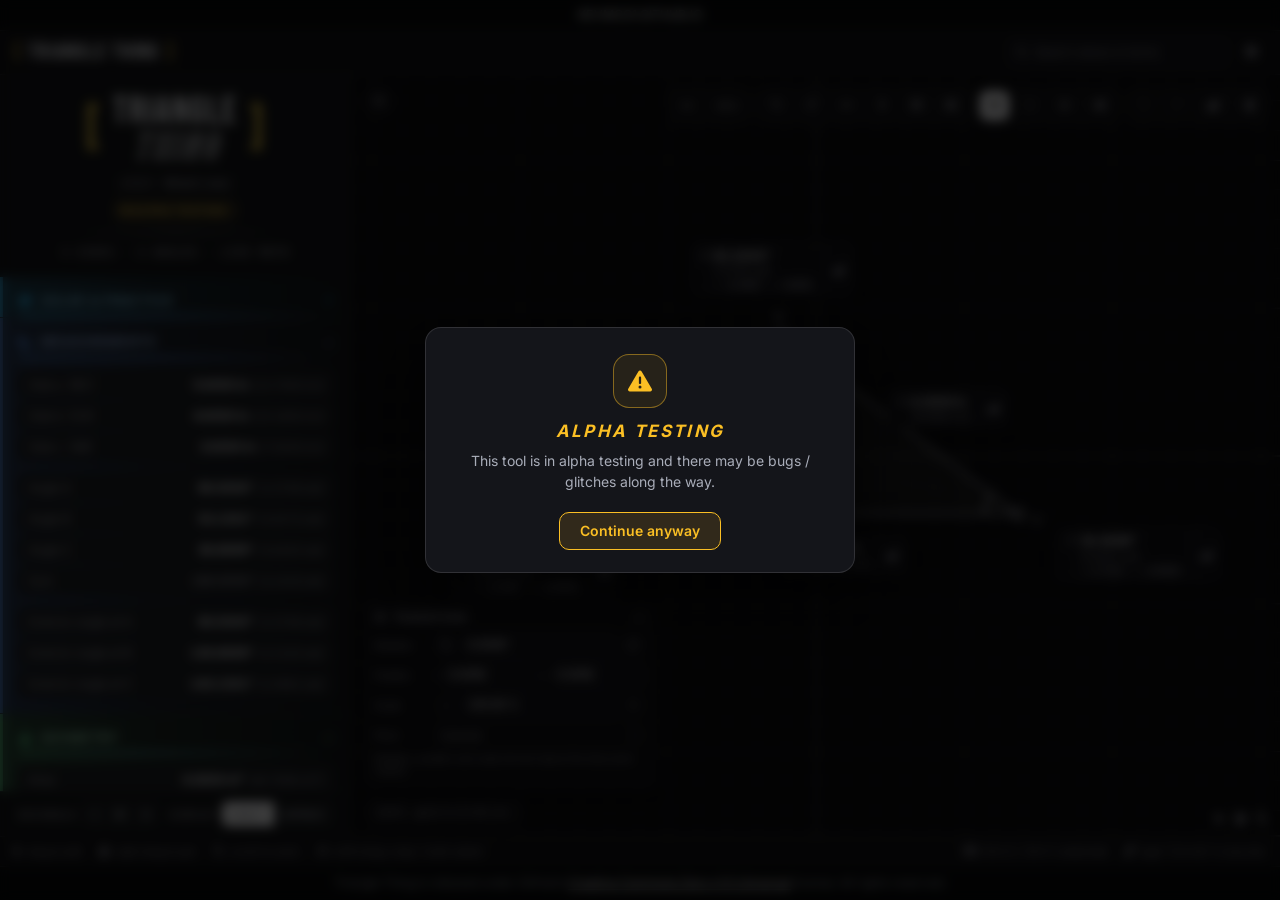
<file: index.html>
<!DOCTYPE html>
<html lang="en">
<head>
<link rel="stylesheet" href="fonts/fonts.css">
<link rel="preload" href="fonts/inter-latin-400-normal.woff2" as="font" type="font/woff2" crossorigin>

<meta charset="utf-8">
<meta name="robots" content="noai, noimageai">
<meta name="viewport" content="width=device-width,initial-scale=1,viewport-fit=cover">
<meta name="theme-color" content="#101013">
<meta name="mobile-web-app-capable" content="yes">
<meta name="apple-mobile-web-app-capable" content="yes">
<meta name="apple-mobile-web-app-status-bar-style" content="black-translucent">
<meta name="apple-mobile-web-app-title" content="Triangle">
<meta name="description" content="Drag a triangle and see every number, instantly checked.">
<link rel="icon" type="image/png" sizes="192x192" href="icon-192.png">
<link rel="manifest" href="manifest.webmanifest">
<link rel="apple-touch-icon" href="apple-touch-icon.png">
<script>
/* Which kind of device is this? Decided before anything paints, so the right layout is there from the first frame.
   mobile = a phone (or ?mobile=1): the whole page becomes an app with a bottom tab bar and sheets.
   touch  = any touch screen, tablets included: bigger handles and pinch / two-finger gestures, on top of whichever layout fits. */
(function () {
  var d = document.documentElement, u = navigator.userAgent, q = /[?&]mobile=(\d)/.exec(location.search);
  var coarse = (window.matchMedia && matchMedia("(pointer:coarse)").matches) || navigator.maxTouchPoints > 1;
  var phoneUA = /iPhone|iPod|Android.*Mobile|Mobile.*Android|Windows Phone/i.test(u);
  var small = Math.min(screen.width, screen.height) <= 600;
  var mobile = q ? q[1] === "1" : (phoneUA || (coarse && small));
  var touch = q ? q[1] === "1" : (coarse || phoneUA);
  if (mobile) d.classList.add("mobile");
  if (touch) d.classList.add("touch");
  window.__mobile = mobile; window.__touch = touch;
})();
</script>
<title>Triangle Thing</title>
<link rel="stylesheet" href="fa/css/all.min.css">
<link rel="stylesheet" href="icon_motion.css">
<link rel="preload" href="fa/webfonts/fa-solid-900.woff2" as="font" type="font/woff2" crossorigin>
<style>
:root{
  --bg:#0b0b0d; --header:#101013; --footer:#101013;
  --panel:#0f0f12; --panel-2:#131317; --pill:#111115;
  --line:#232328; --line-2:#2e2e35;
  --txt:#f2f2f4; --txt-2:#a0a0aa; --txt-3:#8c8c96;
  --accent:#ffffff; --accent-ink:#0b0b0d;
  /* palette restricted to grayscale + the three primaries (red / green / blue) */
  --violet:#c9a0ff; --orange:#ffb066;
  --red:#ff5c5c; --red-dim:#ff8a8a; --green:#46d160; --green-dim:#7ee08a; --blue:#4ea1ff; --blue-dim:#7fb8ff;
  --lock:var(--red); --lock-ink:#2a0d0d;
  --ease:cubic-bezier(.32,.72,.28,1);
  --cat-0:rgba(255,92,92,.07); --cat-1:rgba(70,209,96,.07); --cat-2:rgba(78,161,255,.07);
  --cat-3:rgba(160,160,168,.08); --cat-4:rgba(70,209,96,.12); --cat-5:rgba(78,161,255,.12); --cat-6:rgba(160,160,168,.12);
}
*{box-sizing:border-box;margin:0;padding:0}
html,body{height:100%;overflow:hidden}
body{
  font-family:'Inter',-apple-system,BlinkMacSystemFont,'Segoe UI',sans-serif;
  background:var(--bg);color:var(--txt);font-size:13px;font-weight:400;
  -webkit-font-smoothing:antialiased;user-select:none;
  display:flex;flex-direction:column;
}
input,button,select{font-family:inherit}
::-webkit-scrollbar{width:9px;height:9px}
::-webkit-scrollbar-track{background:transparent}
::-webkit-scrollbar-thumb{background:var(--line-2);border-radius:5px;border:2px solid var(--panel)}

.tbtn,#navtoggle,.stepper button,.pill .lockbtn,.sec-head,.chip,.pill,.iconbtn,.menu-item,.row.clickable{
  transition:background-color .17s var(--ease),color .17s var(--ease),border-color .17s var(--ease),
             box-shadow .17s var(--ease),opacity .17s var(--ease),transform .12s var(--ease);
}
.tbtn:active:not([disabled]),#navtoggle:active,.stepper button:active,.pill .lockbtn:active,.iconbtn:active{transform:scale(.88)}
/* keyboard focus: anything without a ring of its own gets one, and the clickable rows / headers (now reachable with Tab) and the value boxes show it too */
:where(button,a,input,select,textarea):focus-visible{outline:2px solid #5b93ea;outline-offset:2px}
.row.clickable:focus-visible,.trow:focus-visible,.sec-head:focus-visible{outline:2px solid #5b93ea;outline-offset:-2px;border-radius:6px}
.pill:focus-within{box-shadow:0 0 0 2px #5b93ea}
.tbtn:focus-visible,#navtoggle:focus-visible,.stepper button:focus-visible{outline:none;box-shadow:0 0 0 2px var(--bg),0 0 0 3px var(--txt-3)}

/* ---------------- Header / Footer ---------------- */
#appHeader{
  flex:0 0 44px;height:44px;background:var(--header);border-bottom:1px solid var(--line);
  display:flex;align-items:center;gap:10px;padding:0 14px;z-index:30;
}
#appHeader .flexgap{flex:1}
#searchWrap{position:relative;width:220px}
#searchWrap i{position:absolute;left:9px;top:50%;transform:translateY(-50%);font-size:10px;color:var(--txt-3)}
#searchBox{
  width:100%;height:28px;background:var(--panel-2);border:1px solid var(--line-2);border-radius:6px;
  color:var(--txt);font-size:11.5px;padding:0 10px 0 26px;outline:0;
}
#searchBox:focus{border-color:var(--txt-3)}
#searchBox::placeholder{color:var(--txt-3)}
.iconbtn{
  width:28px;height:28px;background:transparent;border:1px solid transparent;border-radius:6px;
  color:var(--txt-2);cursor:pointer;font-size:12px;display:grid;place-items:center;
}
.iconbtn:hover{background:var(--panel-2);color:var(--txt);border-color:var(--line-2)}

#appFooter{
  flex:0 0 30px;height:30px;background:var(--footer);border-top:1px solid var(--line);
  display:flex;align-items:center;padding:0 14px;gap:16px;z-index:30;font-size:10.5px;color:var(--txt-3);
}
#appFooter .fgap{flex:1}
.foot-ico{display:flex;align-items:center;gap:6px}
.foot-ico i{font-size:11px;color:var(--txt-3)}

#appBody{flex:1;min-height:0;display:flex;overflow:hidden}

/* ---------------- Sidebar ---------------- */
#sidebar{
  width:352px;flex:0 0 352px;height:100%;background:var(--panel);border-right:1px solid var(--line);
  display:flex;flex-direction:column;overflow:hidden;
}
.side-scroll{flex:1;overflow-y:auto;overflow-x:hidden;padding-bottom:24px}

/* Logo at the top left (same mark as Shop Tool Sim): bracketed two-line stack, solid line on top, outlined italic line below */
.hdr-logo{margin:0;display:flex;align-items:center;gap:.3em;font-family:'Bebas Neue','Inter',sans-serif;font-size:22px;font-weight:400;line-height:1;letter-spacing:.08em;white-space:nowrap;color:#e4e6ea;padding-top:2px;user-select:none}
.hdr-logo i{font-style:normal;color:#e8c547;opacity:.85}
.logo-stack{display:flex;flex-direction:column;align-items:center;gap:.06em}
.logo-top{display:block;white-space:nowrap}
.logo-bot{display:block;font-style:italic;text-transform:uppercase;letter-spacing:.2em;text-indent:.2em;color:#6d737c;white-space:nowrap}
@supports (-webkit-text-stroke:1px black){ .logo-bot{color:transparent;-webkit-text-stroke:.9px #e4e6ea} }
.logo-brk{display:block;font-size:1.55em;line-height:.78;color:#e8c547;opacity:.85}

.sec{border-bottom:1px solid var(--line);position:relative}
.sec::before{content:"";position:absolute;inset:0;background:var(--tint);pointer-events:none;z-index:0}
.sec.cat-0{--tint:var(--cat-0)} .sec.cat-1{--tint:var(--cat-1)} .sec.cat-2{--tint:var(--cat-2)}
.sec.cat-3{--tint:var(--cat-3)} .sec.cat-4{--tint:var(--cat-4)} .sec.cat-5{--tint:var(--cat-5)} .sec.cat-6{--tint:var(--cat-6)}
.sec-head,.sec-body{position:relative;z-index:1}
.sec-head{display:flex;align-items:center;gap:9px;padding:11px 14px;cursor:pointer;color:var(--txt-2)}
.sec-head:hover{background:rgba(128,128,128,.06)}
.sec-head i.ico{font-size:11px;width:13px;text-align:center;color:var(--txt-3)}
.sec-head span{flex:1;font-size:10.5px;font-weight:600;letter-spacing:.13em;text-transform:uppercase}
.sec-head i.chev{font-size:9px;color:var(--txt-3);transition:transform .22s var(--ease)}
.sec.collapsed i.chev{transform:rotate(-90deg)}
/* collapse animates max-height, driven from JS with the section's real
   measured height (see toggleSection) — grid-template-rows transitions
   between fr tracks are unreliable across engines, so this is the
   version that actually animates smoothly everywhere */
.sec-collapse{overflow:hidden;max-height:2000px;transition:max-height .32s var(--ease)}
.sec-body{padding:2px 14px 12px;display:flex;flex-direction:column;gap:2px}
.sec.searchhide{display:none}

.card{
  background:var(--panel-2);border:1px solid var(--line);border-radius:8px;padding:8px 10px;
}
.row{display:flex;align-items:baseline;gap:8px;padding:3.5px 2px;font-size:12px;border-radius:5px}
.row.withicon{align-items:center}
.row.clickable{cursor:pointer}
.row.clickable:hover{background:rgba(128,128,128,.09)}
.row.rowhide{display:none}
.row .k{color:var(--txt-3);flex:1;min-width:0;white-space:normal;overflow-wrap:break-word;text-wrap:balance;line-height:1.25}   /* a long label wraps onto a second line instead of being cut off */
.row .v{color:var(--txt);font-variant-numeric:tabular-nums;font-weight:500;letter-spacing:-.01em;text-align:right;white-space:nowrap}
.row .v .alt{color:var(--txt-3);font-size:10.5px;font-weight:400;margin-left:3px}
.row .v.dim{color:var(--txt-2);font-weight:400}
.row.hl .v{color:var(--txt)}

.tblock{margin-top:4px}
.tblock .thdr{display:grid;grid-template-columns:1fr repeat(3,52px);gap:4px;padding:2px 2px 5px;border-bottom:1px solid var(--line);margin-bottom:3px}
.tblock .thdr span{font-size:9.5px;letter-spacing:.1em;text-transform:uppercase;color:var(--txt-3);font-weight:600;text-align:right}
.tblock .thdr span:first-child{text-align:left}
.trow{display:grid;grid-template-columns:1fr repeat(3,52px);gap:4px;padding:3px 2px;border-radius:5px;cursor:pointer}
.trow:hover{background:rgba(128,128,128,.09)}
.trow .fn{color:var(--txt-3);font-size:11px;text-align:left}
.trow .c{color:var(--txt);font-weight:500;font-size:11px;text-align:right;font-variant-numeric:tabular-nums}

.chip-row{display:flex;gap:6px;flex-wrap:wrap;margin-top:6px}
.chip{font-size:10px;letter-spacing:.06em;text-transform:uppercase;font-weight:500;padding:3px 8px;border:1px solid var(--line-2);border-radius:20px;color:var(--txt-2)}
.chip.on{background:var(--txt);color:var(--bg);border-color:var(--txt)}

.side-foot{flex:0 0 auto;border-top:1px solid var(--line);padding:9px 14px;display:flex;align-items:center;gap:10px;flex-wrap:wrap}
.pf-group{display:flex;align-items:center;gap:6px}
.pf-lbl{font-size:9.5px;letter-spacing:.08em;text-transform:uppercase;color:var(--txt-3)}
.stepper{display:flex;align-items:center;gap:1px}
.stepper button{width:20px;height:20px;background:var(--panel-2);border:1px solid var(--line-2);color:var(--txt-2);cursor:pointer;font-size:9px;display:grid;place-items:center}
.stepper button:first-child{border-radius:5px 0 0 5px}
.stepper button:last-child{border-radius:0 5px 5px 0}
.stepper button:hover{background:var(--line);color:var(--txt)}
.stepper .val{width:22px;height:20px;display:grid;place-items:center;background:var(--panel-2);border-top:1px solid var(--line-2);border-bottom:1px solid var(--line-2);font-size:10.5px;font-variant-numeric:tabular-nums}
.toggle2{display:flex;border:1px solid var(--line-2);border-radius:6px;overflow:hidden}
.toggle2 button{height:22px;padding:0 8px;background:var(--panel-2);border:0;color:var(--txt-2);font-size:9.5px;letter-spacing:.06em;text-transform:uppercase;cursor:pointer}
.toggle2 button.on{background:var(--txt);color:var(--bg)}
.toggle2 button+button{border-left:1px solid var(--line-2)}

/* ---------------- Stage ---------------- */
#stage{flex:1;display:flex;flex-direction:column;min-width:0;overflow:hidden}
#viewport{position:relative;flex:1;min-height:0;overflow:hidden}
canvas{position:absolute;inset:0;width:100%;height:100%;display:block;touch-action:none}
#overlay{position:absolute;inset:0;pointer-events:none}
/* view-only fades the chrome out instead of display:none-ing it in one
   frame. visibility flips only AFTER the fade-out finishes (and at once
   on the way back in), so hidden controls can't be clicked or tabbed to,
   yet the fade itself is still visible. The sidebar and the explanation
   panel don't fade — they slide shut via JS (see setViewOnly), since
   they're real layout that the canvas has to resize into. */
#overlay,#toolbar,#navtoggle,#zoomtag{transition:opacity .3s var(--ease),visibility 0s linear 0s}
body.view-only #overlay,body.view-only #toolbar,body.view-only #navtoggle,body.view-only #zoomtag{
  opacity:0;visibility:hidden;pointer-events:none;
  transition:opacity .3s var(--ease),visibility 0s linear .3s;
}
#appHeader,#appFooter{transition:opacity .35s var(--ease)}
body.view-only #appHeader,body.view-only #appFooter{opacity:.35}
body.view-only #viewport{cursor:default}
/* the only control left reachable in view-only mode: a way back out of it */
#exitViewOnly{
  position:absolute;top:12px;right:12px;z-index:6;display:flex;height:29px;padding:0 12px;align-items:center;gap:7px;
  background:var(--panel);border:1px solid var(--line-2);border-radius:7px;color:var(--txt-2);cursor:pointer;font-size:11px;
  opacity:0;visibility:hidden;transform:translateY(-4px);
  transition:opacity .25s var(--ease),transform .25s var(--ease),visibility 0s linear .25s,background-color .17s var(--ease),color .17s var(--ease);
}
#exitViewOnly:hover{background:var(--panel-2);color:var(--txt)}
body.view-only #exitViewOnly{
  opacity:1;visibility:visible;transform:none;
  transition:opacity .3s var(--ease) .15s,transform .3s var(--ease) .15s,visibility 0s linear 0s,background-color .17s var(--ease),color .17s var(--ease);
}

/* ---------------- Pills ---------------- */
.pill{position:absolute;pointer-events:auto;display:flex;align-items:stretch;background:var(--pill);border:1px solid var(--line-2);border-radius:8px;transform:translate(-50%,-50%);box-shadow:0 4px 16px rgba(0,0,0,.35)}
.pill:hover{border-color:var(--txt-3)}
.pill{touch-action:none;cursor:grab}
.pill input{cursor:text}
.pill .lockbtn{cursor:pointer}
.pill.dragging,.pill.dragging input{cursor:grabbing;user-select:none;-webkit-user-select:none}
.pill.dragging{z-index:7;border-color:var(--txt);box-shadow:0 8px 24px rgba(0,0,0,.55)}
.pill-body{display:flex;flex-direction:column;justify-content:center;padding:4px 0 5px;min-height:36px}
.pill-main{display:flex;align-items:center;height:16px}
.pill .tag{padding:0 5px 0 9px;font-size:10.5px;font-weight:600;color:var(--txt-3);font-style:italic;display:flex;align-items:center;height:100%}
.pill input{background:transparent;border:0;outline:0;color:var(--txt);font:500 12px 'Inter',sans-serif;letter-spacing:-.01em;padding:0;width:74px}
.pill-alt{padding:1px 9px 0 22px;font-size:10px;line-height:12px;color:var(--txt-3);white-space:nowrap}
.pill-coord{display:flex;gap:5px;padding:2px 9px 0 22px}
.pill-coord input{width:38px;font-size:10px;color:var(--txt-2);border-bottom:1px dashed var(--line-2)}
.pill-coord span{font-size:9px;color:var(--txt-3);align-self:center}
.pill .lockbtn{width:27px;background:transparent;border:0;border-left:1px solid var(--line-2);border-radius:0 7px 7px 0;color:var(--txt-3);cursor:pointer;font-size:10px;display:grid;place-items:center}
.pill .lockbtn:hover{background:var(--panel-2);color:var(--txt)}

/* the locked outline draws itself as two arcs that start at opposite
   corners (top-left, bottom-right) and race around to meet each other.
   Sized in real pixels every frame (viewBox == the pill's own box) so
   the rounded corners are true circles, matching the pill's own
   border-radius exactly — no stretched/oval corners, no stray sharp
   rectangle showing through the rounded one. */
/* the ring sits ON the pill's 1px border, not inside it: the svg is
   stretched over the whole border box (inset:-1px), and the stroke's
   outer edge is placed exactly on that box's edge (see RING). Drawn
   inside the border instead, the gray border stayed visible as a dark
   line all the way around the red. */
.lockring{position:absolute;top:-1px;left:-1px;width:calc(100% + 2px);height:calc(100% + 2px);pointer-events:none;overflow:visible}
.lockring rect{fill:none;stroke:var(--lock);stroke-width:2.25}
.lockring rect.draw{opacity:0}
.lockring rect.rot{transform-box:fill-box;transform-origin:center;transform:rotate(180deg)}

.pill.locked{box-shadow:0 4px 16px rgba(0,0,0,.35)}
/* ring fully drawn (not mid draw-in/undraw): the border underneath goes
   red as well, so no gray antialiasing fringe can show at the corners */
.pill.ring-full,.pill.ring-full:hover{border-color:var(--lock)}
.pill.locked .tag{color:var(--lock)}
.pill.locked .lockbtn{color:var(--lock);border-left-color:var(--lock)}
.pill.locked .lockbtn:hover{background:rgba(255,92,92,.15)}
.pill.conflict{border-style:dashed}
.pill .warn{display:none;padding:0 6px 0 2px;font-size:10px;color:var(--txt-2)}
.pill.conflict .warn{display:block;color:var(--lock)}
.pill.active{border-color:var(--txt)}
.pill.selected{box-shadow:0 0 0 2px var(--blue),0 4px 16px rgba(0,0,0,.35)}

/* ---------------- Toolbar ---------------- */
#toolbar{position:absolute;top:12px;right:12px;display:flex;gap:6px;z-index:5;flex-wrap:wrap;justify-content:flex-end;max-width:70vw}
.tbtn{height:29px;min-width:29px;padding:0 8px;background:var(--panel);border:1px solid var(--line-2);border-radius:7px;color:var(--txt-2);cursor:pointer;font-size:11px;display:flex;align-items:center;justify-content:center;gap:6px;opacity:.95}
.tbtn:hover:not([disabled]){background:var(--panel-2);color:var(--txt);border-color:var(--txt-3)}
.tbtn.on{background:var(--txt);color:var(--bg);border-color:var(--txt)}
.tbtn.on:hover{opacity:.85}
.tbtn[disabled]{opacity:.3;cursor:default}
.tbtn .t{font-size:9.5px;font-weight:600;letter-spacing:.08em}
.tgroup{display:flex;gap:6px;background:rgba(128,128,128,.06);border:1px solid var(--line);border-radius:8px;padding:3px}

#navtoggle{position:absolute;top:12px;left:12px;z-index:5;height:29px;width:29px;background:var(--panel);border:1px solid var(--line-2);border-radius:7px;color:var(--txt-2);cursor:pointer;font-size:11px;display:grid;place-items:center}
#navtoggle:hover{background:var(--panel-2);color:var(--txt)}

#cornerHints{position:absolute;right:12px;bottom:10px;z-index:4;display:flex;gap:10px;align-items:center;pointer-events:none}
#cornerHints .h{display:flex;align-items:center;gap:5px;color:var(--txt-3);font-size:10px;background:rgba(20,20,24,.001)}
#cornerHints i{font-size:12px}
#zoomtag{
  position:absolute;left:12px;bottom:10px;z-index:4;font-size:10.5px;color:var(--txt-2);font-variant-numeric:tabular-nums;pointer-events:none;
  background:var(--panel);border:1px solid var(--line-2);border-radius:7px;padding:5px 10px;
  box-shadow:0 4px 16px rgba(0,0,0,.3);white-space:nowrap;
}

/* ---------------- Explanation panel ---------------- */
/* a real docked panel — a flex child of #stage, not an overlay floating
   on top of the canvas. Opening it actually shrinks the viewport (the
   canvas resizes to make room), and its height is driven from JS
   (see setPanelOpen) so the resize happens smoothly, frame by frame,
   instead of the canvas snapping once the CSS transition finishes. */
.modal-backdrop{
  flex:0 0 auto;height:0;overflow:hidden;
  display:flex;flex-direction:column;
  background:var(--panel);border-top:1px solid var(--line-2);
  box-shadow:0 -8px 34px rgba(0,0,0,.35);
}
.modal{flex:1;display:flex;flex-direction:column;min-height:0;overflow:hidden}
.modal-head{flex:0 0 auto;display:flex;align-items:center;gap:10px;padding:11px 14px;border-bottom:1px solid var(--line)}
.modal-head h2{font-size:13px;font-weight:600;flex:1}
.modal-body{overflow-y:auto;min-height:0}
.modal-body{padding:14px 16px;font-size:12.5px;line-height:1.7;color:var(--txt-2);user-select:text}
.modal-body .big{display:flex;gap:14px;margin-bottom:12px}
.modal-body .bigv{flex:1;position:relative;background:var(--panel-2);border:1px solid var(--line);border-radius:8px;padding:9px 11px}
.modal-body .bigv .lbl{font-size:9.5px;letter-spacing:.08em;text-transform:uppercase;color:var(--txt-3);margin-bottom:3px}
.modal-body .bigv .num{font-size:15px;color:var(--txt);font-weight:600;font-variant-numeric:tabular-nums;padding-right:24px}
.modal-body p{margin-bottom:8px;color:var(--txt-2)}

/* readable, color-coded equations with real fraction bars */
.eqn{background:var(--panel-2);border:1px solid var(--line);border-radius:8px;padding:13px 14px;font-size:14.5px}
.eqn-line{display:flex;align-items:center;flex-wrap:wrap;row-gap:6px;gap:0;min-height:30px;padding:8px 0;line-height:1.9;color:var(--txt-2)}
.eqn-line+.eqn-line{border-top:1px dashed var(--line)}
/* the actual formula/text content, as a single flex item — see the
   comment on EL/BOXED/NOTE for why this wrapper has to exist at all */
.eqn-line .eqn-content{flex:1 1 auto;min-width:0}
/* copy-to-clipboard, on every equation line and every big value */
.copy-btn{
  flex:0 0 auto;margin:0 0 0 auto;width:24px;height:22px;
  border:1px solid var(--line-2);background:var(--panel);border-radius:5px;
  color:var(--txt-3);cursor:pointer;font-size:10px;display:grid;place-items:center;
}
.copy-btn:hover{background:var(--panel-2);color:var(--txt);border-color:var(--txt-3)}
.copy-btn.copied{color:var(--green);border-color:var(--green)}
.copy-btn-bigv{position:absolute;top:7px;right:7px;margin:0;width:20px;height:20px;font-size:9px}
/* the line that states the final, fully-resolved answer gets its own box */
.eqn-line.eqn-final{
  margin:10px 0 2px;padding:10px 13px;border:1.5px solid var(--txt-2);border-radius:7px;
  background:rgba(128,128,128,.08);color:var(--txt);font-weight:600;
}
.eqn-line.eqn-final+.eqn-line{border-top:0}
/* a short aside explaining WHY a unit/representation conversion is
   happening right here (deg→rad, etc.) — reads as prose, not as a
   formula step, so it's set apart from the eqn-line rhythm around it */
.eqn-line.eqn-note{
  font-style:italic;font-size:.86em;line-height:1.5;color:var(--txt-3);
  padding:6px 0;min-height:0;gap:8px;
}
.eqn-line.eqn-note i{flex:0 0 auto;font-size:.95em;opacity:.8}
.frac{display:inline-flex;flex-direction:column;vertical-align:middle;text-align:center;margin:0 5px;line-height:1.3;font-size:.92em}
.frac .num{border-bottom:1.4px solid var(--txt-3);padding:0 4px 2px;white-space:nowrap}
.frac .den{padding:2px 4px 0;white-space:nowrap}
.op{color:var(--txt-3);margin:0 2px}
.var{font-weight:700;padding:0 1px}
/* every colored variable or number points at something on the triangle
   when clicked — a slight lift on hover says so */
.eqn .var[class*="var-"],.eqn .numv[class*="var-"],.bigv .var[class*="var-"]{cursor:pointer;border-radius:3px}
.eqn .var[class*="var-"]:hover,.eqn .numv[class*="var-"]:hover,.bigv .var[class*="var-"]:hover{background:rgba(78,161,255,.22)}
/* uncolored values that still map to something drawable (an altitude's
   length, a trig construction's opposite/adjacent leg, a center point) */
.eqn .hlv{cursor:pointer;border-radius:3px;text-decoration:underline dotted;text-underline-offset:3px;text-decoration-color:var(--txt-3)}
.eqn .hlv:hover{background:rgba(78,161,255,.22)}
/* whatever value is currently lit up on the canvas */
.eqn .hl-on,.bigv .hl-on{background:rgba(78,161,255,.26);box-shadow:0 0 0 1px var(--blue);border-radius:3px}
/* .numv MUST be declared before the .var-X color rules below. Every
   substituted number carries BOTH classes ("numv var-a"), and since
   both are single-class selectors of equal specificity, CSS breaks the
   tie by source order — whichever is declared LAST wins. With .numv
   declared first, the .var-X color rules (declared after) correctly
   win and the number gets colored; get this backwards and every single
   substituted value silently renders in plain default text with no
   visible error anywhere — exactly the bug that was here before. */
.numv{font-variant-numeric:tabular-nums;color:var(--txt)}
.eqn sub{font-size:.7em;line-height:0}
/* a/A, b/B, c/C each share one primary hue (dim for the side, full for
   the angle). R, r, s and Area aren't tied to one particular side or
   vertex, so they can't borrow red/green/blue — but plain gray text is
   indistinguishable from ordinary unstyled copy, so each gets its own
   chip (a light background + border) instead of relying on a subtle
   text-color difference nobody can actually see. */
.var-a{color:var(--red-dim)} .var-b{color:var(--green-dim)} .var-c{color:var(--blue-dim)}
.var-A{color:var(--red)} .var-B{color:var(--green)} .var-C{color:var(--blue)}
.var-sin{color:var(--violet)} .var-cos{color:var(--orange)}
.var-R,.var-r,.var-s,.var-area{
  color:var(--txt);border-radius:4px;padding:0 4px;margin:0 1px;
  border:1px solid var(--chip-border);background:var(--chip-bg);
}
.var-R{--chip-bg:rgba(255,255,255,.16);--chip-border:rgba(255,255,255,.4)}
.var-r{--chip-bg:rgba(255,255,255,.10);--chip-border:rgba(255,255,255,.28);border-style:dashed}
.var-s{--chip-bg:transparent;--chip-border:var(--txt-2)}
.var-area{--chip-bg:rgba(255,255,255,.10);--chip-border:rgba(255,255,255,.28)}
.expandable{cursor:pointer;text-decoration:underline dotted;text-underline-offset:2px;text-decoration-color:var(--txt-3)}
.expandable:hover{text-decoration-color:var(--txt)}
.expandable.expanded{text-decoration:none;font-size:.92em}

/* small schematic icons that sit beside a row to show what it refers to */
.row-icon{flex:0 0 auto;width:30px;height:24px;margin-right:1px;color:var(--txt-3)}
.row-icon .hl{stroke:var(--blue)}
.settings-row{display:flex;align-items:center;gap:10px;padding:9px 0;border-bottom:1px solid var(--line)}
.settings-row:last-child{border-bottom:0}
.settings-row .lbl{flex:1;font-size:12px;color:var(--txt)}
.settings-row input[type=color]{width:32px;height:24px;border:1px solid var(--line-2);border-radius:5px;background:none;cursor:pointer;padding:0}
.menu{position:fixed;z-index:70;background:var(--panel);border:1px solid var(--line-2);border-radius:9px;box-shadow:0 10px 30px rgba(0,0,0,.4);padding:4px;min-width:130px}
.menu-item{padding:7px 10px;font-size:12px;border-radius:6px;cursor:pointer;color:var(--txt-2);display:flex;align-items:center;justify-content:space-between}
.menu-item:hover{background:var(--panel-2);color:var(--txt)}
.menu-item.on{color:var(--txt);font-weight:600}

/* ---------------- Tooltips ----------------
   Pure CSS: the text lives in data-tip and is drawn by ::after, so it
   matches the app's own look instead of the browser's native title
   popup. Placement defaults to centered below the element; data-tip-pos
   picks another side, and the -start/-end variants pin the tip to one
   edge so controls hugging a screen edge don't push it off-screen.
   A short show-delay (and no delay on hide) keeps a mouse just passing
   over a row of buttons from strobing tips on and off. */
.tbtn,.iconbtn,#cornerHints .h,.expandable,.copy-btn:not(.copy-btn-bigv){position:relative}
#cornerHints .h{pointer-events:auto;cursor:default}
[data-tip]::after{
  content:attr(data-tip);position:absolute;z-index:80;pointer-events:none;
  top:calc(100% + 7px);left:50%;transform:translate(calc(-50% + var(--tip-dx,0px)),-3px);
  padding:5px 8px;border-radius:6px;white-space:nowrap;
  background:var(--panel);color:var(--txt);border:1px solid var(--line-2);
  box-shadow:0 6px 20px rgba(0,0,0,.35);
  font:500 10.5px/1.25 'Inter',sans-serif;letter-spacing:0;text-transform:none;font-style:normal;
  text-decoration:none;text-align:left;
  opacity:0;visibility:hidden;
  transition:opacity .12s var(--ease),transform .12s var(--ease),visibility 0s linear .12s;
}
[data-tip]:hover::after{
  opacity:1;visibility:visible;transform:translate(calc(-50% + var(--tip-dx,0px)),0);
  transition:opacity .15s var(--ease) .35s,transform .15s var(--ease) .35s,visibility 0s linear .35s;
}
/* never while pressed — a tip popping up mid-click just gets in the way */
[data-tip]:active::after{opacity:0;visibility:hidden;transition:none}
[data-tip-pos="bottom-end"]::after{left:auto;right:0;transform:translate(var(--tip-dx,0px),-3px)}
[data-tip-pos="bottom-end"]:hover::after{transform:translate(var(--tip-dx,0px),0)}
[data-tip-pos="bottom-start"]::after{left:0;transform:translate(var(--tip-dx,0px),-3px)}
[data-tip-pos="bottom-start"]:hover::after{transform:translate(var(--tip-dx,0px),0)}
[data-tip-pos="top"]::after{top:auto;bottom:calc(100% + 7px);transform:translate(calc(-50% + var(--tip-dx,0px)),3px)}
[data-tip-pos="top"]:hover::after{transform:translate(calc(-50% + var(--tip-dx,0px)),0)}
[data-tip-pos="top-end"]::after{top:auto;bottom:calc(100% + 7px);left:auto;right:0;transform:translate(var(--tip-dx,0px),3px)}
[data-tip-pos="top-end"]:hover::after{transform:translate(var(--tip-dx,0px),0)}
[data-tip-pos="left"]::after{top:50%;left:auto;right:calc(100% + 7px);transform:translate(3px,calc(-50% + var(--tip-dy,0px)))}
[data-tip-pos="left"]:hover::after{transform:translate(0,calc(-50% + var(--tip-dy,0px)))}
/* tipfit.js nudges a tip back on screen (--tip-dx / --tip-dy) or flips it to the other side when it would run off an edge */
[data-tip-flip="up"]::after{top:auto!important;bottom:calc(100% + 7px)!important}
[data-tip-flip="down"]::after{bottom:auto!important;top:calc(100% + 7px)!important}
/* the tip's own z-index only counts inside its element's stacking context
   (.tbtn's opacity:.95 makes one per button), so the hovered element
   itself has to rise above its siblings — or a wrapped second toolbar
   row, or the neighbouring pill, paints straight over the tip */
[data-tip]:hover{z-index:90}
/* the conflict tip is a sentence, not a label — let it wrap */
.pill[data-tip]::after{white-space:normal;width:max-content;max-width:230px}

@media (max-width:900px){
  html:not(.mobile) #sidebar{position:absolute;left:0;top:0;bottom:0;z-index:20;box-shadow:0 0 48px rgba(0,0,0,.7);width:352px}
  #searchWrap{width:140px}
}

/* ---------------- Sidebar, in the Shop Tool Sim style ---------------- */
:root{--raise:#1b1d20;--raise-2:#24272b;--side-bg:#131416;--side-line:#222428;--side-ink:#ececee;--c0:#5b93ea;--c1:#5fcf8a;--c2:#e8b547;--c3:#a78bfa;--c4:#f472b6;--c5:#fb923c;--c6:#94a3b8;--c7:#38bdf8;--c8:#facc15}
#sidebar{background:var(--side-bg);border-right:1px solid var(--side-line)}
.side-logo{flex:0 0 auto;padding:20px 18px 14px;text-align:center}
.side-logo .logo-mark{margin:0;font-family:'Bebas Neue','Inter',sans-serif;font-size:2.35rem;font-weight:400;letter-spacing:.055em;line-height:.9;color:#e4e6ea;display:flex;align-items:center;justify-content:center;gap:.28em;user-select:none}
.side-logo .logo-bot{letter-spacing:.1em;text-indent:.1em}
@supports (-webkit-text-stroke:1px black){ .side-logo .logo-bot{-webkit-text-stroke:1.4px #e4e6ea} }
.logo-rule{width:100%;max-width:210px;height:1.5px;margin:12px auto 8px;background:linear-gradient(90deg,transparent 0%,var(--side-ink) 50%,transparent 100%);opacity:.35}
.logo-foot{display:flex;align-items:center;justify-content:center;min-height:22px}
.logo-range{color:var(--txt-3);font-family:ui-monospace,SFMono-Regular,Menlo,Consolas,monospace;font-size:10.5px;font-weight:600;letter-spacing:.12em;text-transform:uppercase}
.side-scroll{padding-bottom:0}
.sec{--sc:var(--c6);border-bottom:1px solid var(--side-line);background:linear-gradient(90deg,color-mix(in srgb,var(--sc) 22%,transparent) 0%,color-mix(in srgb,var(--sc) 8%,transparent) 45%,transparent 100%);box-shadow:inset 3px 0 0 color-mix(in srgb,var(--sc) 75%,transparent)}
.sec::before{display:none}
.sec{display:flow-root}
.sec.cat-0{--sc:var(--c0)}.sec.cat-1{--sc:var(--c1)}.sec.cat-2{--sc:var(--c2)}.sec.cat-3{--sc:var(--c3)}.sec.cat-4{--sc:var(--c4)}.sec.cat-5{--sc:var(--c5)}.sec.cat-6{--sc:var(--c6)}.sec.cat-7{--sc:var(--c7)}.sec.cat-8{--sc:var(--c8)}
.sec-head{position:relative;margin:16px 18px 0;padding:0 0 9px;gap:9px;color:color-mix(in srgb,var(--sc) 55%,var(--side-ink))}
.sec-head:hover{background:transparent;color:color-mix(in srgb,var(--sc) 35%,var(--side-ink))}
.sec-head::after{content:"";position:absolute;left:0;right:0;bottom:0;height:2px;border-radius:2px;background:linear-gradient(90deg,var(--sc) 0%,color-mix(in srgb,var(--sc) 45%,#5b93ea) 42%,transparent 100%)}
.sec-head i.ico{font-size:12px;width:14px;color:var(--sc)}
.sec-head span{font-family:"Roboto","Inter",system-ui,sans-serif;font-style:italic;font-weight:700;font-size:13px;letter-spacing:.1em;line-height:1.2}
.sec-head i.chev{color:var(--sc)}
.sec-body{padding:12px 18px 16px;gap:4px}
.row{background:var(--raise);border-radius:6px;padding:6px 10px;gap:10px;font-size:12px}
.row.clickable:hover{background:var(--raise-2)}
.row .k{color:var(--txt-2)}
.row .v{font-weight:600;color:var(--side-ink)}
.row .v.dim{font-weight:500}
.tblock{margin-top:2px;background:var(--raise);border-radius:8px;padding:6px 8px}
.tblock .thdr{border-bottom-color:var(--side-line)}
.trow:hover{background:var(--raise-2)}
.trow .c{font-weight:600;color:var(--side-ink)}
.chip{border:0;border-radius:6px;background:var(--raise);color:var(--txt-2);font-weight:600;padding:5px 10px}
.chip.on{background:var(--side-ink);color:var(--side-bg)}
.side-foot{border-top:1px solid var(--side-line);padding:10px 18px;gap:12px}
.pf-lbl{font-weight:700;letter-spacing:.1em}
.stepper button{background:var(--raise);border:0;width:24px;height:24px;color:var(--txt)}
.stepper button:hover{background:var(--raise-2)}
.stepper .val{background:var(--raise);border:0;width:26px;height:24px;font-weight:600}
.toggle2{border:0;border-radius:6px;background:var(--raise)}
.toggle2 button{height:24px;background:var(--raise);font-weight:600;color:var(--txt-2)}
.toggle2 button:hover{background:var(--raise-2)}
.toggle2 button.on{background:var(--side-ink);color:var(--side-bg)}
.toggle2 button+button{border-left:0}

/* ---------------- Phone app mode (html.mobile): bottom tab bar, sheets, safe areas ---------------- */
#tabbar,#scrim,.side-license,.sheet-grab{display:none}
html.touch,html.touch body{overscroll-behavior:none;-webkit-tap-highlight-color:transparent;-webkit-touch-callout:none;touch-action:manipulation}
html.touch [data-tip]::after{display:none!important}
@supports (height:100dvh){ html.mobile,html.mobile body{height:100dvh} }
/* iOS Safari: the keyboard does not shrink the layout viewport, it pans the page and scrolls overflow:hidden boxes to reveal the focused
   box, which dragged the canvas and the labels apart. Pin the app to the visual viewport instead (--app-h / translateY set from JS). */
html.mobile.vvpin body{position:fixed;left:0;right:0;top:0;height:var(--app-h,100dvh);overflow:hidden;will-change:transform}
html.mobile{--tab-h:58px;--hdr-h:50px;--st:env(safe-area-inset-top,0px);--sb:env(safe-area-inset-bottom,0px);--sl:env(safe-area-inset-left,0px);--sr:env(safe-area-inset-right,0px)}
html.mobile body{padding-left:var(--sl);padding-right:var(--sr);background:var(--header)}
html.mobile .site-head,html.mobile .foot,html.mobile #appFooter,html.mobile #cornerHints,html.mobile #navtoggle,html.mobile #zoomtag{display:none}
html.mobile #appHeader{flex:0 0 calc(var(--hdr-h) + var(--st));height:calc(var(--hdr-h) + var(--st));padding:var(--st) 14px 0;background:var(--header)}
html.mobile .hdr-logo{font-size:19px}
html.mobile #searchWrap{display:none}
html.mobile #appHeader .iconbtn{width:42px;height:42px;font-size:15px}
html.mobile #appBody{position:relative}
html.mobile #stage{padding-bottom:calc(var(--tab-h) + var(--sb))}
html.mobile #viewport{border-radius:0}
/* the bottom tab bar */
html.mobile #tabbar{display:flex;position:fixed;left:0;right:0;bottom:0;z-index:60;height:calc(var(--tab-h) + var(--sb));padding:0 var(--sr) var(--sb) var(--sl);background:var(--header);border-top:1px solid var(--line)}
html.mobile #tabbar button{flex:1;display:flex;flex-direction:column;align-items:center;justify-content:center;gap:3px;background:transparent;border:0;color:var(--txt-3);font-size:10px;font-weight:600;letter-spacing:.04em;cursor:pointer;position:relative;padding:0}
html.mobile #tabbar button i{font-size:19px}
html.mobile #tabbar button.on{color:var(--txt)}
html.mobile #tabbar button.on::before{content:"";position:absolute;top:0;left:28%;right:28%;height:3px;border-radius:0 0 3px 3px;background:var(--blue)}
html.mobile #tabbar button:active{background:rgba(128,128,128,.12)}
html.mobile #scrim{display:block;position:fixed;inset:0;z-index:40;background:rgba(0,0,0,.5);opacity:0;visibility:hidden;transition:opacity .25s var(--ease),visibility 0s linear .25s}
html.mobile.sheet-open #scrim{opacity:1;visibility:visible;transition:opacity .25s var(--ease)}
/* the three sheets: statistics (the old sidebar), transform, and tools (the old toolbar) */
html.mobile #sidebar,html.mobile #xform,html.mobile #toolbar{position:fixed;left:var(--sl);right:var(--sr);bottom:calc(var(--tab-h) + var(--sb));width:auto;max-width:none;z-index:50;border:0;border-top:1px solid var(--line-2);border-radius:20px 20px 0 0;box-shadow:0 -12px 40px rgba(0,0,0,.55);transform:translateY(calc(100% + var(--tab-h) + var(--sb) + 20px));visibility:hidden;transition:transform .32s var(--ease),visibility 0s linear .32s}
html.mobile #sidebar{display:flex!important;flex:none!important;top:calc(var(--hdr-h) + var(--st) + 10px);height:auto;background:var(--side-bg)}
html.mobile.sheet-stats #sidebar,html.mobile.sheet-xform #xform,html.mobile.sheet-tools #toolbar{transform:none;visibility:visible;transition:transform .32s var(--ease),visibility 0s}
html.mobile .sheet-grab{display:block;position:absolute;top:7px;left:50%;width:40px;height:5px;margin-left:-20px;border-radius:3px;background:var(--line-2);z-index:3}
html.mobile #sidebar .side-logo{display:none}
html.mobile #sidebar{padding-top:22px}
html.mobile .side-scroll{-webkit-overflow-scrolling:touch;overscroll-behavior:contain}
html.mobile #sideSearch{display:block;padding:4px 16px 10px}
html.mobile #sideSearch #searchWrap{display:block;width:100%}
html.mobile #sideSearch #searchBox{height:40px;font-size:16px;border-radius:10px;padding-left:34px}
html.mobile #sideSearch #searchWrap i{left:12px;font-size:13px}
html.mobile .side-license{display:block;padding:14px 18px 20px;font-size:10.5px;line-height:1.5;color:var(--txt-3);text-align:center}
html.mobile .side-license a{color:var(--txt-2)}
html.mobile .sec-head{padding-bottom:11px}
html.mobile .row{padding:10px 12px;font-size:13px}
html.mobile .trow{padding:7px 2px}
html.mobile .trow .c,html.mobile .trow .fn{font-size:12px}
html.mobile .chip{padding:8px 12px;font-size:11px}
html.mobile .side-foot{padding:10px 16px;flex-wrap:nowrap;justify-content:space-between;gap:8px}
html.mobile .pf-lbl{font-size:9px}
html.mobile .stepper button{width:36px;height:34px;font-size:12px}
html.mobile .stepper .val{width:34px;height:34px;font-size:13px}
html.mobile .toggle2 button{height:34px;padding:0 11px;font-size:10.5px}
/* transform sheet */
html.mobile #xform{padding:10px 16px calc(14px);font-size:13px}
html.mobile #xform .xf-head{height:34px;padding:6px 0 0;font-size:12px}
html.mobile #xform .xf-head .chev{display:none}
html.mobile #xform.collapsed .xf-body{display:grid}
html.mobile #xform .xf-body{padding:4px 0 6px;gap:10px}
html.mobile .xf-row{gap:8px}
html.mobile .xf-row .xl{flex:0 0 66px;font-size:12px}
html.mobile .xf-row input{height:42px;font-size:16px;border-radius:10px;padding:0 10px}
html.mobile .xf-row .tbtn{height:42px;min-width:46px;border-radius:10px;font-size:14px}
html.mobile .xf-row .xs{font-size:12px}
html.mobile .xf-note{font-size:11.5px}
/* tools sheet: the toolbar's groups become labelled grids of big buttons */
html.mobile #toolbar{display:flex;flex-direction:column;flex-wrap:nowrap;justify-content:flex-start;gap:14px;max-width:none;top:auto;padding:22px 16px 16px;background:var(--panel);align-items:stretch}
html.mobile #grpUnits{grid-template-columns:repeat(2,1fr)!important}
html.mobile #grpTransform{grid-template-columns:repeat(6,1fr)!important}
html.mobile #grpView{grid-template-columns:repeat(4,1fr)!important}
html.mobile #toolbar .tgroup{display:grid;grid-template-columns:repeat(auto-fit,minmax(58px,1fr));gap:8px;padding:0;border:0;background:transparent;position:relative;margin-top:16px}
html.mobile #toolbar .tgroup::before{position:absolute;top:-16px;left:2px;font-size:9.5px;font-weight:700;letter-spacing:.12em;text-transform:uppercase;color:var(--txt-3)}
html.mobile #grpUnits::before{content:"Units"}
html.mobile #grpTransform::before{content:"Rotate, flip & scale"}
html.mobile #grpView::before{content:"View"}
html.mobile #toolbar .tbtn{height:50px;min-width:0;border-radius:12px;font-size:17px;background:var(--panel-2)}
html.mobile #toolbar .tbtn .t{font-size:12px}
html.mobile #toolbar .tbtn.on{background:var(--txt);color:var(--bg)}
html.mobile .tools-link{display:block;margin-top:14px;text-align:center;font-size:12px;color:var(--txt-3);text-decoration:none}
html.mobile .tools-link:hover{color:var(--txt)}
/* undo / redo / unlock / reset float over the canvas, always one thumb away */
html.mobile #grpHist{position:absolute;top:10px;right:10px;z-index:5;display:flex;gap:6px;padding:4px;border:1px solid var(--line-2);border-radius:14px;background:var(--panel);box-shadow:0 4px 16px rgba(0,0,0,.35);margin:0}
html.mobile #grpHist::before{content:none}
html.mobile #grpHist .tbtn{width:44px;height:44px;min-width:44px;border-radius:10px;font-size:16px;background:transparent;border-color:transparent}
html.mobile #viewport>#grpHist{transition:opacity .3s var(--ease)}
html.mobile body.view-only #tabbar,html.mobile body.view-only #grpHist{opacity:0;visibility:hidden;pointer-events:none}
html.mobile #exitViewOnly{top:calc(10px);right:10px;height:44px;border-radius:14px}
/* the canvas labels: roomier touch targets, and nothing that needs a hover */
html.touch .pill{box-shadow:0 3px 10px rgba(0,0,0,.4)}
/* 16px: iOS Safari zooms the whole page in when an input under 16px gets focus, and the zoomed-in page is what scrambled the layout while typing */
html.mobile .pill input{font-size:16px;width:60px}
html.mobile .pill .tag{padding:0 3px 0 8px}
html.mobile .pill-alt{display:none}
html.mobile .pill .lockbtn{width:34px}
html.mobile .pill-body{min-height:40px}
html.mobile .pill:not(.active):not(.selected) .pill-coord{display:none}
html.mobile .pill-coord input{width:44px;font-size:16px}
html.mobile .pill.active{z-index:6} /* the box being typed in is never covered by a neighbouring label */
@media (max-width:380px){ html.mobile .side-foot{flex-wrap:wrap} }
/* explanation panel sits above the tab bar */
html.mobile .modal-head{padding:12px 16px}
html.mobile .modal-body{padding:14px 16px calc(14px)}
html.mobile .copy-btn{width:32px;height:30px}
/* landscape phones: a slimmer header and tab bar, shorter sheets */
@media (orientation:landscape) and (max-height:520px){
  html.mobile{--tab-h:44px;--hdr-h:40px}
  html.mobile #tabbar button{flex-direction:row;gap:7px;font-size:11px}
  html.mobile #tabbar button i{font-size:15px}
  html.mobile #sidebar{top:calc(var(--hdr-h) + var(--st) + 4px)}
  html.mobile #sideSearch{display:none}
    html.mobile .side-foot{padding:6px 16px}
  html.mobile .hdr-logo{font-size:15px}
  html.mobile #sidebar{padding-top:16px}
  html.mobile #grpTransform{grid-template-columns:repeat(6,1fr)!important}
  html.mobile #toolbar{flex-direction:row;flex-wrap:wrap;gap:6px 14px;padding:14px 14px 10px}
  html.mobile #toolbar .tgroup{margin-top:14px;grid-template-columns:repeat(auto-fit,minmax(46px,1fr));flex:1 1 220px}
  html.mobile #toolbar .tbtn{height:40px}
  html.mobile #xform{max-height:calc(100vh - var(--hdr-h) - var(--st) - var(--tab-h) - var(--sb) - 8px);overflow:auto}
  html.mobile #xform .xf-body{grid-template-columns:1fr 1fr;column-gap:14px}
  html.mobile .xf-note{grid-column:1 / -1}
}
@media (prefers-reduced-motion: reduce){ html.mobile #sidebar,html.mobile #xform,html.mobile #toolbar,html.mobile #scrim{transition:none} }

/* ---------------- Leader arrows (drawn when labels overlap) ---------------- */
#leaders{position:absolute;inset:0;width:100%;height:100%;overflow:visible;pointer-events:none}
#leaders .ld{opacity:0;transition:opacity .18s var(--ease)}
#leaders .ld.on{opacity:.95}
#leaders line{stroke:var(--txt-2);stroke-width:1.3;stroke-linecap:round}
#leaders polygon{fill:var(--txt-2)}
#leaders .ld.locked line{stroke:var(--lock)}
#leaders .ld.locked polygon{fill:var(--lock)}

/* ---------------- Calculation audit ---------------- */
.audit-sum{display:flex;gap:14px;flex-wrap:wrap;margin-bottom:10px;font-size:11.5px}
.audit-sum b{color:var(--txt)}
.audit-table{width:100%;border-collapse:collapse;font-size:11px;font-variant-numeric:tabular-nums}
.audit-table th{position:sticky;top:0;background:var(--panel);text-align:left;color:var(--txt-3);font-weight:600;padding:3px 6px;border-bottom:1px solid var(--line-2)}
.audit-table td{padding:2px 6px;border-bottom:1px solid var(--line);vertical-align:top}
.audit-table td.n{text-align:right;white-space:nowrap}
.audit-table tr.fail td{color:var(--lock)}
.audit-table tr.gh td{background:var(--panel-2);color:var(--txt);font-weight:600;letter-spacing:.04em}
.audit-ok{color:#7bd389}.audit-bad{color:var(--lock)}

/* ---------------- Transform panel (rotation / position / scale / pivot), bottom left ---------------- */
#xform{position:absolute;left:12px;bottom:46px;z-index:4;width:292px;background:var(--panel);border:1px solid var(--line-2);border-radius:9px;box-shadow:0 4px 16px rgba(0,0,0,.3);font-size:11px;color:var(--txt-2);transition:opacity .3s var(--ease),visibility 0s linear 0s}
body.view-only #xform{opacity:0;visibility:hidden;pointer-events:none;transition:opacity .3s var(--ease),visibility 0s linear .3s}
#xform .xf-head{display:flex;align-items:center;gap:7px;width:100%;height:28px;padding:0 10px;background:transparent;border:0;color:var(--txt-2);font-size:10px;font-weight:700;letter-spacing:.09em;text-transform:uppercase;cursor:pointer}
#xform .xf-head:hover{color:var(--txt)}
#xform .xf-head .chev{margin-left:auto;transition:transform .2s var(--ease)}
#xform.collapsed .xf-head .chev{transform:rotate(180deg)}
#xform .xf-body{padding:2px 10px 10px;display:grid;gap:6px}
#xform.collapsed .xf-body{display:none}
.xf-row{display:flex;align-items:center;gap:5px}
.xf-row[hidden]{display:none}
.xf-row .xl{flex:0 0 54px;font-size:10px;color:var(--txt-3)}
.xf-row input{flex:1;min-width:0;width:0;height:24px;background:var(--panel-2);border:1px solid var(--line-2);border-radius:5px;color:var(--txt);font:500 10.5px 'Inter',sans-serif;padding:0 3px 0 4px;outline:0;font-variant-numeric:tabular-nums;letter-spacing:-.01em}
.xf-row input:focus{border-color:var(--txt-3)}
.xf-row input.bad{border-color:var(--lock)}
.xf-row .xs{font-size:9.5px;color:var(--txt-3)}
.xf-row .tbtn{height:24px;min-width:24px;padding:0 6px;font-size:10px}
.xf-row .tbtn.pv{flex:1;justify-content:space-between}
.xf-note{font-size:9.5px;color:var(--txt-3);line-height:1.35}
</style>
<style id="site-chrome">
/* shared header and footer (same on every kevmcg1.github.io project): a strip linking back to the portfolio above the app, the license line below it */
.site-head,.foot{--sh-bar:#08090a;--sh-line:#222428;--sh-ink:#ececee;--sh-muted:#8a8f97;--sh-accent:#5b93ea;--sh-hover:rgba(255,255,255,.04);box-sizing:border-box;flex:none;width:100%;margin:0;background:var(--sh-bar);font:400 12.5px/1.4 "Inter",system-ui,-apple-system,"Segoe UI",Roboto,sans-serif;letter-spacing:normal;text-transform:none;text-align:center;-webkit-text-size-adjust:100%}
.site-head{display:block;padding:0;border-bottom:1px solid var(--sh-line)}
.site-head a{display:block;width:100%;padding:6px 14px;box-sizing:border-box;text-align:center;color:var(--sh-ink);text-decoration:none;border:0;transition:color .2s ease,background-color .2s ease}
.site-head a:hover,.site-head a:focus-visible{color:var(--sh-accent);background:var(--sh-hover);text-decoration:underline;text-underline-offset:3px;outline:none}
.foot{display:flex;flex-wrap:wrap;align-items:center;justify-content:center;gap:6px 18px;padding:8px 14px;border-top:1px solid var(--sh-line);font-size:12px;color:var(--sh-muted)}
.foot a{color:var(--sh-ink);text-decoration:underline;text-underline-offset:2px;border-bottom:1px solid transparent}
.foot a:hover,.foot a:focus-visible{color:var(--sh-accent);border-bottom-color:currentColor;outline:none}
@media (max-width:640px){.foot{padding:8px 10px}}
</style>
<style>/* status tag under the logo */.stable-row{display:flex;justify-content:center;margin:7px 0 0}.stable-tag{display:inline-flex;align-items:center;gap:5px;padding:3px 9px 3px 8px;border:1px solid rgba(245,197,66,.45);border-radius:999px;background:rgba(245,197,66,.08);color:#f5c542;font:800 9.5px/1 "Inter",system-ui,sans-serif;letter-spacing:.16em;text-transform:uppercase;white-space:nowrap}.stable-tag::before{content:"";width:5px;height:5px;border-radius:50%;background:currentColor;box-shadow:0 0 6px currentColor}</style>
</head>
<body>
<!-- alpha testing popup: shown on every load of a project that is in alpha testing -->
<style>#alphaPop{position:fixed;inset:0;z-index:99999;display:grid;place-items:center;padding:16px;background:rgba(0,0,0,.72);backdrop-filter:blur(6px);-webkit-backdrop-filter:blur(6px);opacity:0;visibility:hidden;pointer-events:none;transition:opacity .3s ease,visibility .3s ease;font-family:"Inter",system-ui,-apple-system,"Segoe UI",sans-serif}#alphaPop.on{opacity:1;visibility:visible;pointer-events:auto}#alphaPop .ap-card{box-sizing:border-box;width:min(430px,100%);padding:26px 24px 22px;text-align:center;background:#14151a;border:1px solid rgba(255,255,255,.12);border-radius:16px;box-shadow:0 24px 60px rgba(0,0,0,.6);transform:translateY(10px) scale(.96);transition:transform .3s ease}#alphaPop.on .ap-card{transform:none}#alphaPop .ap-ico{width:54px;height:54px;margin:0 auto 12px;border-radius:16px;display:grid;place-items:center;color:#fbbf24;border:1px solid rgba(251,191,36,.45);background:rgba(251,191,36,.08)}#alphaPop .ap-ico svg{width:24px;height:24px;fill:currentColor}#alphaPop h3{margin:0 0 8px;font:italic 700 17px/1.3 "Inter",system-ui,sans-serif;letter-spacing:.14em;text-transform:uppercase;color:#fbbf24}#alphaPop p{margin:0 0 20px;color:#a9adb9;font-size:14px;line-height:1.5}#alphaPop button{font:600 14px/1 "Inter",system-ui,sans-serif;padding:11px 20px;border-radius:10px;color:#fbbf24;background:transparent;border:1px solid rgba(251,191,36,.6);cursor:pointer;transition:background-color .2s ease,border-color .2s ease,color .2s ease}#alphaPop button:hover,#alphaPop button:focus-visible{background:rgba(251,191,36,.12);border-color:#fbbf24;outline:none}@media (prefers-reduced-motion:reduce){#alphaPop,#alphaPop .ap-card{transition:none}}</style>
<div id="alphaPop" role="alertdialog" aria-modal="true" aria-labelledby="alphaPopT" aria-describedby="alphaPopP"><div class="ap-card"><div class="ap-ico"><svg viewBox="0 0 512 512" aria-hidden="true"><path d="M256 32c14.2 0 27.3 7.5 34.5 19.8l216 368c7.3 12.4 7.3 27.7.2 40.1S486.3 480 472 480H40c-14.3 0-27.5-7.7-34.7-20.1s-7-27.8.2-40.1l216-368C228.7 39.5 241.8 32 256 32zm0 128c-13.3 0-24 10.7-24 24V296c0 13.3 10.7 24 24 24s24-10.7 24-24V184c0-13.3-10.7-24-24-24zm32 224a32 32 0 1 0-64 0 32 32 0 1 0 64 0z"/></svg></div><h3 id="alphaPopT">Alpha testing</h3><p id="alphaPopP">This tool is in alpha testing and there may be bugs / glitches along the way.</p><button type="button" id="alphaPopGo">Continue anyway</button></div></div>
<script>(function(){var m=document.getElementById('alphaPop'),b=document.getElementById('alphaPopGo');if(!m||!b)return;var prev=null;function close(){m.classList.remove('on');m.setAttribute('aria-hidden','true');removeEventListener('keydown',key,true);try{prev&&prev.focus&&prev.focus({preventScroll:true})}catch(e){}setTimeout(function(){m.remove()},400)}function key(e){if(e.key==='Enter'||e.key==='Escape'){e.preventDefault();e.stopPropagation();close()}}b.addEventListener('click',close);addEventListener('keydown',key,true);prev=document.activeElement;requestAnimationFrame(function(){m.classList.add('on');b.focus({preventScroll:true})})})();</script>

<nav class="site-head" aria-label="Portfolio"><a href="https://kevmcg1.github.io/portfolio" target="_top" aria-label="Back to the portfolio at kevmcg1.github.io">KEVMCG1.GITHUB.IO</a></nav>

<header id="appHeader">
  <h1 class="hdr-logo" aria-label="Triangle Thing"><i>[</i> TRIANGLE THING <i>]</i></h1>
  <div class="flexgap"></div>
  <div id="searchWrap">
    <i class="fa-solid fa-magnifying-glass"></i>
    <input id="searchBox" type="text" placeholder="Search values or terms" autocomplete="off" spellcheck="false">
  </div>
  <button class="iconbtn" id="btnSettings" data-tip-pos="bottom-end" data-tip="Appearance settings" aria-label="Appearance settings"><i class="fa-solid fa-gear"></i></button>
</header>

<div id="appBody">
  <aside id="sidebar">
    <header class="side-logo">
      <div class="logo-mark" aria-hidden="true">
        <span class="logo-brk">[</span>
        <span class="logo-stack"><span class="logo-top">Triangle</span><span class="logo-bot">Thing</span></span>
        <span class="logo-brk">]</span>
      </div>
      <div class="stable-row"><span class="stable-tag" title="This project is in alpha testing">Alpha testing</span></div>
      <div class="logo-rule"></div>
      <div class="logo-foot" aria-hidden="true"><span class="logo-range">3 sides · 3 angles · live math</span></div>
    </header>
    <span class="sheet-grab" aria-hidden="true"></span>
    <div id="sideSearch" hidden></div>
    <div class="side-scroll" id="stats"></div>
    <div class="side-license">Triangle Thing is released under GitHub’s <a href="https://github.com/github/choosealicense.com/blob/gh-pages/_licenses/cc0-1.0.txt" target="_blank" rel="license noopener noreferrer">Creative Commons Zero v1.0 Universal</a> license. All rights reserved.</div>
    <div class="side-foot">
      <div class="pf-group"><span class="pf-lbl">Decimals</span>
        <div class="stepper">
          <button id="precDown" aria-label="Fewer decimals"><i class="fa-solid fa-minus"></i></button>
          <div class="val" id="precVal">4</div>
          <button id="precUp" aria-label="More decimals"><i class="fa-solid fa-plus"></i></button>
        </div>
      </div>
      <div class="pf-group"><span class="pf-lbl">Display</span>
        <div class="toggle2" id="exactToggle">
          <button data-v="exact" class="on">Exact</button>
          <button data-v="approx">Approx</button>
        </div>
      </div>
    </div>
  </aside>

  <main id="stage">
   <div id="viewport">
    <canvas id="cv"></canvas>
    <div id="overlay"><svg id="leaders" aria-hidden="true"></svg></div>

    <button id="navtoggle" data-tip-pos="bottom-start" data-tip="Toggle stats panel" aria-label="Toggle stats panel"><i class="fa-solid fa-bars"></i></button>

    <div id="toolbar">
      <span class="sheet-grab" aria-hidden="true"></span>
      <div class="tgroup" id="grpUnits">
        <button class="tbtn" id="btnLen" data-tip="Length unit" aria-label="Length unit"><span class="t" id="lenLabel">IN</span></button>
        <button class="tbtn" id="btnAng" data-tip="Angle unit" aria-label="Angle unit"><span class="t" id="angLabel">DEG</span></button>
      </div>
      <div class="tgroup" id="grpTransform">
        <button class="tbtn" id="btnRotL" data-tip="Rotate left 15°" aria-label="Rotate left 15°"><i class="fa-solid fa-rotate-left"></i></button>
        <button class="tbtn" id="btnRotR" data-tip="Rotate right 15°" aria-label="Rotate right 15°"><i class="fa-solid fa-rotate-right"></i></button>
        <button class="tbtn" id="btnFlipH" data-tip="Flip horizontal" aria-label="Flip horizontal"><i class="fa-solid fa-left-right"></i></button>
        <button class="tbtn" id="btnFlipV" data-tip="Flip vertical" aria-label="Flip vertical"><i class="fa-solid fa-up-down"></i></button>
        <button class="tbtn" id="btnScaleDown" data-tip="Scale down" aria-label="Scale down"><i class="fa-solid fa-minimize"></i></button>
        <button class="tbtn" id="btnScaleUp" data-tip="Scale up" aria-label="Scale up"><i class="fa-solid fa-maximize"></i></button>
      </div>
      <div class="tgroup" id="grpView">
        <button class="tbtn" id="btnGrid" data-tip="Toggle grid" aria-label="Toggle grid"><i class="fa-solid fa-border-all"></i></button>
        <button class="tbtn" id="btnFit" data-tip="Fit to view" aria-label="Fit to view"><i class="fa-solid fa-expand"></i></button>
        <button class="tbtn" id="btnCenter" data-tip="Reset view" aria-label="Reset view"><i class="fa-solid fa-crosshairs"></i></button>
        <button class="tbtn" id="btnView" data-tip="View only (hide UI)" aria-label="View only (hide UI)"><i class="fa-solid fa-eye"></i></button>
      </div>
      <div class="tgroup" id="grpHist">
        <button class="tbtn" id="btnUndo" data-tip-pos="bottom-end" data-tip="Undo (Ctrl+Z)" aria-label="Undo (Ctrl+Z)"><i class="fa-solid fa-arrow-rotate-left"></i></button>
        <button class="tbtn" id="btnRedo" data-tip-pos="bottom-end" data-tip="Redo (Ctrl+Y)" aria-label="Redo (Ctrl+Y)"><i class="fa-solid fa-arrow-rotate-right"></i></button>
        <button class="tbtn" id="btnClear" data-tip-pos="bottom-end" data-tip="Unlock everything" aria-label="Unlock everything"><i class="fa-solid fa-lock-open"></i></button>
        <button class="tbtn" id="btnReset" data-tip-pos="bottom-end" data-tip="Reset triangle" aria-label="Reset triangle"><i class="fa-solid fa-trash-can"></i></button>
      </div>
    </div>

    <div id="cornerHints">
      <span class="h" role="img" data-tip-pos="top-end" data-tip="Drag to edit" aria-label="Drag to edit"><i class="fa-solid fa-arrow-pointer"></i></span>
      <span class="h" role="img" data-tip-pos="top-end" data-tip="Right-drag (or middle-drag) to pan" aria-label="Right-drag (or middle-drag) to pan"><i class="fa-solid fa-hand"></i></span>
      <span class="h" role="img" data-tip-pos="top-end" data-tip="Scroll to zoom" aria-label="Scroll to zoom"><i class="fa-solid fa-magnifying-glass"></i></span>
    </div>
    <div id="xform">
      <span class="sheet-grab" aria-hidden="true"></span>
      <button class="xf-head" id="xfToggle" aria-label="Transform: rotation, position, scale and pivot"><i class="fa-solid fa-arrows-up-down-left-right"></i>Transform<i class="fa-solid fa-chevron-down chev"></i></button>
      <div class="xf-body">
        <div class="xf-row"><span class="xl">Rotation</span>
          <button class="tbtn" id="xfRotL" data-tip="Rotate counter-clockwise 15° about the pivot" aria-label="Rotate counter-clockwise 15° about the pivot"><i class="fa-solid fa-rotate-left"></i></button>
          <input id="xfRot" type="text" spellcheck="false" autocomplete="off" aria-label="Rotation (direction of side a)">
          <button class="tbtn" id="xfRotR" data-tip="Rotate clockwise 15° about the pivot" aria-label="Rotate clockwise 15° about the pivot"><i class="fa-solid fa-rotate-right"></i></button></div>
        <div class="xf-row"><span class="xl">Position</span><span class="xs">x</span><input id="xfPx" type="text" spellcheck="false" autocomplete="off" aria-label="Pivot x position"><span class="xs">y</span><input id="xfPy" type="text" spellcheck="false" autocomplete="off" aria-label="Pivot y position"></div>
        <div class="xf-row"><span class="xl">Scale</span>
          <button class="tbtn" id="xfScDown" data-tip="Scale down 10% about the pivot" aria-label="Scale down 10% about the pivot"><i class="fa-solid fa-minus"></i></button>
          <input id="xfSc" type="text" spellcheck="false" autocomplete="off" aria-label="Scale in percent">
          <button class="tbtn" id="xfScUp" data-tip="Scale up 10% about the pivot" aria-label="Scale up 10% about the pivot"><i class="fa-solid fa-plus"></i></button></div>
        <div class="xf-row"><span class="xl">Pivot</span><button class="tbtn pv" id="xfPivot" data-tip="Anchor point for rotation, position and scale" aria-label="Pivot point"><span id="xfPivotLbl">Centroid</span><i class="fa-solid fa-chevron-down" style="font-size:8px"></i></button></div>
        <div class="xf-row" id="xfCustomRow" hidden><span class="xl">Pivot at</span><span class="xs">x</span><input id="xfCx" type="text" spellcheck="false" autocomplete="off" aria-label="Custom pivot x"><span class="xs">y</span><input id="xfCy" type="text" spellcheck="false" autocomplete="off" aria-label="Custom pivot y"></div>
        <div class="xf-note" id="xfNote"></div>
      </div>
    </div>
    <div id="zoomtag">100%</div>
    <button id="exitViewOnly" data-tip-pos="bottom-end" data-tip="Exit view-only mode" aria-label="Exit view-only mode"><i class="fa-solid fa-eye-slash"></i><span>Exit view only</span></button>
   </div>
  </main>
</div>

<div id="appFooter" role="region" aria-label="Controls">
  <span class="foot-ico"><i class="fa-solid fa-arrow-pointer"></i>drag to edit</span>
  <span class="foot-ico"><i class="fa-solid fa-hand"></i>right-drag to pan</span>
  <span class="foot-ico"><i class="fa-solid fa-magnifying-glass"></i>scroll to zoom</span>
  <span class="foot-ico"><i class="fa-solid fa-shuffle"></i>shift+drag: snap / multi-select</span>
  <div class="fgap"></div>
  <span class="foot-ico"><i class="fa-solid fa-keyboard"></i>Ctrl+Z / Ctrl+Y undo/redo</span>
  <span class="foot-ico"><i class="fa-solid fa-ruler"></i>type "3.4 mm" in any box</span>
</div>

<div id="scrim"></div>
<nav id="tabbar" aria-label="Triangle Thing">
  <button type="button" data-tab="canvas" class="on" aria-label="Triangle"><i class="fa-solid fa-shapes"></i><span>Triangle</span></button>
  <button type="button" data-tab="stats" aria-label="Statistics"><i class="fa-solid fa-chart-simple"></i><span>Stats</span></button>
  <button type="button" data-tab="xform" aria-label="Transform"><i class="fa-solid fa-arrows-up-down-left-right"></i><span>Transform</span></button>
  <button type="button" data-tab="tools" aria-label="Tools"><i class="fa-solid fa-sliders"></i><span>Tools</span></button>
</nav>
<footer class="foot" aria-label="License"><span>Triangle Thing is released under GitHub’s <a href="https://github.com/github/choosealicense.com/blob/gh-pages/_licenses/cc0-1.0.txt" target="_blank" rel="license noopener noreferrer">Creative Commons Zero v1.0 Universal</a> license. All rights reserved.</span></footer>
<script src="calc_audit.js"></script>
<script>
"use strict";

/* =======================================================================
   Math utilities
   ======================================================================= */
const TAU = Math.PI * 2;
const clamp = (v, a, b) => (v < a ? a : v > b ? b : v);
const dist = (p, q) => Math.hypot(p.x - q.x, p.y - q.y);
const deg = r => r * 180 / Math.PI;
const radOf = d => d * Math.PI / 180;

function fmt(v, d) {
  if (v === null || v === undefined || Number.isNaN(v)) return "—";
  if (!isFinite(v)) return "∞";
  const a = Math.abs(v);
  /* a nonzero value must never print as a plain run of zeros ("0.00"
     for 0.000001) — if it'd round away to nothing at this precision,
     scientific notation is the only honest way to show it */
  let s = v.toFixed(d);
  if (a !== 0 && (a >= 1e9 || a < 1e-6 || +s === 0)) return v.toExponential(Math.max(2, d - 1));
  if (s === "-" + (0).toFixed(d)) s = (0).toFixed(d);
  return s;
}
const trim = v => String(+v.toPrecision(6));
/* every displayed answer/derivation number: fixed at the Decimals setting
   (4 by default), so "3" reads "3.0000" and values line up column-wise */
const dpR = v => fmt(v, S.prec);   /* always rounded to the Decimals setting */
/* While an explanation is being written (WORK), every number goes in as a token that carries its full value; settleWorking() then
   shows it at full precision in every step of the working and rounds it to the Decimals setting only in the final answer. */
let WORK = false;
const WTOK = (v, text) => "\uE000" + v.toPrecision(17) + "\uE001" + text + "\uE002";
const dp = v => (WORK && Number.isFinite(v) ? WTOK(v, fmt(v, S.prec)) : fmt(v, S.prec));
/* a unitless value (a sine, a ratio) in the working: same idea, with trigSafe's special cases ("undefined", "—") kept */
const dpt = v => (WORK && Number.isFinite(v) && Math.abs(v) < 1e7 ? WTOK(v, trigSafe(v, true)) : trigSafe(v, true));

/* "Exact" formatting: full precision, but trailing zeros are trimmed —
   a value that terminates cleanly (like the number 5) reads as "5.0",
   not as a wall of fake precision like "5.0000000000". */
function fmtExact(v) {
  if (v === null || v === undefined || Number.isNaN(v)) return "—";
  if (!isFinite(v)) return "∞";
  const a = Math.abs(v);
  if (a !== 0 && (a >= 1e9 || a < 1e-9)) return v.toExponential(6);
  let s = v.toFixed(12).replace(/(\.\d*?)0+$/, "$1").replace(/\.$/, ".0");
  if (s === "-0.0") s = "0.0";
  return s;
}
/* a group of related exact values (a coordinate's x/y, or an A/B/C
   triplet) should all carry the same number of decimals as each other,
   rather than each being trimmed to its own independent length */
function groupExact(nums, capDecimals) {
  capDecimals = capDecimals === undefined ? 12 : capDecimals;
  const finite = nums.map(v => (isFinite(v) && Math.abs(v) < 1e9) ? v : null);
  const strs = finite.map((v, idx) => v === null ? (!isFinite(nums[idx]) ? "∞" : nums[idx].toExponential(6)) : fmtExact(v));
  let maxDec = 0;
  strs.forEach((s, idx) => { if (finite[idx] === null) return; const dot = s.indexOf("."); if (dot >= 0) maxDec = Math.max(maxDec, s.length - dot - 1); });
  maxDec = Math.min(maxDec, capDecimals);
  return finite.map((v, idx) => v === null ? strs[idx] : v.toFixed(maxDec));
}
/* the sidebar's Exact/Approx toggle, same meaning as the explanation
   panel's own Exact/Approximate pair:
   Exact (the default) — the decimal value at the Decimals setting (4 by
     default), every value padded to that same number of places.
   Approx — the clean closed form (3/2, 2π/3 rad) when the value genuinely
     has one; anything without one shows the very same decimal as Exact. */
const numFmt = (v, d) => (S.exact ? fmt(v, d) : (fractionStr(v) || fmt(v, d)));

/* =======================================================================
   Fraction / π-multiple detection — for the explanation modal's own
   Approximate/Exact pair. A "nice" closed form (3/2, 3π) only gets
   offered when the geometry genuinely produces one (special angles, a
   3-4-5 triangle's ratios); an arbitrary irrational result never
   coincidentally lands within the tolerance of a small p/q, so this
   never fires a false positive for ordinary values.
   ======================================================================= */
function gcdInt(a, b) {
  a = Math.abs(Math.round(a)); b = Math.abs(Math.round(b));
  while (b) { const t = b; b = a % b; a = t; }
  return a || 1;
}
function niceRatio(v, maxDen) {
  if (!isFinite(v) || v === 0) return null;
  const sign = v < 0 ? -1 : 1, av = Math.abs(v);
  for (let den = 1; den <= maxDen; den++) {
    const num = Math.round(av * den);
    if (num === 0) continue;
    /* tight enough that a big, ordinary number (499994.18776) is never shown as a nearby fraction (7999907/16): float noise is ~1e-16, so 1e-12 still catches every genuine fraction */
    if (Math.abs(av - num / den) < 1e-12 * Math.max(1, av)) {
      const g = gcdInt(num, den);
      return { num: sign * (num / g), den: den / g };
    }
  }
  return null;
}
/* a plain "p/q" — null unless q > 1, since an integer isn't a fraction
   form worth calling out separately from its own decimal */
function fractionStr(v, maxDen) {
  const f = niceRatio(v, maxDen === undefined ? 60 : maxDen);
  if (!f || f.den === 1) return null;
  return (f.num < 0 ? "-" : "") + Math.abs(f.num) + "/" + f.den;
}
/* "3π", "π/4", "3π/4" — a rational multiple of π, however that reduces */
function piStr(rad, maxDen) {
  const f = niceRatio(rad / Math.PI, maxDen === undefined ? 48 : maxDen);
  if (!f) return null;
  const n = Math.abs(f.num), coef = n === 1 ? "" : String(n);
  return (f.num < 0 ? "-" : "") + coef + "π" + (f.den === 1 ? "" : "/" + f.den);
}
/* decimal side of the pair always reflects the CURRENT precision setting
   (the sidebar's decimals stepper), never a fixed long dump — so "exact"
   here means "the actual number", not "as many digits as we can print" */
const lenDecimal   = (inches, U) => fmt(inches / LEN[U].f, S.prec) + " " + LEN[U].sym;
const lenSymbolic  = (inches, U) => { const f = fractionStr(inches / LEN[U].f); return f ? f + " " + LEN[U].sym : null; };
const areaDecimal  = (sqin, U) => fmt(sqin / (LEN[U].f * LEN[U].f), S.prec) + " " + LEN[U].sym + "²";
const areaSymbolic = (sqin, U) => { const f = fractionStr(sqin / (LEN[U].f * LEN[U].f)); return f ? f + " " + LEN[U].sym + "²" : null; };
const angDecimal   = rad => fmt(deg(rad), S.prec) + "°  /  " + fmt(rad, S.prec) + " rad";
const angSymbolic  = rad => { const p = piStr(rad); return p ? fmt(deg(rad), S.prec) + "°  /  " + p + " rad" : null; };
const plainDecimal  = v => fmt(v, S.prec);
const plainSymbolic = v => fractionStr(v);
const coordDecimal  = (x, y) => "(" + fmt(x, S.prec) + ", " + fmt(y, S.prec) + ")";
const coordSymbolic = (x, y) => {
  const fx = fractionStr(x), fy = fractionStr(y);
  if (!fx && !fy) return null;
  return "(" + (fx || fmt(x, S.prec)) + ", " + (fy || fmt(y, S.prec)) + ")";
};

/* =======================================================================
   Units — internal length unit is the INCH, internal angle unit is the RADIAN
   ======================================================================= */
const LEN = {
  mm: { f: 1 / 25.4,      sym: "mm", metric: true,  name: "Millimeters" },
  cm: { f: 1 / 2.54,      sym: "cm", metric: true,  name: "Centimeters" },
  m:  { f: 1 / 0.0254,    sym: "m",  metric: true,  name: "Meters" },
  km: { f: 1000 / 0.0254, sym: "km", metric: true,  name: "Kilometers" },
  in: { f: 1,             sym: "in", metric: false, name: "Inches" },
  ft: { f: 12,            sym: "ft", metric: false, name: "Feet" },
  yd: { f: 36,            sym: "yd", metric: false, name: "Yards" },
  mi: { f: 63360,         sym: "mi", metric: false, name: "Miles" }
};
const ANG = {
  deg:  { f: Math.PI / 180, sym: "°",    tight: true,  name: "Degrees" },
  rad:  { f: 1,             sym: "rad",                name: "Radians" },
  grad: { f: Math.PI / 200, sym: "grad",               name: "Gradians" }
};

const LEN_ALIAS = {}, ANG_ALIAS = {};
(function () {
  const put = (tbl, key, names) => names.forEach(n => tbl[n] = key);
  put(LEN_ALIAS, "mm", ["mm", "millimeter", "millimeters", "millimetre", "millimetres"]);
  put(LEN_ALIAS, "cm", ["cm", "centimeter", "centimeters", "centimetre", "centimetres"]);
  put(LEN_ALIAS, "m",  ["m", "meter", "meters", "metre", "metres"]);
  put(LEN_ALIAS, "km", ["km", "kilometer", "kilometers", "kilometre", "kilometres"]);
  put(LEN_ALIAS, "in", ["in", "inch", "inches", '"', "''", "″", "”"]);
  put(LEN_ALIAS, "ft", ["ft", "foot", "feet", "'", "′", "’"]);
  put(LEN_ALIAS, "yd", ["yd", "yard", "yards"]);
  put(LEN_ALIAS, "mi", ["mi", "mile", "miles"]);
  put(ANG_ALIAS, "deg",  ["deg", "degs", "degree", "degrees", "°", "d"]);
  put(ANG_ALIAS, "rad",  ["rad", "rads", "radian", "radians", "r"]);
  put(ANG_ALIAS, "grad", ["grad", "grads", "gradian", "gradians", "gon"]);
})();

/* plain = always the decimal, whatever the toggle says — for the editable
   pills, whose text gets parsed right back as input */
const lenStr  = (inches, k, d, plain) => (plain ? fmt : numFmt)(inches / LEN[k].f, d) + " " + LEN[k].sym;
const areaStr = (sqin,  k, d, plain) => (plain ? fmt : numFmt)(sqin / (LEN[k].f * LEN[k].f), d) + " " + LEN[k].sym + "²";
const angStr  = (r, k, d, plain) => {
  /* in radians the closed form is a multiple of π, not a bare fraction */
  if (!plain && !S.exact && k === "rad") { const p = piStr(r); if (p) return p + " rad"; }
  return (plain ? fmt : numFmt)(r / ANG[k].f, d) + (ANG[k].tight ? "" : " ") + ANG[k].sym;
};

function metricFor(inches) {
  const mm = Math.abs(inches) * 25.4;
  if (mm < 10) return "mm";
  if (mm < 1000) return "cm";
  if (mm < 1e6) return "m";
  return "km";
}
function imperialFor(inches) {
  const a = Math.abs(inches);
  if (a < 12) return "in";
  if (a < 63360) return "ft";
  return "mi";
}
const altLenUnit = (inches, k) => (LEN[k].metric ? imperialFor(inches) : metricFor(inches));
const altAngUnit = k => (k === "rad" ? "deg" : "rad");

/* --- parsing "3.4 mm", 3.4", 5'6", plain numbers ----------------------- */
const NUM_RE = /^([+-]?(?:\d+\.?\d*|\.\d+)(?:[eE][+-]?\d+)?)\s*(.*)$/;
const FEET_IN_RE = /^([+-]?(?:\d+\.?\d*|\.\d+))\s*(?:'|′|’|ft|feet|foot)\s*(\d+\.?\d*|\.\d+)\s*(?:"|''|″|”|in|inch|inches)?$/;

function normalizeNumeric(s) {
  const commas = (s.match(/,/g) || []).length;
  if (!commas) return s;
  /* both separators: the last one is the decimal point ("1,500.5" and "1.500,5" are both 1500.5) */
  if (s.indexOf(".") !== -1) return s.lastIndexOf(",") > s.lastIndexOf(".") ? s.replace(/\./g, "").replace(",", ".") : s.replace(/,/g, "");
  /* one comma and nothing else: "1,5" is a decimal comma, but "1,500" is a thousands separator (a leading 0 or a comma
     group of any other size means a decimal comma) */
  if (commas === 1) return /^[+-]?[1-9]\d{0,2},\d{3}(?!\d)/.test(s) ? s.replace(",", "") : s.replace(",", ".");
  return s.replace(/,/g, "");
}
/* typed values past these limits are refused as invalid: squaring a coordinate near 1e154 overflows every formula in the sidebar
   (areas, radii, trig) to Infinity, and the canvas can't show anything that size anyway */
const MAX_LENGTH_IN = 1e15, MAX_ANGLE_RAD = 1e9;
function parseMeasure(raw, kind, fallbackUnit) {
  const r = parseMeasureRaw(raw, kind, fallbackUnit);
  return r && Math.abs(r.value) <= (kind === "side" ? MAX_LENGTH_IN : MAX_ANGLE_RAD) ? r : null;
}
function parseMeasureRaw(raw, kind, fallbackUnit) {
  let s = String(raw).trim().toLowerCase();
  if (!s) return null;
  s = normalizeNumeric(s);

  if (kind === "side") {
    const fi = s.match(FEET_IN_RE);
    if (fi) {
      const F = parseFloat(fi[1]), I = parseFloat(fi[2]);
      if (isFinite(F) && isFinite(I)) return { value: F * 12 + Math.sign(F || 1) * I, unit: "ft" };
    }
  }
  /* the closed forms the app itself prints in Approx mode: π/4, 3π/4, 0.5π, 2π */
  if (kind === "angle") {
    const pm = s.match(/^([+-]?)\s*(\d+\.?\d*|\.\d+)?\s*(?:\/\s*(\d+\.?\d*))?\s*\*?\s*(?:π|pi)\s*(?:\/\s*(\d+\.?\d*))?\s*(rad|radians?)?$/);
    if (pm && !(pm[3] && pm[4])) {
      const den = parseFloat(pm[3] || pm[4] || "1"), co = pm[2] === undefined ? 1 : parseFloat(pm[2]);
      if (den > 0 && isFinite(co)) return { value: (pm[1] === "-" ? -1 : 1) * co * Math.PI / den, unit: "rad" };
    }
  }
  /* fractions, the way the explanations print them: 3/4, 1/2 in, 3 1/2 in */
  const fm = s.match(/^([+-]?)(?:(\d+)\s+)?(\d+)\s*\/\s*(\d+)\s*(.*)$/);
  if (fm && kind === "side" || fm && kind === "angle" && !/^(π|pi)/.test(fm[5])) {
    const den = parseFloat(fm[4]);
    if (den === 0) return null;
    const n0 = (fm[1] === "-" ? -1 : 1) * ((fm[2] ? parseFloat(fm[2]) : 0) + parseFloat(fm[3]) / den);
    const tok0 = fm[5].trim().replace(/\.$/, "");
    const table0 = kind === "side" ? LEN_ALIAS : ANG_ALIAS, defs0 = kind === "side" ? LEN : ANG;
    if (tok0 === "") return { value: n0 * defs0[fallbackUnit].f, unit: null };
    return table0[tok0] ? { value: n0 * defs0[table0[tok0]].f, unit: table0[tok0] } : null;
  }
  const m = s.match(NUM_RE);
  if (!m) return null;
  const n = parseFloat(m[1]);
  if (!isFinite(n)) return null;

  const table = kind === "side" ? LEN_ALIAS : ANG_ALIAS;
  const defs  = kind === "side" ? LEN : ANG;
  let tok = m[2].trim();
  if (tok.length > 1) tok = tok.replace(/\.$/, "");

  if (tok === "") return { value: n * defs[fallbackUnit].f, unit: null };
  const key = table[tok];
  if (!key) return null;
  return { value: n * defs[key].f, unit: key };
}

/* =======================================================================
   Triangle solving — Levenberg-Marquardt directly on the vertex positions

   The question a drag (or a typed value) asks is geometric: "move the
   corners as little as possible from where they were put, while every
   lock holds." So the unknowns are the corner coordinates themselves.

   (The previous solver instead searched over the three side LENGTHS for
   the lengths closest to the dragged shape's, then rebuilt and re-fitted a
   triangle from them. Closest-in-lengths is not closest-in-position: with
   side a locked and B dragged, the right answer is the point on the circle
   of radius a around C nearest the cursor — always a real triangle — but
   the length-space search often ran into the triangle inequality instead,
   flattening the triangle or giving up on the lock. Tested on 12,000
   realistic drags: it held the locks 96.5–98.8% of the time and once
   threw a corner ~10¹⁰ triangle-widths away; this formulation held them
   100% of the time, with an eighth as many needlessly flat results.)
   ======================================================================= */
/* n×n linear solve, Gaussian elimination with partial pivoting */
function solveN(A, b) {
  const n = b.length, M = A.map((row, i) => row.concat([b[i]]));
  for (let c = 0; c < n; c++) {
    let piv = c;
    for (let r = c + 1; r < n; r++) if (Math.abs(M[r][c]) > Math.abs(M[piv][c])) piv = r;
    if (Math.abs(M[piv][c]) < 1e-300) return null;
    const t = M[c]; M[c] = M[piv]; M[piv] = t;
    for (let r = 0; r < n; r++) {
      if (r === c) continue;
      const f = M[r][c] / M[c][c];
      if (f) for (let k = c; k <= n; k++) M[r][k] -= f * M[c][k];
    }
  }
  return M.map((row, i) => row[n] / row[i]);
}
function anglesFromSides(a, b, c) {
  const A = Math.acos(clamp((b * b + c * c - a * a) / (2 * b * c), -1, 1));
  const B = Math.acos(clamp((a * a + c * c - b * b) / (2 * a * c), -1, 1));
  const C = Math.acos(clamp((a * a + b * b - c * c) / (2 * a * b), -1, 1));
  return [A, B, C];
}
/* the interior angle at vertex i, atan2(|u×v|, u·v) with u, v the two sides
   leaving it — accurate at every angle, unlike arccos of the Law of
   Cosines, which loses digits near 0° and 180° where cos is flat */
function angleAt(P, i) {
  const p0 = P[i], p1 = P[(i + 1) % 3], p2 = P[(i + 2) % 3];
  const ux = p1.x - p0.x, uy = p1.y - p0.y, vx = p2.x - p0.x, vy = p2.y - p0.y;
  return Math.atan2(Math.abs(ux * vy - uy * vx), ux * vx + uy * vy);
}
const SOFT_W = 0.02;
const cost = r => r.reduce((s, v) => s + v * v, 0);
/* residuals: one per lock (side length or angle off its target), plus a
   soft pull of each free corner toward its anchor position */
function posResiduals(X, free, base, cons, anchor, soft, scale) {
  const P = [0, 1, 2].map(i => ({ x: base[i].x, y: base[i].y }));
  free.forEach((v, n) => { P[v].x = X[2 * n]; P[v].y = X[2 * n + 1]; });
  const r = [];
  for (const c of cons) {
    if (c.type === "side") {
      const j = (c.i + 1) % 3, k = (c.i + 2) % 3;
      r.push((Math.hypot(P[j].x - P[k].x, P[j].y - P[k].y) - c.value) * c.w);
    } else r.push((angleAt(P, c.i) - c.value) * c.w * scale); /* radians × size, so both kinds weigh alike */
  }
  free.forEach(v => { r.push((P[v].x - anchor[v].x) * soft[v]); r.push((P[v].y - anchor[v].y) * soft[v]); });
  return r;
}
/* moves the free corners as little as possible from `proposed` (each
   weighted by wts[v] — a lower weight lets that corner give way more)
   while meeting every constraint in `cons`; `pinIdx`, if given, is held
   exactly where it is. Kept cheap: capped iterations keep a live solve
   well under a millisecond. */
function solvePositions(proposed, cons, wts, live, pinIdx) {
  const free = [0, 1, 2].filter(v => v !== pinIdx);
  const base = proposed.map(p => ({ x: p.x, y: p.y }));
  if (!cons.length) return base;
  const s0 = [0, 1, 2].map(i => { const j = (i + 1) % 3, k = (i + 2) % 3; return Math.hypot(base[j].x - base[k].x, base[j].y - base[k].y); });
  const scale = Math.max((s0[0] + s0[1] + s0[2]) / 3, 1e-9);
  let X = []; free.forEach(v => { X.push(base[v].x, base[v].y); });
  const soft = [0, 1, 2].map(v => SOFT_W * (wts ? wts[v] : 1));
  const anchor = base.map(p => ({ x: p.x, y: p.y }));
  const rounds = live ? 3 : 6, maxIt = live ? 24 : 50, n = X.length, eps = scale * 1e-7;
  for (let round = 0; round < rounds; round++) {
    let lambda = 1e-3;
    let r0 = posResiduals(X, free, base, cons, anchor, soft, scale), c0 = cost(r0);
    for (let it = 0; it < maxIt; it++) {
      const m = r0.length, J = [];
      for (let q = 0; q < n; q++) {
        const Xp = X.slice(); Xp[q] += eps;
        const rp = posResiduals(Xp, free, base, cons, anchor, soft, scale);
        const col = new Array(m);
        for (let i = 0; i < m; i++) col[i] = (rp[i] - r0[i]) / eps;
        J.push(col);
      }
      const N = [], g = [];
      for (let p = 0; p < n; p++) {
        N.push(new Array(n));
        for (let q = 0; q < n; q++) { let t = 0; for (let i = 0; i < m; i++) t += J[p][i] * J[q][i]; N[p][q] = t; }
        let t = 0; for (let i = 0; i < m; i++) t += J[p][i] * r0[i];
        g.push(-t);
      }
      for (let p = 0; p < n; p++) N[p][p] += lambda * (N[p][p] + 1e-12);
      const d = solveN(N, g);
      if (!d) break;
      const Xn = X.map((v, q) => v + d[q]);
      const rn = posResiduals(Xn, free, base, cons, anchor, soft, scale), cn = cost(rn);
      if (cn < c0) {
        const step = Math.hypot(...d);
        X = Xn; r0 = rn; c0 = cn; lambda = Math.max(lambda * 0.4, 1e-12);
        if (step < scale * 1e-12) break;
      } else { lambda *= 4; if (lambda > 1e12) break; }
    }
    /* re-anchor on this round's result: the soft pull only decides WHICH
       solution to take, it must not leave a lasting bias on the locks */
    let moveAmt = 0;
    free.forEach((v, q) => { moveAmt += Math.hypot(X[2 * q] - anchor[v].x, X[2 * q + 1] - anchor[v].y); anchor[v] = { x: X[2 * q], y: X[2 * q + 1] }; });
    if (moveAmt < scale * 1e-13) break;
  }
  const out = base.map(p => ({ x: p.x, y: p.y }));
  free.forEach((v, q) => { out[v] = { x: X[2 * q], y: X[2 * q + 1] }; });
  return out;
}
/* a triangle with sides a (BC), b (CA), c (AB): B at the origin, C on the
   +x axis, A above (sign 1) or below (sign −1) — used to seed the default */
function canonical(a, b, c, sign) {
  const ax = (c * c + a * a - b * b) / (2 * a);
  const ay = sign * Math.sqrt(Math.max(0, c * c - ax * ax));
  return [{ x: ax, y: ay }, { x: 0, y: 0 }, { x: a, y: 0 }];
}
const signedArea2 = P => (P[1].x - P[0].x) * (P[2].y - P[0].y) - (P[1].y - P[0].y) * (P[2].x - P[0].x);
const sidesOf = P => [dist(P[1], P[2]), dist(P[2], P[0]), dist(P[0], P[1])];
/* rotations/flips/solves leave coordinates like 1.1e-16 where the true
   value is 0 — anything that small relative to the triangle's own size
   is float noise, and displays as the 0 it really is */
const snapNoise = (v, scale) => (Math.abs(v) < Math.max(scale, 1e-300) * 1e-10 ? 0 : v);

/* =======================================================================
   State
   ======================================================================= */
const DEFAULT_SIDES = [5, 4, 3]; /* inches */

const S = {
  P: [],
  lock:   { side: [false, false, false], angle: [false, false, false] },
  /* while non-null, draw() shows the canvas side/angle mark mid-transition
     between its unlocked and locked look — {p: 0..1}, mirrors the pill's
     own draw-in ring animation */
  lockAnim: { side: [null, null, null], angle: [null, null, null] },
  target: { side: [0, 0, 0],             angle: [0, 0, 0] },
  units:  { side: ["in", "in", "in"],    angle: ["deg", "deg", "deg"] },
  lenUnit: "in", angUnit: "deg",
  view: { cx: 0, cy: 0, z: 74 },
  grid: true, gridAnim: 1, gridAnimT: null,
  prec: 4, exact: true,
  selected: new Set(),
  viewOnly: false, viewFade: 0, /* viewFade: 0 = full UI drawing, 1 = view-only's plain outline */
  hover: null, drag: null,
  /* anchor for rotate / position / scale. "custom" is stored as barycentric weights so it rides along with the triangle through every drag */
  pivot: { mode: "centroid", bary: [1 / 3, 1 / 3, 1 / 3] },
  activeExplain: null /* which explanation is open, if any — kept live-updated as the triangle changes */
};

function seedTriangle() {
  const p = canonical(DEFAULT_SIDES[0], DEFAULT_SIDES[1], DEFAULT_SIDES[2], 1);
  const gx = (p[0].x + p[1].x + p[2].x) / 3, gy = (p[0].y + p[1].y + p[2].y) / 3;
  S.P = p.map(v => ({ x: v.x - gx, y: v.y - gy }));
}
seedTriangle();

const anyLockActive = () => S.lock.side.some(Boolean) || S.lock.angle.some(Boolean);
function applyConstraints(proposedP, weights, extra, live, pinIdx) {
  const cons = [];
  for (let i = 0; i < 3; i++) if (S.lock.side[i])  cons.push({ type: "side",  i, value: S.target.side[i],  w: 1 });
  for (let i = 0; i < 3; i++) if (S.lock.angle[i]) cons.push({ type: "angle", i, value: S.target.angle[i], w: 1 });
  if (extra) for (const e of extra) cons.push(e);
  /* pinIdx: a point that must land EXACTLY where it was put (a typed
     coordinate, a grid snap) rather than just being weighted toward it */
  S.P = solvePositions(proposedP, cons, weights || [1, 1, 1], !!live, pinIdx);
}

/* =======================================================================
   Undo / redo — tracks user edits only; the initial load is the floor
   ======================================================================= */
const Hist = { stack: [], i: -1, timer: null, loaded: false };
const snapshot = () => JSON.stringify({
  P: S.P, lock: S.lock, target: S.target, units: S.units,
  lenUnit: S.lenUnit, angUnit: S.angUnit, prec: S.prec, exact: S.exact, grid: S.grid, pivot: S.pivot
});
function pushHistory() {
  if (Hist.timer) { clearTimeout(Hist.timer); Hist.timer = null; }
  const s = snapshot();
  if (Hist.i >= 0 && Hist.stack[Hist.i] === s) return;
  Hist.stack.length = Hist.i + 1;
  Hist.stack.push(s);
  if (Hist.stack.length > 250) Hist.stack.shift();
  Hist.i = Hist.stack.length - 1;
  syncHistoryButtons();
}
function pushHistorySoon(ms) {
  if (Hist.timer) clearTimeout(Hist.timer);
  Hist.timer = setTimeout(() => { Hist.timer = null; pushHistory(); }, ms === undefined ? 450 : ms);
}
function flushHistory() { if (Hist.timer) pushHistory(); }
function markLoaded() { Hist.stack = [snapshot()]; Hist.i = 0; Hist.loaded = true; syncHistoryButtons(); }
function restore(json) {
  cancelShapeAnim(); cancelCam(); cancelLockAnims(); /* a stale in-flight animation must never overwrite a restored state later */
  const o = JSON.parse(json);
  S.P      = o.P.map(p => ({ x: p.x, y: p.y }));
  S.lock   = { side: o.lock.side.slice(),   angle: o.lock.angle.slice() };
  S.target = { side: o.target.side.slice(), angle: o.target.angle.slice() };
  S.units  = { side: o.units.side.slice(),  angle: o.units.angle.slice() };
  S.lenUnit = o.lenUnit; S.angUnit = o.angUnit; S.prec = o.prec; S.exact = o.exact !== false; S.grid = o.grid;
  S.gridAnim = S.grid ? 1 : 0;
  if (o.pivot) S.pivot = { mode: o.pivot.mode, bary: o.pivot.bary.slice() };
  syncChrome();
  ensureVisible();
  requestRender();
}
function undo() { flushHistory(); if (Hist.i <= 0) return; Hist.i--; restore(Hist.stack[Hist.i]); syncHistoryButtons(); }
function redo() { flushHistory(); if (Hist.i >= Hist.stack.length - 1) return; Hist.i++; restore(Hist.stack[Hist.i]); syncHistoryButtons(); }
function syncHistoryButtons() {
  document.getElementById("btnUndo").disabled = Hist.i <= 0;
  document.getElementById("btnRedo").disabled = Hist.i >= Hist.stack.length - 1;
}

/* =======================================================================
   Derived quantities (lengths in inches, angles in radians)
   ======================================================================= */
function derive() {
  const P = S.P;
  const [a, b, c] = sidesOf(P);
  /* angles straight from the coordinates (see angleAt) — the same angles
     as arccos of the Law of Cosines, but accurate even near 0° and 180° */
  const [A, B, C] = [angleAt(P, 0), angleAt(P, 1), angleAt(P, 2)];
  const per = a + b + c, s = per / 2;
  const area = Math.abs(signedArea2(P)) / 2;
  const R = (a * b * c) / (4 * area);
  const r = area / s;

  const [pa, pb, pc] = P;
  /* circumcenter, worked out relative to corner A: using absolute coordinates squares numbers like 5.4 and subtracts them to find a
     circle 1e-7 wide, which loses every digit — translating first keeps the sums the size of the triangle itself */
  const bx = pb.x - pa.x, by = pb.y - pa.y, cx = pc.x - pa.x, cy = pc.y - pa.y;
  const d = 2 * (bx * cy - by * cx), bb = bx * bx + by * by, cc = cx * cx + cy * cy;
  const circum = { x: pa.x + (cy * bb - by * cc) / d, y: pa.y + (bx * cc - cx * bb) / d };
  const centroid = { x: (pa.x + pb.x + pc.x) / 3, y: (pa.y + pb.y + pc.y) / 3 };
  const incenter = { x: (a * pa.x + b * pb.x + c * pc.x) / per, y: (a * pa.y + b * pb.y + c * pc.y) / per };
  const ortho = { x: pa.x + pb.x + pc.x - 2 * circum.x, y: pa.y + pb.y + pc.y - 2 * circum.y };

  const alt = [2 * area / a, 2 * area / b, 2 * area / c];
  const med = [
    0.5 * Math.sqrt(Math.max(0, 2 * b * b + 2 * c * c - a * a)),
    0.5 * Math.sqrt(Math.max(0, 2 * a * a + 2 * c * c - b * b)),
    0.5 * Math.sqrt(Math.max(0, 2 * a * a + 2 * b * b - c * c))
  ];
  const bis = [
    (2 / (b + c)) * Math.sqrt(Math.max(0, b * c * s * (s - a))),
    (2 / (a + c)) * Math.sqrt(Math.max(0, a * c * s * (s - b))),
    (2 / (a + b)) * Math.sqrt(Math.max(0, a * b * s * (s - c)))
  ];

  const ang = [A, B, C];
  const maxA = Math.max(A, B, C);
  /* a flat "triangle" (corners on one line: 0°, 0°, 180°, area 0) isn't acute, right or obtuse — same cutoff the calc audit uses for degenerate */
  const kind = !(area > 1e-9 * Math.max(a, b, c) ** 2) ? "Degenerate" : isRightAngle(maxA) ? "Right" : maxA > Math.PI / 2 ? "Obtuse" : "Acute";
  /* equal sides = equal to within floating-point noise (a billionth): never "equal because they print alike at the current decimals" */
  const same = (x, y) => Math.abs(x - y) <= 1e-9 * Math.max(x, y);
  const eq = [same(a, b), same(b, c), same(c, a)];
  let shape = "Scalene";
  if (eq[0] && eq[1]) shape = "Equilateral";
  else if (eq[0] || eq[1] || eq[2]) shape = "Isosceles";

  const arcCirc = [2 * A * R, 2 * B * R, 2 * C * R];   /* arc opposite each vertex, subtended by 2×angle */
  const arcIn   = [r * (Math.PI - A), r * (Math.PI - B), r * (Math.PI - C)];

  /* construction points, so the Circles/Cevians rows can draw the real
     feature on the canvas — not just a generic highlight */
  const lerp = (p, q, t) => ({ x: p.x + (q.x - p.x) * t, y: p.y + (q.y - p.y) * t });
  const altFoot = [0, 1, 2].map(i => {
    const j = (i + 1) % 3, k = (i + 2) % 3, u = P[j], w = P[k];
    const vx = w.x - u.x, vy = w.y - u.y, L2 = vx * vx + vy * vy || 1;
    const t = ((P[i].x - u.x) * vx + (P[i].y - u.y) * vy) / L2;
    return { x: u.x + t * vx, y: u.y + t * vy };
  });
  const medFoot = [0, 1, 2].map(i => lerp(P[(i + 1) % 3], P[(i + 2) % 3], 0.5));
  const sideLen = [a, b, c];
  const bisFoot = [0, 1, 2].map(i => {
    const j = (i + 1) % 3, k = (i + 2) % 3;
    const t = sideLen[k] / (sideLen[j] + sideLen[k]); /* divides j→k in ratio (side to k):(side to j) */
    return lerp(P[j], P[k], t);
  });
  /* incircle touch points: touch[0] on side a (BC), touch[1] on side b (CA), touch[2] on side c (AB) */
  const touch = [ lerp(pb, pc, (s - b) / a), lerp(pc, pa, (s - c) / b), lerp(pa, pb, (s - a) / c) ];

  /* what homework and exams ask about on top of the basics */
  const ext = [Math.PI - A, Math.PI - B, Math.PI - C];                         /* exterior angles */
  const tl = [s - a, s - b, s - c];                                              /* tangent lengths from each corner to the incircle */
  const exr = [area / (s - a), area / (s - b), area / (s - c)];                  /* exradii */
  const sideMid = [lerp(pb, pc, 0.5), lerp(pc, pa, 0.5), lerp(pa, pb, 0.5)], seg = [a / 2, b / 2, c / 2];   /* side midpoints, midsegments */
  const nine = R / 2, oh = Math.hypot(ortho.x - circum.x, ortho.y - circum.y);   /* nine-point circle radius, Euler line OH */
  return { ext, tl, exr, sideMid, seg, nine, oh, P, a, b, c, sides: [a, b, c], A, B, C, ang, per, s, area, R, r,
           circum, centroid, incenter, ortho, alt, med, bis, kind, shape,
           arcCirc, arcIn, altFoot, medFoot, bisFoot, touch };
}

/* =======================================================================
   Canvas / view
   ======================================================================= */
const cv = document.getElementById("cv");
const ctx = cv.getContext("2d");
const stage = document.getElementById("stage");
const viewport = document.getElementById("viewport"); /* the canvas's own box — excludes the docked explanation panel */
let W = 0, HH = 0, DPR = 1;

function resize() {
  DPR = Math.min(window.devicePixelRatio || 1, window.__mobile ? 2 : 1.5); /* capped: keeps fill-rate cheap on weak GPUs — phones are 3x, and 1.5 left the drawing visibly soft */
  W = viewport.clientWidth; HH = viewport.clientHeight;
  cv.width = Math.round(W * DPR); cv.height = Math.round(HH * DPR);
  ctx.setTransform(DPR, 0, 0, DPR, 0, 0);
  invalidateCvRect();
  /* assigning cv.width wipes the canvas on the spot. Deferring the
     redraw to the next frame (requestRender) let the browser paint that
     blank canvas in between — during the explanation panel's open/close
     animation, which calls this every frame, that showed up as the grid
     flickering. Redrawing synchronously means a cleared canvas is never
     what gets painted. */
  renderNow();
}
/* on a phone the on-screen keyboard resizes the canvas every time a side or angle is tapped (and again when it closes).
   The camera keeps its zoom and centre, so the triangle ends up clipped or off to one side. Once the size has settled,
   glide the camera so the whole triangle is framed in whatever room is left. */
let settleFitT = 0, lastFitW = 0, lastFitH = 0;
function settleFit() {
  settleFitT = 0;
  if (!window.__mobile || (typeof labelDragging !== "undefined" && labelDragging)) return;
  if (Math.abs(W - lastFitW) < 2 && Math.abs(HH - lastFitH) < 2) return;
  lastFitW = W; lastFitH = HH;
  fitView(undefined, 280);
}
let lastSizeW = -1, lastSizeH = -1;
function onSize() {
  if (viewport.clientWidth === lastSizeW && viewport.clientHeight === lastSizeH) return;
  lastSizeW = viewport.clientWidth; lastSizeH = viewport.clientHeight;
  resize();
  if (window.__mobile) { clearTimeout(settleFitT); settleFitT = setTimeout(settleFit, 220); }
}
window.addEventListener("resize", onSize);
/* phone: follow the visual viewport (iOS keyboard / pan) and undo any scrolling the browser does to reveal a focused box */
if (window.__mobile && window.visualViewport) {
  const root = document.documentElement, vv = window.visualViewport, stageEl = document.getElementById("stage");
  root.classList.add("vvpin");
  let vvRaf = 0;
  const pin = () => {
    vvRaf = 0;
    root.style.setProperty("--app-h", Math.round(vv.height) + "px");
    document.body.style.transform = vv.offsetTop ? "translate3d(0," + Math.round(vv.offsetTop) + "px,0)" : "";
    if (window.scrollX || window.scrollY) window.scrollTo(0, 0);
    [root, document.body, stageEl, viewport].forEach(e => { if (e && (e.scrollTop || e.scrollLeft)) { e.scrollTop = 0; e.scrollLeft = 0; } });
    onSize();
  };
  const sched = () => { if (!vvRaf) vvRaf = requestAnimationFrame(pin); };
  vv.addEventListener("resize", sched); vv.addEventListener("scroll", sched);
  window.addEventListener("scroll", sched, { passive: true });
  [stageEl, viewport].forEach(e => e && e.addEventListener("scroll", sched, { passive: true }));
  document.addEventListener("focusin", () => { sched(); setTimeout(sched, 120); setTimeout(sched, 350); });
  document.addEventListener("focusout", () => { setTimeout(sched, 120); setTimeout(sched, 400); });
  sched();
}

const sx = wx => (wx - S.view.cx) * S.view.z + W / 2;
const sy = wy => HH / 2 - (wy - S.view.cy) * S.view.z;
const wxAt = px => (px - W / 2) / S.view.z + S.view.cx;
const wyAt = py => S.view.cy + (HH / 2 - py) / S.view.z;
const toScreen = p => ({ x: sx(p.x), y: sy(p.y) });
const toWorld  = p => ({ x: wxAt(p.x), y: wyAt(p.y) });

/* --- smooth camera ---------------------------------------------------- */
let camAnim = null;
let zoomGlide = null; /* in-flight smooth wheel zoom, see the wheel handler */
function cancelCam() {
  if (camAnim !== null) { cancelAnimationFrame(camAnim); camAnim = null; }
  if (zoomGlide) { cancelAnimationFrame(zoomGlide.raf); zoomGlide = null; }
}
function animateView(to, ms) {
  cancelCam();
  const from = { cx: S.view.cx, cy: S.view.cy, z: S.view.z };
  const dur = ms === undefined ? 520 : ms;
  if (dur <= 0) { S.view.cx = to.cx; S.view.cy = to.cy; S.view.z = to.z; requestRender(); return; }
  const t0 = performance.now();
  const ease = t => (t < 0.5 ? 4 * t * t * t : 1 - Math.pow(-2 * t + 2, 3) / 2);
  const step = now => {
    const t = clamp((now - t0) / dur, 0, 1), e = ease(t);
    S.view.cx = from.cx + (to.cx - from.cx) * e;
    S.view.cy = from.cy + (to.cy - from.cy) * e;
    S.view.z  = from.z * Math.pow(to.z / from.z, e);
    requestRender();
    camAnim = t < 1 ? requestAnimationFrame(step) : null;
  };
  camAnim = requestAnimationFrame(step);
}
/* pad is either a single number (symmetric) or {top,right,bottom,left}
   for asymmetric reservations — used to keep the triangle framed above
   the bottom explanation panel instead of centered under it. */
function fitTarget(pad) {
  const xs = S.P.map(p => p.x), ys = S.P.map(p => p.y);
  const minX = Math.min.apply(null, xs), maxX = Math.max.apply(null, xs);
  const minY = Math.min.apply(null, ys), maxY = Math.max.apply(null, ys);
  const w = Math.max(maxX - minX, 1e-9), h = Math.max(maxY - minY, 1e-9);
  const m = pad === undefined ? (window.__mobile ? { top: 90, right: 56, bottom: 90, left: 56 } : { top: 220, right: 220, bottom: 220, left: 220 })
          : typeof pad === "number" ? { top: pad, right: pad, bottom: pad, left: pad }
          : { top: 220, right: 220, bottom: 220, left: 220, ...pad };
  /* a fixed padding can exceed a small viewport outright — clamp it
     proportionally so at least 40% of the stage stays usable instead of
     collapsing to the 10px floor and zooming out absurdly */
  m.left = Math.min(m.left, W * 0.3); m.right = Math.min(m.right, W * 0.3);
  m.top = Math.min(m.top, HH * 0.3); m.bottom = Math.min(m.bottom, HH * 0.3);
  const availW = Math.max(W - m.left - m.right, 10), availH = Math.max(HH - m.top - m.bottom, 10);
  const z = clamp(Math.min(availW / w, availH / h), 1e-6, 1e9);
  const wcx = (minX + maxX) / 2, wcy = (minY + maxY) / 2;
  const targetScreenCx = m.left + availW / 2, targetScreenCy = m.top + availH / 2;
  return { cx: wcx - (targetScreenCx - W / 2) / z, cy: wcy - (HH / 2 - targetScreenCy) / z, z };
}
const fitView  = (pad, ms) => animateView(fitTarget(pad), ms);
const homeView = ms => animateView({ cx: 0, cy: 0, z: 74 }, ms);
/* on a phone, once a number has been typed the triangle can be left small, lopsided or tucked down in a corner (the keyboard has
   come and gone, and a skinny result sits wherever the old shape was): reframe it, but only when it is clearly badly framed so a
   fine view never jumps */
function reframeIfPoor() {
  if (!window.__mobile) return;
  const t = fitTarget();
  const dz = Math.abs(Math.log(t.z / S.view.z));
  const off = Math.hypot((t.cx - S.view.cx) * S.view.z, (t.cy - S.view.cy) * S.view.z);
  if (dz > 0.12 || off > 0.06 * Math.min(W, HH)) fitView(undefined, 350);
}
function ensureVisible() {
  const p = S.P.map(toScreen);
  const xs = p.map(q => q.x), ys = p.map(q => q.y);
  const span = Math.max(Math.max.apply(null, xs) - Math.min.apply(null, xs),
                        Math.max.apply(null, ys) - Math.min.apply(null, ys));
  if (span < 26 || span > 2.4 * Math.min(W, HH)) fitView(undefined, 400);
}

/* --- grid show/hide "assemble outward from center" animation ---------- */
function setGrid(on) {
  S.grid = on;
  if (S.gridAnimT) cancelAnimationFrame(S.gridAnimT);
  const from = S.gridAnim, to = on ? 1 : 0;
  if (from === to) { S.gridAnimT = null; requestRender(); return; } /* already there: nothing to fade */
  const t0 = performance.now(), dur = 1800;
  const ease = t => 1 - Math.pow(1 - t, 3);
  const step = now => {
    const t = clamp((now - t0) / dur, 0, 1);
    S.gridAnim = from + (to - from) * ease(t);
    requestRender();
    S.gridAnimT = t < 1 ? requestAnimationFrame(step) : null;
  };
  S.gridAnimT = requestAnimationFrame(step);
}

function niceStep(v) {
  const p = Math.pow(10, Math.floor(Math.log10(v)));
  const m = v / p;
  return (m <= 1 ? 1 : m <= 2 ? 2 : m <= 5 ? 5 : 10) * p;
}
function gridStep() {
  const f = LEN[S.lenUnit].f;
  return niceStep((90 / S.view.z) / f) * f;
}

function drawGrid() {
  if (S.gridAnim <= 0.001) return;
  /* always assembles from world (0,0), never the viewport's own center —
     so panning/zooming never changes where the animation starts from */
  const cxp = sx(0), cyp = sy(0);
  const maxR = Math.max(
    Math.hypot(cxp, cyp), Math.hypot(cxp - W, cyp),
    Math.hypot(cxp, cyp - HH), Math.hypot(cxp - W, cyp - HH)
  ) + 40;
  const revealR = maxR * S.gridAnim;

  ctx.save();
  ctx.beginPath(); ctx.arc(cxp, cyp, Math.max(0, revealR), 0, TAU); ctx.clip();

  const major = gridStep(), minor = major / 5;
  const x0 = wxAt(0), x1 = wxAt(W), y0 = wyAt(HH), y1 = wyAt(0);
  const pass = (step, color) => {
    if (step * S.view.z < 5) return;
    ctx.beginPath();
    ctx.strokeStyle = color; ctx.lineWidth = 1;
    /* count lines by integer index, never by adding a step to a running coordinate: out at 1e20 a small step added to x
       changes nothing, and the loop used to spin forever (typing a huge coordinate froze the tab) */
    const kx0 = Math.ceil(x0 / step), kx1 = Math.floor(x1 / step), ky0 = Math.ceil(y0 / step), ky1 = Math.floor(y1 / step);
    if (!(Number.isFinite(kx0) && Number.isFinite(kx1) && Number.isFinite(ky0) && Number.isFinite(ky1))) return;
    /* indices past ~1e15 can't be counted by adding 1 (k + 1 === k), so the grid is skipped out there */
    const LIM = 1e15;
    if (Math.abs(kx0) > LIM || Math.abs(kx1) > LIM || Math.abs(ky0) > LIM || Math.abs(ky1) > LIM) return;
    if (kx1 - kx0 > 4000 || ky1 - ky0 > 4000) return;
    for (let k = kx0; k <= kx1; k++) {
      const px = Math.round(sx(k * step)) + 0.5;
      ctx.moveTo(px, 0); ctx.lineTo(px, HH);
    }
    for (let k = ky0; k <= ky1; k++) {
      const py = Math.round(sy(k * step)) + 0.5;
      ctx.moveTo(0, py); ctx.lineTo(W, py);
    }
    ctx.stroke();
  };
  pass(minor, "rgba(128,128,128,.12)");
  pass(major, "rgba(128,128,128,.22)");

  ctx.beginPath();
  ctx.strokeStyle = "rgba(128,128,128,.4)"; ctx.lineWidth = 1;
  const ax = Math.round(sx(0)) + 0.5, ay = Math.round(sy(0)) + 0.5;
  if (ax > -1 && ax < W + 1) { ctx.moveTo(ax, 0); ctx.lineTo(ax, HH); }
  if (ay > -1 && ay < HH + 1) { ctx.moveTo(0, ay); ctx.lineTo(W, ay); }
  ctx.stroke();
  ctx.restore();
}

/* draws only the portion of the arc between fractions tStart and tEnd
   (0..1, measured along the sweep from the U-direction to the Wp-direction)
   — drawArc itself is just the tStart=0,tEnd=1 special case */
function drawArcPortion(V, U, Wp, radius, lw, color, tStart, tEnd) {
  let d1x = U.x - V.x, d1y = U.y - V.y, l1 = Math.hypot(d1x, d1y) || 1;
  let d2x = Wp.x - V.x, d2y = Wp.y - V.y, l2 = Math.hypot(d2x, d2y) || 1;
  d1x /= l1; d1y /= l1; d2x /= l2; d2y /= l2;
  const dot = clamp(d1x * d2x + d1y * d2y, -1, 1);
  const cross = d1x * d2y - d1y * d2x;
  const ang = Math.acos(dot) * (cross < 0 ? -1 : 1);
  const a0 = ang * tStart, a1 = ang * tEnd;
  if (Math.abs(a1 - a0) < 1e-6) return;
  ctx.beginPath();
  for (let i = 0; i <= 24; i++) {
    const t = a0 + (a1 - a0) * i / 24, cs = Math.cos(t), sn = Math.sin(t);
    const dx = cs * d1x - sn * d1y, dy = sn * d1x + cs * d1y;
    const px = V.x + dx * radius, py = V.y + dy * radius;
    if (i === 0) ctx.moveTo(px, py); else ctx.lineTo(px, py);
  }
  ctx.strokeStyle = color; ctx.lineWidth = lw; ctx.stroke();
}
function drawArc(V, U, Wp, radius, lw, color) {
  drawArcPortion(V, U, Wp, radius, lw, color, 0, 1);
}
/* the lock-in/lock-out draw animation for an angle arc: two short arcs
   grow inward from each ray, meeting (or, in reverse, retreating back
   toward each ray) at the arc's midpoint — same shape as the pill ring */
function drawArcGrow(V, U, Wp, radius, lw, color, p) {
  const pc = clamp(p, 0, 1);
  drawArcPortion(V, U, Wp, radius, lw, color, 0, 0.5 * pc);
  drawArcPortion(V, U, Wp, radius, lw, color, 1 - 0.5 * pc, 1);
}
function drawRightAngle(V, U, Wp, size, color) {
  let d1x = U.x - V.x, d1y = U.y - V.y, l1 = Math.hypot(d1x, d1y) || 1;
  let d2x = Wp.x - V.x, d2y = Wp.y - V.y, l2 = Math.hypot(d2x, d2y) || 1;
  d1x /= l1; d1y /= l1; d2x /= l2; d2y /= l2;
  ctx.beginPath();
  ctx.moveTo(V.x + d1x * size, V.y + d1y * size);
  ctx.lineTo(V.x + (d1x + d2x) * size, V.y + (d1y + d2y) * size);
  ctx.lineTo(V.x + d2x * size, V.y + d2y * size);
  ctx.strokeStyle = color; ctx.lineWidth = 1.4; ctx.stroke();
}
/* same lock draw-in animation, for the right-angle bracket special case:
   its two segments (ray-to-corner, corner-to-ray) grow from each ray
   inward and meet at the bracket's own corner */
function drawRightAngleGrow(V, U, Wp, size, color, p) {
  let d1x = U.x - V.x, d1y = U.y - V.y, l1 = Math.hypot(d1x, d1y) || 1;
  let d2x = Wp.x - V.x, d2y = Wp.y - V.y, l2 = Math.hypot(d2x, d2y) || 1;
  d1x /= l1; d1y /= l1; d2x /= l2; d2y /= l2;
  const A = { x: V.x + d1x * size, y: V.y + d1y * size };
  const M = { x: V.x + (d1x + d2x) * size, y: V.y + (d1y + d2y) * size };
  const B = { x: V.x + d2x * size, y: V.y + d2y * size };
  const pc = clamp(p, 0, 1);
  ctx.strokeStyle = color; ctx.lineWidth = 1.4;
  ctx.beginPath(); ctx.moveTo(A.x, A.y); ctx.lineTo(A.x + (M.x - A.x) * pc, A.y + (M.y - A.y) * pc); ctx.stroke();
  ctx.beginPath(); ctx.moveTo(B.x, B.y); ctx.lineTo(B.x + (M.x - B.x) * pc, B.y + (M.y - B.y) * pc); ctx.stroke();
}

/* getComputedStyle forces the browser to flush any pending style/layout
   work before it can answer — calling it fresh on every single draw()
   (i.e. every animation frame during a drag) was a real, measurable
   source of the reported lag, on top of the pill DOM thrashing already
   fixed. These colors only ever change on an explicit theme toggle or a
   custom-color edit, so they're cached and only re-read then. */
let themeColorCache = null;
function themeColors() {
  if (!themeColorCache) {
    const rootStyle = getComputedStyle(document.documentElement);
    themeColorCache = {
      bg: rootStyle.getPropertyValue("--bg").trim(),
      lock: rootStyle.getPropertyValue("--lock").trim(),
      blue: rootStyle.getPropertyValue("--blue").trim()
    };
  }
  return themeColorCache;
}
function invalidateThemeColors() { themeColorCache = null; }

function draw(D) {
  ctx.clearRect(0, 0, W, HH);
  const colors = themeColors();
  ctx.fillStyle = colors.bg || "#0b0b0d";
  ctx.fillRect(0, 0, W, HH);
  drawGrid();

  /* view-only's plain outline, at opacity a */
  const plainTri = a => {
    const q = S.P.map(toScreen);
    ctx.save(); ctx.globalAlpha = a;
    ctx.beginPath();
    ctx.moveTo(q[0].x, q[0].y); ctx.lineTo(q[1].x, q[1].y); ctx.lineTo(q[2].x, q[2].y); ctx.closePath();
    ctx.fillStyle = "rgba(255,255,255,.05)"; ctx.fill();
    ctx.strokeStyle = "#c9c9d1"; ctx.lineWidth = 2; ctx.stroke();
    ctx.restore();
  };
  /* S.viewFade runs 0 → 1 entering view-only (and back leaving it): the
     full annotated drawing fades out while the plain outline fades in,
     instead of every arc, label and handle vanishing in a single frame */
  const vf = S.viewFade;
  if (vf >= 1) { plainTri(1); return; }
  if (vf > 0) { ctx.save(); ctx.globalAlpha = 1 - vf; }

  const p = S.P.map(toScreen);
  const hv = S.hover;
  const fg = "#8f8f99";
  const fgLock = "#e6e6ea";
  const white = "#ffffff";
  const lockColor = colors.lock || "#ff5c5c";
  const blueColor = colors.blue || "#4ea1ff";

  ctx.beginPath();
  ctx.moveTo(p[0].x, p[0].y); ctx.lineTo(p[1].x, p[1].y); ctx.lineTo(p[2].x, p[2].y);
  ctx.closePath();
  ctx.fillStyle = hv && hv.kind === "body" ? "rgba(255,255,255,.075)"
                                            : "rgba(255,255,255,.045)";
  ctx.fill();

  const cS = toScreen(D.centroid);
  ctx.save();
  ctx.setLineDash([2, 4]); ctx.strokeStyle = "rgba(255,255,255,.13)"; ctx.lineWidth = 1;
  for (let i = 0; i < 3; i++) {
    const u = p[(i + 1) % 3], w = p[(i + 2) % 3];
    ctx.beginPath(); ctx.moveTo(p[i].x, p[i].y); ctx.lineTo((u.x + w.x) / 2, (u.y + w.y) / 2); ctx.stroke();
  }
  ctx.restore();

  for (let i = 0; i < 3; i++) {
    const u = p[(i + 1) % 3], w = p[(i + 2) % 3];
    const isHov = hv && hv.kind === "side" && hv.i === i;
    const locked = S.lock.side[i];
    const anim = S.lockAnim.side[i];
    ctx.lineCap = "round";
    if (anim) {
      /* base: the side's ordinary unlocked look, always fully drawn */
      ctx.beginPath(); ctx.moveTo(u.x, u.y); ctx.lineTo(w.x, w.y);
      ctx.strokeStyle = isHov ? white : fg;
      ctx.lineWidth = isHov ? 3.2 : 1.9;
      ctx.stroke();
      /* the lock ring's own red draw-in, growing from each endpoint
         toward the midpoint (mirrors the pill's two-corner ring) */
      const midx = (u.x + w.x) / 2, midy = (u.y + w.y) / 2, pc = clamp(anim.p, 0, 1);
      ctx.strokeStyle = lockColor; ctx.lineWidth = 2.8;
      ctx.beginPath(); ctx.moveTo(u.x, u.y); ctx.lineTo(u.x + (midx - u.x) * pc, u.y + (midy - u.y) * pc); ctx.stroke();
      ctx.beginPath(); ctx.moveTo(w.x, w.y); ctx.lineTo(w.x + (midx - w.x) * pc, w.y + (midy - w.y) * pc); ctx.stroke();
    } else {
      ctx.beginPath(); ctx.moveTo(u.x, u.y); ctx.lineTo(w.x, w.y);
      ctx.strokeStyle = isHov ? white : locked ? lockColor : fg;
      ctx.lineWidth = isHov ? 3.2 : locked ? 2.8 : 1.9;
      ctx.stroke();
    }
  }

  for (let i = 0; i < 3; i++) {
    const u = p[(i + 1) % 3], w = p[(i + 2) % 3];
    const lim = Math.min(Math.hypot(u.x - p[i].x, u.y - p[i].y), Math.hypot(w.x - p[i].x, w.y - p[i].y));
    const rr = Math.min(34, lim * 0.3);
    if (rr < 6) continue;
    const isHov = hv && hv.kind === "vertex" && hv.i === i;
    const locked = S.lock.angle[i];
    const anim = S.lockAnim.angle[i];
    const col = isHov ? white : locked ? lockColor : fgLock;
    const isRight = isRightAngle(D.ang[i]); /* same rule as the Right chip and the trig panel */
    const size = Math.min(16, rr * 0.62);
    if (anim) {
      const baseCol = isHov ? white : fgLock, pc = clamp(anim.p, 0, 1);
      if (isRight) {
        drawRightAngle(p[i], u, w, size, baseCol);
        drawRightAngleGrow(p[i], u, w, size, lockColor, pc);
      } else {
        drawArc(p[i], u, w, rr, 1.4, baseCol);
        drawArcGrow(p[i], u, w, rr, 2.4, lockColor, pc);
      }
    } else if (isRight) drawRightAngle(p[i], u, w, size, col);
    else drawArc(p[i], u, w, rr, locked ? 2.4 : 1.4, col);
  }

  ctx.beginPath(); ctx.arc(cS.x, cS.y, 2, 0, TAU);
  ctx.fillStyle = "rgba(255,255,255,.3)"; ctx.fill();

  /* generic geometry highlight, driven by clicking a stat row */
  if (S.highlight) drawHighlight(D, S.highlight);

  /* pivot marker: the anchor point rotate / position / scale work about (drag it when the pivot is "Custom point") */
  { const q = toScreen(pivotWorld(D)), custom = S.pivot.mode === "custom", hot = (hv && hv.kind === "pivot") || (S.drag && S.drag.mode === "pivot");
    ctx.save(); ctx.strokeStyle = blueColor; ctx.fillStyle = blueColor; ctx.lineWidth = hot ? 2 : 1.3; ctx.globalAlpha = custom ? 1 : 0.7;
    ctx.beginPath(); ctx.arc(q.x, q.y, hot ? 8 : 6, 0, TAU); ctx.stroke();
    ctx.beginPath(); ctx.moveTo(q.x - 11, q.y); ctx.lineTo(q.x - 3, q.y); ctx.moveTo(q.x + 3, q.y); ctx.lineTo(q.x + 11, q.y);
    ctx.moveTo(q.x, q.y - 11); ctx.lineTo(q.x, q.y - 3); ctx.moveTo(q.x, q.y + 3); ctx.lineTo(q.x, q.y + 11); ctx.stroke();
    ctx.beginPath(); ctx.arc(q.x, q.y, 1.6, 0, TAU); ctx.fill(); ctx.restore(); }

  const names = ["A", "B", "C"];
  for (let i = 0; i < 3; i++) {
    const isHov = hv && hv.kind === "vertex" && hv.i === i;
    const locked = S.lock.angle[i];
    const sel = S.selected.has(i);
    if (sel) { ctx.beginPath(); ctx.arc(p[i].x, p[i].y, 10, 0, TAU); ctx.strokeStyle = blueColor; ctx.lineWidth = 2; ctx.stroke(); }
    ctx.beginPath(); ctx.arc(p[i].x, p[i].y, (isHov ? 7 : 5) + (window.__touch ? 2.5 : 0), 0, TAU);
    ctx.fillStyle = locked ? lockColor : "#0b0b0d"; ctx.fill();
    ctx.lineWidth = 2; ctx.strokeStyle = isHov || locked ? (locked ? lockColor : white) : "#b8b8c2";
    ctx.stroke();

    let ux = p[(i + 1) % 3].x - p[i].x, uy = p[(i + 1) % 3].y - p[i].y;
    let wx2 = p[(i + 2) % 3].x - p[i].x, wy2 = p[(i + 2) % 3].y - p[i].y;
    const lu = Math.hypot(ux, uy) || 1, lw = Math.hypot(wx2, wy2) || 1;
    let bx = -(ux / lu + wx2 / lw), by = -(uy / lu + wy2 / lw);
    const lb = Math.hypot(bx, by) || 1; bx /= lb; by /= lb;
    ctx.font = "600 12px Inter, sans-serif";
    ctx.textAlign = "center"; ctx.textBaseline = "middle";
    ctx.fillStyle = "#8a8a94";
    ctx.fillText(names[i], p[i].x + bx * 20, p[i].y + by * 20);
  }

  if (vf > 0) { ctx.restore(); plainTri(vf); }
}

/* draws the arc from pStart to pEnd around center whose sweep magnitude
   best matches targetAngleRad — the actual known central angle for that
   arc (2·angle for the circumcircle, π−angle for the incircle). Picking
   the arc this way, instead of guessing a side to swing away from, can
   never end up highlighting the wrong (complementary) arc: whichever of
   the two directions actually has that length is the one drawn. */
function drawArcByLength(center, r, pStart, pEnd, targetAngleRad, color, lw) {
  const a0 = Math.atan2(pStart.y - center.y, pStart.x - center.x);
  const a1 = Math.atan2(pEnd.y - center.y, pEnd.x - center.x);
  const norm = x => { let v = x % TAU; while (v < 0) v += TAU; while (v >= TAU) v -= TAU; return v; };
  const ccw = norm(a1 - a0), cw = TAU - ccw;
  const sweep = Math.abs(ccw - targetAngleRad) <= Math.abs(cw - targetAngleRad) ? ccw : -cw;
  ctx.beginPath();
  for (let k = 0; k <= 48; k++) {
    const t = a0 + sweep * k / 48;
    const px = center.x + Math.cos(t) * r, py = center.y + Math.sin(t) * r;
    if (k === 0) ctx.moveTo(px, py); else ctx.lineTo(px, py);
  }
  ctx.strokeStyle = color; ctx.lineWidth = lw; ctx.stroke();
}

function drawHighlight(D, h) {
  const p = S.P.map(toScreen);
  ctx.save();
  ctx.strokeStyle = "#4ea1ff"; ctx.lineWidth = 3.4; ctx.lineCap = "round"; ctx.lineJoin = "round";

  if (h.kind === "side") {
    const u = p[(h.i + 1) % 3], w = p[(h.i + 2) % 3];
    ctx.beginPath(); ctx.moveTo(u.x, u.y); ctx.lineTo(w.x, w.y); ctx.stroke();
  } else if (h.kind === "vertex") {
    ctx.beginPath(); ctx.arc(p[h.i].x, p[h.i].y, 12, 0, TAU); ctx.stroke();
  } else if (h.kind === "point") {
    const q = toScreen(h.get ? h.get(D) : D[h.which]);
    ctx.beginPath(); ctx.arc(q.x, q.y, 6, 0, TAU); ctx.fillStyle = "#4ea1ff"; ctx.fill();

  } else if (h.kind === "all") {
    ctx.beginPath(); ctx.moveTo(p[0].x, p[0].y); ctx.lineTo(p[1].x, p[1].y); ctx.lineTo(p[2].x, p[2].y); ctx.closePath();
    ctx.lineWidth = 3; ctx.stroke();

  } else if (h.kind === "circle") {
    /* R / Rd / r / rd — draw the real circumcircle or incircle, plus a
       radius or diameter line, using this triangle's actual geometry */
    const center = h.which === "circ" ? D.circum : D.incenter;
    const rad = h.which === "circ" ? D.R : D.r;
    const q = toScreen(center), R2 = rad * S.view.z;
    ctx.lineWidth = 2;
    ctx.beginPath(); ctx.arc(q.x, q.y, R2, 0, TAU); ctx.stroke();
    ctx.fillStyle = "#4ea1ff";
    ctx.beginPath(); ctx.arc(q.x, q.y, 3, 0, TAU); ctx.fill();
    ctx.lineWidth = 2.6;
    const anchor = h.which === "circ" ? p[0] : toScreen(D.touch[0]);
    let dx = anchor.x - q.x, dy = anchor.y - q.y; const dl = Math.hypot(dx, dy) || 1; dx /= dl; dy /= dl;
    ctx.beginPath();
    if (h.mode === "diameter") { ctx.moveTo(q.x - dx * R2, q.y - dy * R2); ctx.lineTo(q.x + dx * R2, q.y + dy * R2); }
    else { ctx.moveTo(q.x, q.y); ctx.lineTo(q.x + dx * R2, q.y + dy * R2); }
    ctx.stroke();

  } else if (h.kind === "arcCirc") {
    const q = toScreen(D.circum);
    ctx.beginPath(); ctx.arc(q.x, q.y, D.R * S.view.z, 0, TAU);
    ctx.strokeStyle = "rgba(78,161,255,.32)"; ctx.lineWidth = 1.4; ctx.stroke();
    const j = (h.i + 1) % 3, k = (h.i + 2) % 3;
    drawArcByLength(q, D.R * S.view.z, p[j], p[k], 2 * D.ang[h.i], "#4ea1ff", 3.4);

  } else if (h.kind === "arcIn") {
    const q = toScreen(D.incenter);
    ctx.beginPath(); ctx.arc(q.x, q.y, D.r * S.view.z, 0, TAU);
    ctx.strokeStyle = "rgba(78,161,255,.32)"; ctx.lineWidth = 1.4; ctx.stroke();
    const j = (h.i + 1) % 3, k = (h.i + 2) % 3;
    const t1 = toScreen(D.touch[j]), t2 = toScreen(D.touch[k]);
    drawArcByLength(q, D.r * S.view.z, t1, t2, Math.PI - D.ang[h.i], "#4ea1ff", 3.4);
    ctx.fillStyle = "#4ea1ff";
    [t1, t2].forEach(t => { ctx.beginPath(); ctx.arc(t.x, t.y, 3, 0, TAU); ctx.fill(); });

  } else if (h.kind === "cevian") {
    const i = h.i, from = p[i];
    if (h.type === "alt") {
      const foot = toScreen(D.altFoot[i]);
      ctx.beginPath(); ctx.moveTo(from.x, from.y); ctx.lineTo(foot.x, foot.y); ctx.stroke();
      const j = (i + 1) % 3, k = (i + 2) % 3;
      let dx = p[k].x - p[j].x, dy = p[k].y - p[j].y; const dl = Math.hypot(dx, dy) || 1; dx /= dl; dy /= dl;
      let nx = -dy, ny = dx;
      if ((from.x - foot.x) * nx + (from.y - foot.y) * ny < 0) { nx = -nx; ny = -ny; }
      const sz = 8;
      ctx.beginPath();
      ctx.moveTo(foot.x + dx * sz, foot.y + dy * sz);
      ctx.lineTo(foot.x + dx * sz + nx * sz, foot.y + dy * sz + ny * sz);
      ctx.lineTo(foot.x + nx * sz, foot.y + ny * sz);
      ctx.lineWidth = 1.6; ctx.stroke();
    } else if (h.type === "med") {
      const foot = toScreen(D.medFoot[i]);
      ctx.beginPath(); ctx.moveTo(from.x, from.y); ctx.lineTo(foot.x, foot.y); ctx.stroke();
      ctx.fillStyle = "#4ea1ff"; ctx.beginPath(); ctx.arc(foot.x, foot.y, 4, 0, TAU); ctx.fill();
    } else if (h.type === "bis") {
      const foot = toScreen(D.bisFoot[i]);
      ctx.beginPath(); ctx.moveTo(from.x, from.y); ctx.lineTo(foot.x, foot.y); ctx.stroke();
      const j = (i + 1) % 3, k = (i + 2) % 3;
      drawArc(from, p[j], foot, 18, 1.8, "#4ea1ff");
      drawArc(from, foot, p[k], 18, 1.8, "#4ea1ff");
    }
  }
  ctx.restore();
}

/* =======================================================================
   Pills — one input per corner and per side, plus per-vertex coordinates
   ======================================================================= */
const overlay = document.getElementById("overlay");
const pills = [];

/* measures the pill input's text with a throwaway canvas context instead
   of a hidden DOM element + offsetWidth — that pattern needs a WRITE
   (set its text) immediately followed by a layout-forcing READ, once per
   pill, every single frame. Interleaved like that across 6 pills plus
   the rest of layoutPills' own reads/writes, it was forcing a full
   synchronous reflow more than a dozen times per frame during a drag —
   the actual source of the reported lag, not the constraint solver
   (which measures under 0.05ms). canvas measureText has no layout
   dependency at all, so this can never force a reflow. */
const measureCtx = document.createElement("canvas").getContext("2d");
measureCtx.font = "500 " + (window.__mobile ? 16 : 12) + "px Inter, sans-serif"; /* matches the pill input's CSS size */
if ("letterSpacing" in measureCtx) measureCtx.letterSpacing = "-0.01em";
function autoWidth(input) {
  const w = measureCtx.measureText(input.value || " ").width;
  input.style.width = Math.max(44, Math.ceil(w) + 6) + "px";
}
/* the x/y coordinate boxes had a fixed 38px width, which clipped their
   numbers ("-1.3325" cut to "-1.332") as soon as a value had a couple of
   integer digits or more decimals — sized to their text the same way */
const coordMeasureCtx = document.createElement("canvas").getContext("2d");
coordMeasureCtx.font = "500 " + (window.__mobile ? 16 : 10) + "px Inter, sans-serif";
function autoWidthCoord(input) {
  const w = coordMeasureCtx.measureText(input.value || " ").width;
  const px = Math.max(30, Math.ceil(w) + 4) + "px";
  if (input.style.width !== px) input.style.width = px;
}

const pillUnit = rec => S.units[rec.kind][rec.i];
const pillText = (rec, v) => rec.kind === "side" ? lenStr(v, pillUnit(rec), S.prec, true) : angStr(v, pillUnit(rec), S.prec, true);
function pillAlt(rec, v) {
  const u = pillUnit(rec);
  return rec.kind === "side" ? "(" + lenStr(v, altLenUnit(v, u), S.prec, true) + ")" : "(" + angStr(v, altAngUnit(u), S.prec, true) + ")";
}

function makePill(kind, i) {
  const el = document.createElement("div");
  el.className = "pill";
  const tag = kind === "side" ? ["a", "b", "c"][i] : ["A", "B", "C"][i];
  el.innerHTML =
    '<div class="pill-body">' +
      '<div class="pill-main">' +
        '<span class="tag">' + tag + '</span>' +
        '<input type="text" spellcheck="false" autocomplete="off" autocapitalize="off" aria-label="' + (kind === "side" ? "Side " + tag + " length" : "Angle " + tag) + '">' +
        '<span class="warn"><i class="fa-solid fa-triangle-exclamation"></i></span>' +
      '</div>' +
      '<div class="pill-alt"></div>' +
      (kind === "angle" ? '<div class="pill-coord"><span>x</span><input class="cx" type="text" aria-label="Corner ' + tag + ' x coordinate"><span>y</span><input class="cy" type="text" aria-label="Corner ' + tag + ' y coordinate"></div>' : '') +
    '</div>' +
    '<button class="lockbtn" tabindex="-1"><i class="fa-solid fa-lock-open"></i></button>' +
    '<svg class="lockring" aria-hidden="true"><rect class="draw"/><rect class="draw rot"/></svg>';
  overlay.appendChild(el);

  const rec = {
    el, kind, i,
    input:   el.querySelector("input[type=text]:not(.cx):not(.cy)"),
    alt:     el.querySelector(".pill-alt"),
    cx:      el.querySelector(".cx"),
    cy:      el.querySelector(".cy"),
    lockBtn: el.querySelector(".lockbtn"),
    icon:    el.querySelector(".lockbtn i"),
    lockRects: el.querySelectorAll(".lockring rect.draw"),
    lockAnimating: false,
    forceLockedVisual: false
  };

  /* Typing walks through half-finished numbers ("1", then "12", then "12.5"), and every one of them is applied live.
     Each keystroke used to be solved from the triangle the LAST keystroke left behind, so "3" on the way to "30" bent
     the shape and the "30" that followed built on that bent shape — the end result depended on the path typed, and the
     triangle drifted, shrank or flipped away from where a direct "30" would put it. So the triangle is captured when
     typing starts and every keystroke is solved fresh from that, exactly as if the final number had been entered at once.
     If something else moves the triangle mid-edit (drag, undo, a toolbar button) the capture is retaken. */
  let base = null, seen = "";
  const stamp = () => JSON.stringify([S.P, S.target]);
  const rebase = () => { base = { P: S.P.map(p => ({ x: p.x, y: p.y })), target: { side: S.target.side.slice(), angle: S.target.angle.slice() } }; seen = stamp(); };
  const rewind = () => {
    if (!base || stamp() !== seen) rebase();
    S.P = base.P.map(p => ({ x: p.x, y: p.y }));
    S.target = { side: base.target.side.slice(), angle: base.target.angle.slice() };
  };
  const commitFromBase = fn => { rewind(); const ok = fn(); seen = stamp(); return ok; };

  rec.input.addEventListener("input", () => {
    autoWidth(rec.input);
    const r = parseMeasure(rec.input.value, kind, pillUnit(rec));
    if (!r) return;
    if (r.unit) S.units[kind][i] = r.unit;
    if (commitFromBase(() => commitValue(kind, i, r.value))) pushHistorySoon();
  });
  rec.input.addEventListener("keydown", e => {
    if (e.key === "Enter" || e.key === "Escape") { rec.input.blur(); return; }
    if (e.key !== "ArrowUp" && e.key !== "ArrowDown") return;
    e.preventDefault();
    const r = parseMeasure(rec.input.value, kind, pillUnit(rec));
    if (!r) return;
    if (r.unit) S.units[kind][i] = r.unit;
    const u = pillUnit(rec), f = (kind === "side" ? LEN : ANG)[u].f;
    const stepDisp = (e.shiftKey ? 10 : e.altKey ? 0.1 : 1) * (e.key === "ArrowUp" ? 1 : -1);
    const next = r.value + stepDisp * f;
    base = null; /* a step is a real edit: it becomes the new starting point */
    if (commitValue(kind, i, next)) { rec.input.value = pillText(rec, next); autoWidth(rec.input); pushHistorySoon(); }
  });
  rec.input.addEventListener("focus", () => { el.classList.add("active"); rec.input.select(); base = null; });
  rec.input.addEventListener("blur",  e => { el.classList.remove("active"); base = null; flushHistory(); if (!labelDragging && !(e.relatedTarget && e.relatedTarget.closest && e.relatedTarget.closest(".pill"))) reframeIfPoor(); requestRender(); });
  rec.lockBtn.addEventListener("click", () => toggleLock(kind, i));

  if (kind === "angle") {
    /* the box that ISN'T being typed in only shows a rounded (6 sig. fig.)
       copy of its coordinate — re-parsing that text would quietly nudge
       the vertex to the rounded value on every keystroke in the other box,
       which in turn rotated the other two vertices off whatever exact
       values (like 0) had been typed for them earlier. So an untouched
       box always contributes the real, full-precision value instead. */
    const readAxis = (inp, axis) => {
      const cur = S.P[i][axis];
      if (inp.value === inp.dataset.shown) return cur;
      const r = parseMeasure(inp.value, "side", S.lenUnit);
      return r ? r.value : null;
    };
    const commitCoord = () => {
      rewind(); /* the untouched box's full-precision value must come from the true starting triangle */
      const x = readAxis(rec.cx, "x"), y = readAxis(rec.cy, "y");
      if (x === null || y === null) { seen = stamp(); return; }
      const old = S.P.map(v => ({ x: v.x, y: v.y }));
      const prop = old.map(v => ({ x: v.x, y: v.y }));
      prop[i] = { x, y };
      const anyLock = anyLockActive();
      const scale = Math.max(...sidesOf(prop), 1e-9);
      if (!anyLock && Math.abs(signedArea2(prop)) > scale * scale * 1e-9) {
        /* nothing constrains the shape, so moving one vertex is exactly
           that — the other two stay bit-for-bit where they were, no
           solver or rotation fit (and so no float noise) involved */
        S.P = prop;
      } else {
        /* a typed coordinate must land EXACTLY where you typed it, so this
           point is pinned outright; the other two give way to satisfy any
           active side/angle lock */
        applyConstraints(prop, null, null, false, i);
        /* ...but a vertex the solver only nudged by float noise keeps its
           previous exact coordinates rather than drifting by 1e-16 */
        const eps = scale * 1e-9;
        for (let j = 0; j < 3; j++) {
          if (j === i) continue;
          if (Math.abs(S.P[j].x - old[j].x) < eps) S.P[j].x = old[j].x;
          if (Math.abs(S.P[j].y - old[j].y) < eps) S.P[j].y = old[j].y;
        }
      }
      seen = stamp();
      ensureVisible(); requestRender(); pushHistorySoon();
    };
    rec.cx.addEventListener("input", () => { autoWidthCoord(rec.cx); commitCoord(); });
    rec.cy.addEventListener("input", () => { autoWidthCoord(rec.cy); commitCoord(); });
    rec.cx.addEventListener("focus", () => { el.classList.add("active"); rec.cx.select(); base = null; });
    rec.cy.addEventListener("focus", () => { el.classList.add("active"); rec.cy.select(); base = null; });
    rec.cx.addEventListener("blur", e => { base = null; flushHistory(); if (!labelDragging && !(e.relatedTarget && e.relatedTarget.closest && e.relatedTarget.closest(".pill"))) reframeIfPoor(); requestRender(); });
    rec.cy.addEventListener("blur", e => { base = null; flushHistory(); if (!labelDragging && !(e.relatedTarget && e.relatedTarget.closest && e.relatedTarget.closest(".pill"))) reframeIfPoor(); requestRender(); });
    [rec.cx, rec.cy].forEach(inp => inp.addEventListener("keydown", e => { if (e.key === "Enter" || e.key === "Escape") inp.blur(); }));
  }

  /* Drag a label anywhere to get it out of the way: grab it by its letter, its box or its edge (the lock button and a plain tap
     still do what they always did). It then stays put relative to its corner / side, with an arrow pointing back, until you
     double-click / double-tap the letter, or reset the triangle. */
  let drag = null, justDragged = false;
  el.addEventListener("pointerdown", e => {
    if (e.button !== undefined && e.button !== 0 && e.pointerType === "mouse") return;
    if (e.target.closest(".lockbtn") || !rec.pos) return;
    const r = el.getBoundingClientRect();
    drag = { id: e.pointerId, x: e.clientX, y: e.clientY, gx: e.clientX - (r.left + r.width / 2), gy: e.clientY - (r.top + r.height / 2), on: false };
    /* listened for on the window, not the label: a quick flick can leave the label before the first move arrives */
    window.addEventListener("pointermove", onMove); window.addEventListener("pointerup", endDrag); window.addEventListener("pointercancel", endDrag);
  });
  const onMove = e => {
    if (!drag || e.pointerId !== drag.id) return;
    if (!drag.on) {
      if (Math.hypot(e.clientX - drag.x, e.clientY - drag.y) < (e.pointerType === "mouse" ? 4 : 8)) return;
      drag.on = true;
      try { el.setPointerCapture(e.pointerId); } catch (_) {}
      el.classList.add("dragging");
      const a = document.activeElement;
      if (a && el.contains(a)) { labelDragging = true; a.blur(); labelDragging = false; } /* typing stops: this gesture is a move */
    }
    e.preventDefault();
    const c = cv.getBoundingClientRect(), P = rec.pos;
    const hw = P.hw, hh = P.hh;
    let x = e.clientX - c.left - drag.gx, y = e.clientY - c.top - drag.gy;
    if (W > 2 * hw + 12) x = clamp(x, hw + 6, W - hw - 6);
    if (HH > 2 * hh + 12) y = clamp(y, hh + 6, HH - hh - 6);
    rec.off = { x: x - P.tx, y: y - P.ty };
    requestRender();
  };
  const endDrag = e => {
    if (!drag || e.pointerId !== drag.id) return;
    window.removeEventListener("pointermove", onMove); window.removeEventListener("pointerup", endDrag); window.removeEventListener("pointercancel", endDrag);
    const was = drag.on; drag = null;
    el.classList.remove("dragging");
    if (was) { justDragged = true; setTimeout(() => { justDragged = false; }, 350); requestRender(); }
  };
  /* the click that follows a drag must not focus the box or flip the lock */
  el.addEventListener("click", e => { if (justDragged) { e.preventDefault(); e.stopPropagation(); } }, true);
  el.querySelector(".tag").addEventListener("dblclick", () => { if (rec.off) { rec.off = null; requestRender(); } });
  rec.resetLabel = () => { rec.off = null; };

  pills.push(rec);
}
let labelDragging = false; /* true while a label drag is taking focus away from a box, so that blur doesn't reframe the view */
for (let i = 0; i < 3; i++) makePill("angle", i);
for (let i = 0; i < 3; i++) makePill("side", i);

/* real-pixel rounded-rect perimeter — matches the pill's own border-radius
   exactly (closed form, so this never needs a layout-forcing measurement) */
function roundedRectPerimeter(w, h, r) {
  r = Math.min(r, w / 2, h / 2);
  return 2 * (w - 2 * r) + 2 * (h - 2 * r) + TAU * r;
}
const EASE_CSS = () => getComputedStyle(document.documentElement).getPropertyValue("--ease").trim();

/* ring geometry in the pill's border-box pixels: the stroke (2.25px) is
   centered half a stroke in from the outer edge, so its outside edge IS
   the pill's outside edge — and its centerline radius is the pill's own
   8px border-radius minus that half stroke, so the corners stay concentric */
const RING = { inset: 1.125, rx: 8 - 1.125 };
const ringPerimeter = (w, h) => roundedRectPerimeter(Math.max(0, w - RING.inset * 2), Math.max(0, h - RING.inset * 2), RING.rx);
function syncLockRing(rec, w, h) {
  if (w === undefined) { w = rec.el.offsetWidth; h = rec.el.offsetHeight; }
  if (!w || !h) return;
  const inset = RING.inset, rx = RING.rx;
  const rw = Math.max(0, w - inset * 2), rh = Math.max(0, h - inset * 2);
  const per = ringPerimeter(w, h);
  rec.lockRects.forEach(r => {
    r.setAttribute("x", inset); r.setAttribute("y", inset);
    r.setAttribute("width", rw); r.setAttribute("height", rh);
    r.setAttribute("rx", rx); r.setAttribute("ry", rx);
  });
  rec.el.querySelector(".lockring").setAttribute("viewBox", "0 0 " + w + " " + h);
  if (!rec.lockAnimating) {
    /* steady state (not mid draw animation): keep each rect showing
       exactly half the loop, staying accurate if the pill resizes */
    rec.lockRects.forEach(r => { r.style.transition = "none"; r.style.strokeDasharray = per; r.style.strokeDashoffset = per / 2; r.style.opacity = "1"; });
  }
}

/* drives S.lockAnim[kind][i].p from wherever it currently sits to 1 (on)
   or 0 (off), on the same timing as the pill's own ring animation, so the
   side/angle mark on the canvas draws in and undraws right alongside it */
const lockMarkRAF = { side: [null, null, null], angle: [null, null, null] };
function animateLockMark(kind, i, on) {
  if (lockMarkRAF[kind][i] !== null) cancelAnimationFrame(lockMarkRAF[kind][i]);
  const from = S.lockAnim[kind][i] ? S.lockAnim[kind][i].p : (on ? 0 : 1);
  const to = on ? 1 : 0;
  const dur = on ? 600 : 500;
  const t0 = performance.now();
  const ease = t => (t < 0.5 ? 4 * t * t * t : 1 - Math.pow(-2 * t + 2, 3) / 2);
  const step = now => {
    const t = clamp((now - t0) / dur, 0, 1);
    S.lockAnim[kind][i] = { p: from + (to - from) * ease(t) };
    if (t < 1) { lockMarkRAF[kind][i] = requestAnimationFrame(step); requestRender(); }
    else { lockMarkRAF[kind][i] = null; S.lockAnim[kind][i] = null; requestRender(); }
  };
  lockMarkRAF[kind][i] = requestAnimationFrame(step);
}
/* stops every in-flight lock-mark animation and clears their state — a
   stale one must never keep painting over a triangle that was just
   restored (undo/redo) or reset to a different lock configuration */
function cancelLockAnims() {
  ["side", "angle"].forEach(kind => {
    for (let i = 0; i < 3; i++) {
      if (lockMarkRAF[kind][i] !== null) { cancelAnimationFrame(lockMarkRAF[kind][i]); lockMarkRAF[kind][i] = null; }
      S.lockAnim[kind][i] = null;
    }
  });
}
function toggleLock(kind, i) {
  const wasOn = S.lock[kind][i];
  const on = !wasOn;
  if (on) { const D = derive(); S.target[kind][i] = kind === "side" ? D.sides[i] : D.ang[i]; }
  S.lock[kind][i] = on;
  animateLockMark(kind, i, on);
  const rec = pills.find(p => p.kind === kind && p.i === i);
  if (rec) {
    if (on) {
      rec.forceLockedVisual = true;
      syncLockRing(rec);
      const w = rec.el.offsetWidth, h = rec.el.offsetHeight;
      const per = ringPerimeter(w, h);
      rec.lockAnimating = true;
      rec.lockRects.forEach(r => { r.style.transition = "none"; r.style.opacity = "1"; r.style.strokeDasharray = per; r.style.strokeDashoffset = per; });
      /* force reflow so the "fully hidden" state actually paints before transitioning */
      void rec.el.offsetHeight;
      requestAnimationFrame(() => requestAnimationFrame(() => {
        rec.lockRects.forEach(r => { r.style.transition = "stroke-dashoffset .6s " + EASE_CSS(); r.style.strokeDashoffset = per / 2; });
        setTimeout(() => { rec.lockAnimating = false; requestRender(); }, 650);
      }));
    } else if (rec.forceLockedVisual || rec.el.classList.contains("locked")) {
      /* reverse: undraw the ring back to its two starting corners, then
         drop the "locked" look only once that's finished */
      rec.forceLockedVisual = true;
      rec.lockAnimating = true;
      const w = rec.el.offsetWidth, h = rec.el.offsetHeight;
      const per = ringPerimeter(w, h);
      rec.lockRects.forEach(r => { r.style.transition = "stroke-dashoffset .5s " + EASE_CSS(); r.style.strokeDashoffset = per; });
      setTimeout(() => {
        rec.lockAnimating = false;
        rec.forceLockedVisual = false;
        rec.lockRects.forEach(r => { r.style.transition = "none"; r.style.opacity = "0"; });
        requestRender();
      }, 520);
    }
  }
  pushHistory(); requestRender();
}
function commitValue(kind, i, value) {
  if (kind === "angle") { if (!(value > 1e-5 && value < Math.PI - 1e-5)) return false; }
  else if (!(value > 1e-9)) return false;
  if (S.lock[kind][i]) S.target[kind][i] = value;
  applyConstraints(S.P, [1, 1, 1], [{ type: kind, i, value, w: 4 }]);
  ensureVisible(); requestRender();
  /* phone: keep the triangle framed while a number is being typed, not only after the box loses focus */
  if (window.__mobile) { clearTimeout(commitFitT); commitFitT = setTimeout(reframeIfPoor, 320); }
  return true;
}
let commitFitT = 0;

/* radius, around each vertex on screen, that no pill is ever allowed to
   intrude into — covers the vertex dot, the angle arc (max ~34px) and
   its locked double-ring, so a pill can never sit on top of a handle */
const VERTEX_HANDLE_CLEARANCE = 40;

/* rectangle-to-point distance (0 if the point is inside the rect) —
   using the real pill footprint instead of a circle keeps a wide pill
   from being pushed far past where it actually needs to go */
function rectDistToPoint(px, py, hw, hh, vx, vy) {
  const dx = Math.max(Math.abs(vx - px) - hw, 0);
  const dy = Math.max(Math.abs(vy - py) - hh, 0);
  return Math.hypot(dx, dy);
}
/* closest point on segment a–b to (px,py) — used to keep a pill clear of
   the triangle's own edges, not just its vertices */
function closestOnSegment(px, py, ax, ay, bx, by) {
  const vx = bx - ax, vy = by - ay;
  const len2 = vx * vx + vy * vy || 1;
  const t = clamp(((px - ax) * vx + (py - ay) * vy) / len2, 0, 1);
  return { x: ax + vx * t, y: ay + vy * t };
}
/* pushes the pill's rectangle along a single fixed ray (dirx,diry) until
   it clears every vertex (by ptsMinDist) AND every triangle edge (by
   segMinDist) at once — checked together in the same loop so clearing
   one obstacle can't reintroduce a violation of the other */
function pushClearOfObstacles(px, py, dirx, diry, hw, hh, pts, ptsMinDist, segs, segMinDist) {
  for (let iter = 0; iter < 32; iter++) {
    let worst = 0;
    for (const v of pts) {
      const d = rectDistToPoint(px, py, hw, hh, v.x, v.y);
      if (d < ptsMinDist) worst = Math.max(worst, ptsMinDist - d);
    }
    for (const seg of segs) {
      const cp = closestOnSegment(px, py, seg.a.x, seg.a.y, seg.b.x, seg.b.y);
      const d = rectDistToPoint(px, py, hw, hh, cp.x, cp.y);
      if (d < segMinDist) worst = Math.max(worst, segMinDist - d);
    }
    if (worst <= 0.5) break;
    px += dirx * (worst + 1);
    py += diry * (worst + 1);
  }
  return { x: px, y: py };
}
/* minimum gap a pill must keep from any of the triangle's own edges —
   small, since this is just "don't touch", not the wide vertex-handle
   clearance above */
const TRIANGLE_EDGE_CLEARANCE = 14;

/* Split into three passes — write, read, write — instead of interleaving
   read-after-write per pill. Reading layout (offsetWidth/offsetHeight)
   right after writing it (value/style) forces the browser to
   synchronously recompute layout on the spot; doing that once per pill,
   six times a frame, was the actual cost of a drag frame (the solver
   itself runs in well under a tenth of a millisecond). Batching every
   write, then every read, then every write again costs at most ONE
   forced layout for the whole panel instead of six-plus. */
const PILL_BLOCKERS = ["toolbar", "grpHist", "xform", "zoomtag", "cornerHints", "navtoggle"];
function layoutPills(D) {
  const p = S.P.map(toScreen);
  const gx = (p[0].x + p[1].x + p[2].x) / 3, gy = (p[0].y + p[1].y + p[2].y) / 3;
  const edges = [{ a: p[0], b: p[1] }, { a: p[1], b: p[2] }, { a: p[2], b: p[0] }];

  const actuals = pills.map(rec => rec.kind === "side" ? D.sides[rec.i] : D.ang[rec.i]);

  /* pass 1: writes only */
  pills.forEach((rec, idx) => {
    const i = rec.i;
    if (document.activeElement !== rec.input) { rec.input.value = pillText(rec, actuals[idx]); autoWidth(rec.input); }
    rec.alt.textContent = pillAlt(rec, actuals[idx]);
    if (rec.kind === "angle") {
      const wp = S.P[i], u = LEN[S.lenUnit];
      const sc = Math.max(D.a, D.b, D.c);
      if (document.activeElement !== rec.cx) rec.cx.value = rec.cx.dataset.shown = dp(snapNoise(wp.x, sc) / u.f);
      if (document.activeElement !== rec.cy) rec.cy.value = rec.cy.dataset.shown = dp(snapNoise(wp.y, sc) / u.f);
      autoWidthCoord(rec.cx); autoWidthCoord(rec.cy);
    }
  });

  /* pass 2: reads only */
  const metrics = pills.map(rec => ({ w: rec.el.offsetWidth || 60, h: rec.el.offsetHeight || 30 }));
  /* the controls floating over the canvas (undo bar, Transform panel, zoom tag, ...) in canvas coordinates: a label must not hide under one */
  const cvr = cv.getBoundingClientRect(), blockers = [];
  for (const id of PILL_BLOCKERS) {
    const el = document.getElementById(id); if (!el || !el.offsetParent) continue;
    const r = el.getBoundingClientRect(); if (!r.width || !r.height) continue;
    blockers.push({ l: r.left - cvr.left, t: r.top - cvr.top, r: r.right - cvr.left, b: r.bottom - cvr.top });
  }

  /* pass 3: writes only, using the metrics already captured above */
  pills.forEach((rec, idx) => {
    const i = rec.i;
    const actual = actuals[idx];
    const hw = metrics[idx].w / 2, hh = metrics[idx].h / 2;
    if (S.lock[rec.kind][i] || rec.forceLockedVisual) syncLockRing(rec, metrics[idx].w, metrics[idx].h);

    let px, py, dirx, diry, tx, ty;
    if (rec.kind === "angle") {
      const j = (i + 1) % 3, k = (i + 2) % 3;
      let ux = p[j].x - p[i].x, uy = p[j].y - p[i].y;
      let wx2 = p[k].x - p[i].x, wy2 = p[k].y - p[i].y;
      const lu = Math.hypot(ux, uy) || 1, lw = Math.hypot(wx2, wy2) || 1;
      let bx = -(ux / lu + wx2 / lw), by = -(uy / lu + wy2 / lw);
      let lb = Math.hypot(bx, by);
      if (lb < 1e-6) { bx = p[i].x - gx; by = p[i].y - gy; lb = Math.hypot(bx, by) || 1; }
      bx /= lb; by /= lb;
      dirx = bx; diry = by;
      px = p[i].x + bx * 68; py = p[i].y + by * 68;
      tx = p[i].x; ty = p[i].y;
    } else {
      const j = (i + 1) % 3, k = (i + 2) % 3;
      const u = p[j], w = p[k];
      const mx = (u.x + w.x) / 2, my = (u.y + w.y) / 2;
      let ox = mx - gx, oy = my - gy;
      const lo = Math.hypot(ox, oy) || 1; ox /= lo; oy /= lo;
      dirx = ox; diry = oy;
      px = mx + ox * 42; py = my + oy * 42;
      tx = mx; ty = my;
    }

    /* never let the pill's footprint touch ANY vertex's handle zone (and
       with it, that vertex's own A/B/C label, which sits well inside
       this radius) or ANY of the triangle's three edges — thin/obtuse
       triangles can bring a vertex or edge close enough to overlap the
       "wrong" pill otherwise */
    const clear = pushClearOfObstacles(px, py, dirx, diry, hw, hh, p, VERTEX_HANDLE_CLEARANCE, edges, TRIANGLE_EDGE_CLEARANCE);
    px = clear.x; py = clear.y;

    /* a label never slides off the edge of the screen: on a phone the triangle fills most of the width, and the leader arrow (pass 4)
       still points the label at its corner or side */
    if (W > 2 * hw + 12) px = clamp(px, hw + 6, W - hw - 6);
    if (HH > 2 * hh + 12) py = clamp(py, hh + 6, HH - hh - 6);
    /* positions are applied in pass 4, after overlapping labels have been pulled apart */
    rec.pos = { x: px, y: py, ix: px, iy: py, hw, hh, tx, ty };
    /* a label the user dragged away keeps its place relative to the corner / side it describes, wherever the triangle goes, and
       the other labels make room for it instead of the other way round */
    if (rec.off) {
      rec.pos.fixed = true;
      rec.pos.x = W > 2 * hw + 12 ? clamp(tx + rec.off.x, hw + 6, W - hw - 6) : tx + rec.off.x;
      rec.pos.y = HH > 2 * hh + 12 ? clamp(ty + rec.off.y, hh + 6, HH - hh - 6) : ty + rec.off.y;
    }

    const locked = S.lock[rec.kind][i];
    rec.el.classList.toggle("locked", locked || rec.forceLockedVisual);
    rec.el.classList.toggle("ring-full", locked && !rec.lockAnimating);
    rec.el.classList.toggle("selected", rec.kind === "angle" && S.selected.has(i));
    rec.icon.className = locked ? "fa-solid fa-lock" : "fa-solid fa-lock-open";
    rec.lockBtn.setAttribute("aria-label", (locked ? "Unlock " : "Lock ") + (rec.kind === "side" ? "side " + "abc"[rec.i] : "angle " + "ABC"[rec.i]));
    rec.lockBtn.setAttribute("aria-pressed", locked ? "true" : "false");

    let conflict = false;
    if (locked) {
      const t = S.target[rec.kind][i];
      const tol = rec.kind === "side" ? Math.max(1e-9, Math.abs(t) * 1e-4) : 2e-4;
      conflict = Math.abs(actual - t) > tol;
    }
    rec.el.classList.toggle("conflict", conflict);
    /* CSS tooltip (see [data-tip]) — only touched when the text actually
       changes, since this runs every frame during a drag */
    const tip = conflict ? "Locked at " + pillText(rec, S.target[rec.kind][i]) + " — unreachable with the other locks" : null;
    if (tip === null) { if (rec.el.hasAttribute("data-tip")) rec.el.removeAttribute("data-tip"); }
    else if (rec.el.dataset.tip !== tip) rec.el.dataset.tip = tip;
  });

  /* pass 4: labels that would sit on top of each other are pushed apart, and each one that had to move gets a leader arrow to the
     vertex or side it describes, so it is still clear which label belongs to what */
  const GAP = 6, crowded = new Set();
  /* separating two labels must not push one back off the screen: the same clamp as pass 3, after every move */
  const keepOn = P => { if (P.fixed) return; if (W > 2 * P.hw + 12) P.x = clamp(P.x, P.hw + 6, W - P.hw - 6); if (HH > 2 * P.hh + 12) P.y = clamp(P.y, P.hh + 6, HH - P.hh - 6); };
  for (let it = 0; it < 40; it++) {
    let moved = false;
    for (let m = 0; m < pills.length; m++) for (let n = m + 1; n < pills.length; n++) {
      const A = pills[m].pos, B = pills[n].pos;
      const ox = A.hw + B.hw + GAP - Math.abs(A.x - B.x), oy = A.hh + B.hh + GAP - Math.abs(A.y - B.y);
      if (ox <= 0 || oy <= 0) continue;
      if (A.fixed && B.fixed) continue; /* both placed by hand: that is the user's call */
      crowded.add(m); crowded.add(n); moved = true;
      /* a label placed by hand never moves: the other one takes the whole shift (otherwise each takes half) */
      const wa = A.fixed ? 0 : 1, wb = B.fixed ? 0 : 1, ws = wa + wb;
      /* separate along the axis with the least overlap */
      const sgn = (A.x === B.x ? (m < n ? -1 : 1) : Math.sign(A.x - B.x));
      const dxA = sgn * ox * wa / ws, dxB = -sgn * ox * wb / ws;
      /* sideways is only an option while neither label would be driven into the screen edge: otherwise they stack instead */
      const wall = P => W > 2 * P.hw + 12 && (P.x < P.hw + 6 || P.x > W - P.hw - 6);
      if (ox < oy && !wall({ hw: A.hw, x: A.x + dxA }) && !wall({ hw: B.hw, x: B.x + dxB })) { A.x += dxA; B.x += dxB; }
      else { const sg = (A.y === B.y ? (m < n ? -1 : 1) : Math.sign(A.y - B.y)); A.y += sg * oy * wa / ws; B.y -= sg * oy * wb / ws; }
      keepOn(A); keepOn(B);
    }
    /* then out from under any floating control: to the nearest side of it that still fits on screen */
    for (let m = 0; m < pills.length; m++) for (const o of blockers) {
      const P = pills[m].pos;
      if (P.x + P.hw <= o.l || P.x - P.hw >= o.r || P.y + P.hh <= o.t || P.y - P.hh >= o.b) continue;
      const cand = [{ x: o.l - P.hw - GAP, y: P.y }, { x: o.r + P.hw + GAP, y: P.y }, { x: P.x, y: o.t - P.hh - GAP }, { x: P.x, y: o.b + P.hh + GAP }]
        .filter(c => c.x - P.hw >= 0 && c.x + P.hw <= W && c.y - P.hh >= 0 && c.y + P.hh <= HH)
        .map(c => ({ c, hit: pills.reduce((k, q, j) => { const Q = q.pos; return k + (j !== m && Math.abs(c.x - Q.x) < P.hw + Q.hw + GAP && Math.abs(c.y - Q.y) < P.hh + Q.hh + GAP ? 1 : 0); }, 0) }))
        .sort((u, v) => u.hit - v.hit || Math.hypot(u.c.x - P.x, u.c.y - P.y) - Math.hypot(v.c.x - P.x, v.c.y - P.y)).map(u => u.c);
      if (cand.length) { P.x = cand[0].x; P.y = cand[0].y; crowded.add(m); moved = true; }
    }
    if (!moved) break;
  }
  /* the relaxation above can leave a label still sitting on another label or under a floating control (two nudges undoing each other in a
     tight spot): any such label is moved to the free place nearest where it wanted to be, searched over the whole canvas */
  const hitsAt = (m, x, y) => {
    const P = pills[m].pos; let k = 0;
    for (const o of blockers) if (x + P.hw > o.l && x - P.hw < o.r && y + P.hh > o.t && y - P.hh < o.b) k += 2;
    for (let j = 0; j < pills.length; j++) { if (j === m) continue; const Q = pills[j].pos; if (Math.abs(x - Q.x) < P.hw + Q.hw + GAP && Math.abs(y - Q.y) < P.hh + Q.hh + GAP) k++; }
    return k;
  };
  for (let pass = 0; pass < 3; pass++) {
    let changed = false;
    for (let m = 0; m < pills.length; m++) {
      const P = pills[m].pos; if (P.fixed) continue; const cur = hitsAt(m, P.x, P.y); if (!cur) continue;
      const x0 = W > 2 * P.hw + 12 ? P.hw + 6 : W / 2, x1 = W > 2 * P.hw + 12 ? W - P.hw - 6 : W / 2, y0 = HH > 2 * P.hh + 12 ? P.hh + 6 : HH / 2, y1 = HH > 2 * P.hh + 12 ? HH - P.hh - 6 : HH / 2;
      let best = { x: P.x, y: P.y, h: cur, d: Math.hypot(P.x - P.ix, P.y - P.iy) };
      const sx = Math.max(10, (x1 - x0) / 60), sy = Math.max(10, (y1 - y0) / 30);
      for (let x = x0; x <= x1 + 1e-6; x += sx) for (let y = y0; y <= y1 + 1e-6; y += sy) {
        const h = hitsAt(m, x, y); if (h > best.h) continue;
        const d = Math.hypot(x - P.ix, y - P.iy); if (h < best.h || d < best.d) best = { x, y, h, d };
      }
      if (best.h < cur) { P.x = best.x; P.y = best.y; crowded.add(m); changed = true; }
    }
    if (!changed) break;
  }
  pills.forEach((rec, idx) => {
    rec.el.style.left = rec.pos.x.toFixed(1) + "px";
    rec.el.style.top  = rec.pos.y.toFixed(1) + "px";
    drawLeader(rec, idx, crowded.has(idx) || (rec.pos.fixed && Math.hypot(rec.pos.x - rec.pos.tx, rec.pos.y - rec.pos.ty) > 30));
  });
}

const SVGNS = "http://www.w3.org/2000/svg";
const leadersEl = document.getElementById("leaders");
function drawLeader(rec, idx, on) {
  if (!rec.leader) {
    const g = document.createElementNS(SVGNS, "g"); g.setAttribute("class", "ld");
    const ln = document.createElementNS(SVGNS, "line"), hd = document.createElementNS(SVGNS, "polygon");
    g.appendChild(ln); g.appendChild(hd); leadersEl.appendChild(g);
    rec.leader = { g, ln, hd, on: false, locked: false };
  }
  const L = rec.leader, P = rec.pos;
  let show = on;
  if (on) {
    /* from the label's edge toward the thing it describes; stops short of a corner's handle, touches a side */
    let dx = P.tx - P.x, dy = P.ty - P.y; const len = Math.hypot(dx, dy);
    const stop = rec.kind === "angle" ? 9 : 2;
    if (len < P.hh + stop + 10) show = false; /* the label already sits right on it */
    else {
      dx /= len; dy /= len;
      /* where the ray leaves the label's rectangle */
      const t = Math.min(dx ? P.hw / Math.abs(dx) : Infinity, dy ? P.hh / Math.abs(dy) : Infinity) + 2;
      const x1 = P.x + dx * t, y1 = P.y + dy * t, x2 = P.tx - dx * stop, y2 = P.ty - dy * stop;
      const hl = 8, hwid = 3.6, bx = x2 - dx * hl, by = y2 - dy * hl;
      L.ln.setAttribute("x1", x1.toFixed(1)); L.ln.setAttribute("y1", y1.toFixed(1)); L.ln.setAttribute("x2", bx.toFixed(1)); L.ln.setAttribute("y2", by.toFixed(1));
      L.hd.setAttribute("points", x2.toFixed(1) + "," + y2.toFixed(1) + " " + (bx - dy * hwid).toFixed(1) + "," + (by + dx * hwid).toFixed(1) + " " + (bx + dy * hwid).toFixed(1) + "," + (by - dx * hwid).toFixed(1));
    }
  }
  if (show !== L.on) { L.on = show; L.g.classList.toggle("on", show); }
  const lk = !!S.lock[rec.kind][rec.i];
  if (lk !== L.locked) { L.locked = lk; L.g.classList.toggle("locked", lk); }
}

/* =======================================================================
   Stats sidebar — cards with clickable rows that explain themselves
   ======================================================================= */
const statsEl = document.getElementById("stats");
const refs = {};
const rowMeta = {};   // id -> {kind,i,label,formula(D)->text}

/* animates the section open/closed using its real measured height, so
   it's smooth regardless of how much content the section holds */
/* Enter / Space on a focused row or section header does what a click does */
document.addEventListener("keydown", e => {
  const t = e.target;
  if ((e.key === "Enter" || e.key === " ") && t && t.matches && t.matches(".row.clickable,.trow,.sec-head")) { e.preventDefault(); t.click(); }
});
function toggleSection(sec) {
  const wrap = sec.querySelector(".sec-collapse");
  const collapsing = !sec.classList.contains("collapsed");
  const head = sec.querySelector(".sec-head"); if (head) head.setAttribute("aria-expanded", collapsing ? "false" : "true");
  if (collapsing) {
    wrap.style.transition = "none";
    wrap.style.maxHeight = wrap.scrollHeight + "px";
    sec.classList.add("collapsed");
    void wrap.offsetHeight; /* commit the starting height synchronously */
    /* double rAF: guarantees a real frame paints at the start height
       before the transition target is applied, or the two writes can
       coalesce into one and the transition never has anywhere to animate from */
    requestAnimationFrame(() => requestAnimationFrame(() => {
      wrap.style.transition = "";
      wrap.style.maxHeight = "0px";
    }));
  } else {
    sec.classList.remove("collapsed");
    const target = wrap.scrollHeight;
    wrap.style.transition = "none";
    wrap.style.maxHeight = "0px";
    void wrap.offsetHeight;
    requestAnimationFrame(() => requestAnimationFrame(() => {
      wrap.style.transition = "";
      wrap.style.maxHeight = target + "px";
    }));
    setTimeout(() => { if (!sec.classList.contains("collapsed")) wrap.style.maxHeight = "2000px"; }, 360);
  }
}
function section(title, icon, cat) {
  const sec = document.createElement("div");
  sec.className = "sec cat-" + cat;
  sec.innerHTML =
    '<div class="sec-head"><i class="ico fa-solid ' + icon + '"></i><span>' + title +
    '</span><i class="chev fa-solid fa-chevron-down"></i></div><div class="sec-collapse"><div class="sec-body"></div></div>';
  const head = sec.querySelector(".sec-head");
  head.tabIndex = 0; head.setAttribute("role", "button"); head.setAttribute("aria-expanded", "true");
  head.addEventListener("click", () => toggleSection(sec));
  statsEl.appendChild(sec);
  const body = sec.querySelector(".sec-body");
  body.parentSec = sec;
  return body;
}
function addRow(body, key, id, opts) {
  opts = opts || {};
  const row = document.createElement("div");
  row.className = "row" + (opts.hl ? " hl" : "") + (opts.info ? " clickable" : "") + (opts.icon ? " withicon" : "");
  row.innerHTML = (opts.icon ? opts.icon : "") + '<span class="k">' + key + '</span><span class="v"></span>';
  body.appendChild(row);
  refs[id] = row.querySelector(".v");
  if (opts.info) { rowMeta[id] = opts.info; row.tabIndex = 0; row.setAttribute("role", "button"); row.addEventListener("click", () => openExplain(id)); }
  return row;
}
const gap = body => { const s = document.createElement("div"); s.style.height = "6px"; body.appendChild(s); };

/* =======================================================================
   Row icons — a tiny schematic triangle, computed from real geometry
   formulas on a fixed illustrative shape, so "Circumradius" or "Median"
   can show what they mean at a glance instead of just naming it.
   ======================================================================= */
const ICON = (() => {
  const P = [{ x: 20, y: 6 }, { x: 6, y: 27 }, { x: 34, y: 27 }]; // A, B, C
  const [a, b, c] = sidesOf(P);
  const per = a + b + c, s = per / 2;
  const area = Math.abs(signedArea2(P)) / 2;
  const R = (a * b * c) / (4 * area), r = area / s;
  const [pa, pb, pc] = P;
  const dd = 2 * (pa.x * (pb.y - pc.y) + pb.x * (pc.y - pa.y) + pc.x * (pa.y - pb.y));
  const sa = pa.x * pa.x + pa.y * pa.y, sb = pb.x * pb.x + pb.y * pb.y, sc = pc.x * pc.x + pc.y * pc.y;
  const circum = { x: (sa * (pb.y - pc.y) + sb * (pc.y - pa.y) + sc * (pa.y - pb.y)) / dd,
                    y: (sa * (pc.x - pb.x) + sb * (pa.x - pc.x) + sc * (pb.x - pa.x)) / dd };
  const incenter = { x: (a * pa.x + b * pb.x + c * pc.x) / per, y: (a * pa.y + b * pb.y + c * pc.y) / per };
  return { P, a, b, c, R, r, circum, incenter };
})();

function iconSvg(inner) {
  return '<svg class="row-icon" viewBox="0 0 40 32" fill="none" stroke="currentColor" stroke-width="1.3" stroke-linecap="round">' + inner + '</svg>';
}
function iconTri() {
  const [A, B, C] = ICON.P;
  return '<path d="M' + A.x + ',' + A.y + ' L' + B.x + ',' + B.y + ' L' + C.x + ',' + C.y + ' Z"/>';
}
function iconCircle(c, r, hl) {
  return '<circle cx="' + c.x + '" cy="' + c.y + '" r="' + r + '"' + (hl ? ' class="hl"' : '') + '/>';
}
function iconDot(p) { return '<circle cx="' + p.x + '" cy="' + p.y + '" r="1.3" fill="currentColor" stroke="none"/>'; }
function iconLine(p, q, hl) {
  return '<line x1="' + p.x + '" y1="' + p.y + '" x2="' + q.x + '" y2="' + q.y + '"' + (hl ? ' class="hl" stroke-width="1.8"' : '') + '/>';
}
function iconArcBetween(center, r, p, q, hl) {
  const a1 = Math.atan2(p.y - center.y, p.x - center.x), a2 = Math.atan2(q.y - center.y, q.x - center.x);
  const large = Math.abs(a2 - a1) > Math.PI ? 1 : 0;
  return '<path d="M' + p.x + ',' + p.y + ' A' + r + ',' + r + ' 0 ' + large + ' 1 ' + q.x + ',' + q.y + '"' +
    (hl ? ' class="hl" stroke-width="2"' : '') + '/>';
}

const ROW_ICONS = {
  circumR: () => iconSvg(iconTri() + iconCircle(ICON.circum, ICON.R) + iconDot(ICON.circum) + iconLine(ICON.circum, ICON.P[0], true)),
  circumD: () => {
    const c = ICON.circum, dirx = (ICON.P[0].x - c.x) / ICON.R, diry = (ICON.P[0].y - c.y) / ICON.R;
    const p1 = { x: c.x + dirx * ICON.R, y: c.y + diry * ICON.R }, p2 = { x: c.x - dirx * ICON.R, y: c.y - diry * ICON.R };
    return iconSvg(iconTri() + iconCircle(c, ICON.R) + iconLine(p1, p2, true) + iconDot(c));
  },
  inR: () => {
    const foot = { x: ICON.incenter.x, y: ICON.P[1].y };
    return iconSvg(iconTri() + iconCircle(ICON.incenter, ICON.r) + iconDot(ICON.incenter) + iconLine(ICON.incenter, foot, true));
  },
  inD: () => {
    const c = ICON.incenter;
    return iconSvg(iconTri() + iconCircle(c, ICON.r) + iconLine({ x: c.x - ICON.r, y: c.y }, { x: c.x + ICON.r, y: c.y }, true) + iconDot(c));
  },
  arcCirc: () => iconSvg(iconTri() + iconCircle(ICON.circum, ICON.R) + iconArcBetween(ICON.circum, ICON.R, ICON.P[1], ICON.P[2], true)),
  arcIn: () => {
    const c = ICON.incenter;
    const p = { x: c.x - ICON.r * 0.7, y: c.y + ICON.r * 0.7 }, q = { x: c.x + ICON.r * 0.7, y: c.y + ICON.r * 0.7 };
    return iconSvg(iconTri() + iconCircle(c, ICON.r) + iconArcBetween(c, ICON.r, p, q, true));
  },
  altitude: () => {
    const A = ICON.P[0], foot = { x: A.x, y: ICON.P[1].y };
    return iconSvg(iconTri() + iconLine(A, foot, true) +
      '<path d="M' + (foot.x - 3) + ',' + foot.y + ' L' + (foot.x - 3) + ',' + (foot.y - 3) + ' L' + foot.x + ',' + (foot.y - 3) + '" stroke-width="1"/>');
  },
  median: () => {
    const A = ICON.P[0], mid = { x: (ICON.P[1].x + ICON.P[2].x) / 2, y: (ICON.P[1].y + ICON.P[2].y) / 2 };
    return iconSvg(iconTri() + iconLine(A, mid, true) + iconDot(mid));
  },
  bisector: () => {
    const A = ICON.P[0], B = ICON.P[1], C = ICON.P[2];
    const t = ICON.c / (ICON.b + ICON.c);
    const D = { x: B.x + t * (C.x - B.x), y: B.y + t * (C.y - B.y) };
    return iconSvg(iconTri() + iconLine(A, D, true));
  }
};
function rowIcon(kind) { return ROW_ICONS[kind] ? ROW_ICONS[kind]() : ""; }

{
  const b = section("Measurements", "fa-ruler-combined", 0);
  addRow(b, "Side a &nbsp;(BC)", "a", { hl: 1, info: { kind: "side", i: 0 } });
  addRow(b, "Side b &nbsp;(CA)", "b", { hl: 1, info: { kind: "side", i: 1 } });
  addRow(b, "Side c &nbsp;(AB)", "c", { hl: 1, info: { kind: "side", i: 2 } });
  gap(b);
  addRow(b, "Angle A", "A", { hl: 1, info: { kind: "vertex", i: 0 } });
  addRow(b, "Angle B", "B", { hl: 1, info: { kind: "vertex", i: 1 } });
  addRow(b, "Angle C", "C", { hl: 1, info: { kind: "vertex", i: 2 } });
  addRow(b, "Sum", "sum", { info: { kind: "all" } });
  gap(b);
  for (let i = 0; i < 3; i++) addRow(b, "Exterior angle at " + "ABC"[i], "ext" + i, { info: { kind: "vertex", i } });
}
{
  const b = section("Geometry", "fa-shapes", 1);
  addRow(b, "Area", "area", { hl: 1, info: { kind: "all" } });
  addRow(b, "Perimeter", "per", { hl: 1, info: { kind: "all" } });
  addRow(b, "Semiperimeter", "semi", { info: { kind: "all" } });
  addRow(b, "Classification", "class", { info: { kind: "all" } });
  const cr = document.createElement("div"); cr.className = "chip-row"; cr.id = "chips"; b.appendChild(cr);
}
{
  const b = section("Trigonometry", "fa-wave-square", 2);
  const wrap = document.createElement("div"); wrap.className = "tblock";
  wrap.innerHTML = '<div class="thdr"><span></span><span>A</span><span>B</span><span>C</span></div>';
  const fns = ["sin", "cos", "tan", "csc", "sec", "cot"];
  for (const f of fns) {
    const tr = document.createElement("div"); tr.className = "trow";
    tr.innerHTML = '<span class="fn">' + f + '</span>' + [0,1,2].map(i => '<span class="c" id="tg_' + f + '_' + i + '"></span>').join("");
    tr.tabIndex = 0; tr.setAttribute("role", "button");
    tr.addEventListener("click", () => openTrigExplain(f));
    wrap.appendChild(tr);
    for (let i = 0; i < 3; i++) refs["tg_" + f + "_" + i] = tr.querySelector("#tg_" + f + "_" + i);
  }
  b.appendChild(wrap);
}
{
  const b = section("Circles", "fa-circle-notch", 3);
  addRow(b, "Circumradius R", "R", { hl: 1, icon: rowIcon("circumR"), info: { kind: "circle", which: "circ", mode: "radius" } });
  addRow(b, "Circumdiameter", "Rd", { icon: rowIcon("circumD"), info: { kind: "circle", which: "circ", mode: "diameter" } });
  addRow(b, "Inradius r", "r", { hl: 1, icon: rowIcon("inR"), info: { kind: "circle", which: "in", mode: "radius" } });
  addRow(b, "Incircle diameter", "rd", { icon: rowIcon("inD"), info: { kind: "circle", which: "in", mode: "diameter" } });
  addRow(b, "R / r", "Rr", { info: { kind: "all" } });
  addRow(b, "Incircle area", "inA", { info: { kind: "circle", which: "in", mode: "radius" } });
  addRow(b, "Circumcircle area", "cirA", { info: { kind: "circle", which: "circ", mode: "radius" } });
  gap(b);
  addRow(b, "Circumarc BC (opp. A)", "arcC0", { icon: rowIcon("arcCirc"), info: { kind: "arcCirc", i: 0 } });
  addRow(b, "Circumarc CA (opp. B)", "arcC1", { icon: rowIcon("arcCirc"), info: { kind: "arcCirc", i: 1 } });
  addRow(b, "Circumarc AB (opp. C)", "arcC2", { icon: rowIcon("arcCirc"), info: { kind: "arcCirc", i: 2 } });
  gap(b);
  addRow(b, "Incircle arc at A", "arcI0", { icon: rowIcon("arcIn"), info: { kind: "arcIn", i: 0 } });
  addRow(b, "Incircle arc at B", "arcI1", { icon: rowIcon("arcIn"), info: { kind: "arcIn", i: 1 } });
  addRow(b, "Incircle arc at C", "arcI2", { icon: rowIcon("arcIn"), info: { kind: "arcIn", i: 2 } });
}
{
  const b = section("Cevians", "fa-ruler-vertical", 4);
  addRow(b, "Altitude hₐ", "h0", { icon: rowIcon("altitude"), info: { kind: "cevian", type: "alt", i: 0 } });
  addRow(b, "Altitude hᵇ", "h1", { icon: rowIcon("altitude"), info: { kind: "cevian", type: "alt", i: 1 } });
  addRow(b, "Altitude hᶜ", "h2", { icon: rowIcon("altitude"), info: { kind: "cevian", type: "alt", i: 2 } });
  gap(b);
  addRow(b, "Median mₐ", "m0", { icon: rowIcon("median"), info: { kind: "cevian", type: "med", i: 0 } });
  addRow(b, "Median mᵇ", "m1", { icon: rowIcon("median"), info: { kind: "cevian", type: "med", i: 1 } });
  addRow(b, "Median mᶜ", "m2", { icon: rowIcon("median"), info: { kind: "cevian", type: "med", i: 2 } });
  gap(b);
  addRow(b, "Bisector tₐ", "t0", { icon: rowIcon("bisector"), info: { kind: "cevian", type: "bis", i: 0 } });
  addRow(b, "Bisector tᵇ", "t1", { icon: rowIcon("bisector"), info: { kind: "cevian", type: "bis", i: 1 } });
  addRow(b, "Bisector tᶜ", "t2", { icon: rowIcon("bisector"), info: { kind: "cevian", type: "bis", i: 2 } });
}
{
  const b = section("Centers & Vertices", "fa-crosshairs", 5);
  addRow(b, "A", "pA", { info: { kind: "vertex", i: 0 } });
  addRow(b, "B", "pB", { info: { kind: "vertex", i: 1 } });
  addRow(b, "C", "pC", { info: { kind: "vertex", i: 2 } });
  gap(b);
  addRow(b, "Centroid", "cen", { info: { kind: "point", get: D => D.centroid } });
  addRow(b, "Incenter", "inc", { info: { kind: "point", get: D => D.incenter } });
  addRow(b, "Circumcenter", "cir", { info: { kind: "point", get: D => D.circum } });
  addRow(b, "Orthocenter", "ort", { info: { kind: "point", get: D => D.ortho } });
}
{
  const b = section("Tangents & Excircles", "fa-circle-dot", 6), side = ["a", "b", "c"];
  for (let i = 0; i < 3; i++) addRow(b, "Tangent length from " + "ABC"[i] + " (s − " + side[i] + ")", "tl" + i, { info: { kind: "vertex", i } });
  gap(b);
  for (let i = 0; i < 3; i++) addRow(b, "Exradius r<sub>" + side[i] + "</sub> (opposite " + "ABC"[i] + ")", "exr" + i, { info: { kind: "side", i } });
  gap(b);
  addRow(b, "Nine-point circle radius (R/2)", "nine", { info: { kind: "all" } });
  addRow(b, "Orthocenter ↔ circumcenter (OH)", "oh", { info: { kind: "all" } });
}
{
  const b = section("Coordinate geometry", "fa-draw-polygon", 8), side = ["a", "b", "c"], ends = ["BC", "CA", "AB"];
  for (let i = 0; i < 3; i++) addRow(b, "Midpoint of " + side[i] + " (" + ends[i] + ")", "mid" + i, { info: { kind: "point", get: D => D.sideMid[i] } });
  gap(b);
  for (let i = 0; i < 3; i++) addRow(b, "Midsegment ∥ " + side[i] + " (= " + side[i] + "/2)", "seg" + i, { info: { kind: "side", i } });
  gap(b);
  for (let i = 0; i < 3; i++) addRow(b, "Slope of " + side[i] + " (" + ends[i] + ")", "slope" + i, { info: { kind: "side", i } });
  gap(b);
  for (let i = 0; i < 3; i++) addRow(b, "Line " + ends[i], "line" + i, { info: { kind: "side", i } });
}

/* ONE source for every trig value on screen — the sidebar table and the
   explanation panel both read trigData(), and both print through trigSafe,
   so the two can never disagree.

   Which method is used depends on the triangle, because SOH-CAH-TOA is
   only defined on a RIGHT triangle's own sides:

   mode "sides" — the triangle has a right angle at r, and i is one of the
     other two angles: SOH-CAH-TOA on the triangle's real sides.
     opposite = side i, hypotenuse = side r, adjacent = the remaining leg.
   mode "right" — i IS the right angle: it has no opposite/adjacent pair;
     sin 90° = 1, cos 90° = 0, tan 90° / sec 90° are undefined.
   mode "general" — no right angle: there's no hypotenuse, so SOH-CAH-TOA
     does not apply. The two laws that hold for EVERY triangle give the
     values from its real sides instead:
       Law of Sines     a / sin A = b / sin B = c / sin C = 2R
                          ⇒ sin A = a / (2R)   (R = circumradius)
       Law of Cosines   cos A = (b² + c² − a²) / (2·b·c)
     and tan = sin / cos, csc = 1 / sin, sec = 1 / cos, cot = cos / sin by
     definition.

   Numerically, sin and cos are evaluated as |u×v| / (|u||v|) and
   u·v / (|u||v|) from the vertex coordinates (u, v = the two sides leaving
   the vertex). Those are exactly a/(2R) and (b²+c²−a²)/(2bc) — the same
   numbers — but computed without subtracting nearly-equal squares, which
   on a thin sliver of a triangle lost ~9 of 16 digits. */
const TRIG_RAW = {
  sin: t => t.opposite / t.hypotenuse, cos: t => t.adjacent / t.hypotenuse, tan: t => t.opposite / t.adjacent,
  csc: t => t.hypotenuse / t.opposite, sec: t => t.hypotenuse / t.adjacent, cot: t => t.adjacent / t.opposite
};
/* "is this a right angle?" — ONE rule for the whole app (the Right chip, the right-angle square drawn on the canvas, the trig method and the
   classification). Nothing in the maths is ever rounded, so this is not decided by what the angle READS at the current decimals either: it
   is a right angle when it is 90° to within floating-point noise (a billionth of a degree). */
function isRightAngle(rad) {
  return Math.abs(deg(rad) - 90) < 1e-9;
}
/* the trig method uses the same rule (kept as its own name: the right angle there picks SOH-CAH-TOA on the real sides) */
function trigRightVertex(D) {
  if (!D.ang) return -1;
  for (let i = 0; i < 3; i++) if (isRightAngle(D.ang[i])) return i;
  return -1;
}
function rightVertex(D) {
  if (!D.ang) return -1;
  for (let i = 0; i < 3; i++) if (isRightAngle(D.ang[i])) return i;
  return -1;
}
function trigData(D) {
  const r = trigRightVertex(D);
  return [0, 1, 2].map(i => {
    const j = (i + 1) % 3, k = (i + 2) % 3;
    if (r === i) return { mode: "right", opposite: D.sides[i], adjacent: 0, hypotenuse: D.sides[i] };
    if (r >= 0) {
      const t = 3 - i - r; /* the leg that isn't opposite angle i */
      return { mode: "sides", opposite: D.sides[i], adjacent: D.sides[t], hypotenuse: D.sides[r],
               sideOf: { opposite: i, adjacent: t, hypotenuse: r } };
    }
    const P = D.P || S.P, pi = P[i], pj = P[j], pk = P[k];
    const ux = pj.x - pi.x, uy = pj.y - pi.y, vx = pk.x - pi.x, vy = pk.y - pi.y;
    const dot = ux * vx + uy * vy, cross = Math.abs(ux * vy - uy * vx);
    const lu = Math.hypot(ux, uy), lv = Math.hypot(vx, vy); /* side k and side j */
    return { mode: "general", sin: cross / (lu * lv), cos: dot / (lu * lv) };
  });
}
function trigRatio(t, fn) {
  if (t.mode === "general") {
    return { sin: t.sin, cos: t.cos, tan: t.sin / t.cos, csc: 1 / t.sin, sec: 1 / t.cos, cot: t.cos / t.sin }[fn];
  }
  return TRIG_RAW[fn](t);
}
/* the Law of Sines line (sin) and Law of Cosines line (cos) for angle i, shared by the trig panel and the angle explanation. Every number goes in
   as a working token (dp / dpt): the calculation behind it used the exact value, and the page shows it abbreviated to four decimals at most.
   The result is a sub-final answer in its own colour (violet sin, orange cos); `tail` replaces it with the final answer when sin or cos itself
   is what was asked. */
function lawLines(D, i) {
  const U = S.lenUnit, f = LEN[U].f, sym = LEN[U].sym;
  const names = ["A", "B", "C"], lname = ["a", "b", "c"];
  const j = (i + 1) % 3, k = (i + 2) % 3;
  const p = lname[j], q = lname[k], o = lname[i], nm = names[i];
  /* same coordinate formulas as trigData "general" — identical numbers */
  const P = D.P || S.P, pi = P[i], pj = P[j], pk = P[k];
  const ux = pj.x - pi.x, uy = pj.y - pi.y, vx = pk.x - pi.x, vy = pk.y - pi.y;
  const lu = Math.hypot(ux, uy), lv = Math.hypot(vx, vy);
  const sv = Math.abs(ux * vy - uy * vx) / (lu * lv), cv_ = (ux * vx + uy * vy) / (lu * lv);
  const sp = D.sides[j] / f, sq_ = D.sides[k] / f, so = D.sides[i] / f, Rv = D.R / f;
  const Nv = cv_ * 2 * sp * sq_, Dv = 2 * sp * sq_; /* b² + c² − a² and 2bc, display units² */
  const vHl = { kind: "vertex", i };
  /* Nothing in the working is rounded: every number is carried at full precision (dp / dpt tokens) and is only rounded, once, in the final
     answer. A sine or cosine that a later step uses is a sub-final answer: it gets its own colour (violet for sin, orange for cos), and that
     colour follows it into every step that uses it, until the final answer arrives in its box. */
  const lenH = (v, letter) => NC2(dp(v) + " " + sym, letter);
  const sqH  = (v, letter) => NC2(dp(v * v) + " " + sym + "²", letter);
  const nm2 = V(nm, nm);
  const sinLbl = "sin(" + nm2 + ")", cosLbl = "cos(" + nm2 + ")";

  /* sin via the Law of Sines; `tail` replaces the result (the final, rounded answer when sin itself is what was asked) */
  const sinLine = tail => V(sinLbl, "sin") + " = " + FR(V(o, o), "2 · " + V("R", "R")) +
    " = " + FR(lenH(so, o), "2 · " + lenH(Rv, "R")) + " = " + (tail || NHc(dpt(sv), vHl, "sin"));
  /* cos via the Law of Cosines */
  const cosLine = tail => V(cosLbl, "cos") + " = " + FR(V(p + "²", p) + " + " + V(q + "²", q) + " − " + V(o + "²", o), "2 · " + V(p, p) + " · " + V(q, q)) +
    " = " + FR(sqH(sp, p) + " + " + sqH(sq_, q) + " − " + sqH(so, o), "2 · " + lenH(sp, p) + " · " + lenH(sq_, q)) +
    " = " + FR(NH(dp(Nv) + " " + sym + "²", vHl), NH(dp(Dv) + " " + sym + "²", vHl)) + " = " + (tail || NHc(dpt(cv_), vHl, "cos"));
  return { sin: sv, cos: cv_, sinLine, cosLine };
}

/* plain = always the decimal (the explanation panel's derivation lines);
   otherwise it follows the Exact/Approx toggle like every other stat */
function trigSafe(v, plain, digits) {
  if (Number.isNaN(v)) return "—";
  /* only ever reached by dividing by exactly 0 — tan 90°, sec 90°: the
     value doesn't exist, it isn't "infinity" */
  if (!isFinite(v)) return "undefined";
  /* these are unitless ratios of order 1 — anything this small is float
     noise (cos of a rotated right angle), not a real value */
  if (Math.abs(v) < 1e-12) v = 0;
  /* a genuinely huge (but real) value, e.g. tan 89.99999°: show the
     number itself compactly rather than calling it infinite */
  if (Math.abs(v) >= 1e7) return v.toExponential(2).replace("e+", "e");
  const d = digits === undefined ? S.prec : digits;
  if (Math.abs(v) < 0.5 * Math.pow(10, -d)) return (0).toFixed(d);
  return plain ? fmt(v, d) : numFmt(v, d);
}

/* slope and equation of the line through a side's two corners, in the current length unit (the slope has no unit) */
function sideLine(D, i) {
  const [u, w] = [[D.P[1], D.P[2]], [D.P[2], D.P[0]], [D.P[0], D.P[1]]][i], f = LEN[S.lenUnit].f, sc = Math.max(D.a, D.b, D.c);
  const dx = snapNoise(w.x - u.x, sc), dy = snapNoise(w.y - u.y, sc);
  if (Math.abs(dx) <= sc * 1e-12) return { vertical: true, x0: u.x / f, slopeText: "vertical (no slope)", eqText: "x = " + fmt(snapNoise(u.x, sc) / f, S.prec) };
  const m = dy / dx, b0 = (u.y - m * u.x) / f, bn = snapNoise(b0, sc / f);
  return { vertical: false, m, b: bn, slopeText: numFmt(snapNoise(m, 1e-12), S.prec), eqText: "y = " + fmt(snapNoise(m, 1e-12), S.prec) + "x " + (bn < 0 ? "− " : "+ ") + fmt(Math.abs(bn), S.prec) };
}
/* special triangles: 30-60-90, 45-45-90 (judged the same way as "right": by what the angles READ at the current decimals) and Pythagorean triples */
function specialFlags(D) {
  const tol = 1e-9, a = D.ang.map(deg).sort((x, y) => x - y), near = (arr) => arr.every((v, i) => Math.abs(a[i] - v) < tol);
  let triple = null; const sd = D.sides.slice().sort((x, y) => x - y), f = LEN[S.lenUnit].f;
  for (let dn = 1; dn <= 60 && !triple; dn++) { const t = sd[0] / dn, n = sd.map(v => v / t); if (n.every(v => Math.abs(v - Math.round(v)) < 1e-9 * Math.max(1, v)) && n[2] < 5000) { const [x, y, z] = n.map(Math.round); if (x * x + y * y === z * z) triple = [x, y, z]; } }
  return { s30: near([30, 60, 90]), s45: near([45, 45, 90]), triple };
}
let lastChipKey = null;
function updateStats(D) {
  const d = S.prec, U = S.lenUnit;
  const alt = s => " <span class='alt'>(" + s + ")</span>";
  /* an infinite value (the circumradius of a flat triangle) has no second unit worth showing */
  const L    = v => lenStr(v, U, d) + (isFinite(v) ? alt(lenStr(v, altLenUnit(v, U), d)) : "");
  const AREA = v => areaStr(v, U, d) + (isFinite(v) ? alt(areaStr(v, altLenUnit(Math.sqrt(Math.abs(v)), U), d)) : "");
  /* the sidebar follows the Angle unit button: degrees or gradians, or radians with degrees alongside */
  const ANGLE = r => (S.angUnit === "rad" ? angStr(r, "rad", d) + alt(angStr(r, "deg", d))
                                          : angStr(r, S.angUnit, d) + alt(angStr(r, "rad", d)));
  const sc = Math.max(D.a, D.b, D.c);
  const PT = p => {
    const x = snapNoise(p.x, sc) / LEN[U].f, y = snapNoise(p.y, sc) / LEN[U].f;
    return "(" + numFmt(x, d) + ", " + numFmt(y, d) + ")"; /* coordinates are plain numbers, not a length — no unit */
  };

  refs.a.innerHTML = L(D.a); refs.b.innerHTML = L(D.b); refs.c.innerHTML = L(D.c);
  refs.A.innerHTML = ANGLE(D.A); refs.B.innerHTML = ANGLE(D.B); refs.C.innerHTML = ANGLE(D.C);
  refs.sum.innerHTML = ANGLE(Math.PI); refs.sum.classList.add("dim");

  refs.area.innerHTML = AREA(D.area);
  refs.per.innerHTML  = L(D.per);
  refs.semi.innerHTML = L(D.s);
  refs.class.textContent = D.kind + " · " + D.shape;

  /* the six classification chips only change at the rare instant the
     triangle crosses into a different kind/shape — rebuilding all six
     DOM nodes from scratch on every frame regardless was pure churn */
  const sp = specialFlags(D), chipKey = D.kind + "|" + D.shape + "|" + sp.s30 + sp.s45 + (sp.triple ? sp.triple.join("-") : "");
  if (chipKey !== lastChipKey) {
    lastChipKey = chipKey;
    const chips = document.getElementById("chips");
    chips.innerHTML = "";
    [["Acute", D.kind === "Acute"], ["Right", D.kind === "Right"], ["Obtuse", D.kind === "Obtuse"],
     ["Scalene", D.shape === "Scalene"], ["Isosceles", D.shape === "Isosceles"], ["Equilateral", D.shape === "Equilateral"],
     ["30-60-90", sp.s30], ["45-45-90", sp.s45], [sp.triple ? sp.triple.join("-") + " triple" : "Pythagorean triple", !!sp.triple]
    ].forEach(([n, on]) => {
      const c = document.createElement("div"); c.className = "chip" + (on ? " on" : ""); c.textContent = n; chips.appendChild(c);
    });
  }

  const td = trigData(D);
  for (let i = 0; i < 3; i++) {
    for (const fn in TRIG_RAW) refs["tg_" + fn + "_" + i].textContent = trigSafe(trigRatio(td[i], fn));
  }

  refs.R.innerHTML = L(D.R); refs.Rd.innerHTML = L(2 * D.R);
  refs.r.innerHTML = L(D.r); refs.rd.innerHTML = L(2 * D.r);
  refs.Rr.textContent = numFmt(D.R / D.r, d);
  refs.inA.innerHTML  = AREA(Math.PI * D.r * D.r);
  refs.cirA.innerHTML = AREA(Math.PI * D.R * D.R);
  refs.arcC0.innerHTML = L(D.arcCirc[0]); refs.arcC1.innerHTML = L(D.arcCirc[1]); refs.arcC2.innerHTML = L(D.arcCirc[2]);
  refs.arcI0.innerHTML = L(D.arcIn[0]); refs.arcI1.innerHTML = L(D.arcIn[1]); refs.arcI2.innerHTML = L(D.arcIn[2]);

  for (let i = 0; i < 3; i++) { refs["h" + i].innerHTML = L(D.alt[i]); refs["m" + i].innerHTML = L(D.med[i]); refs["t" + i].innerHTML = L(D.bis[i]); }

  refs.pA.textContent = PT(D.P[0]); refs.pB.textContent = PT(D.P[1]); refs.pC.textContent = PT(D.P[2]);
  refs.cen.textContent = PT(D.centroid); refs.inc.textContent = PT(D.incenter);
  refs.cir.textContent = PT(D.circum);   refs.ort.textContent = PT(D.ortho);
  ["pA","pB","pC","cen","inc","cir","ort"].forEach(k => refs[k].classList.add("dim"));

  /* the homework rows */
  for (let i = 0; i < 3; i++) {
    refs["ext" + i].innerHTML = ANGLE(D.ext[i]);
    refs["tl" + i].innerHTML = L(D.tl[i]); refs["exr" + i].innerHTML = L(D.exr[i]);
    refs["mid" + i].textContent = PT(D.sideMid[i]); refs["seg" + i].innerHTML = L(D.seg[i]);
    const eq = sideLine(D, i); refs["slope" + i].textContent = eq.slopeText; refs["line" + i].textContent = eq.eqText;
  }
  refs.nine.innerHTML = L(D.nine); refs.oh.innerHTML = L(D.oh);
  for (let i = 0; i < 3; i++) { refs["mid" + i].classList.add("dim"); refs["slope" + i].classList.add("dim"); refs["line" + i].classList.add("dim"); }
}

/* =======================================================================
   Explanation modal — click any stat to see how it was computed
   ======================================================================= */
const modalRoot = document.createElement("div");
modalRoot.className = "modal-backdrop";
modalRoot.inert = true; /* closed: its (empty) heading and buttons stay out of the accessibility tree and the tab order */
modalRoot.innerHTML = '<div class="modal"><div class="modal-head"><h2 id="mTitle"></h2><button class="iconbtn" id="mClose" aria-label="Close explanation"><i class="fa-solid fa-xmark"></i></button></div><div class="modal-body" id="mBody"></div></div>';
stage.appendChild(modalRoot); /* a sibling of #viewport, not a child of it — a real panel below the grid, not an overlay on top of it */
document.getElementById("mClose").addEventListener("click", closeModal);
/* turns "6.123e-17" into the full, non-scientific decimal string it
   represents — a pure string transform, so it works from the already-
   displayed text with no need for the original number. */
function expandExponential(str) {
  const m = str.match(/^(-?)(\d+)(?:\.(\d+))?e([+-]?\d+)$/i);
  if (!m) return str;
  const sign = m[1], digits = m[2] + (m[3] || ""), exp = parseInt(m[4], 10);
  const pointPos = m[2].length + exp;
  let out;
  if (pointPos <= 0) out = "0." + "0".repeat(-pointPos) + digits;
  else if (pointPos >= digits.length) out = digits + "0".repeat(pointPos - digits.length);
  else out = digits.slice(0, pointPos) + "." + digits.slice(pointPos);
  if (out.indexOf(".") >= 0) out = out.replace(/0+$/, "").replace(/\.$/, "");
  return sign + out;
}
/* any number rendered in scientific notation becomes click-to-expand,
   so a value like 6.123e-17 can be inspected in full */
function makeExponentsClickable(container) {
  const walker = document.createTreeWalker(container, NodeFilter.SHOW_TEXT);
  const targets = [];
  let node;
  while ((node = walker.nextNode())) if (/-?\d+(?:\.\d+)?e[+-]?\d+/i.test(node.nodeValue)) targets.push(node);
  targets.forEach(n => {
    const parts = n.nodeValue.split(/(-?\d+(?:\.\d+)?e[+-]?\d+)/i);
    const frag = document.createDocumentFragment();
    parts.forEach(part => {
      if (/^-?\d+(?:\.\d+)?e[+-]?\d+$/i.test(part)) {
        const span = document.createElement("span");
        span.className = "expandable";
        span.textContent = part;
        span.dataset.short = part;
        span.dataset.full = expandExponential(part);
        span.dataset.tip = "Click to see the full value"; span.dataset.tipPos = "top";
        frag.appendChild(span);
      } else if (part) frag.appendChild(document.createTextNode(part));
    });
    n.parentNode.replaceChild(frag, n);
  });
}
/* clicking any colored variable or number in the equation — a, B, R,
   the "C" in x_C, whatever — points at exactly what it refers to on
   the triangle: a side, a vertex/angle, or a circle */
const VAR_HIGHLIGHT = {
  a: { kind: "side", i: 0 }, b: { kind: "side", i: 1 }, c: { kind: "side", i: 2 },
  A: { kind: "vertex", i: 0 }, B: { kind: "vertex", i: 1 }, C: { kind: "vertex", i: 2 },
  R: { kind: "circle", which: "circ", mode: "radius" },
  r: { kind: "circle", which: "in", mode: "radius" },
  s: { kind: "all" }, area: { kind: "all" }
};
modalRoot.addEventListener("click", e => {
  const exp = e.target.closest(".expandable");
  if (exp) {
    const full = exp.classList.toggle("expanded");
    exp.textContent = full ? exp.dataset.full : exp.dataset.short;
    return;
  }
  if (e.target.closest(".copy-btn")) return; /* handled by its own listener */
  const v = e.target.closest("[data-hl], .var, .numv");
  if (!v) return;
  let hl = null, key = null;
  if (v.dataset.hl) { hl = JSON.parse(v.dataset.hl); key = "data:" + v.dataset.hl; }
  else {
    const m = v.className.match(/\bvar-([A-Za-z]+)\b/);
    if (m && VAR_HIGHLIGHT[m[1]]) { hl = VAR_HIGHLIGHT[m[1]]; key = "var:" + m[1]; }
  }
  if (!hl) return;
  S.highlight = hl; S.highlightKey = key;
  markActiveHighlight();
  requestRender();
});
/* outlines every value in the panel that points at what's currently
   highlighted — clicking one "a" lights up every "a", so you can see
   where that quantity flows through the whole derivation */
function markActiveHighlight() {
  const body = document.getElementById("mBody");
  body.querySelectorAll(".hl-on").forEach(el => el.classList.remove("hl-on"));
  const key = S.highlightKey;
  if (!key) return;
  if (key.startsWith("data:")) {
    const want = key.slice(5);
    body.querySelectorAll("[data-hl]").forEach(el => { if (el.dataset.hl === want) el.classList.add("hl-on"); });
  } else {
    body.querySelectorAll(".var-" + key.slice(4)).forEach(el => el.classList.add("hl-on"));
  }
}

/* the panel is a real flex item (see #stage/#viewport) — opening or
   closing it actually resizes the canvas, so this drives that resize
   every frame exactly like the sidebar's own open/close animation does,
   instead of animating a CSS property the canvas wouldn't notice. */
let panelAnim = null;
function setPanelOpen(open, targetPx, ms, keepState) {
  if (panelAnim) cancelAnimationFrame(panelAnim);
  if (open) modalRoot.inert = false;
  const from = modalRoot.getBoundingClientRect().height;
  const to = open ? targetPx : 0;
  const t0 = performance.now(), dur = ms === undefined ? 260 : ms;
  const ease = t => 1 - Math.pow(1 - t, 3);
  const step = now => {
    const t = clamp((now - t0) / dur, 0, 1);
    modalRoot.style.height = (from + (to - from) * ease(t)) + "px";
    resize();
    if (t < 1) { panelAnim = requestAnimationFrame(step); }
    else {
      panelAnim = null;
      modalRoot.style.height = to + "px";
      resize();
      /* keepState: only tucked away for view-only, not closed — the open
         explanation (and its highlight) comes back when view-only ends */
      if (!open && keepState) { requestRender(); }
      else if (!open) { modalRoot.inert = true; modalRoot.classList.remove("show"); S.highlight = null; S.highlightKey = null; S.activeExplain = null; modalPainted = null; requestRender(); }
      else if (!keepState) { modalRoot.classList.add("show"); fitView(150, 420); }
    }
  };
  panelAnim = requestAnimationFrame(step);
}

/* --- copy-to-clipboard: every equation line and every big value gets a
   button. navigator.clipboard needs a secure context and can silently
   fail when this file is opened as a bare file:// page, so there's
   always a working fallback via a hidden textarea + execCommand. */
function fallbackCopy(text) {
  const ta = document.createElement("textarea");
  ta.value = text; ta.style.position = "fixed"; ta.style.opacity = "0"; ta.style.left = "-9999px";
  document.body.appendChild(ta);
  ta.focus(); ta.select();
  try { document.execCommand("copy"); } catch (_) {}
  document.body.removeChild(ta);
}
function copyText(text, btn) {
  const flash = () => {
    if (!btn) return;
    const icon = btn.querySelector("i");
    const prevClass = icon.className;
    btn.classList.add("copied"); icon.className = "fa-solid fa-check";
    setTimeout(() => { btn.classList.remove("copied"); icon.className = prevClass; }, 900);
  };
  if (navigator.clipboard && navigator.clipboard.writeText) {
    navigator.clipboard.writeText(text).then(flash).catch(() => { fallbackCopy(text); flash(); });
  } else { fallbackCopy(text); flash(); }
}
function addCopyButtons(container) {
  container.querySelectorAll(".eqn-line").forEach(line => {
    const text = line.textContent.trim();
    if (!text) return;
    const btn = document.createElement("button");
    btn.className = "copy-btn"; btn.type = "button";
    btn.dataset.tip = "Copy this line"; btn.dataset.tipPos = "left"; btn.setAttribute("aria-label", "Copy this line");
    btn.innerHTML = '<i class="fa-solid fa-copy"></i>';
    btn.addEventListener("click", e => { e.stopPropagation(); copyText(text, btn); });
    line.appendChild(btn);
  });
  container.querySelectorAll(".bigv").forEach(box => {
    const numEl = box.querySelector(".num");
    if (!numEl) return;
    const text = numEl.textContent.trim();
    const btn = document.createElement("button");
    btn.className = "copy-btn copy-btn-bigv"; btn.type = "button";
    btn.dataset.tip = "Copy this value"; btn.dataset.tipPos = "left"; btn.setAttribute("aria-label", "Copy this value");
    btn.innerHTML = '<i class="fa-solid fa-copy"></i>';
    btn.addEventListener("click", e => { e.stopPropagation(); copyText(text, btn); });
    box.appendChild(btn);
  });
}
/* writes the title/body without touching the panel's open/close animation
   — used both for the initial open and for every live refresh while it's
   already open, so dragging or typing updates the math in place */
/* the live refresh calls this on every render, but most renders (a hover,
   a zoom frame, the panel's own open animation) don't change a single
   number in it. Rebuilding the DOM anyway threw away hover state, any
   text selection, and — if it landed between mousedown and mouseup —
   the click itself, since the element pressed no longer existed. */
let modalPainted = null;
/* Turns the number tokens of the working into text: every step abbreviated to at most four decimals, and the final answer — the last thing after
   the last "=" in a boxed line or a note — rounded to the Decimals setting (so is any number that sits outside a worked line). */
const WTOKRE = /\uE000([^\uE001]*)\uE001([^\uE002]*)\uE002/g;
/* a number in the working is abbreviated to at most four decimal places (and never more than the Decimals setting), trailing zeros dropped;
   the exact value behind it is what every calculation used */
function workingFull(raw) {
  const v = +raw; if (!Number.isFinite(v)) return String(raw);
  if (v === 0) return "0";
  const d = Math.min(4, S.prec); let t = v.toFixed(d);
  if (+t === 0) return v.toExponential(2);
  if (t.indexOf(".") >= 0) t = t.replace(/0+$/, "").replace(/\.$/, "");
  return t === "-0" ? "0" : t;
}
function settleWorking(html) {
  if (html.indexOf("\uE000") < 0) return html;
  const line = /<div class="eqn-line([^"]*)">((?:<i[^>]*><\/i>)?<span class="eqn-content">)([\s\S]*?)(<\/span><\/div>)/g;
  const out = html.replace(line, (m, cls, open, body, close) => {
    let cut = body.length;     /* tokens before `cut` are working, from `cut` on they are the answer */
    if (/eqn-final|eqn-note/.test(cls)) {
      let inTag = false, inTok = false, last = -1;
      for (let k = 0; k < body.length; k++) { const ch = body[k]; if (ch === "\uE000") inTok = true; else if (ch === "\uE002") inTok = false; else if (!inTok) { if (ch === "<") inTag = true; else if (ch === ">") inTag = false; else if (ch === "=" && !inTag) last = k; } }
      cut = last >= 0 ? last : 0;
    }
    let pos = 0;
    const b = body.replace(WTOKRE, (t, raw, txt, at) => { pos = at; return at < cut ? workingFull(raw) : txt; });
    return '<div class="eqn-line' + cls + '">' + open + b + close;
  });
  return out.replace(WTOKRE, (t, raw, txt) => txt);
}
function paintModalContent(title, bodyHtml, force) {
  bodyHtml = settleWorking(bodyHtml);
  const key = title + "\u0000" + bodyHtml;
  if (!force && key === modalPainted) return;
  modalPainted = key;
  document.getElementById("mTitle").textContent = title;
  const mBody = document.getElementById("mBody");
  mBody.innerHTML = bodyHtml;
  makeExponentsClickable(mBody);
  addCopyButtons(mBody);
  markActiveHighlight();
}

function openModal(title, bodyHtml) {
  if (window.__mobile && typeof setSheet === "function") setSheet(null); /* the explanation panel needs the canvas and the bottom bar, not a sheet over them */
  S.highlightKey = null; /* a freshly opened explanation starts on its row's own highlight */
  paintModalContent(title, bodyHtml, true);
  modalRoot.classList.add("show");
  /* measure the content's natural height synchronously (no paint happens
     between these writes, so there's no visible flicker), then animate
     from the panel's current height up to that — capped so it can never
     swallow the whole viewport */
  const prevHeight = modalRoot.style.height || "0px";
  modalRoot.style.height = "auto";
  const natural = modalRoot.scrollHeight;
  modalRoot.style.height = prevHeight;
  void modalRoot.offsetHeight;
  const target = Math.min(natural, stage.clientHeight * 0.5);
  setPanelOpen(true, target);
}
function closeModal() { setPanelOpen(false, 0); }

/* approx is a clean closed form (a fraction or a multiple of π) — only
   shown when the geometry actually produces one. Without it there's
   nothing to contrast against, so just the plain value gets shown. */
function bigv(label, approx, exact) {
  if (!approx) return '<div class="big"><div class="bigv"><div class="lbl">Value</div><div class="num">' + exact + '</div></div></div>';
  return '<div class="big"><div class="bigv"><div class="lbl">Approximate</div><div class="num">' + approx + '</div></div>' +
         '<div class="bigv"><div class="lbl">Exact</div><div class="num">' + exact + '</div></div></div>';
}

/* --- equation-building helpers: colored parameters + real fraction bars - */
const V  = (sym, letter) => '<span class="var var-' + letter + '">' + sym + '</span>';
const N  = text => '<span class="numv">' + text + '</span>';
/* a *substituted* number that stands in for a named variable (a, B, R, …)
   keeps that variable's color — the color thread has to survive past the
   symbolic line, all the way through to the number itself, or it reads
   as broken the moment real values appear */
const NC2 = (text, letter) => '<span class="numv var-' + letter + '">' + text + '</span>';
/* a number with no variable color of its own, but that still maps to a
   real feature on the canvas — clicking it highlights exactly that (hl
   is a drawHighlight descriptor; kept JSON-plain so it survives as an
   attribute across the panel's live repaints) */
const NH = (text, hl) => "<span class=\"numv hlv\" data-hl='" + JSON.stringify(hl) + "'>" + text + '</span>';
/* a sub-final answer (the sin or cos of an angle that a later step uses): clickable like NH, and in its own colour, which every later step keeps
   until the final answer arrives in its box */
const NHc = (text, hl, letter) => "<span class=\"numv hlv var-" + letter + "\" data-hl='" + JSON.stringify(hl) + "'>" + text + '</span>';
const FR = (numHtml, denHtml) => '<span class="frac"><span class="num">' + numHtml + '</span><span class="den">' + denHtml + '</span></span>';
/* a real subscript ("x" with a small lowered "A"), not the "x_A"
   underscore-text placeholder — reads as actual math notation */
const VS = (base, sub, letter) => '<span class="var var-' + letter + '">' + base + '<sub>' + sub + '</sub></span>';
const NS = (base, sub) => '<span class="numv">' + base + '<sub>' + sub + '</sub></span>';
/* the content is wrapped in its own span rather than sitting directly
   inside the flex row: a flex container trims the whitespace at the
   EDGES of each of its own direct text-node children, so plain text
   mixed straight in with <span> variables ("vertices " + V(...) + "
   and " + ...) silently loses the spaces next to every span and reads
   as "verticesBandC". One wrapper per line sidesteps that entirely —
   everything inside it is ordinary inline content again. */
const EL = html => '<div class="eqn-line"><span class="eqn-content">' + html + '</span></div>';
const BOXED = html => '<div class="eqn-line eqn-final"><span class="eqn-content">' + html + '</span></div>';
/* a one/two-sentence aside explaining why a unit or representation
   conversion is happening right here — always placed between the line
   that ends in the old unit and the line that starts using the new one */
const NOTE = text => '<div class="eqn-line eqn-note"><i class="fa-solid fa-circle-info"></i><span class="eqn-content">' + text + '</span></div>';
const ABBREV_NOTE = "Please note that the values used in equations are abbreviated, but, the exact value of it was used in the calculation";
/* the note goes right after the final answer (the last boxed line) of every worked solution */
const EQN = lines => {
  const out = lines.slice(), at = out.map(l => l.indexOf("eqn-final") >= 0).lastIndexOf(true);
  if (WORK && at >= 0) out.splice(at + 1, 0, NOTE(ABBREV_NOTE));
  return '<div class="eqn">' + out.join("") + '</div>';
};

/* every quantity that appears mid-derivation carries its unit — these
   always attach one. Every constant is a numeral — never spelled out
   as a word — in every line, symbolic or substituted alike. */
const WORD = { 2: "2", 3: "3", 4: "4" };
/* every substituted number in a derivation step shows its decimal value
   first, with a clean fraction (or, for radians, a π-multiple) appended
   in parentheses whenever one genuinely exists for that value — never
   just for an arbitrary irrational result (see niceRatio's tolerance) */
const ulen   = (inches, U) => { const v = inches / LEN[U].f; const f = fractionStr(v); return dp(v) + " " + LEN[U].sym + (f ? " (" + f + " " + LEN[U].sym + ")" : ""); };
const ulenSq = (inches, U) => { const v = inches / LEN[U].f, sq = v * v; const f = fractionStr(sq); return dp(sq) + " " + LEN[U].sym + "²" + (f ? " (" + f + " " + LEN[U].sym + "²)" : ""); };
const uarea  = (sqin,  U) => { const v = sqin / (LEN[U].f * LEN[U].f); const f = fractionStr(v); return dp(v) + " " + LEN[U].sym + "²" + (f ? " (" + f + " " + LEN[U].sym + "²)" : ""); };
const udeg   = rad => dp(deg(rad)) + "°";
/* the rounded (final-answer) forms of the above */
const ulenR  = (inches, U) => { const v = inches / LEN[U].f; const f = fractionStr(v); return dpR(v) + " " + LEN[U].sym + (f ? " (" + f + " " + LEN[U].sym + ")" : ""); };
const uareaR = (sqin,  U) => { const v = sqin / (LEN[U].f * LEN[U].f); const f = fractionStr(v); return dpR(v) + " " + LEN[U].sym + "²" + (f ? " (" + f + " " + LEN[U].sym + "²)" : ""); };
const udegR  = rad => dpR(deg(rad)) + "°";
const uradR  = rad => { const p = piStr(rad); return dpR(rad) + " rad" + (p ? " (" + p + " rad)" : ""); };
const urad   = rad => { const p = piStr(rad); return dp(rad) + " rad" + (p ? " (" + p + " rad)" : ""); };
/* a substituted coordinate/position value: negatives get parenthesized
   so "− -0.8" never appears as "minus minus", and a clean fraction (if
   one exists) is appended after, outside that guard */
function ncpFmt(inches, U, letter) {
  const v = snapNoise(inches, Math.max(...sidesOf(S.P))) / LEN[U].f;
  const s = dp(v);
  const guarded = v < 0 ? "(" + s + ")" : s;
  const f = fractionStr(v);
  return NC2(guarded + (f ? " (" + f + ")" : ""), letter);
}
/* a plain unitless computed value (a cosine, a ratio) — decimal first,
   clean fraction in parens after, when one exists */
function NF(v) {
  if (!isFinite(v)) return N(dp(v));
  const f = fractionStr(v);
  return N(dp(v) + (f ? " (" + f + ")" : ""));
}
/* NF, but clickable — highlights hl on the canvas */
function NFH(v, hl) {
  if (!isFinite(v)) return NH(dp(v), hl);
  const f = fractionStr(v);
  return NH(dp(v) + (f ? " (" + f + ")" : ""), hl);
}

/* =======================================================================
   Explanations for the homework rows (exterior angles, tangent lengths, exradii, midsegments, lines, classification…)
   Each builds a title and worked lines from the live triangle, with the numbers substituted.
   ======================================================================= */
const EXTRA_EXPLAIN = {};
(() => {
  const nm = ["A", "B", "C"], lw = ["a", "b", "c"], ends = ["BC", "CA", "AB"];
  const idx = id => +id.slice(-1);
  for (let i = 0; i < 3; i++) {
    const j = (i + 1) % 3, k = (i + 2) % 3;
    EXTRA_EXPLAIN["ext" + i] = H => ({
      title: "Exterior angle at " + nm[i],
      lines: [
        EL("An exterior angle is formed by extending one side past the corner. It sits on a straight line with the interior angle, so:"),
        EL("Exterior " + V(nm[i], nm[i]) + " = 180° − " + V(nm[i], nm[i]) + " = 180° − " + H.NDc(H.D.ang[i], nm[i]) + " = " + H.NDc(H.D.ext[i], "ext")),
        EL("The exterior angle theorem says it also equals the two remote interior angles added together:"),
        EL("Exterior " + V(nm[i], nm[i]) + " = " + V(nm[j], nm[j]) + " + " + V(nm[k], nm[k]) + " = " + H.NDc(H.D.ang[j], nm[j]) + " + " + H.NDc(H.D.ang[k], nm[k])),
        BOXED("Exterior angle at " + nm[i] + " = " + H.NDcF(H.D.ext[i], "ext")),
        NOTE("The three exterior angles (one at each corner) always add up to 360°.")],
      approxS: angSymbolic(H.D.ext[i]), exactS: angDecimal(H.D.ext[i]) });
    EXTRA_EXPLAIN["tl" + i] = H => ({
      title: "Tangent length from " + nm[i],
      lines: [
        EL("The incircle touches the two sides that meet at " + nm[i] + ". The two tangent segments from one outside point to a circle are equal, and each is:"),
        EL("tangent length = " + V("s", "s") + " − " + V(lw[i], lw[i]) + " (the semiperimeter minus the side opposite " + nm[i] + ")"),
        EL("tangent length = " + H.NLc(H.D.s, "s") + " − " + H.NLc(H.D.sides[i], lw[i])),
        BOXED("tangent length from " + nm[i] + " = " + H.NLcF(H.D.tl[i], "s")),
        NOTE("The three tangent lengths add up to the semiperimeter: " + dp(H.D.tl[0] / LEN[H.U].f) + " + " + dp(H.D.tl[1] / LEN[H.U].f) + " + " + dp(H.D.tl[2] / LEN[H.U].f) + " = " + dp(H.D.s / LEN[H.U].f) + " " + LEN[H.U].sym + ".")],
      approxS: lenSymbolic(H.D.tl[i], H.U), exactS: lenDecimal(H.D.tl[i], H.U) });
    EXTRA_EXPLAIN["exr" + i] = H => ({
      title: "Exradius opposite " + nm[i],
      lines: [
        EL("The excircle opposite " + nm[i] + " touches side " + lw[i] + " from OUTSIDE the triangle and the extensions of the other two sides."),
        EL("r" + "<sub>" + lw[i] + "</sub> = " + FR(V("Area", "area"), V("s", "s") + " − " + V(lw[i], lw[i]))),
        EL("r" + "<sub>" + lw[i] + "</sub> = " + FR(H.NAc(H.D.area, "area"), H.NLc(H.D.s, "s") + " − " + H.NLc(H.D.sides[i], lw[i]))),
        BOXED("r<sub>" + lw[i] + "</sub> = " + H.NLcF(H.D.exr[i], "R")),
        NOTE("Check: 1/r = 1/r<sub>a</sub> + 1/r<sub>b</sub> + 1/r<sub>c</sub> gives the inradius, " + dp(1 / (1 / H.D.exr[0] + 1 / H.D.exr[1] + 1 / H.D.exr[2]) / LEN[H.U].f) + " " + LEN[H.U].sym + ".")],
      approxS: lenSymbolic(H.D.exr[i], H.U), exactS: lenDecimal(H.D.exr[i], H.U) });
    EXTRA_EXPLAIN["mid" + i] = H => { const u = [H.D.P[1], H.D.P[2], H.D.P[0]][i], w = [H.D.P[2], H.D.P[0], H.D.P[1]][i], q = H.D.sideMid[i], n1 = nm[(i + 1) % 3], n2 = nm[(i + 2) % 3];
      return { title: "Midpoint of side " + lw[i] + " (" + ends[i] + ")",
        lines: [EL("Midpoint = the average of the two endpoints: " + FR("x₁ + x₂", "2") + ",  " + FR("y₁ + y₂", "2")),
          EL("Midpoint = ( " + FR(H.ncp(u.x, n1) + " + " + H.ncp(w.x, n2), "2") + " ,  " + FR(H.ncp(u.y, n1) + " + " + H.ncp(w.y, n2), "2") + " )"),
          BOXED("Midpoint of " + lw[i] + " = ( " + H.NC(q.x) + ", " + H.NC(q.y) + " )")],
        approxS: coordSymbolic(q.x / LEN[H.U].f, q.y / LEN[H.U].f), exactS: coordDecimal(q.x / LEN[H.U].f, q.y / LEN[H.U].f) }; };
    EXTRA_EXPLAIN["seg" + i] = H => ({
      title: "Midsegment parallel to side " + lw[i],
      lines: [EL("A midsegment joins the midpoints of two sides. The midsegment theorem: it is PARALLEL to the third side and HALF as long."),
        EL("Midsegment = " + FR(V(lw[i], lw[i]), "2") + " = " + FR(H.NLc(H.D.sides[i], lw[i]), "2")),
        BOXED("Midsegment = " + H.NLcF(H.D.seg[i], lw[i])),
        NOTE("The three midsegments cut the triangle into 4 congruent triangles, each with ¼ of the area (" + uarea(H.D.area / 4, H.U) + ").")],
      approxS: lenSymbolic(H.D.seg[i], H.U), exactS: lenDecimal(H.D.seg[i], H.U) });
    const slopeLines = (H, withLine) => { const u = [H.D.P[1], H.D.P[2], H.D.P[0]][i], w = [H.D.P[2], H.D.P[0], H.D.P[1]][i], n1 = nm[(i + 1) % 3], n2 = nm[(i + 2) % 3], ln = sideLine(H.D, i);
      const lines = [EL("Slope = " + FR("y₂ − y₁", "x₂ − x₁") + " (rise over run) between " + V(n1, n1) + " and " + V(n2, n2)),
        EL("Slope = " + FR(H.ncp(w.y, n2) + " − " + H.ncp(u.y, n1), H.ncp(w.x, n2) + " − " + H.ncp(u.x, n1)))];
      if (ln.vertical) { lines.push(BOXED("The run is 0, so the line is vertical: it has no slope, and its equation is x = " + dp(ln.x0))); return lines; }
      lines.push(BOXED("Slope = " + NF(ln.m)));
      if (withLine) { lines.push(EL("Point-slope form through " + V(n1, n1) + ":  y − y₁ = m(x − x₁)"), EL("y = m·x + b  with  b = y₁ − m·x₁ = " + H.ncp(u.y, n1) + " − " + (ln.m < 0 ? "(" + NF(ln.m) + ")" : NF(ln.m)) + " · " + H.ncp(u.x, n1) + " = " + NF(ln.b)), BOXED("Line " + ends[i] + ":  " + ln.eqText), NOTE("Two lines are perpendicular when their slopes multiply to −1, and parallel when they are equal.")); }
      return lines; };
    EXTRA_EXPLAIN["slope" + i] = H => ({ title: "Slope of side " + lw[i] + " (" + ends[i] + ")", lines: slopeLines(H, false), approxS: "", exactS: sideLine(H.D, i).slopeText });
    EXTRA_EXPLAIN["line" + i] = H => ({ title: "Line through " + ends[i][0] + " and " + ends[i][1], lines: slopeLines(H, true), approxS: "", exactS: sideLine(H.D, i).eqText });
  }
  EXTRA_EXPLAIN.nine = H => ({ title: "Nine-point circle",
    lines: [EL("One circle passes through nine special points: the three side midpoints, the three feet of the altitudes, and the three midpoints between each corner and the orthocenter."),
      EL("Radius = " + FR(V("R", "R"), "2") + " = " + FR(H.NLc(H.D.R, "R"), "2")), BOXED("Nine-point radius = " + H.NLcF(H.D.nine, "R")),
      NOTE("Its center is the midpoint between the orthocenter and the circumcenter, and it is always half the size of the circumcircle.")],
    approxS: lenSymbolic(H.D.nine, H.U), exactS: lenDecimal(H.D.nine, H.U) });
  EXTRA_EXPLAIN.oh = H => ({ title: "Distance between orthocenter and circumcenter (OH)",
    lines: [EL("The orthocenter H, centroid G and circumcenter O lie on one straight line, the Euler line, and the centroid divides O to H in the ratio OG : GH = 1 : 2."),
      EL("Euler: OH² = 9" + V("R", "R") + "² − (" + V("a", "a") + "² + " + V("b", "b") + "² + " + V("c", "c") + "²)"),
      EL("OH² = 9 · " + H.NLQc(H.D.R, "R") + " − (" + H.NLQc(H.D.a, "a") + " + " + H.NLQc(H.D.b, "b") + " + " + H.NLQc(H.D.c, "c") + ")"),
      EL("OH² = " + H.NLQc(H.D.oh, "R")),
      BOXED("OH = " + H.NLcF(H.D.oh, "R")), NOTE("In a right triangle the orthocenter is the right-angle corner and the circumcenter is the midpoint of the hypotenuse.")],
    approxS: lenSymbolic(H.D.oh, H.U), exactS: lenDecimal(H.D.oh, H.U) });
  EXTRA_EXPLAIN.class = H => { const D = H.D, f = LEN[H.U].f, so = D.sides.map(v => v / f).sort((x, y) => x - y), sp = specialFlags(D), mx = Math.max(D.A, D.B, D.C);
    const lhs = so[0] * so[0] + so[1] * so[1], rhs = so[2] * so[2], cmp = Math.abs(lhs - rhs) <= 1e-9 * rhs ? "=" : lhs > rhs ? ">" : "<";
    const lines = [
      EL("<b>By angles.</b> The biggest angle decides: under 90° is ACUTE, exactly 90° is RIGHT, over 90° is OBTUSE."),
      EL("Biggest angle = " + H.NDc(mx, "A") + "  →  " + D.kind.toLowerCase()),
      EL("<b>Check with the sides</b> (converse of the Pythagorean theorem). Square the two shorter sides and add them, then compare with the square of the longest:"),
      EL(dp(so[0]) + "² + " + dp(so[1]) + "² = " + dp(lhs) + "     and     " + dp(so[2]) + "² = " + dp(rhs)),
      EL(dp(lhs) + " " + cmp + " " + dp(rhs) + "  →  " + (cmp === "=" ? "right triangle (a² + b² = c²)" : cmp === ">" ? "acute (a² + b² > c²)" : "obtuse (a² + b² < c²)")),
      EL("<b>By sides.</b> " + (D.shape === "Equilateral" ? "All three sides are equal: EQUILATERAL (and every angle is 60°)." : D.shape === "Isosceles" ? "Two sides are equal: ISOSCELES (the angles opposite them are equal too)." : "No two sides are equal: SCALENE.")),
      BOXED("Classification = " + D.kind + " · " + D.shape)];
    if (sp.s30) lines.push(NOTE("A 30-60-90 triangle: the sides are in the ratio 1 : √3 : 2 (short leg : long leg : hypotenuse)."));
    if (sp.s45) lines.push(NOTE("A 45-45-90 triangle: the sides are in the ratio 1 : 1 : √2 (leg : leg : hypotenuse)."));
    if (sp.triple) lines.push(NOTE("The sides are in the ratio of the Pythagorean triple " + sp.triple.join(" : ") + " (" + sp.triple[0] + "² + " + sp.triple[1] + "² = " + sp.triple[2] + "²)."));
    lines.push(NOTE("The triangle inequality always holds here: each side is shorter than the other two added together (" + dp(so[0]) + " + " + dp(so[1]) + " = " + dp(so[0] + so[1]) + " > " + dp(so[2]) + ")."));
    return { title: "Classification", lines, approxS: "", exactS: D.kind + " · " + D.shape }; };
})();

function openExplain(id, live) { WORK = true; try { return openExplainInner(id, live); } finally { WORK = false; } }
function openExplainInner(id, live) {
  const D = derive();
  const U = S.lenUnit;
  const info = rowMeta[id];
  if (!live) {
    S.highlight = info || null;
    S.activeExplain = { kind: "stat", id };
    requestRender();
  }

  const names = ["A", "B", "C"], lname = ["a", "b", "c"];
  const NL  = inches => N(ulen(inches, U));
  const NLQ = inches => N(ulenSq(inches, U));
  const NA  = sqin   => N(uarea(sqin, U));
  const ND  = rad    => N(udeg(rad));
  const NR  = rad    => N(urad(rad));
  const NC  = inches => { const v = inches / LEN[U].f, f = fractionStr(v); return N(dp(v) + (f ? " (" + f + ")" : "")); }; /* coordinate — a position, not a measurement, so no unit */
  /* colored counterparts — a substituted number that stands in for a
     named variable keeps that variable's color, all the way to the end */
  const NLc  = (inches, letter) => NC2(ulen(inches, U), letter);
  const NLQc = (inches, letter) => NC2(ulenSq(inches, U), letter);
  const NAc  = (sqin, letter)   => NC2(uarea(sqin, U), letter);
  const NDc  = (rad, letter)    => NC2(udeg(rad), letter);
  const NRc  = (rad, letter)    => NC2(urad(rad), letter);
  /* the same, rounded to the Decimals setting: for the value in a box that IS the final answer */
  const NLcF = (inches, letter) => NC2(ulenR(inches, U), letter);
  const NAcF = (sqin, letter)   => NC2(uareaR(sqin, U), letter);
  const NDcF = (rad, letter)    => NC2(udegR(rad), letter);
  const NRcF = (rad, letter)    => NC2(uradR(rad), letter);
  /* clickable counterparts for results with no variable color of their
     own — each highlights the feature it measures (see NH) */
  const NLH  = (inches, hl) => NH(ulen(inches, U), hl);
  const NAH  = (sqin, hl)   => NH(uarea(sqin, U), hl);
  const NCH  = (inches, hl) => { const v = inches / LEN[U].f, f = fractionStr(v); return NH(dp(v) + (f ? " (" + f + ")" : ""), hl); };
  let title = "", lines = [], approxS = "", exactS = "";

  if (EXTRA_EXPLAIN[id]) {
    const x = EXTRA_EXPLAIN[id]({ D, U, NLc, NLcF, NLQc, NAc, NAcF, NDc, NDcF, NC, ncp: (inches, letter) => ncpFmt(inches, U, letter) });
    title = x.title; lines = x.lines; approxS = x.approxS; exactS = x.exactS;
  } else if (id === "a" || id === "b" || id === "c") {
    const i = { a: 0, b: 1, c: 2 }[id];
    const j = (i + 1) % 3, k = (i + 2) % 3;
    const ncp0 = (inches, letter) => ncpFmt(inches, U, letter);
    title = "Side " + lname[i] + " (" + names[j] + names[k] + ")";
    lines = [
      EL("Distance formula between vertices " + V(names[j], names[j]) + " and " + V(names[k], names[k]) + ":"),
      EL(V(lname[i], lname[i]) + " = √[(x₂−x₁)² + (y₂−y₁)²]"),
      EL(V(lname[i], lname[i]) + " = √[(" + ncp0(S.P[k].x, names[k]) + " − " + ncp0(S.P[j].x, names[j]) + ")² + (" + ncp0(S.P[k].y, names[k]) + " − " + ncp0(S.P[j].y, names[j]) + ")²]"),
      BOXED(V(lname[i], lname[i]) + " = " + NLcF(D.sides[i], lname[i]))
    ];
    approxS = lenSymbolic(D.sides[i], U); exactS = lenDecimal(D.sides[i], U);
  } else if (id === "A" || id === "B" || id === "C") {
    const i = { A: 0, B: 1, C: 2 }[id];
    title = "Angle " + names[i] + " — Law of Cosines";
    const L = lawLines(D, i);
    const vA = V(names[i], names[i]), vHl = { kind: "vertex", i };
    /* cos is a sub-final answer (orange) and arccos of the full-precision cos gives the angle: nothing is rounded until the boxed answer */
    lines = [
      EL(L.cosLine()),
      EL(vA + " = arccos(" + NHc(dpt(L.cos), vHl, "cos") + ") = " + NC2(dp(deg(D.ang[i])) + "°", names[i])),
      NOTE("arccos returns the angle itself; it can be written in degrees or in radians. Radians are what the arc-length and area formulas need, and 180° = π rad, so degrees × π/180 = radians: " + N(dp(deg(D.ang[i])) + "°") + " × π/180 = " + NRc(D.ang[i], names[i]) + "."),
      BOXED(vA + " = " + NDcF(D.ang[i], names[i]) + " = " + NRcF(D.ang[i], names[i]))
    ];
    approxS = angSymbolic(D.ang[i]); exactS = angDecimal(D.ang[i]);
  } else if (id === "sum") {
    title = "Angle sum";
    lines = [
      EL(V("A", "A") + " + " + V("B", "B") + " + " + V("C", "C") + " = 180° — an exact identity for any planar triangle, not a measurement."),
      NOTE("180° is shown in radians too since that's the unit trig functions use internally: 180° × (π/180) = π rad."),
      BOXED(V("A", "A") + " + " + V("B", "B") + " + " + V("C", "C") + " = 180° = π rad")
    ];
    approxS = angSymbolic(Math.PI); exactS = angDecimal(Math.PI);
  } else if (id === "area") {
    title = "Area — Shoelace formula";
    const xA = VS("x", "A", "A"), yA = VS("y", "A", "A"), xB = VS("x", "B", "B"), yB = VS("y", "B", "B"), xC = VS("x", "C", "C"), yC = VS("y", "C", "C");
    const ncp = (inches, letter) => ncpFmt(inches, U, letter);
    const [pA, pB, pC] = S.P;
    lines = [
      EL("Area = " + FR("1", "2") + " |" + xA + "(" + yB + "−" + yC + ") + " + xB + "(" + yC + "−" + yA + ") + " + xC + "(" + yA + "−" + yB + ")|"),
      EL("Area = " + FR("1", "2") + " |" +
         ncp(pA.x, "A") + "(" + ncp(pB.y, "B") + " − " + ncp(pC.y, "C") + ") + " +
         ncp(pB.x, "B") + "(" + ncp(pC.y, "C") + " − " + ncp(pA.y, "A") + ") + " +
         ncp(pC.x, "C") + "(" + ncp(pA.y, "A") + " − " + ncp(pB.y, "B") + ")|"),
      EL("Area = " + FR("1", "2") + " · |" + NAc(2 * D.area, "area") + "|"),
      BOXED("Area = " + NAcF(D.area, "area"))
    ];
    {
      /* the same area the other ways a textbook asks for it */
      const f = LEN[U].f, sq = v => dp(v / f), s_ = D.s / f, a_ = D.a / f, b_ = D.b / f, c_ = D.c / f, h = D.alt[0] / f;
      lines.push(NOTE("The same area, the other ways it is asked for:"),
        EL("<b>Heron's formula</b>:  " + V("Area", "area") + " = √[ s(s − a)(s − b)(s − c) ] = √[ " + sq(D.s) + " · " + sq(D.s - D.a) + " · " + sq(D.s - D.b) + " · " + sq(D.s - D.c) + " ] = " + NAc(D.area, "area")),
        EL("<b>Base × height</b>:  " + V("Area", "area") + " = ½ · base · height = ½ · " + V("a", "a") + " · " + V("hₐ", "a") + " = ½ · " + dp(a_) + " · " + dp(h) + " = " + NAc(D.area, "area")),
        EL("<b>Two sides and the angle between them</b>:  " + V("Area", "area") + " = ½ · " + V("a", "a") + " · " + V("b", "b") + " · sin " + V("C", "C") + " = ½ · " + dp(a_) + " · " + dp(b_) + " · sin " + udeg(D.C) + " = " + NAc(D.area, "area")),
        EL("<b>With the radii</b>:  " + V("Area", "area") + " = r · s = " + dp(D.r / f) + " · " + dp(s_) + " = " + NAc(D.area, "area") + "     and     " + V("Area", "area") + " = " + FR("a · b · c", "4R") + " = " + NAc(D.area, "area")));
    }
    approxS = areaSymbolic(D.area, U); exactS = areaDecimal(D.area, U);
  } else if (id === "per") {
    title = "Perimeter";
    lines = [
      EL("Perimeter = " + V("a", "a") + " + " + V("b", "b") + " + " + V("c", "c")),
      EL("Perimeter = " + NLc(D.a, "a") + " + " + NLc(D.b, "b") + " + " + NLc(D.c, "c")),
      BOXED("Perimeter = " + NLH(D.per, { kind: "all" }))
    ];
    approxS = lenSymbolic(D.per, U); exactS = lenDecimal(D.per, U);
  } else if (id === "semi") {
    title = "Semiperimeter";
    lines = [
      EL(V("s", "s") + " = " + FR(V("a", "a") + " + " + V("b", "b") + " + " + V("c", "c"), "2")),
      EL(V("s", "s") + " = " + FR(NLc(D.a, "a") + " + " + NLc(D.b, "b") + " + " + NLc(D.c, "c"), "2")),
      BOXED(V("s", "s") + " = " + NLcF(D.s, "s"))
    ];
    approxS = lenSymbolic(D.s, U); exactS = lenDecimal(D.s, U);
  } else if (id === "R" || id === "Rd") {
    title = id === "R" ? "Circumradius" : "Circumdiameter";
    lines = [
      EL(V("R", "R") + " = " + FR(V("a", "a") + " · " + V("b", "b") + " · " + V("c", "c"), "4 · " + V("Area", "area"))),
      EL(V("R", "R") + " = " + FR(NLc(D.a, "a") + " · " + NLc(D.b, "b") + " · " + NLc(D.c, "c"), "4 · " + NAc(D.area, "area")))
    ];
    if (id === "Rd") {
      lines.push(BOXED(V("R", "R") + " = " + NLcF(D.R, "R")));
      lines.push(EL("Diameter = 2 · " + V("R", "R")));
      lines.push(BOXED("Diameter = 2 · " + NLc(D.R, "R") + " = " + NLH(2 * D.R, { kind: "circle", which: "circ", mode: "diameter" })));
    } else {
      lines.push(BOXED(V("R", "R") + " = " + NLcF(D.R, "R")));
    }
    /* the same R from the Law of Sines — where the circumradius comes
       from in the first place: every side divided by the sine of its
       opposite angle is the circle's diameter */
    const sinA = lawLines(D, 0).sin, fU = LEN[U].f, symU = LEN[U].sym;
    const twoR = dp(2 * D.R / fU);
    lines.push(NOTE("Check with the Law of Sines: " + V("a", "a") + " ÷ sin " + V("A", "A") + " = " + V("b", "b") + " ÷ sin " + V("B", "B") + " = " + V("c", "c") + " ÷ sin " + V("C", "C") + " = 2" + V("R", "R") + ". Here " +
      V("a", "a") + " ÷ sin " + V("A", "A") + " = " + NC2(dp(D.a / fU) + " " + symU, "a") + " ÷ " + NHc(dpt(sinA), { kind: "vertex", i: 0 }, "sin") +
      " = " + NH(twoR + " " + symU, { kind: "circle", which: "circ", mode: "diameter" }) + " = 2 · " + NLc(D.R, "R") + "."));
    const v = id === "R" ? D.R : 2 * D.R;
    approxS = lenSymbolic(v, U); exactS = lenDecimal(v, U);
  } else if (id === "r" || id === "rd") {
    title = id === "r" ? "Inradius" : "Incircle diameter";
    lines = [
      EL(V("r", "r") + " = " + FR(V("Area", "area"), V("s", "s"))),
      EL(V("r", "r") + " = " + FR(NAc(D.area, "area"), NLc(D.s, "s")))
    ];
    if (id === "rd") {
      lines.push(BOXED(V("r", "r") + " = " + NLcF(D.r, "r")));
      lines.push(EL("Diameter = 2 · " + V("r", "r")));
      lines.push(BOXED("Diameter = 2 · " + NLc(D.r, "r") + " = " + NLH(2 * D.r, { kind: "circle", which: "in", mode: "diameter" })));
    } else {
      lines.push(BOXED(V("r", "r") + " = " + NLcF(D.r, "r")));
    }
    const v = id === "r" ? D.r : 2 * D.r;
    approxS = lenSymbolic(v, U); exactS = lenDecimal(v, U);
  } else if (id === "inA" || id === "cirA") {
    const letter = id === "inA" ? "r" : "R";
    const radius = id === "inA" ? D.r : D.R;
    title = id === "inA" ? "Incircle area" : "Circumcircle area";
    lines = [
      EL("Area = π · " + V(letter, letter) + "²"),
      EL("Area = π · (" + NLc(radius, letter) + ")²" + " = π · " + NAc(radius * radius, letter)),
      BOXED("Area = " + NAH(Math.PI * radius * radius, { kind: "circle", which: id === "inA" ? "in" : "circ", mode: "radius" }))
    ];
    approxS = areaSymbolic(Math.PI * radius * radius, U);
    exactS = areaDecimal(Math.PI * radius * radius, U);
  } else if (/^arcC/.test(id)) {
    const i = +id.slice(4);
    title = "Circumcircle arc opposite " + names[i];
    lines = [
      EL("By the inscribed angle theorem, the central angle over this chord is 2 · " + V(names[i], names[i]) + "."),
      EL("Arc = " + V("R", "R") + " · (2 · " + V(names[i], names[i]) + ")"),
      EL("Arc = " + NLc(D.R, "R") + " · (2 · " + NDc(D.ang[i], names[i]) + ")"),
      NOTE("The arc-length formula (radius × central angle) only works when the angle is in radians, so 2 × " + N(dp(deg(D.ang[i]))) + "° is converted here: 2 × " + N(dp(deg(D.ang[i]))) + "° × (π/180) = " + NRc(2 * D.ang[i], names[i]) + "."),
      EL("Arc = " + NLc(D.R, "R") + " · " + NRc(2 * D.ang[i], names[i])),
      BOXED("Arc = " + NLH(D.arcCirc[i], { kind: "arcCirc", i }))
    ];
    approxS = lenSymbolic(D.arcCirc[i], U); exactS = lenDecimal(D.arcCirc[i], U);
  } else if (/^arcI/.test(id)) {
    const i = +id.slice(4);
    title = "Incircle arc between the tangent points at " + names[i];
    lines = [
      EL("The incircle touches the two sides that meet at " + V(names[i], names[i]) + ". The radii to those two touch points are perpendicular to the sides, so with " + V(names[i], names[i]) + " they make a quadrilateral with two 90° corners; its angles sum to 2π, leaving a central angle of π − " + V(names[i], names[i]) + " between the radii."),
      EL("Arc = " + V("r", "r") + " · (π − " + V(names[i], names[i]) + ")"),
      EL("Arc = " + NLc(D.r, "r") + " · (" + N(dp(Math.PI) + " rad") + " − " + NRc(D.ang[i], names[i]) + ") = " + NLc(D.r, "r") + " · " + NRc(Math.PI - D.ang[i], names[i])),
      BOXED("Arc = " + NLH(D.arcIn[i], { kind: "arcIn", i }))
    ];
    approxS = lenSymbolic(D.arcIn[i], U); exactS = lenDecimal(D.arcIn[i], U);
  } else if (/^h\d$/.test(id)) {
    const i = +id[1];
    title = "Altitude from " + names[i];
    lines = [
      EL("h = " + FR("2 · " + V("Area", "area"), V(lname[i], lname[i]))),
      EL("h = " + FR("2 · " + NAc(D.area, "area"), NLc(D.sides[i], lname[i]))),
      BOXED("h = " + NLH(D.alt[i], { kind: "cevian", type: "alt", i }))
    ];
    approxS = lenSymbolic(D.alt[i], U); exactS = lenDecimal(D.alt[i], U);
  } else if (/^m\d$/.test(id)) {
    const i = +id[1], j = (i + 1) % 3, k = (i + 2) % 3;
    title = "Median from " + names[i];
    lines = [
      EL("m = " + FR("1", "2") + " · √(2" + V(lname[j] + "²", lname[j]) + " + 2" + V(lname[k] + "²", lname[k]) + " − " + V(lname[i] + "²", lname[i]) + ")"),
      EL("m = " + FR("1", "2") + " · √(2 · " + NLQc(D.sides[j], lname[j]) + " + 2 · " + NLQc(D.sides[k], lname[k]) + " − " + NLQc(D.sides[i], lname[i]) + ")"),
      BOXED("m = " + NLH(D.med[i], { kind: "cevian", type: "med", i }))
    ];
    approxS = lenSymbolic(D.med[i], U); exactS = lenDecimal(D.med[i], U);
  } else if (/^t\d$/.test(id)) {
    const i = +id[1], j = (i + 1) % 3, k = (i + 2) % 3;
    title = "Angle bisector from " + names[i];
    lines = [
      EL("t = " + FR("2 · " + V(lname[j], lname[j]) + " · " + V(lname[k], lname[k]), V(lname[j], lname[j]) + " + " + V(lname[k], lname[k])) + " · cos" + FR(V(names[i], names[i]), "2")),
      EL("t = " + FR("2 · " + NLc(D.sides[j], lname[j]) + " · " + NLc(D.sides[k], lname[k]), NLc(D.sides[j], lname[j]) + " + " + NLc(D.sides[k], lname[k])) + " · cos(" + NDc(D.ang[i] / 2, names[i]) + ")"),
      EL("t = " + NLH((2 * D.sides[j] * D.sides[k]) / (D.sides[j] + D.sides[k]), { kind: "cevian", type: "bis", i }) + " · " + NFH(Math.cos(D.ang[i] / 2), { kind: "vertex", i })),
      BOXED("t = " + NLH(D.bis[i], { kind: "cevian", type: "bis", i }))
    ];
    approxS = lenSymbolic(D.bis[i], U); exactS = lenDecimal(D.bis[i], U);
  } else if (id === "Rr") {
    title = "Circumradius / Inradius";
    lines = [
      EL(FR(V("R", "R"), V("r", "r")) + " = " + FR(NLc(D.R, "R"), NLc(D.r, "r"))),
      BOXED(V("R", "R") + "⁄" + V("r", "r") + " = " + NF(D.R / D.r)),
      EL("Euler's inequality guarantees " + V("R", "R") + "⁄" + V("r", "r") + " ≥ 2, with equality only for an equilateral triangle.")
    ];
    approxS = plainSymbolic(D.R / D.r); exactS = plainDecimal(D.R / D.r);
  } else if (/^p[ABC]$/.test(id)) {
    const i = { pA: 0, pB: 1, pC: 2 }[id];
    const sc = Math.max(D.a, D.b, D.c);
    const vx = snapNoise(S.P[i].x, sc) / LEN[U].f, vy = snapNoise(S.P[i].y, sc) / LEN[U].f;
    title = "Vertex " + names[i] + " coordinates";
    lines = [EL("Plotted directly from the current triangle geometry — not derived from a formula."),
             BOXED(V(names[i], names[i]) + " = (" + NC2(dp(vx), names[i]) + ", " + NC2(dp(vy), names[i]) + ")")];
    approxS = coordSymbolic(vx, vy);
    exactS  = coordDecimal(vx, vy);
  } else if (id === "cen" || id === "inc" || id === "cir" || id === "ort") {
    const pt = info.get(D);
    const ncp = (inches, letter) => ncpFmt(inches, U, letter);
    const [pA, pB, pC] = S.P;
    const ptHl = { kind: "point", which: { cen: "centroid", inc: "incenter", cir: "circum", ort: "ortho" }[id] };
    const NC = inches => NCH(inches, ptHl);
    const m = {
      cen: ["Centroid", [
        EL("Average of the three vertices: " + FR(V("A", "A") + " + " + V("B", "B") + " + " + V("C", "C"), "3")),
        EL("Centroid = (" + FR(ncp(pA.x, "A") + " + " + ncp(pB.x, "B") + " + " + ncp(pC.x, "C"), "3") + ", " +
                             FR(ncp(pA.y, "A") + " + " + ncp(pB.y, "B") + " + " + ncp(pC.y, "C"), "3") + ")"),
        BOXED("Centroid = (" + NC(pt.x) + ", " + NC(pt.y) + ")")
      ]],
      inc: ["Incenter", [
        EL("A weighted average of the three vertices' coordinates — each vertex weighted by the length of the side directly opposite it (" + V("a", "a") + " is opposite " + V("A", "A") + ", " + V("b", "b") + " opposite " + V("B", "B") + ", " + V("c", "c") + " opposite " + V("C", "C") + "):"),
        EL(FR(V("a", "a") + "·" + V("A", "A") + " + " + V("b", "b") + "·" + V("B", "B") + " + " + V("c", "c") + "·" + V("C", "C"), V("a", "a") + " + " + V("b", "b") + " + " + V("c", "c"))),
        EL(NS("Incenter", "x") + " = " + FR(NLc(D.a, "a") + " · " + ncp(pA.x, "A") + " + " + NLc(D.b, "b") + " · " + ncp(pB.x, "B") + " + " + NLc(D.c, "c") + " · " + ncp(pC.x, "C"),
                                 NLc(D.a, "a") + " + " + NLc(D.b, "b") + " + " + NLc(D.c, "c"))),
        EL(NS("Incenter", "y") + " = " + FR(NLc(D.a, "a") + " · " + ncp(pA.y, "A") + " + " + NLc(D.b, "b") + " · " + ncp(pB.y, "B") + " + " + NLc(D.c, "c") + " · " + ncp(pC.y, "C"),
                                 NLc(D.a, "a") + " + " + NLc(D.b, "b") + " + " + NLc(D.c, "c"))),
        BOXED("Incenter = (" + NC(pt.x) + ", " + NC(pt.y) + ")")
      ]],
      cir: ["Circumcenter", [
        EL("Equidistant from all three vertices; the intersection of the perpendicular bisectors of the sides."),
        EL("|Circumcenter − " + V("A", "A") + "| = |Circumcenter − " + V("B", "B") + "| = |Circumcenter − " + V("C", "C") + "| = " + V("R", "R")),
        EL("|Circumcenter − " + V("A", "A") + "| = " + NLc(dist(pt, pA), "A") + "&nbsp;&nbsp;&nbsp;|Circumcenter − " + V("B", "B") + "| = " + NLc(dist(pt, pB), "B") + "&nbsp;&nbsp;&nbsp;|Circumcenter − " + V("C", "C") + "| = " + NLc(dist(pt, pC), "C")),
        BOXED("Circumcenter = (" + NC(pt.x) + ", " + NC(pt.y) + ")")
      ]],
      ort: ["Orthocenter", [
        EL("Intersection of the three altitudes — equivalently, Orthocenter = " + V("A", "A") + " + " + V("B", "B") + " + " + V("C", "C") + " − 2 · Circumcenter."),
        EL(NS("Orthocenter", "x") + " = " + ncp(pA.x, "A") + " + " + ncp(pB.x, "B") + " + " + ncp(pC.x, "C") + " − 2 · " + ncp(D.circum.x, "R")),
        EL(NS("Orthocenter", "y") + " = " + ncp(pA.y, "A") + " + " + ncp(pB.y, "B") + " + " + ncp(pC.y, "C") + " − 2 · " + ncp(D.circum.y, "R")),
        BOXED("Orthocenter = (" + NC(pt.x) + ", " + NC(pt.y) + ")")
      ]]
    }[id];
    title = m[0]; lines = m[1];
    approxS = coordSymbolic(pt.x / LEN[U].f, pt.y / LEN[U].f);
    exactS  = coordDecimal(pt.x / LEN[U].f, pt.y / LEN[U].f);
  } else { title = id; lines = []; approxS = null; exactS = "—"; }

  if (live) paintModalContent(title, bigv(title, approxS, exactS) + EQN(lines));
  else openModal(title, bigv(title, approxS, exactS) + EQN(lines));
}

/* SOH-CAH-TOA fraction each function is defined by, in terms of the
   opposite/adjacent/hypotenuse of the right triangle formed by dropping
   a perpendicular from one adjacent vertex onto the other adjacent side */
const TRIG_DEF = {
  sin: ["opposite", "hypotenuse"], cos: ["adjacent", "hypotenuse"], tan: ["opposite", "adjacent"],
  csc: ["hypotenuse", "opposite"], sec: ["hypotenuse", "adjacent"], cot: ["adjacent", "opposite"]
};

function openTrigExplain(fn, live) { WORK = true; try { return openTrigExplainInner(fn, live); } finally { WORK = false; } }
function openTrigExplainInner(fn, live) {
  const D = derive();
  const U = S.lenUnit;
  const names = ["A", "B", "C"], lname = ["a", "b", "c"];

  /* same values and same formatter the sidebar table uses (trigData /
     trigRatio / trigSafe) — so the two can never disagree */
  const tri = trigData(D);
  const tfmt = v => trigSafe(v, true); /* derivation lines are always the decimal; the Approximate box carries the fraction */
  const f = LEN[U].f, sym = LEN[U].sym;

  /* Nothing in the working is rounded: each step carries full-precision numbers (dp tokens), and only the final answer, in its box, is
     rounded to the Decimals setting. */
  const withFrac = (txt, v, unit) => { const fr = fractionStr(v); return txt + (fr ? " (" + fr + (unit ? " " + unit : "") + ")" : ""); };
  const lenT = inches => withFrac(dp(inches / f) + " " + sym, inches / f, sym);

  const rv = trigRightVertex(D);
  const lines = [];
  if (rv >= 0) {
    const [numWord, denWord] = TRIG_DEF[fn];
    lines.push(EL(fn + " = " + FR(numWord, denWord)));
    lines.push(NOTE("This is a right triangle (the right angle is at " + V(names[rv], names[rv]) + "), so SOH-CAH-TOA applies directly to its own sides: the hypotenuse is " + V(lname[rv], lname[rv]) + ", the side across from the right angle. For each other angle, “opposite” is the side across from it and “adjacent” is the remaining leg."));
  } else {
    lines.push(NOTE("This triangle has no right angle, so SOH-CAH-TOA does not apply — there is no hypotenuse. The two laws that hold for EVERY triangle give the values from its real sides instead: the Law of Sines, a ÷ sin A = b ÷ sin B = c ÷ sin C = 2R (R = circumradius), so sin A = a ÷ (2R); and the Law of Cosines, cos A = (b² + c² − a²) ÷ (2·b·c). tan, csc, sec and cot then follow from their definitions: tan = sin ÷ cos, csc = 1 ÷ sin, sec = 1 ÷ cos, cot = cos ÷ sin."));
  }

  names.forEach((nm, i) => {
    const t = tri[i];
    const ratio = trigRatio(t, fn), shown = tfmt(ratio);
    const ratioFrac = isFinite(ratio) && Math.abs(ratio) < 1e7 ? fractionStr(ratio) : null;
    const answer = hl => NH(shown + (ratioFrac ? " (" + ratioFrac + ")" : ""), hl);

    if (t.mode === "right") {
      /* the right angle itself: its two sides are both legs, so there's
         no opposite/adjacent pair — the values are the definitions */
      const why = { sin: "= 1", cos: "= 0", tan: "is undefined (it would divide by cos 90° = 0)", csc: "= 1", sec: "is undefined (it would divide by cos 90° = 0)", cot: "= 0" }[fn];
      lines.push(NOTE(V(nm, nm) + " is the right angle itself, so it has no opposite/adjacent pair; by definition " + fn + " 90° " + why + "."));
      lines.push(BOXED(fn + "(" + V(nm, nm) + ") = " + answer({ kind: "vertex", i })));
      return;
    }

    if (t.mode === "sides") {
      /* SOH-CAH-TOA on real sides: each keeps its side color and a click
         highlights that side */
      const [numWord, denWord] = TRIG_DEF[fn];
      const num = t[numWord], den = t[denWord];
      const leg = word => NC2(lenT(t[word]), lname[t.sideOf[word]]);
      lines.push(BOXED(fn + "(" + V(nm, nm) + ") = " + FR(V(numWord, lname[t.sideOf[numWord]]), V(denWord, lname[t.sideOf[denWord]])) +
        " = " + FR(leg(numWord), leg(denWord)) + " = " + answer({ kind: "all" })));
      return;
    }

    /* general triangle — Law of Sines for sin, Law of Cosines for cos,
       and the definitions for the rest. p, q = the two sides meeting at
       this angle; o = the side across from it. */
    const j = (i + 1) % 3, k = (i + 2) % 3;
    const p = lname[j], q = lname[k], o = lname[i];
    const L = lawLines(D, i), sv = L.sin, cv_ = L.cos, sinLine = L.sinLine, cosLine = L.cosLine;
    const vHl = { kind: "vertex", i };
    const nm2 = V(nm, nm);

    /* an obtuse angle's cos/tan/sec/cot are negative — say where that
       comes from, since nothing else on screen is negative */
    if (D.ang[i] > Math.PI / 2 && fn !== "sin" && fn !== "csc") {
      lines.push(NOTE(nm2 + " is obtuse, so the side across from it is long enough that " + V(o + "²", o) + " > " + V(p + "²", p) + " + " + V(q + "²", q) +
        ": the top of the Law of Cosines is negative, so cos(" + nm2 + ") is negative" +
        (fn === "cos" ? "." : ", and so is " + fn + "(" + nm2 + "), which divides by or into it.")));
    }

    if (fn === "sin") { lines.push(BOXED(sinLine(answer(vHl)))); return; }
    if (fn === "cos") { lines.push(BOXED(cosLine(answer(vHl)))); return; }

    /* tan, csc, sec, cot: from sin and cos by definition. sin(C) and cos(C) are sub-final answers: each keeps its own colour (violet, orange)
       from the line that finds it, into the line that uses it, until the final answer arrives in the box. */
    const needS = fn !== "sec", needC = fn !== "csc";
    if (needS) lines.push(EL(sinLine()));
    if (needC) lines.push(EL(cosLine()));
    const sN = NHc(dpt(sv), vHl, "sin"), cN = NHc(dpt(cv_), vHl, "cos");
    const sL = V("sin(" + nm2 + ")", "sin"), cL = V("cos(" + nm2 + ")", "cos");
    const sym2 = { tan: FR(sL, cL), csc: FR("1", sL), sec: FR("1", cL), cot: FR(cL, sL) }[fn];
    const num2 = { tan: FR(sN, cN), csc: FR("1", sN), sec: FR("1", cN), cot: FR(cN, sN) }[fn];
    lines.push(BOXED(fn + "(" + nm2 + ") = " + sym2 + " = " + num2 + " = " + answer(vHl)));
  });

  const ratios = [0, 1, 2].map(i => trigRatio(tri[i], fn));
  /* a ratio only gets a fraction form where one genuinely exists (a
     3-4-5 triangle's 0.6, 0.8, 0.75 …) — the other letters just repeat
     their own decimal so the two rows still line up */
  const fracs = ratios.map(v => (isFinite(v) && Math.abs(v) < 1e7) ? fractionStr(v) : null);
  const exactS = names.map((nm, i) => V(nm, nm) + ": " + tfmt(ratios[i])).join("&nbsp;&nbsp;&nbsp;");
  const approxS = fracs.some(fr => fr)
    ? names.map((nm, i) => V(nm, nm) + ": " + (fracs[i] || tfmt(ratios[i]))).join("&nbsp;&nbsp;&nbsp;")
    : null;

  const title = fn.toUpperCase() + " of each angle";
  if (live) {
    paintModalContent(title, bigv(fn, approxS, exactS) + EQN(lines));
  } else {
    openModal(title, bigv(fn, approxS, exactS) + EQN(lines));
    S.activeExplain = { kind: "trig", fn };
    S.highlight = { kind: "all" }; requestRender();
  }
}

/* =======================================================================
   Render loop
   ======================================================================= */
let pending = false;
/* each stage runs in its own try/catch: an exception thrown while, say,
   laying out the pills must never be able to freeze the pills forever —
   every other stage (and every later frame) still has to run. */
function safeStep(name, fn) {
  try { fn(); } catch (err) { console.error("render step '" + name + "' failed:", err); }
}
function requestRender() {
  if (pending) return;
  pending = true;
  requestAnimationFrame(() => { if (pending) renderNow(); });
}
function renderNow() {
  {
    pending = false;
    let D = null;
    safeStep("derive", () => { D = derive(); });
    if (!D) return; /* nothing downstream can run without geometry */
    safeStep("draw", () => draw(D));
    /* pills keep tracking the triangle while they fade out into view-only
       (the canvas is resizing under them as the sidebar slides shut) */
    if (!S.viewOnly || S.viewFade < 1) safeStep("layoutPills", () => layoutPills(D));
    if (!S.viewOnly) {
      safeStep("updateStats", () => updateStats(D));
      /* re-derive every sidebar number a second way and compare — runs on every change, see calc_audit.js */
      safeStep("calcAudit", () => { calcAudit(D); }); /* runs silently on every change; Dev mode reports any disagreement */
      safeStep("xform", () => syncXform(D));
      /* applySearchFilter deliberately isn't run here — it depends only
         on the search box text and the (static) row labels, neither of
         which changes when the triangle does. It already has its own
         "input" listener; running the full multi-querySelectorAll sweep
         over every row on every single animation frame during a drag,
         for a result that could not possibly have changed, was pure
         waste stacked on top of everything else in this loop. */
    }
    safeStep("zoomtag", () => {
      const f = LEN[S.lenUnit].f, g = gridStep();
      const zt = document.getElementById("zoomtag");
      if (zt) zt.innerHTML = Math.round(S.view.z / 74 * 100) + "%  ·  grid " + trim(g / f) + " " + LEN[S.lenUnit].sym +
        " <span style='opacity:.9'>(" + trim(g / LEN[altLenUnit(g, S.lenUnit)].f) + " " + LEN[altLenUnit(g, S.lenUnit)].sym + ")</span>";
    });
    /* the explanation panel, if one is open, tracks the triangle live —
       dragging a handle or typing a new value updates its numbers in
       place, same as everything else on screen */
    if (S.activeExplain) safeStep("refreshActiveExplain", () => {
      const a = S.activeExplain;
      if (a.kind === "stat") openExplain(a.id, true);
      else if (a.kind === "trig") openTrigExplain(a.fn, true);
      else if (a.kind === "audit") openAudit(true);
    });
  }
}

/* =======================================================================
   Hit testing
   ======================================================================= */
function distToSeg(p, u, w) {
  const vx = w.x - u.x, vy = w.y - u.y;
  const L2 = vx * vx + vy * vy;
  let t = L2 === 0 ? 0 : ((p.x - u.x) * vx + (p.y - u.y) * vy) / L2;
  t = clamp(t, 0, 1);
  return { d: Math.hypot(p.x - (u.x + t * vx), p.y - (u.y + t * vy)), t };
}
function pointInTri(p, q) {
  const s = (a, b, c) => (a.x - c.x) * (b.y - c.y) - (b.x - c.x) * (a.y - c.y);
  const d1 = s(p, q[0], q[1]), d2 = s(p, q[1], q[2]), d3 = s(p, q[2], q[0]);
  return !(((d1 < 0) || (d2 < 0) || (d3 < 0)) && ((d1 > 0) || (d2 > 0) || (d3 > 0)));
}
/* a fingertip is far wider than a mouse pointer: touch gets handles about twice the size to grab */
let hitK = 1;
function hitTest(m) {
  const p = S.P.map(toScreen);
  if (S.pivot.mode === "custom") { const q = toScreen(pivotWorld()); if (Math.hypot(m.x - q.x, m.y - q.y) <= 12 * hitK) return { kind: "pivot", i: -1 }; }
  for (let i = 0; i < 3; i++) if (Math.hypot(m.x - p[i].x, m.y - p[i].y) <= 15 * hitK) return { kind: "vertex", i };
  for (let i = 0; i < 3; i++) {
    const r = distToSeg(m, p[(i + 1) % 3], p[(i + 2) % 3]);
    if (r.d <= 11 * hitK && r.t > 0.15 && r.t < 0.85) return { kind: "side", i };
  }
  if (pointInTri(m, p)) return { kind: "body", i: -1 };
  return null;
}

/* =======================================================================
   Interaction — drag vertices/sides/body, pan, zoom, multi-select, snap
   ======================================================================= */
/* getBoundingClientRect is a layout-forcing read too, and mouseAt runs on
   every single pointermove — cached and only refreshed by resize()
   (called on every window resize and on every sidebar/panel toggle,
   the only things that can actually move the canvas), instead of once
   per mouse event during a drag. */
let cvRectCache = null;
function invalidateCvRect() { cvRectCache = null; }
const mouseAt = e => {
  if (!cvRectCache) cvRectCache = cv.getBoundingClientRect();
  return { x: e.clientX - cvRectCache.left, y: e.clientY - cvRectCache.top };
};

cv.addEventListener("contextmenu", e => e.preventDefault());

/* touch: two fingers pinch to zoom and drag to pan, a double tap on empty canvas fits the triangle */
const touches = new Map(), pinch = { on: false, cool: false, d0: 1, z0: 1, w: null }, tapState = { last: null };
const pinchMid = () => { const r = cv.getBoundingClientRect(), a = [...touches.values()]; return { x: (a[0].x + a[1].x) / 2 - r.left, y: (a[0].y + a[1].y) / 2 - r.top, d: Math.hypot(a[0].x - a[1].x, a[0].y - a[1].y) || 1 }; };
function touchDown(e) {
  if (e.pointerType !== "touch") return false;
  touches.set(e.pointerId, { x: e.clientX, y: e.clientY });
  if (touches.size === 2) {
    if (S.drag && S.drag.mode !== "pan") pushHistory();
    S.drag = null; cancelCam(); cancelShapeAnim();
    if (zoomGlide) { cancelAnimationFrame(zoomGlide.raf); zoomGlide = null; }
    const mid = pinchMid(); pinch.on = true; pinch.cool = true; pinch.d0 = mid.d; pinch.z0 = S.view.z; pinch.w = toWorld(mid);
    return true;
  }
  return touches.size > 2 || pinch.cool;
}
function touchMove(e) {
  if (e.pointerType !== "touch" || !touches.has(e.pointerId)) return false;
  touches.set(e.pointerId, { x: e.clientX, y: e.clientY });
  if (pinch.on && touches.size >= 2) {
    const mid = pinchMid(), z = clamp(pinch.z0 * mid.d / pinch.d0, 1e-6, 1e9);
    S.view.z = z; S.view.cx = pinch.w.x - (mid.x - W / 2) / z; S.view.cy = pinch.w.y - (HH / 2 - mid.y) / z;
    requestRender();
    return true;
  }
  return pinch.cool;
}
function touchUp(e) {
  if (e.pointerType !== "touch") return;
  touches.delete(e.pointerId);
  if (touches.size < 2) pinch.on = false;
  if (touches.size === 0) pinch.cool = false;
}

cv.addEventListener("pointerdown", e => {
  if (S.viewOnly) return;
  hitK = e.pointerType === "mouse" ? 1 : 1.9;
  if (touchDown(e)) { try { cv.setPointerCapture(e.pointerId); } catch (_) {} return; }
  const m = mouseAt(e);
  cancelCam(); cancelShapeAnim();
  try { cv.setPointerCapture(e.pointerId); } catch (_) {}

  if (e.button === 2 || e.button === 1 || (e.altKey && !e.shiftKey)) {
    S.drag = { mode: "pan", last: m }; cv.style.cursor = "grabbing"; return;
  }
  if (e.button !== 0) return;

  const hit = hitTest(m);

  if (hit && hit.kind === "vertex" && e.shiftKey) {
    const wasSelected = S.selected.has(hit.i);
    if (!wasSelected) S.selected.add(hit.i);
    if (S.selected.size >= 2) {
      /* group of 2+: a plain click (no movement) toggles membership off;
         any real drag rigidly translates the whole selection instead of
         re-solving constraints, which is what keeps a multi-drag free
         while a lone vertex still gets the precise constrained solve. */
      S.drag = { mode: "multi", startWorld: toWorld(m), startP: S.P.map(v => ({ x: v.x, y: v.y })),
                 idx: [...S.selected], clickVertex: hit.i, wasSelected, moved: false };
      cv.style.cursor = "grabbing";
    } else {
      S.drag = { mode: "vertex", i: hit.i, startWorld: toWorld(m), startP: S.P.map(v => ({ x: v.x, y: v.y })), shift: true };
      cv.style.cursor = "grabbing";
    }
    requestRender();
    return;
  }
  if (!hit) { S.drag = { mode: "pan", last: m, tap: e.pointerType === "touch" ? { x: m.x, y: m.y, t: performance.now() } : null }; cv.style.cursor = "grabbing"; return; }
  if (hit.kind !== "vertex" || !S.selected.has(hit.i)) S.selected.clear();

  S.drag = { mode: hit.kind, i: hit.i, startWorld: toWorld(m), startP: S.P.map(v => ({ x: v.x, y: v.y })), shift: e.shiftKey };
  cv.style.cursor = "grabbing";
  if (document.activeElement && document.activeElement.blur) document.activeElement.blur();
});

function snapPoint(w) {
  const grid = gridStep();
  const nearestX = Math.round(w.x / grid) * grid, nearestY = Math.round(w.y / grid) * grid;
  const px = sx(w.x), py = sy(w.y);
  const npx = sx(nearestX), npy = sy(nearestY);
  const d = Math.hypot(px - npx, py - npy);
  return d < 16 ? { x: nearestX, y: nearestY, snapped: true } : { x: w.x, y: w.y, snapped: false };
}

cv.addEventListener("pointermove", e => {
  if (S.viewOnly) return;
  if (e.pointerType !== "mouse") hitK = 1.9;
  if (touchMove(e)) return;
  const m = mouseAt(e);
  const dg = S.drag;

  if (!dg) {
    const h = hitTest(m);
    const changed = JSON.stringify(h) !== JSON.stringify(S.hover);
    S.hover = h;
    cv.style.cursor = !h ? "default" : h.kind === "body" ? "grab" : "move";
    if (changed) requestRender();
    return;
  }

  if (dg.mode === "pan") {
    S.view.cx -= (m.x - dg.last.x) / S.view.z;
    S.view.cy += (m.y - dg.last.y) / S.view.z;
    dg.last = m;
    requestRender();
    return;
  }

  const w = toWorld(m);
  const dx = w.x - dg.startWorld.x, dy = w.y - dg.startWorld.y;

  if (dg.mode === "pivot") {
    const sp = e.shiftKey ? snapPoint(w) : w, b = toBary(sp);
    if (b) S.pivot.bary = b;
    requestRender();
    return;
  }

  if (dg.mode === "multi") {
    if (Math.hypot(dx, dy) > 1e-4) dg.moved = true;
    const p2 = dg.startP.map((v, idx) => dg.idx.includes(idx) ? { x: v.x + dx, y: v.y + dy } : { x: v.x, y: v.y });
    /* moving all three is a rigid translation — nothing to solve. Moving
       two of three reshapes the triangle, so any active side/angle lock
       has to be re-satisfied, exactly like a single-vertex drag (this
       used to move them freely and silently break the locks) */
    if (dg.idx.length < 3 && anyLockActive()) {
      const wts = [1, 1, 1]; dg.idx.forEach(v => { wts[v] = 0.35; });
      applyConstraints(p2, wts, null, true);
    } else S.P = p2;
    requestRender();
    return;
  }

  if (dg.mode === "vertex" || dg.mode === "side") {
    /* the LM solve behind applyConstraints is the expensive part of a
       drag, and pointermove can fire far faster than the screen repaints
       (well over 60/sec on some mice/trackpads) — solving on every single
       one queues up more work than the frame budget allows and shows up
       as the drag lagging behind the cursor. Coalescing to one solve per
       animation frame (like requestRender already does for painting)
       keeps it exactly as responsive as the display's own refresh rate. */
    dg.liveDX = dx; dg.liveDY = dy;
    dg.liveSnap = null;
    if (dg.mode === "vertex" && e.shiftKey) {
      /* snap the CANDIDATE VERTEX position itself, not the mouse — if the
         vertex was grabbed a few pixels off its own center (well within
         the hit-test tolerance), snapping the mouse's world position and
         then re-adding that same offset would land the vertex slightly
         off the grid line, not exactly on it */
      const cand = { x: dg.startP[dg.i].x + dx, y: dg.startP[dg.i].y + dy };
      const sp = snapPoint(cand);
      if (sp.snapped) dg.liveSnap = { x: sp.x, y: sp.y };
    }
    if (!dg.solvePending) {
      dg.solvePending = true;
      requestAnimationFrame(() => {
        dg.solvePending = false;
        if (S.drag !== dg) return; /* drag ended or a new one started before this frame ran */
        const p2 = dg.startP.map(v => ({ x: v.x, y: v.y }));
        if (dg.mode === "vertex") {
          if (dg.liveSnap) {
            /* an explicit snap target must land EXACTLY there regardless
               of any active lock — pin it outright instead of just
               weighting toward it (see alignPinned) */
            p2[dg.i] = { x: dg.liveSnap.x, y: dg.liveSnap.y };
            applyConstraints(p2, null, null, true, dg.i);
          } else {
            p2[dg.i] = { x: dg.startP[dg.i].x + dg.liveDX, y: dg.startP[dg.i].y + dg.liveDY };
            const wts = [1, 1, 1]; wts[dg.i] = 0.25;
            applyConstraints(p2, wts, null, true);
          }
        } else {
          const j = (dg.i + 1) % 3, k = (dg.i + 2) % 3;
          p2[j] = { x: dg.startP[j].x + dg.liveDX, y: dg.startP[j].y + dg.liveDY };
          p2[k] = { x: dg.startP[k].x + dg.liveDX, y: dg.startP[k].y + dg.liveDY };
          const wts = [1, 1, 1]; wts[j] = 0.35; wts[k] = 0.35;
          applyConstraints(p2, wts, null, true);
        }
        requestRender();
      });
    }
    return;
  } else if (dg.mode === "body") {
    S.P = dg.startP.map(v => ({ x: v.x + dx, y: v.y + dy }));
  }
  requestRender();
});

function endDrag(e) {
  touchUp(e);
  if (!S.drag) return;
  const dg = S.drag;
  /* a quick second tap on empty canvas fits the triangle to the screen */
  if (dg.mode === "pan" && dg.tap && e.type === "pointerup" && Math.hypot(dg.last.x - dg.tap.x, dg.last.y - dg.tap.y) < 10 && performance.now() - dg.tap.t < 300) {
    const L = tapState.last, now = performance.now();
    if (L && now - L.t < 350 && Math.hypot(L.x - dg.tap.x, L.y - dg.tap.y) < 34) { tapState.last = null; fitView(); } else tapState.last = { x: dg.tap.x, y: dg.tap.y, t: now };
  }
  const wasGeometry = dg.mode !== "pan";
  if (dg.mode === "multi" && dg.idx.length < 3 && anyLockActive()) applyConstraints(S.P, [1, 1, 1], null, false);
  if (dg.mode === "vertex" || dg.mode === "side") {
    /* final high-accuracy solve — still pinned if the drag ended while
       snapped, so this cleanup pass can't nudge the vertex back off the
       grid point it just landed on */
    applyConstraints(S.P, [1, 1, 1], null, false, dg.mode === "vertex" && dg.liveSnap ? dg.i : undefined);
  }
  if (dg.mode === "multi" && !dg.moved && dg.wasSelected) S.selected.delete(dg.clickVertex);
  S.drag = null;
  cv.style.cursor = "default";
  try { cv.releasePointerCapture(e.pointerId); } catch (_) {}
  if (wasGeometry) pushHistory();
  requestRender();
}
cv.addEventListener("pointerup", endDrag);
cv.addEventListener("pointercancel", endDrag);
cv.addEventListener("pointerleave", () => { if (!S.drag) { S.hover = null; requestRender(); } });

cv.addEventListener("wheel", e => {
  if (S.viewOnly) return;
  e.preventDefault();
  const m = mouseAt(e);
  /* wheel notches accumulate into a TARGET zoom; the view then eases
     toward it every frame (exponential smoothing in log-space) instead of
     jumping a whole notch at once. The world point under the cursor is
     re-pinned under the cursor on every frame, so it stays put the
     whole way even if the cursor moves mid-glide. */
  const fromZ = zoomGlide ? zoomGlide.target : S.view.z;
  if (camAnim !== null) cancelCam();
  const target = clamp(fromZ * Math.exp(-e.deltaY * (e.deltaMode === 1 ? 0.02 : 0.0016)), 1e-6, 1e9);
  const anchor = toWorld(m);
  if (zoomGlide) { zoomGlide.target = target; zoomGlide.m = m; zoomGlide.w = anchor; return; }
  zoomGlide = { target, m, w: anchor, raf: 0, last: performance.now() };
  const step = now => {
    const g = zoomGlide;
    if (!g) return;
    const dt = Math.min(64, now - g.last); g.last = now;
    const k = 1 - Math.exp(-dt / 55); /* ~55ms time constant, frame-rate independent */
    const lz = Math.log(S.view.z), lt = Math.log(g.target);
    const done = Math.abs(lt - lz) < 1e-4;
    S.view.z = done ? g.target : Math.exp(lz + (lt - lz) * k);
    S.view.cx = g.w.x - (g.m.x - W / 2) / S.view.z;
    S.view.cy = g.w.y - (HH / 2 - g.m.y) / S.view.z;
    renderNow();
    if (done) zoomGlide = null; else g.raf = requestAnimationFrame(step);
  };
  zoomGlide.raf = requestAnimationFrame(step);
}, { passive: false });

/* =======================================================================
   Shape transform buttons — rotate / flip / scale, all animated smoothly
   (the triangle is repositioned by dragging its body directly; there's
   no separate "move" control)
   ======================================================================= */
let shapeAnim = null;
function cancelShapeAnim() { if (shapeAnim !== null) { cancelAnimationFrame(shapeAnim); shapeAnim = null; } }

/* paramFn(e) returns the interpolated point set for eased progress e∈[0,1] */
function animateShapeTransform(paramFn, ms) {
  cancelShapeAnim(); cancelCam();
  const dur = ms === undefined ? 450 : ms;
  const t0 = performance.now();
  const ease = t => (t < 0.5 ? 4 * t * t * t : 1 - Math.pow(-2 * t + 2, 3) / 2);
  const step = now => {
    const t = clamp((now - t0) / dur, 0, 1);
    S.P = paramFn(ease(t));
    requestRender();
    if (t < 1) { shapeAnim = requestAnimationFrame(step); }
    else { shapeAnim = null; animateView(fitTarget(), 380); pushHistory(); }
  };
  shapeAnim = requestAnimationFrame(step);
}
function rotateBy(a) {
  const c = pivotWorld();
  const start = S.P.map(v => ({ x: v.x, y: v.y }));
  animateShapeTransform(e => {
    const ang = a * e, cs = Math.cos(ang), sn = Math.sin(ang);
    return start.map(p => { const x = p.x - c.x, y = p.y - c.y; return { x: c.x + x * cs - y * sn, y: c.y + x * sn + y * cs }; });
  }, 420);
}
function flip(axis) {
  const c = pivotWorld();
  const start = S.P.map(v => ({ x: v.x, y: v.y }));
  animateShapeTransform(e => {
    /* the mirror factor sweeps 1 → -1 through 0, so the triangle
       visibly compresses to a line and unfolds mirrored — reads as a
       smooth flip rather than an instant, jarring swap */
    const f = 1 - 2 * e;
    return start.map(p => axis === "h" ? { x: c.x + (p.x - c.x) * f, y: p.y } : { x: p.x, y: c.y + (p.y - c.y) * f });
  }, 420);
}
function scaleBy(factor) {
  const c = pivotWorld();
  const start = S.P.map(v => ({ x: v.x, y: v.y }));
  /* scaling is a similarity: every length × factor, every angle unchanged.
     Pressing scale is an explicit request to change the size, so a locked
     side's target scales along with it (angle locks need nothing) —
     otherwise the lock would be left permanently in conflict */
  const startTargets = S.target.side.slice();
  animateShapeTransform(e => {
    const f = 1 + (factor - 1) * e;
    for (let i = 0; i < 3; i++) if (S.lock.side[i]) S.target.side[i] = startTargets[i] * f;
    return start.map(p => ({ x: c.x + (p.x - c.x) * f, y: c.y + (p.y - c.y) * f }));
  }, 380);
}

/* =======================================================================
   Pivot + transform panel (bottom left): rotation, position, scale — all about one chosen anchor point
   ======================================================================= */
const PIVOTS = [
  ["centroid", "Centroid"], ["A", "Vertex A"], ["B", "Vertex B"], ["C", "Vertex C"],
  ["incenter", "Incenter"], ["circum", "Circumcenter"], ["ortho", "Orthocenter"], ["origin", "Origin (0, 0)"], ["custom", "Custom point"]
];
const REF_PERIMETER = 12; /* the default 3-4-5 triangle: scale reads 100% there */
function pivotWorld(D) {
  const m = S.pivot.mode;
  if (m === "A" || m === "B" || m === "C") return { x: S.P[m.charCodeAt(0) - 65].x, y: S.P[m.charCodeAt(0) - 65].y };
  if (m === "origin") return { x: 0, y: 0 };
  if (m === "custom") {
    const b = S.pivot.bary;
    return { x: b[0] * S.P[0].x + b[1] * S.P[1].x + b[2] * S.P[2].x, y: b[0] * S.P[0].y + b[1] * S.P[1].y + b[2] * S.P[2].y };
  }
  D = D || derive();
  const q = m === "incenter" ? D.incenter : m === "circum" ? D.circum : m === "ortho" ? D.ortho : D.centroid;
  /* a degenerate sliver has no circumcenter: fall back to the centroid instead of NaN */
  return Number.isFinite(q.x) && Number.isFinite(q.y) ? { x: q.x, y: q.y } : { x: D.centroid.x, y: D.centroid.y };
}
function toBary(q) {
  const [a, b, c] = S.P, d = (b.y - c.y) * (a.x - c.x) + (c.x - b.x) * (a.y - c.y);
  if (!(Math.abs(d) > 1e-12)) return null;
  const l0 = ((b.y - c.y) * (q.x - c.x) + (c.x - b.x) * (q.y - c.y)) / d;
  const l1 = ((c.y - a.y) * (q.x - c.x) + (a.x - c.x) * (q.y - c.y)) / d;
  return [l0, l1, 1 - l0 - l1];
}
function setPivotMode(mode) {
  if (mode === "custom" && S.pivot.mode !== "custom") { const b = toBary(pivotWorld()); S.pivot = { mode, bary: b || [1 / 3, 1 / 3, 1 / 3] }; }
  else S.pivot = { mode, bary: S.pivot.bary.slice() };
  pushHistory(); syncXform(); requestRender();
}
/* rotation reads as the direction of side a (B → C), counter-clockwise from the +x axis: 0° for the default triangle */
const rotationNow = () => Math.atan2(S.P[2].y - S.P[1].y, S.P[2].x - S.P[1].x);
const scaleNow = () => sidesOf(S.P).reduce((s, v) => s + v, 0) / REF_PERIMETER;
const wrapPi = a => { let v = a % TAU; if (v > Math.PI) v -= TAU; else if (v <= -Math.PI) v += TAU; return v; };
const mapPoints = fn => { cancelShapeAnim(); S.P = S.P.map(fn); ensureVisible(); requestRender(); pushHistorySoon(); };
function xfRotateTo(target) {
  const d = wrapPi(target - rotationNow()), c = pivotWorld(), cs = Math.cos(d), sn = Math.sin(d);
  mapPoints(p => { const x = p.x - c.x, y = p.y - c.y; return { x: c.x + x * cs - y * sn, y: c.y + x * sn + y * cs }; });
}
function xfMoveTo(x, y) {
  const c = pivotWorld(), dx = x - c.x, dy = y - c.y;
  if (S.pivot.mode === "origin") return; /* the origin is fixed: there is no position to change */
  mapPoints(p => ({ x: p.x + dx, y: p.y + dy }));
}
function xfScaleTo(pct) {
  const f = (pct / 100) / scaleNow(), c = pivotWorld();
  if (!(f > 0) || !Number.isFinite(f)) return;
  /* same rule as the toolbar's scale buttons: a locked side's target scales with it */
  for (let i = 0; i < 3; i++) if (S.lock.side[i]) S.target.side[i] *= f;
  mapPoints(p => ({ x: c.x + (p.x - c.x) * f, y: c.y + (p.y - c.y) * f }));
}
const xfEls = { rot: document.getElementById("xfRot"), px: document.getElementById("xfPx"), py: document.getElementById("xfPy"), sc: document.getElementById("xfSc"),
                cx: document.getElementById("xfCx"), cy: document.getElementById("xfCy"), row: document.getElementById("xfCustomRow"),
                lbl: document.getElementById("xfPivotLbl"), note: document.getElementById("xfNote"), box: document.getElementById("xform") };
function syncXform(D) {
  const e = xfEls, a = document.activeElement, u = LEN[S.lenUnit], q = pivotWorld(D);
  const sc = Math.max(...sidesOf(S.P), 1e-300);
  const setv = (el, text) => { if (a !== el) el.value = text; el.classList.remove("bad"); };
  setv(e.rot, fmt(rotationNow() / ANG[S.angUnit].f, S.prec) + (ANG[S.angUnit].tight ? "" : " ") + ANG[S.angUnit].sym);
  setv(e.px, fmt(snapNoise(q.x, sc) / u.f, S.prec)); setv(e.py, fmt(snapNoise(q.y, sc) / u.f, S.prec));
  setv(e.sc, fmt(scaleNow() * 100, Math.min(S.prec, 2)) + " %");
  setv(e.cx, fmt(snapNoise(q.x, sc) / u.f, S.prec)); setv(e.cy, fmt(snapNoise(q.y, sc) / u.f, S.prec));
  const label = PIVOTS.find(p => p[0] === S.pivot.mode)[1];
  if (e.lbl.textContent !== label) e.lbl.textContent = label;
  e.row.hidden = S.pivot.mode !== "custom";
  const note = S.pivot.mode === "origin" ? "The origin is fixed, so Position can't move it. Pick another pivot to move the triangle." :
    S.pivot.mode === "custom" ? "Drag the blue marker on the canvas, or type its x / y. Position moves the whole triangle by its pivot." :
    "Rotation, position and scale all work about the blue pivot marker.";
  if (e.note.textContent !== note) e.note.textContent = note;
}
function xfCommit(el, fn) {
  const r = parseMeasure(el.value, el === xfEls.rot ? "angle" : "side", el === xfEls.rot ? S.angUnit : S.lenUnit);
  if (!r) { el.classList.add("bad"); return; }
  el.classList.remove("bad"); fn(r.value);
}
xfEls.rot.addEventListener("input", () => xfCommit(xfEls.rot, v => xfRotateTo(v)));
[xfEls.px, xfEls.py].forEach(el => el.addEventListener("input", () => {
  const rx = parseMeasure(xfEls.px.value, "side", S.lenUnit), ry = parseMeasure(xfEls.py.value, "side", S.lenUnit);
  if (!rx || !ry) { el.classList.add("bad"); return; }
  xfEls.px.classList.remove("bad"); xfEls.py.classList.remove("bad");
  /* the box that isn't being typed in contributes the real, full-precision coordinate, not its rounded text (same rule as the corner pills) */
  const q = pivotWorld();
  xfMoveTo(el === xfEls.px ? rx.value : q.x, el === xfEls.py ? ry.value : q.y);
}));
xfEls.sc.addEventListener("input", () => {
  const m = /^\s*([+-]?(?:\d+\.?\d*|\.\d+)(?:e[+-]?\d+)?)\s*(%|x|×)?\s*$/i.exec(xfEls.sc.value);
  if (!m) { xfEls.sc.classList.add("bad"); return; }
  let v = parseFloat(m[1]); if (m[2] && m[2] !== "%") v *= 100; /* "2x" means 200% */
  if (!(v > 0) || v > 1e9) { xfEls.sc.classList.add("bad"); return; }
  xfEls.sc.classList.remove("bad"); xfScaleTo(v);
});
const xfCustomMove = () => {
  const rx = parseMeasure(xfEls.cx.value, "side", S.lenUnit), ry = parseMeasure(xfEls.cy.value, "side", S.lenUnit);
  if (!rx || !ry) return;
  const b = toBary({ x: rx.value, y: ry.value }); if (b) { S.pivot.bary = b; requestRender(); pushHistorySoon(); }
};
xfEls.cx.addEventListener("input", xfCustomMove); xfEls.cy.addEventListener("input", xfCustomMove);
[xfEls.rot, xfEls.px, xfEls.py, xfEls.sc, xfEls.cx, xfEls.cy].forEach(el => {
  el.addEventListener("focus", () => el.select());
  el.addEventListener("blur", () => { flushHistory(); requestRender(); });
  el.addEventListener("keydown", ev => {
    if (ev.key === "Enter" || ev.key === "Escape") { el.blur(); return; }
    if (ev.key !== "ArrowUp" && ev.key !== "ArrowDown") return;
    ev.preventDefault();
    const dir = ev.key === "ArrowUp" ? 1 : -1, k = ev.shiftKey ? 10 : ev.altKey ? 0.1 : 1;
    if (el === xfEls.rot) xfRotateTo(rotationNow() + dir * k * ANG[S.angUnit].f);
    else if (el === xfEls.sc) xfScaleTo(scaleNow() * 100 + dir * k);
    else if (el === xfEls.px || el === xfEls.cx) { const q = pivotWorld(); el === xfEls.cx ? xfCustomSet(q.x + dir * k * LEN[S.lenUnit].f, q.y) : xfMoveTo(q.x + dir * k * LEN[S.lenUnit].f, q.y); }
    else { const q = pivotWorld(); el === xfEls.cy ? xfCustomSet(q.x, q.y + dir * k * LEN[S.lenUnit].f) : xfMoveTo(q.x, q.y + dir * k * LEN[S.lenUnit].f); }
  });
});
function xfCustomSet(x, y) { const b = toBary({ x, y }); if (b) { S.pivot.bary = b; requestRender(); pushHistorySoon(); } }
document.getElementById("xfRotL").addEventListener("click", () => rotateBy(radOf(15)));
document.getElementById("xfRotR").addEventListener("click", () => rotateBy(-radOf(15)));
document.getElementById("xfScUp").addEventListener("click", () => scaleBy(1.1));
document.getElementById("xfScDown").addEventListener("click", () => scaleBy(1 / 1.1));
document.getElementById("xfPivot").addEventListener("click", e => {
  openMenu(e.currentTarget, PIVOTS.map(([k, name]) => ({ label: name, on: k === S.pivot.mode, click: () => setPivotMode(k) })), true);
});
if (window.innerWidth < 1100) xfEls.box.classList.add("collapsed");
document.getElementById("xfToggle").addEventListener("click", () => xfEls.box.classList.toggle("collapsed"));

/* =======================================================================
   Calculation audit — sidebar status line and the details panel (the maths itself lives in calc_audit.js)
   ======================================================================= */
function auditNum(v) {
  if (!Number.isFinite(v)) return String(v);
  if (v === 0) return "0";
  const a = Math.abs(v); return a >= 1e6 || a < 1e-4 ? v.toExponential(6) : String(+v.toPrecision(10));
}
function openAudit(live) {
  const A = AUDIT;
  if (!live) { S.highlight = null; S.activeExplain = { kind: "audit" }; requestRender(); }
  const esc = t => String(t).replace(/[&<>"]/g, c => ({ "&": "&amp;", "<": "&lt;", ">": "&gt;", '"': "&quot;" }[c]));
  let html = '<div class="audit-sum"><span><b class="' + (A.failed.length ? "audit-bad" : "audit-ok") + '">' + A.passed + " / " + A.total + "</b> checks pass</span>" +
    "<span>" + A.tested.model + " model · " + A.tested.identity + " identities · " + A.tested.display + " displayed values</span>" +
    "<span>worst error <b>" + (A.maxErr ? A.maxErr.toExponential(2) : "0") + "</b></span><span>tolerance <b>" + A.tol.toExponential(0) + "</b>" + (A.cond > 1.5 ? " (thin triangle, loosened ×" + Math.round(A.cond) + ")" : "") + "</span><span>" + A.ms.toFixed(1) + " ms</span></div>" +
    "<div class='note' style='margin-bottom:8px'>Each value is recomputed from the three corner coordinates by a different route (stable Heron, half-angle formula, Apollonius, Euler's OI² = R(R−2r) …), then compared; the “display” checks read back the text printed in the sidebar and compare it to the true value rounded to the Decimals setting.</div>" +
    '<table class="audit-table"><tr><th>Check</th><th class="n">Expected</th><th class="n">Actual</th><th class="n">Error</th><th></th></tr>';
  let g = "";
  const list = A.failed.length ? A.failed.concat(A.checks.filter(c => c.pass)) : A.checks;
  for (const c of list) {
    const gk = c.group + " · " + c.kind;
    if (gk !== g && !(A.failed.length && !c.pass && g === "failed")) { g = A.failed.length && !c.pass ? "failed" : gk; html += '<tr class="gh"><td colspan="5">' + esc(A.failed.length && !c.pass ? "Failed" : gk) + "</td></tr>"; }
    html += '<tr class="' + (c.pass ? "" : "fail") + '"><td>' + esc(c.label) + (c.note ? " — " + esc(c.note) : "") + '</td><td class="n">' + auditNum(c.expected) + '</td><td class="n">' + auditNum(c.actual) + '</td><td class="n">' + (c.err === 0 ? "0" : c.err.toExponential(1)) + '</td><td>' + (c.pass ? "✓" : "✗") + "</td></tr>";
  }
  html += "</table>";
  if (live) paintModalContent("Calculation audit", html); else openModal("Calculation audit", html);
}
window.__openAudit = () => openAudit(); /* the full table of checks, for debugging */

/* =======================================================================
   Toolbar / chrome
   ======================================================================= */
const LEN_ORDER = ["in", "ft", "yd", "mi", "mm", "cm", "m", "km"];
const ANG_ORDER = ["deg", "rad", "grad"];

function syncChrome() {
  document.getElementById("lenLabel").textContent = LEN[S.lenUnit].sym.toUpperCase();
  document.getElementById("angLabel").textContent = ANG[S.angUnit].sym === "°" ? "DEG" : S.angUnit.toUpperCase();
  document.getElementById("btnGrid").classList.toggle("on", S.grid);
  document.getElementById("btnView").classList.toggle("on", S.viewOnly);
  document.getElementById("precVal").textContent = S.prec;
  document.querySelectorAll("#exactToggle button").forEach(b => b.classList.toggle("on", b.dataset.v === (S.exact ? "exact" : "approx")));
  syncHistoryButtons();
}

/* small floating menu used for unit pickers */
let openMenuEl = null;
function closeMenu() { if (openMenuEl) { openMenuEl.remove(); openMenuEl = null; document.removeEventListener("pointerdown", menuOutside, true); } }
function menuOutside(e) { if (openMenuEl && !openMenuEl.contains(e.target)) closeMenu(); }
function openMenu(anchor, items, up) {
  closeMenu();
  const el = document.createElement("div");
  el.className = "menu";
  items.forEach(it => {
    const d = document.createElement("div");
    d.className = "menu-item" + (it.on ? " on" : "");
    d.innerHTML = "<span>" + it.label + "</span>" + (it.on ? "<i class='fa-solid fa-check' style='font-size:10px'></i>" : "");
    d.addEventListener("click", () => { closeMenu(); it.click(); });
    el.appendChild(d);
  });
  document.body.appendChild(el);
  const r = anchor.getBoundingClientRect();
  if (up) el.style.top = Math.max(8, r.top - el.offsetHeight - 6) + "px"; else el.style.top = (r.bottom + 6) + "px";
  let left = r.left;
  if (left + el.offsetWidth > window.innerWidth - 8) left = window.innerWidth - el.offsetWidth - 8;
  el.style.left = left + "px";
  openMenuEl = el;
  setTimeout(() => document.addEventListener("pointerdown", menuOutside, true), 0);
}

document.getElementById("btnLen").addEventListener("click", e => {
  openMenu(e.currentTarget, LEN_ORDER.map(k => ({
    label: LEN[k].name + " (" + LEN[k].sym + ")", on: k === S.lenUnit,
    click: () => { S.lenUnit = k; S.units.side = [k, k, k]; syncChrome(); pushHistory(); requestRender(); }
  })));
});
document.getElementById("btnAng").addEventListener("click", e => {
  openMenu(e.currentTarget, ANG_ORDER.map(k => ({
    label: ANG[k].name, on: k === S.angUnit,
    click: () => { S.angUnit = k; S.units.angle = [k, k, k]; syncChrome(); pushHistory(); requestRender(); }
  })));
});

document.getElementById("btnGrid").addEventListener("click", () => { setGrid(!S.grid); pushHistory(); syncChrome(); });
document.getElementById("btnFit").addEventListener("click", () => fitView());
document.getElementById("btnCenter").addEventListener("click", () => homeView());
/* entering/leaving view-only is animated end to end: the toolbar, pills
   and hints fade (CSS), the sidebar and any open explanation panel slide
   shut/open (so the canvas resizes smoothly into the freed space instead
   of snapping), and the canvas cross-fades from the annotated drawing to
   the plain outline (S.viewFade). Leaving restores exactly what was open
   before — sidebar and panel alike. */
let viewFadeAnim = null, viewRestore = null;
function setViewOnly(on) {
  if (on === S.viewOnly) return;
  S.viewOnly = on;
  document.body.classList.toggle("view-only", on);
  if (on && window.__mobile) setSheet(null); /* a sheet left open would sit over the plain drawing */
  closeMenu();

  if (on) {
    viewRestore = {
      sidebar: sidebarOpen,
      panelPx: modalRoot.classList.contains("show") ? modalRoot.getBoundingClientRect().height : 0
    };
    if (sidebarOpen) setSidebarOpen(false);
    if (viewRestore.panelPx > 0) setPanelOpen(false, 0, 280, true);
  } else if (viewRestore) {
    if (viewRestore.sidebar && !sidebarOpen) setSidebarOpen(true);
    if (viewRestore.panelPx > 0 && modalRoot.classList.contains("show")) setPanelOpen(true, viewRestore.panelPx, 280, true);
    viewRestore = null;
  }

  if (viewFadeAnim) cancelAnimationFrame(viewFadeAnim);
  const from = S.viewFade, to = on ? 1 : 0, t0 = performance.now(), dur = 320;
  const ease = t => (t < 0.5 ? 4 * t * t * t : 1 - Math.pow(-2 * t + 2, 3) / 2);
  const step = now => {
    const t = clamp((now - t0) / dur, 0, 1);
    S.viewFade = from + (to - from) * ease(t);
    requestRender();
    viewFadeAnim = t < 1 ? requestAnimationFrame(step) : null;
  };
  viewFadeAnim = requestAnimationFrame(step);
  syncChrome(); requestRender();
}
document.getElementById("btnView").addEventListener("click", () => setViewOnly(!S.viewOnly));
document.getElementById("exitViewOnly").addEventListener("click", () => setViewOnly(false));
document.getElementById("btnUndo").addEventListener("click", undo);
document.getElementById("btnRedo").addEventListener("click", redo);
document.getElementById("btnClear").addEventListener("click", () => {
  cancelLockAnims();
  S.lock.side = [false, false, false]; S.lock.angle = [false, false, false];
  pushHistory(); requestRender();
});
document.getElementById("btnReset").addEventListener("click", () => {
  cancelShapeAnim(); cancelCam(); cancelLockAnims();
  S.lock.side = [false, false, false]; S.lock.angle = [false, false, false];
  S.units.side = [S.lenUnit, S.lenUnit, S.lenUnit];
  S.units.angle = [S.angUnit, S.angUnit, S.angUnit];
  S.selected.clear();
  seedTriangle();
  pills.forEach(r => { r.off = null; });
  S.pivot = { mode: "centroid", bary: [1 / 3, 1 / 3, 1 / 3] };
  /* frame the fresh triangle straight away — the same fit as the Fit
     button (or, with an explanation open, the tighter fit that keeps it
     clear of the panel) — rather than the fixed home zoom, which could
     leave the reset triangle tiny or half off-screen in a small window */
  fitView(modalRoot.classList.contains("show") ? 150 : undefined, 420);
  pushHistory(); requestRender();
});

document.getElementById("btnRotL").addEventListener("click", () => rotateBy(-radOf(15)));
document.getElementById("btnRotR").addEventListener("click", () => rotateBy(radOf(15)));
document.getElementById("btnFlipH").addEventListener("click", () => flip("h"));
document.getElementById("btnFlipV").addEventListener("click", () => flip("v"));
document.getElementById("btnScaleDown").addEventListener("click", () => scaleBy(0.9));
document.getElementById("btnScaleUp").addEventListener("click", () => scaleBy(1 / 0.9));

const setPrec = n => { S.prec = clamp(n, 0, 8); syncChrome(); pushHistory(); requestRender(); };
document.getElementById("precUp").addEventListener("click", () => setPrec(S.prec + 1));
document.getElementById("precDown").addEventListener("click", () => setPrec(S.prec - 1));
document.querySelectorAll("#exactToggle button").forEach(b => b.addEventListener("click", () => {
  S.exact = b.dataset.v === "exact"; syncChrome(); pushHistory(); requestRender();
}));

document.getElementById("navtoggle").addEventListener("click", () => setSidebarOpen(!sidebarOpen));

/* --- sidebar open/close driven by JS width animation, so the canvas
   never sees a mismatched raster mid-transition --------------------- */
const sidebarEl = document.getElementById("sidebar");
let sidebarOpen = window.innerWidth >= 900 && !window.__mobile;
let sbAnim = null;
function setSidebarOpen(open) {
  if (window.__mobile) { setSheet(open ? "stats" : null); return; } /* on a phone the statistics are a sheet, not a docked column */
  sidebarOpen = open;
  if (sbAnim) cancelAnimationFrame(sbAnim);
  /* must be visible (not display:none) for the whole open animation, or
     the sidebar only "pops in" fully-expanded on the last frame instead
     of sliding out — display:none is only reapplied once fully closed */
  const wasClosed = sidebarEl.style.display === "none" || getComputedStyle(sidebarEl).display === "none";
  if (open && wasClosed) { sidebarEl.style.display = ""; sidebarEl.style.flex = "0 0 0px"; sidebarEl.style.width = "0px"; }
  const from = sidebarEl.getBoundingClientRect().width;
  const to = open ? 352 : 0;
  const t0 = performance.now(), dur = 240;
  const ease = t => 1 - Math.pow(1 - t, 3);
  const step = now => {
    const t = clamp((now - t0) / dur, 0, 1);
    const w = from + (to - from) * ease(t);
    sidebarEl.style.flex = "0 0 " + w + "px";
    sidebarEl.style.width = w + "px";
    resize();
    if (t < 1) { sbAnim = requestAnimationFrame(step); }
    else {
      sbAnim = null;
      sidebarEl.style.flex = ""; sidebarEl.style.width = "";
      sidebarEl.style.display = open ? "" : "none";
      resize();
    }
  };
  sbAnim = requestAnimationFrame(step);
}

/* =======================================================================
   Phone app mode: the three sheets (statistics, transform, tools) and the tab bar that opens them
   ======================================================================= */
const rootEl = document.documentElement;
const tabButtons = [...document.querySelectorAll("#tabbar button")];
let sheet = null;
function setSheet(name) {
  if (!window.__mobile) return;
  if (name) closeMenu();
  sheet = name || null;
  for (const k of ["stats", "xform", "tools"]) rootEl.classList.toggle("sheet-" + k, k === sheet);
  rootEl.classList.toggle("sheet-open", !!sheet);
  sidebarOpen = sheet === "stats";
  tabButtons.forEach(b => b.classList.toggle("on", b.dataset.tab === (sheet || "canvas")));
}
if (window.__mobile) {
  /* the search box moves into the statistics sheet, undo / redo float over the canvas, the licence goes at the end of the stats */
  const side = document.getElementById("sideSearch"); side.hidden = false; side.appendChild(document.getElementById("searchWrap"));
  viewport.appendChild(document.getElementById("grpHist"));
  document.getElementById("stats").appendChild(document.querySelector(".side-license"));
  const tb = document.getElementById("toolbar"), back = document.createElement("a");
  back.className = "tools-link"; back.href = "https://kevmcg1.github.io/portfolio"; back.target = "_top"; back.textContent = "‹ Back to the portfolio";
  tb.appendChild(back);
  document.getElementById("xform").classList.remove("collapsed");
  tabButtons.forEach(b => b.addEventListener("click", () => {
    const t = b.dataset.tab;
    if (t === "canvas") { setSheet(null); closeModal(); }
    else setSheet(sheet === t ? null : t);
  }));
  document.getElementById("scrim").addEventListener("click", () => setSheet(null));
  /* swipe a sheet down by its top edge to put it away */
  for (const el of [document.getElementById("sidebar"), document.getElementById("xform"), document.getElementById("toolbar")]) {
    let st = null;
    el.addEventListener("pointerdown", e => {
      const r = el.getBoundingClientRect();
      if (e.pointerType === "mouse" || e.clientY - r.top > 44 || e.target.closest("input,button:not(.xf-head),select")) return;
      st = { y: e.clientY, t: performance.now(), id: e.pointerId, dy: 0 };
    });
    el.addEventListener("pointermove", e => {
      if (!st || e.pointerId !== st.id) return;
      st.dy = Math.max(0, e.clientY - st.y);
      if (st.dy > 4) { el.style.transition = "none"; el.style.transform = "translateY(" + st.dy + "px)"; }
    });
    const end = e => {
      if (!st || e.pointerId !== st.id) return;
      const fast = st.dy / Math.max(1, performance.now() - st.t) > 0.6, far = st.dy > 90;
      el.style.transition = ""; el.style.transform = "";
      st = null;
      if (far || fast) setSheet(null);
    };
    el.addEventListener("pointerup", end); el.addEventListener("pointercancel", end);
  }
  window.addEventListener("keydown", e => { if (e.key === "Escape") setSheet(null); }, true);
}

/* =======================================================================
   Settings modal — color customization
   ======================================================================= */
const COLOR_VARS = [
  ["--bg", "Canvas background"], ["--panel", "Sidebar background"], ["--pill", "Input box background"],
  ["--accent", "Accent / selection"], ["--header", "Header background"], ["--footer", "Footer background"]
];
/* Custom colors are written as inline styles, which beat the page's own variables. */
const customColors = { dark: {} };
function applyCustomColors() {
  COLOR_VARS.forEach(([v]) => document.documentElement.style.removeProperty(v));
  const mine = customColors.dark;
  Object.keys(mine).forEach(v => document.documentElement.style.setProperty(v, mine[v]));
  invalidateThemeColors();
}
document.getElementById("btnSettings").addEventListener("click", () => {
  const rows = COLOR_VARS.map(([v, label]) => {
    const cur = getComputedStyle(document.documentElement).getPropertyValue(v).trim();
    const hex = cur.startsWith("#") ? cur : "#101012";
    return '<div class="settings-row"><span class="lbl">' + label + '</span><input type="color" data-var="' + v + '" value="' + hex + '" aria-label="' + label + '"></div>';
  }).join("");
  const resetRow = '<div class="settings-row"><span class="lbl">Reset all custom colors</span><button class="tbtn" id="mResetColors">Reset</button></div>';
  openModal("Appearance", '<div class="card">' + rows + resetRow + '</div>');
  document.querySelectorAll('#mBody input[type=color]').forEach(inp => {
    inp.addEventListener("input", () => {
      customColors.dark[inp.dataset.var] = inp.value;
      applyCustomColors(); requestRender();
    });
  });
  document.getElementById("mResetColors").addEventListener("click", () => {
    customColors.dark = {};
    applyCustomColors(); requestRender();
    closeModal();
  });
});

/* =======================================================================
   Search
   ======================================================================= */
function applySearchFilter() {
  const q = document.getElementById("searchBox").value.trim().toLowerCase();
  document.querySelectorAll(".sec").forEach(sec => {
    const body = sec.querySelector(".sec-body");
    const title = sec.querySelector(".sec-head span").textContent.toLowerCase();
    if (!q) { sec.classList.remove("searchhide"); body.querySelectorAll(".row").forEach(r => r.classList.remove("rowhide")); return; }
    let any = title.includes(q);
    body.querySelectorAll(".row").forEach(r => {
      const t = r.querySelector(".k") ? r.querySelector(".k").textContent.toLowerCase() : "";
      const hit = t.includes(q) || title.includes(q);
      r.classList.toggle("rowhide", !hit);
      if (hit) any = true;
    });
    body.querySelectorAll(".trow").forEach(r => { if (title.includes(q)) any = true; });
    sec.classList.toggle("searchhide", !any);
    if (any && q && sec.classList.contains("collapsed")) {
      sec.classList.remove("collapsed");
      sec.querySelector(".sec-collapse").style.maxHeight = "2000px";
    }
  });
}
document.getElementById("searchBox").addEventListener("input", applySearchFilter);

/* =======================================================================
   Keyboard
   ======================================================================= */
window.addEventListener("keydown", e => {
  const key = e.key.toLowerCase();
  if (e.ctrlKey || e.metaKey) {
    if (key === "z" && !e.shiftKey) { e.preventDefault(); if (document.activeElement) document.activeElement.blur(); undo(); return; }
    if (key === "y" || (key === "z" && e.shiftKey)) { e.preventDefault(); if (document.activeElement) document.activeElement.blur(); redo(); return; }
    return;
  }
  if (key === "escape") { closeModal(); closeMenu(); S.selected.clear(); requestRender(); return; }
  if (/^(INPUT|TEXTAREA)$/.test(document.activeElement.tagName)) return;
  if (key === "f") fitView();
  else if (key === "g") document.getElementById("btnGrid").click();
  else if (key === "r") document.getElementById("btnReset").click();
  else if (key === "u") document.getElementById("btnClear").click();
  else if (key === "d") document.getElementById("btnAng").click();
  else if (key === "l") document.getElementById("btnLen").click();
  else if (key === "b") document.getElementById("navtoggle").click();
  else if (key === "v") document.getElementById("btnView").click();
});

/* boot */
if (window.innerWidth < 900 && !window.__mobile) { sidebarOpen = false; sidebarEl.style.display = "none"; }
syncChrome();
resize();
markLoaded();
requestRender();
if (window.__mobile) {
  /* a phone: frame the triangle for the small screen, and again whenever the phone is turned */
  fitView(undefined, 0);
  const portrait = matchMedia("(orientation:portrait)");
  (portrait.addEventListener ? portrait.addEventListener.bind(portrait, "change") : portrait.addListener.bind(portrait))(() => setTimeout(() => fitView(undefined, 300), 250));
}
</script>
<script src="homework.js?v=2"></script>
<script src="tipfit.js?v=1"></script>
<script src="version.js?v=6"></script>
<script src="changelog.js?v=2"></script>
<script src="devmode.js"></script>
<script src="dev_math.js?v=2"></script>
<script src="dev_sight.js?v=2"></script>
</body>
</html>
</file>
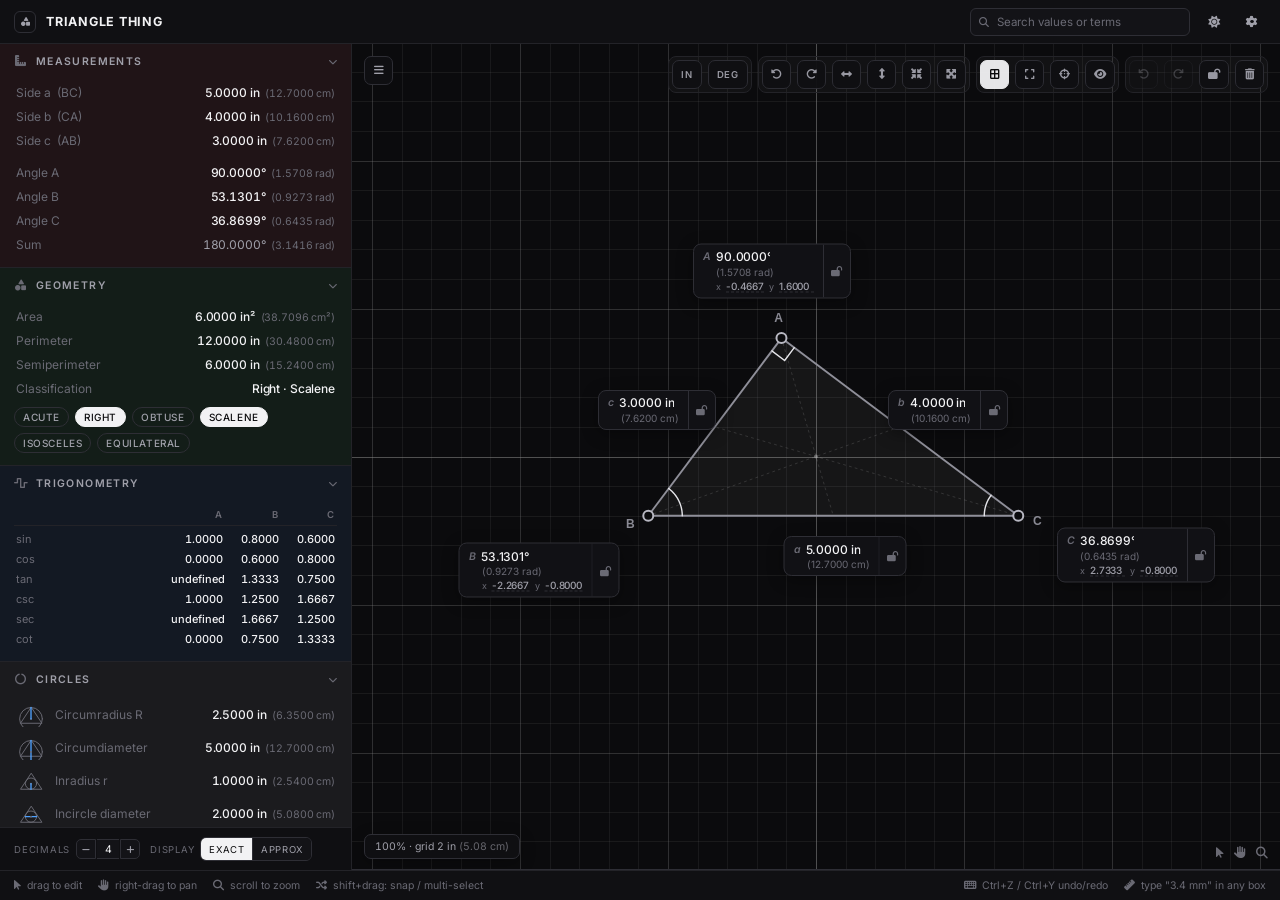
<file: triangle.html>
<!DOCTYPE html>
<html lang="en">
<head>
<meta charset="utf-8">
<meta name="viewport" content="width=device-width,initial-scale=1,maximum-scale=1,user-scalable=no">
<title>Triangle Thing</title>
<link rel="preconnect" href="https://fonts.googleapis.com">
<link rel="preconnect" href="https://fonts.gstatic.com" crossorigin>
<link href="https://fonts.googleapis.com/css2?family=Inter:wght@300;400;500;600;700&display=swap" rel="stylesheet">
<link rel="stylesheet" href="https://cdnjs.cloudflare.com/ajax/libs/font-awesome/6.5.2/css/all.min.css">
<style>
:root{
  --bg:#0b0b0d; --header:#101013; --footer:#101013;
  --panel:#0f0f12; --panel-2:#131317; --pill:#111115;
  --line:#232328; --line-2:#2e2e35;
  --txt:#f2f2f4; --txt-2:#a0a0aa; --txt-3:#6a6a74;
  --accent:#ffffff; --accent-ink:#0b0b0d;
  /* palette restricted to grayscale + the three primaries (red / green / blue) */
  --red:#ff5c5c; --red-dim:#ff8a8a; --green:#46d160; --green-dim:#7ee08a; --blue:#4ea1ff; --blue-dim:#7fb8ff;
  --lock:var(--red); --lock-ink:#2a0d0d;
  --ease:cubic-bezier(.32,.72,.28,1);
  --cat-0:rgba(255,92,92,.07); --cat-1:rgba(70,209,96,.07); --cat-2:rgba(78,161,255,.07);
  --cat-3:rgba(160,160,168,.08); --cat-4:rgba(70,209,96,.12); --cat-5:rgba(78,161,255,.12); --cat-6:rgba(160,160,168,.12);
}
:root[data-theme="light"]{
  --bg:#f4f4f6; --header:#ffffff; --footer:#ffffff;
  --panel:#ffffff; --panel-2:#f0f0f3; --pill:#ffffff;
  --line:#e4e4ea; --line-2:#d3d3db;
  --txt:#17171a; --txt-2:#5c5c66; --txt-3:#8c8c96;
  --accent:#17171a; --accent-ink:#ffffff;
  --red:#c22b2b; --red-dim:#d64545; --green:#158a37; --green-dim:#2f9e46; --blue:#1d4ed8; --blue-dim:#3b82f6;
  --lock:var(--red); --lock-ink:#2a0d0d;
  --cat-0:rgba(194,43,43,.06); --cat-1:rgba(21,138,55,.06); --cat-2:rgba(29,78,216,.06);
  --cat-3:rgba(110,110,120,.07); --cat-4:rgba(21,138,55,.1); --cat-5:rgba(29,78,216,.1); --cat-6:rgba(110,110,120,.1);
}
*{box-sizing:border-box;margin:0;padding:0}
html,body{height:100%;overflow:hidden}
body{
  font-family:'Inter',-apple-system,BlinkMacSystemFont,'Segoe UI',sans-serif;
  background:var(--bg);color:var(--txt);font-size:13px;font-weight:400;
  -webkit-font-smoothing:antialiased;user-select:none;
  display:flex;flex-direction:column;
}
input,button,select{font-family:inherit}
::-webkit-scrollbar{width:9px;height:9px}
::-webkit-scrollbar-track{background:transparent}
::-webkit-scrollbar-thumb{background:var(--line-2);border-radius:5px;border:2px solid var(--panel)}

.tbtn,#navtoggle,.stepper button,.pill .lockbtn,.sec-head,.chip,.pill,.iconbtn,.menu-item,.row.clickable{
  transition:background-color .17s var(--ease),color .17s var(--ease),border-color .17s var(--ease),
             box-shadow .17s var(--ease),opacity .17s var(--ease),transform .12s var(--ease);
}
.tbtn:active:not([disabled]),#navtoggle:active,.stepper button:active,.pill .lockbtn:active,.iconbtn:active{transform:scale(.88)}
.tbtn:focus-visible,#navtoggle:focus-visible,.stepper button:focus-visible{outline:none;box-shadow:0 0 0 2px var(--bg),0 0 0 3px var(--txt-3)}

/* ---------------- Header / Footer ---------------- */
#appHeader{
  flex:0 0 44px;height:44px;background:var(--header);border-bottom:1px solid var(--line);
  display:flex;align-items:center;gap:10px;padding:0 14px;z-index:30;
}
#appHeader .mark{width:22px;height:22px;display:grid;place-items:center;border:1px solid var(--line-2);border-radius:6px;font-size:9px;color:var(--txt-2)}
#appHeader h1{font-size:12.5px;font-weight:700;letter-spacing:.06em}
#appHeader .flexgap{flex:1}
#searchWrap{position:relative;width:220px}
#searchWrap i{position:absolute;left:9px;top:50%;transform:translateY(-50%);font-size:10px;color:var(--txt-3)}
#searchBox{
  width:100%;height:28px;background:var(--panel-2);border:1px solid var(--line-2);border-radius:6px;
  color:var(--txt);font-size:11.5px;padding:0 10px 0 26px;outline:0;
}
#searchBox:focus{border-color:var(--txt-3)}
#searchBox::placeholder{color:var(--txt-3)}
.iconbtn{
  width:28px;height:28px;background:transparent;border:1px solid transparent;border-radius:6px;
  color:var(--txt-2);cursor:pointer;font-size:12px;display:grid;place-items:center;
}
.iconbtn:hover{background:var(--panel-2);color:var(--txt);border-color:var(--line-2)}

#appFooter{
  flex:0 0 30px;height:30px;background:var(--footer);border-top:1px solid var(--line);
  display:flex;align-items:center;padding:0 14px;gap:16px;z-index:30;font-size:10.5px;color:var(--txt-3);
}
#appFooter .fgap{flex:1}
.foot-ico{display:flex;align-items:center;gap:6px}
.foot-ico i{font-size:11px;color:var(--txt-3)}

#appBody{flex:1;min-height:0;display:flex;overflow:hidden}

/* ---------------- Sidebar ---------------- */
#sidebar{
  width:352px;flex:0 0 352px;height:100%;background:var(--panel);border-right:1px solid var(--line);
  display:flex;flex-direction:column;overflow:hidden;
}
.side-scroll{flex:1;overflow-y:auto;overflow-x:hidden;padding-bottom:24px}

.sec{border-bottom:1px solid var(--line);position:relative}
.sec::before{content:"";position:absolute;inset:0;background:var(--tint);pointer-events:none;z-index:0}
.sec.cat-0{--tint:var(--cat-0)} .sec.cat-1{--tint:var(--cat-1)} .sec.cat-2{--tint:var(--cat-2)}
.sec.cat-3{--tint:var(--cat-3)} .sec.cat-4{--tint:var(--cat-4)} .sec.cat-5{--tint:var(--cat-5)} .sec.cat-6{--tint:var(--cat-6)}
.sec-head,.sec-body{position:relative;z-index:1}
.sec-head{display:flex;align-items:center;gap:9px;padding:11px 14px;cursor:pointer;color:var(--txt-2)}
.sec-head:hover{background:rgba(128,128,128,.06)}
.sec-head i.ico{font-size:11px;width:13px;text-align:center;color:var(--txt-3)}
.sec-head span{flex:1;font-size:10.5px;font-weight:600;letter-spacing:.13em;text-transform:uppercase}
.sec-head i.chev{font-size:9px;color:var(--txt-3);transition:transform .22s var(--ease)}
.sec.collapsed i.chev{transform:rotate(-90deg)}
/* collapse animates max-height, driven from JS with the section's real
   measured height (see toggleSection) — grid-template-rows transitions
   between fr tracks are unreliable across engines, so this is the
   version that actually animates smoothly everywhere */
.sec-collapse{overflow:hidden;max-height:2000px;transition:max-height .32s var(--ease)}
.sec-body{padding:2px 14px 12px;display:flex;flex-direction:column;gap:2px}
.sec.searchhide{display:none}

.card{
  background:var(--panel-2);border:1px solid var(--line);border-radius:8px;padding:8px 10px;
}
.row{display:flex;align-items:baseline;gap:8px;padding:3.5px 2px;font-size:12px;border-radius:5px}
.row.withicon{align-items:center}
.row.clickable{cursor:pointer}
.row.clickable:hover{background:rgba(128,128,128,.09)}
.row.rowhide{display:none}
.row .k{color:var(--txt-3);flex:1;white-space:nowrap;overflow:hidden;text-overflow:ellipsis}
.row .v{color:var(--txt);font-variant-numeric:tabular-nums;font-weight:500;letter-spacing:-.01em;text-align:right;white-space:nowrap}
.row .v .alt{color:var(--txt-3);font-size:10.5px;font-weight:400;margin-left:3px}
.row .v.dim{color:var(--txt-2);font-weight:400}
.row.hl .v{color:var(--txt)}

.tblock{margin-top:4px}
.tblock .thdr{display:grid;grid-template-columns:1fr repeat(3,52px);gap:4px;padding:2px 2px 5px;border-bottom:1px solid var(--line);margin-bottom:3px}
.tblock .thdr span{font-size:9.5px;letter-spacing:.1em;text-transform:uppercase;color:var(--txt-3);font-weight:600;text-align:right}
.tblock .thdr span:first-child{text-align:left}
.trow{display:grid;grid-template-columns:1fr repeat(3,52px);gap:4px;padding:3px 2px;border-radius:5px;cursor:pointer}
.trow:hover{background:rgba(128,128,128,.09)}
.trow .fn{color:var(--txt-3);font-size:11px;text-align:left}
.trow .c{color:var(--txt);font-weight:500;font-size:11px;text-align:right;font-variant-numeric:tabular-nums}

.chip-row{display:flex;gap:6px;flex-wrap:wrap;margin-top:6px}
.chip{font-size:10px;letter-spacing:.06em;text-transform:uppercase;font-weight:500;padding:3px 8px;border:1px solid var(--line-2);border-radius:20px;color:var(--txt-2)}
.chip.on{background:var(--txt);color:var(--bg);border-color:var(--txt)}

.side-foot{flex:0 0 auto;border-top:1px solid var(--line);padding:9px 14px;display:flex;align-items:center;gap:10px;flex-wrap:wrap}
.pf-group{display:flex;align-items:center;gap:6px}
.pf-lbl{font-size:9.5px;letter-spacing:.08em;text-transform:uppercase;color:var(--txt-3)}
.stepper{display:flex;align-items:center;gap:1px}
.stepper button{width:20px;height:20px;background:var(--panel-2);border:1px solid var(--line-2);color:var(--txt-2);cursor:pointer;font-size:9px;display:grid;place-items:center}
.stepper button:first-child{border-radius:5px 0 0 5px}
.stepper button:last-child{border-radius:0 5px 5px 0}
.stepper button:hover{background:var(--line);color:var(--txt)}
.stepper .val{width:22px;height:20px;display:grid;place-items:center;background:var(--panel-2);border-top:1px solid var(--line-2);border-bottom:1px solid var(--line-2);font-size:10.5px;font-variant-numeric:tabular-nums}
.toggle2{display:flex;border:1px solid var(--line-2);border-radius:6px;overflow:hidden}
.toggle2 button{height:22px;padding:0 8px;background:var(--panel-2);border:0;color:var(--txt-2);font-size:9.5px;letter-spacing:.06em;text-transform:uppercase;cursor:pointer}
.toggle2 button.on{background:var(--txt);color:var(--bg)}
.toggle2 button+button{border-left:1px solid var(--line-2)}

/* ---------------- Stage ---------------- */
#stage{flex:1;display:flex;flex-direction:column;min-width:0;overflow:hidden}
#viewport{position:relative;flex:1;min-height:0;overflow:hidden}
canvas{position:absolute;inset:0;width:100%;height:100%;display:block;touch-action:none}
#overlay{position:absolute;inset:0;pointer-events:none}
/* view-only fades the chrome out instead of display:none-ing it in one
   frame. visibility flips only AFTER the fade-out finishes (and at once
   on the way back in), so hidden controls can't be clicked or tabbed to,
   yet the fade itself is still visible. The sidebar and the explanation
   panel don't fade — they slide shut via JS (see setViewOnly), since
   they're real layout that the canvas has to resize into. */
#overlay,#toolbar,#navtoggle,#zoomtag{transition:opacity .3s var(--ease),visibility 0s linear 0s}
body.view-only #overlay,body.view-only #toolbar,body.view-only #navtoggle,body.view-only #zoomtag{
  opacity:0;visibility:hidden;pointer-events:none;
  transition:opacity .3s var(--ease),visibility 0s linear .3s;
}
#appHeader,#appFooter{transition:opacity .35s var(--ease)}
body.view-only #appHeader,body.view-only #appFooter{opacity:.35}
body.view-only #viewport{cursor:default}
/* the only control left reachable in view-only mode: a way back out of it */
#exitViewOnly{
  position:absolute;top:12px;right:12px;z-index:6;display:flex;height:29px;padding:0 12px;align-items:center;gap:7px;
  background:var(--panel);border:1px solid var(--line-2);border-radius:7px;color:var(--txt-2);cursor:pointer;font-size:11px;
  opacity:0;visibility:hidden;transform:translateY(-4px);
  transition:opacity .25s var(--ease),transform .25s var(--ease),visibility 0s linear .25s,background-color .17s var(--ease),color .17s var(--ease);
}
#exitViewOnly:hover{background:var(--panel-2);color:var(--txt)}
body.view-only #exitViewOnly{
  opacity:1;visibility:visible;transform:none;
  transition:opacity .3s var(--ease) .15s,transform .3s var(--ease) .15s,visibility 0s linear 0s,background-color .17s var(--ease),color .17s var(--ease);
}

/* ---------------- Pills ---------------- */
.pill{position:absolute;pointer-events:auto;display:flex;align-items:stretch;background:var(--pill);border:1px solid var(--line-2);border-radius:8px;transform:translate(-50%,-50%);box-shadow:0 4px 16px rgba(0,0,0,.35)}
.pill:hover{border-color:var(--txt-3)}
.pill-body{display:flex;flex-direction:column;justify-content:center;padding:4px 0 5px;min-height:36px}
.pill-main{display:flex;align-items:center;height:16px}
.pill .tag{padding:0 5px 0 9px;font-size:10.5px;font-weight:600;color:var(--txt-3);font-style:italic;display:flex;align-items:center;height:100%}
.pill input{background:transparent;border:0;outline:0;color:var(--txt);font:500 12px 'Inter',sans-serif;letter-spacing:-.01em;padding:0;width:74px}
.pill-alt{padding:1px 9px 0 22px;font-size:10px;line-height:12px;color:var(--txt-3);white-space:nowrap}
.pill-coord{display:flex;gap:5px;padding:2px 9px 0 22px}
.pill-coord input{width:38px;font-size:10px;color:var(--txt-2);border-bottom:1px dashed var(--line-2)}
.pill-coord span{font-size:9px;color:var(--txt-3);align-self:center}
.pill .lockbtn{width:27px;background:transparent;border:0;border-left:1px solid var(--line-2);border-radius:0 7px 7px 0;color:var(--txt-3);cursor:pointer;font-size:10px;display:grid;place-items:center}
.pill .lockbtn:hover{background:var(--panel-2);color:var(--txt)}

/* the locked outline draws itself as two arcs that start at opposite
   corners (top-left, bottom-right) and race around to meet each other.
   Sized in real pixels every frame (viewBox == the pill's own box) so
   the rounded corners are true circles, matching the pill's own
   border-radius exactly — no stretched/oval corners, no stray sharp
   rectangle showing through the rounded one. */
/* the ring sits ON the pill's 1px border, not inside it: the svg is
   stretched over the whole border box (inset:-1px), and the stroke's
   outer edge is placed exactly on that box's edge (see RING). Drawn
   inside the border instead, the gray border stayed visible as a dark
   line all the way around the red. */
.lockring{position:absolute;top:-1px;left:-1px;width:calc(100% + 2px);height:calc(100% + 2px);pointer-events:none;overflow:visible}
.lockring rect{fill:none;stroke:var(--lock);stroke-width:2.25}
.lockring rect.draw{opacity:0}
.lockring rect.rot{transform-box:fill-box;transform-origin:center;transform:rotate(180deg)}

.pill.locked{box-shadow:0 4px 16px rgba(0,0,0,.35)}
/* ring fully drawn (not mid draw-in/undraw): the border underneath goes
   red as well, so no gray antialiasing fringe can show at the corners */
.pill.ring-full,.pill.ring-full:hover{border-color:var(--lock)}
.pill.locked .tag{color:var(--lock)}
.pill.locked .lockbtn{color:var(--lock);border-left-color:var(--lock)}
.pill.locked .lockbtn:hover{background:rgba(255,92,92,.15)}
.pill.conflict{border-style:dashed}
.pill .warn{display:none;padding:0 6px 0 2px;font-size:10px;color:var(--txt-2)}
.pill.conflict .warn{display:block;color:var(--lock)}
.pill.active{border-color:var(--txt)}
.pill.selected{box-shadow:0 0 0 2px var(--blue),0 4px 16px rgba(0,0,0,.35)}

/* ---------------- Toolbar ---------------- */
#toolbar{position:absolute;top:12px;right:12px;display:flex;gap:6px;z-index:5;flex-wrap:wrap;justify-content:flex-end;max-width:70vw}
.tbtn{height:29px;min-width:29px;padding:0 8px;background:var(--panel);border:1px solid var(--line-2);border-radius:7px;color:var(--txt-2);cursor:pointer;font-size:11px;display:flex;align-items:center;justify-content:center;gap:6px;opacity:.95}
.tbtn:hover:not([disabled]){background:var(--panel-2);color:var(--txt);border-color:var(--txt-3)}
.tbtn.on{background:var(--txt);color:var(--bg);border-color:var(--txt)}
.tbtn.on:hover{opacity:.85}
.tbtn[disabled]{opacity:.3;cursor:default}
.tbtn .t{font-size:9.5px;font-weight:600;letter-spacing:.08em}
.tgroup{display:flex;gap:6px;background:rgba(128,128,128,.06);border:1px solid var(--line);border-radius:8px;padding:3px}

#navtoggle{position:absolute;top:12px;left:12px;z-index:5;height:29px;width:29px;background:var(--panel);border:1px solid var(--line-2);border-radius:7px;color:var(--txt-2);cursor:pointer;font-size:11px;display:grid;place-items:center}
#navtoggle:hover{background:var(--panel-2);color:var(--txt)}

#cornerHints{position:absolute;right:12px;bottom:10px;z-index:4;display:flex;gap:10px;align-items:center;pointer-events:none}
#cornerHints .h{display:flex;align-items:center;gap:5px;color:var(--txt-3);font-size:10px;background:rgba(20,20,24,.001)}
#cornerHints i{font-size:12px}
#zoomtag{
  position:absolute;left:12px;bottom:10px;z-index:4;font-size:10.5px;color:var(--txt-2);font-variant-numeric:tabular-nums;pointer-events:none;
  background:var(--panel);border:1px solid var(--line-2);border-radius:7px;padding:5px 10px;
  box-shadow:0 4px 16px rgba(0,0,0,.3);white-space:nowrap;
}

/* ---------------- Explanation panel ---------------- */
/* a real docked panel — a flex child of #stage, not an overlay floating
   on top of the canvas. Opening it actually shrinks the viewport (the
   canvas resizes to make room), and its height is driven from JS
   (see setPanelOpen) so the resize happens smoothly, frame by frame,
   instead of the canvas snapping once the CSS transition finishes. */
.modal-backdrop{
  flex:0 0 auto;height:0;overflow:hidden;
  display:flex;flex-direction:column;
  background:var(--panel);border-top:1px solid var(--line-2);
  box-shadow:0 -8px 34px rgba(0,0,0,.35);
}
.modal{flex:1;display:flex;flex-direction:column;min-height:0;overflow:hidden}
.modal-head{flex:0 0 auto;display:flex;align-items:center;gap:10px;padding:11px 14px;border-bottom:1px solid var(--line)}
.modal-head h3{font-size:13px;font-weight:600;flex:1}
.modal-body{overflow-y:auto;min-height:0}
.modal-body{padding:14px 16px;font-size:12.5px;line-height:1.7;color:var(--txt-2);user-select:text}
.modal-body .big{display:flex;gap:14px;margin-bottom:12px}
.modal-body .bigv{flex:1;position:relative;background:var(--panel-2);border:1px solid var(--line);border-radius:8px;padding:9px 11px}
.modal-body .bigv .lbl{font-size:9.5px;letter-spacing:.08em;text-transform:uppercase;color:var(--txt-3);margin-bottom:3px}
.modal-body .bigv .num{font-size:15px;color:var(--txt);font-weight:600;font-variant-numeric:tabular-nums;padding-right:24px}
.modal-body p{margin-bottom:8px;color:var(--txt-2)}

/* readable, color-coded equations with real fraction bars */
.eqn{background:var(--panel-2);border:1px solid var(--line);border-radius:8px;padding:13px 14px;font-size:14.5px}
.eqn-line{display:flex;align-items:center;flex-wrap:wrap;row-gap:6px;gap:0;min-height:30px;padding:8px 0;line-height:1.9;color:var(--txt-2)}
.eqn-line+.eqn-line{border-top:1px dashed var(--line)}
/* the actual formula/text content, as a single flex item — see the
   comment on EL/BOXED/NOTE for why this wrapper has to exist at all */
.eqn-line .eqn-content{flex:1 1 auto;min-width:0}
/* copy-to-clipboard, on every equation line and every big value */
.copy-btn{
  flex:0 0 auto;margin:0 0 0 auto;width:24px;height:22px;
  border:1px solid var(--line-2);background:var(--panel);border-radius:5px;
  color:var(--txt-3);cursor:pointer;font-size:10px;display:grid;place-items:center;
}
.copy-btn:hover{background:var(--panel-2);color:var(--txt);border-color:var(--txt-3)}
.copy-btn.copied{color:var(--green);border-color:var(--green)}
.copy-btn-bigv{position:absolute;top:7px;right:7px;margin:0;width:20px;height:20px;font-size:9px}
/* the line that states the final, fully-resolved answer gets its own box */
.eqn-line.eqn-final{
  margin:10px 0 2px;padding:10px 13px;border:1.5px solid var(--txt-2);border-radius:7px;
  background:rgba(128,128,128,.08);color:var(--txt);font-weight:600;
}
.eqn-line.eqn-final+.eqn-line{border-top:0}
/* a short aside explaining WHY a unit/representation conversion is
   happening right here (deg→rad, etc.) — reads as prose, not as a
   formula step, so it's set apart from the eqn-line rhythm around it */
.eqn-line.eqn-note{
  font-style:italic;font-size:.86em;line-height:1.5;color:var(--txt-3);
  padding:6px 0;min-height:0;gap:8px;
}
.eqn-line.eqn-note i{flex:0 0 auto;font-size:.95em;opacity:.8}
.frac{display:inline-flex;flex-direction:column;vertical-align:middle;text-align:center;margin:0 5px;line-height:1.3;font-size:.92em}
.frac .num{border-bottom:1.4px solid var(--txt-3);padding:0 4px 2px;white-space:nowrap}
.frac .den{padding:2px 4px 0;white-space:nowrap}
.op{color:var(--txt-3);margin:0 2px}
.var{font-weight:700;padding:0 1px}
/* every colored variable or number points at something on the triangle
   when clicked — a slight lift on hover says so */
.eqn .var[class*="var-"],.eqn .numv[class*="var-"],.bigv .var[class*="var-"]{cursor:pointer;border-radius:3px}
.eqn .var[class*="var-"]:hover,.eqn .numv[class*="var-"]:hover,.bigv .var[class*="var-"]:hover{background:rgba(78,161,255,.22)}
/* uncolored values that still map to something drawable (an altitude's
   length, a trig construction's opposite/adjacent leg, a center point) */
.eqn .hlv{cursor:pointer;border-radius:3px;text-decoration:underline dotted;text-underline-offset:3px;text-decoration-color:var(--txt-3)}
.eqn .hlv:hover{background:rgba(78,161,255,.22)}
/* whatever value is currently lit up on the canvas */
.eqn .hl-on,.bigv .hl-on{background:rgba(78,161,255,.26);box-shadow:0 0 0 1px var(--blue);border-radius:3px}
/* .numv MUST be declared before the .var-X color rules below. Every
   substituted number carries BOTH classes ("numv var-a"), and since
   both are single-class selectors of equal specificity, CSS breaks the
   tie by source order — whichever is declared LAST wins. With .numv
   declared first, the .var-X color rules (declared after) correctly
   win and the number gets colored; get this backwards and every single
   substituted value silently renders in plain default text with no
   visible error anywhere — exactly the bug that was here before. */
.numv{font-variant-numeric:tabular-nums;color:var(--txt)}
.eqn sub{font-size:.7em;line-height:0}
/* a/A, b/B, c/C each share one primary hue (dim for the side, full for
   the angle). R, r, s and Area aren't tied to one particular side or
   vertex, so they can't borrow red/green/blue — but plain gray text is
   indistinguishable from ordinary unstyled copy, so each gets its own
   chip (a light background + border) instead of relying on a subtle
   text-color difference nobody can actually see. */
.var-a{color:var(--red-dim)} .var-b{color:var(--green-dim)} .var-c{color:var(--blue-dim)}
.var-A{color:var(--red)} .var-B{color:var(--green)} .var-C{color:var(--blue)}
.var-R,.var-r,.var-s,.var-area{
  color:var(--txt);border-radius:4px;padding:0 4px;margin:0 1px;
  border:1px solid var(--chip-border);background:var(--chip-bg);
}
.var-R{--chip-bg:rgba(255,255,255,.16);--chip-border:rgba(255,255,255,.4)}
.var-r{--chip-bg:rgba(255,255,255,.10);--chip-border:rgba(255,255,255,.28);border-style:dashed}
.var-s{--chip-bg:transparent;--chip-border:var(--txt-2)}
.var-area{--chip-bg:rgba(255,255,255,.10);--chip-border:rgba(255,255,255,.28)}
:root[data-theme="light"] .var-R{--chip-bg:rgba(0,0,0,.09);--chip-border:rgba(0,0,0,.35)}
:root[data-theme="light"] .var-r{--chip-bg:rgba(0,0,0,.05);--chip-border:rgba(0,0,0,.22)}
:root[data-theme="light"] .var-s{--chip-bg:transparent;--chip-border:var(--txt-2)}
:root[data-theme="light"] .var-area{--chip-bg:rgba(0,0,0,.05);--chip-border:rgba(0,0,0,.22)}
.expandable{cursor:pointer;text-decoration:underline dotted;text-underline-offset:2px;text-decoration-color:var(--txt-3)}
.expandable:hover{text-decoration-color:var(--txt)}
.expandable.expanded{text-decoration:none;font-size:.92em}

/* small schematic icons that sit beside a row to show what it refers to */
.row-icon{flex:0 0 auto;width:30px;height:24px;margin-right:1px;color:var(--txt-3)}
.row-icon .hl{stroke:var(--blue)}
.settings-row{display:flex;align-items:center;gap:10px;padding:9px 0;border-bottom:1px solid var(--line)}
.settings-row:last-child{border-bottom:0}
.settings-row .lbl{flex:1;font-size:12px;color:var(--txt)}
.settings-row input[type=color]{width:32px;height:24px;border:1px solid var(--line-2);border-radius:5px;background:none;cursor:pointer;padding:0}
.menu{position:fixed;z-index:70;background:var(--panel);border:1px solid var(--line-2);border-radius:9px;box-shadow:0 10px 30px rgba(0,0,0,.4);padding:4px;min-width:130px}
.menu-item{padding:7px 10px;font-size:12px;border-radius:6px;cursor:pointer;color:var(--txt-2);display:flex;align-items:center;justify-content:space-between}
.menu-item:hover{background:var(--panel-2);color:var(--txt)}
.menu-item.on{color:var(--txt);font-weight:600}

/* ---------------- Tooltips ----------------
   Pure CSS: the text lives in data-tip and is drawn by ::after, so it
   matches the app's own look instead of the browser's native title
   popup. Placement defaults to centered below the element; data-tip-pos
   picks another side, and the -start/-end variants pin the tip to one
   edge so controls hugging a screen edge don't push it off-screen.
   A short show-delay (and no delay on hide) keeps a mouse just passing
   over a row of buttons from strobing tips on and off. */
.tbtn,.iconbtn,#cornerHints .h,.expandable,.copy-btn:not(.copy-btn-bigv){position:relative}
#cornerHints .h{pointer-events:auto;cursor:default}
[data-tip]::after{
  content:attr(data-tip);position:absolute;z-index:80;pointer-events:none;
  top:calc(100% + 7px);left:50%;transform:translate(-50%,-3px);
  padding:5px 8px;border-radius:6px;white-space:nowrap;
  background:var(--panel);color:var(--txt);border:1px solid var(--line-2);
  box-shadow:0 6px 20px rgba(0,0,0,.35);
  font:500 10.5px/1.25 'Inter',sans-serif;letter-spacing:0;text-transform:none;font-style:normal;
  text-decoration:none;text-align:left;
  opacity:0;visibility:hidden;
  transition:opacity .12s var(--ease),transform .12s var(--ease),visibility 0s linear .12s;
}
[data-tip]:hover::after{
  opacity:1;visibility:visible;transform:translate(-50%,0);
  transition:opacity .15s var(--ease) .35s,transform .15s var(--ease) .35s,visibility 0s linear .35s;
}
/* never while pressed — a tip popping up mid-click just gets in the way */
[data-tip]:active::after{opacity:0;visibility:hidden;transition:none}
[data-tip-pos="bottom-end"]::after{left:auto;right:0;transform:translate(0,-3px)}
[data-tip-pos="bottom-end"]:hover::after{transform:translate(0,0)}
[data-tip-pos="bottom-start"]::after{left:0;transform:translate(0,-3px)}
[data-tip-pos="bottom-start"]:hover::after{transform:translate(0,0)}
[data-tip-pos="top"]::after{top:auto;bottom:calc(100% + 7px);transform:translate(-50%,3px)}
[data-tip-pos="top"]:hover::after{transform:translate(-50%,0)}
[data-tip-pos="top-end"]::after{top:auto;bottom:calc(100% + 7px);left:auto;right:0;transform:translate(0,3px)}
[data-tip-pos="top-end"]:hover::after{transform:translate(0,0)}
[data-tip-pos="left"]::after{top:50%;left:auto;right:calc(100% + 7px);transform:translate(3px,-50%)}
[data-tip-pos="left"]:hover::after{transform:translate(0,-50%)}
/* the tip's own z-index only counts inside its element's stacking context
   (.tbtn's opacity:.95 makes one per button), so the hovered element
   itself has to rise above its siblings — or a wrapped second toolbar
   row, or the neighbouring pill, paints straight over the tip */
[data-tip]:hover{z-index:90}
/* the conflict tip is a sentence, not a label — let it wrap */
.pill[data-tip]::after{white-space:normal;width:max-content;max-width:230px}

@media (max-width:900px){
  #sidebar{position:absolute;left:0;top:0;bottom:0;z-index:20;box-shadow:0 0 48px rgba(0,0,0,.7);width:352px}
  #searchWrap{width:140px}
}
</style>
</head>
<body>

<header id="appHeader">
  <div class="mark"><i class="fa-solid fa-shapes"></i></div>
  <h1>TRIANGLE THING</h1>
  <div class="flexgap"></div>
  <div id="searchWrap">
    <i class="fa-solid fa-magnifying-glass"></i>
    <input id="searchBox" type="text" placeholder="Search values or terms" autocomplete="off" spellcheck="false">
  </div>
  <button class="iconbtn" id="btnTheme" data-tip-pos="bottom-end" data-tip="Toggle light / dark theme" aria-label="Toggle light / dark theme"><i class="fa-solid fa-circle-half-stroke"></i></button>
  <button class="iconbtn" id="btnSettings" data-tip-pos="bottom-end" data-tip="Appearance settings" aria-label="Appearance settings"><i class="fa-solid fa-gear"></i></button>
</header>

<div id="appBody">
  <aside id="sidebar">
    <div class="side-scroll" id="stats"></div>
    <div class="side-foot">
      <div class="pf-group"><span class="pf-lbl">Decimals</span>
        <div class="stepper">
          <button id="precDown"><i class="fa-solid fa-minus"></i></button>
          <div class="val" id="precVal">4</div>
          <button id="precUp"><i class="fa-solid fa-plus"></i></button>
        </div>
      </div>
      <div class="pf-group"><span class="pf-lbl">Display</span>
        <div class="toggle2" id="exactToggle">
          <button data-v="exact" class="on">Exact</button>
          <button data-v="approx">Approx</button>
        </div>
      </div>
    </div>
  </aside>

  <main id="stage">
   <div id="viewport">
    <canvas id="cv"></canvas>
    <div id="overlay"></div>

    <button id="navtoggle" data-tip-pos="bottom-start" data-tip="Toggle stats panel" aria-label="Toggle stats panel"><i class="fa-solid fa-bars"></i></button>

    <div id="toolbar">
      <div class="tgroup" id="grpUnits">
        <button class="tbtn" id="btnLen" data-tip="Length unit" aria-label="Length unit"><span class="t" id="lenLabel">IN</span></button>
        <button class="tbtn" id="btnAng" data-tip="Angle unit" aria-label="Angle unit"><span class="t" id="angLabel">DEG</span></button>
      </div>
      <div class="tgroup" id="grpTransform">
        <button class="tbtn" id="btnRotL" data-tip="Rotate left 15°" aria-label="Rotate left 15°"><i class="fa-solid fa-rotate-left"></i></button>
        <button class="tbtn" id="btnRotR" data-tip="Rotate right 15°" aria-label="Rotate right 15°"><i class="fa-solid fa-rotate-right"></i></button>
        <button class="tbtn" id="btnFlipH" data-tip="Flip horizontal" aria-label="Flip horizontal"><i class="fa-solid fa-left-right"></i></button>
        <button class="tbtn" id="btnFlipV" data-tip="Flip vertical" aria-label="Flip vertical"><i class="fa-solid fa-up-down"></i></button>
        <button class="tbtn" id="btnScaleDown" data-tip="Scale down" aria-label="Scale down"><i class="fa-solid fa-minimize"></i></button>
        <button class="tbtn" id="btnScaleUp" data-tip="Scale up" aria-label="Scale up"><i class="fa-solid fa-maximize"></i></button>
      </div>
      <div class="tgroup" id="grpView">
        <button class="tbtn" id="btnGrid" data-tip="Toggle grid" aria-label="Toggle grid"><i class="fa-solid fa-border-all"></i></button>
        <button class="tbtn" id="btnFit" data-tip="Fit to view" aria-label="Fit to view"><i class="fa-solid fa-expand"></i></button>
        <button class="tbtn" id="btnCenter" data-tip="Reset view" aria-label="Reset view"><i class="fa-solid fa-crosshairs"></i></button>
        <button class="tbtn" id="btnView" data-tip="View only (hide UI)" aria-label="View only (hide UI)"><i class="fa-solid fa-eye"></i></button>
      </div>
      <div class="tgroup" id="grpHist">
        <button class="tbtn" id="btnUndo" data-tip-pos="bottom-end" data-tip="Undo (Ctrl+Z)" aria-label="Undo (Ctrl+Z)"><i class="fa-solid fa-arrow-rotate-left"></i></button>
        <button class="tbtn" id="btnRedo" data-tip-pos="bottom-end" data-tip="Redo (Ctrl+Y)" aria-label="Redo (Ctrl+Y)"><i class="fa-solid fa-arrow-rotate-right"></i></button>
        <button class="tbtn" id="btnClear" data-tip-pos="bottom-end" data-tip="Unlock everything" aria-label="Unlock everything"><i class="fa-solid fa-lock-open"></i></button>
        <button class="tbtn" id="btnReset" data-tip-pos="bottom-end" data-tip="Reset triangle" aria-label="Reset triangle"><i class="fa-solid fa-trash-can"></i></button>
      </div>
    </div>

    <div id="cornerHints">
      <span class="h" data-tip-pos="top-end" data-tip="Drag to edit" aria-label="Drag to edit"><i class="fa-solid fa-arrow-pointer"></i></span>
      <span class="h" data-tip-pos="top-end" data-tip="Right-drag (or middle-drag) to pan" aria-label="Right-drag (or middle-drag) to pan"><i class="fa-solid fa-hand"></i></span>
      <span class="h" data-tip-pos="top-end" data-tip="Scroll to zoom" aria-label="Scroll to zoom"><i class="fa-solid fa-magnifying-glass"></i></span>
    </div>
    <div id="zoomtag">100%</div>
    <button id="exitViewOnly" data-tip-pos="bottom-end" data-tip="Exit view-only mode" aria-label="Exit view-only mode"><i class="fa-solid fa-eye-slash"></i><span>Exit view only</span></button>
   </div>
  </main>
</div>

<footer id="appFooter">
  <span class="foot-ico"><i class="fa-solid fa-arrow-pointer"></i>drag to edit</span>
  <span class="foot-ico"><i class="fa-solid fa-hand"></i>right-drag to pan</span>
  <span class="foot-ico"><i class="fa-solid fa-magnifying-glass"></i>scroll to zoom</span>
  <span class="foot-ico"><i class="fa-solid fa-shuffle"></i>shift+drag: snap / multi-select</span>
  <div class="fgap"></div>
  <span class="foot-ico"><i class="fa-solid fa-keyboard"></i>Ctrl+Z / Ctrl+Y undo/redo</span>
  <span class="foot-ico"><i class="fa-solid fa-ruler"></i>type "3.4 mm" in any box</span>
</footer>

<script>
"use strict";

/* =======================================================================
   Math utilities
   ======================================================================= */
const TAU = Math.PI * 2;
const clamp = (v, a, b) => (v < a ? a : v > b ? b : v);
const dist = (p, q) => Math.hypot(p.x - q.x, p.y - q.y);
const deg = r => r * 180 / Math.PI;
const radOf = d => d * Math.PI / 180;

function fmt(v, d) {
  if (v === null || v === undefined || Number.isNaN(v)) return "—";
  if (!isFinite(v)) return "∞";
  const a = Math.abs(v);
  /* a nonzero value must never print as a plain run of zeros ("0.00"
     for 0.000001) — if it'd round away to nothing at this precision,
     scientific notation is the only honest way to show it */
  let s = v.toFixed(d);
  if (a !== 0 && (a >= 1e9 || a < 1e-6 || +s === 0)) return v.toExponential(Math.max(2, d - 1));
  if (s === "-" + (0).toFixed(d)) s = (0).toFixed(d);
  return s;
}
const trim = v => String(+v.toPrecision(6));
/* every displayed answer/derivation number: fixed at the Decimals setting
   (4 by default), so "3" reads "3.0000" and values line up column-wise */
const dp = v => fmt(v, S.prec);

/* "Exact" formatting: full precision, but trailing zeros are trimmed —
   a value that terminates cleanly (like the number 5) reads as "5.0",
   not as a wall of fake precision like "5.0000000000". */
function fmtExact(v) {
  if (v === null || v === undefined || Number.isNaN(v)) return "—";
  if (!isFinite(v)) return "∞";
  const a = Math.abs(v);
  if (a !== 0 && (a >= 1e9 || a < 1e-9)) return v.toExponential(6);
  let s = v.toFixed(12).replace(/(\.\d*?)0+$/, "$1").replace(/\.$/, ".0");
  if (s === "-0.0") s = "0.0";
  return s;
}
/* a group of related exact values (a coordinate's x/y, or an A/B/C
   triplet) should all carry the same number of decimals as each other,
   rather than each being trimmed to its own independent length */
function groupExact(nums, capDecimals) {
  capDecimals = capDecimals === undefined ? 12 : capDecimals;
  const finite = nums.map(v => (isFinite(v) && Math.abs(v) < 1e9) ? v : null);
  const strs = finite.map((v, idx) => v === null ? (!isFinite(nums[idx]) ? "∞" : nums[idx].toExponential(6)) : fmtExact(v));
  let maxDec = 0;
  strs.forEach((s, idx) => { if (finite[idx] === null) return; const dot = s.indexOf("."); if (dot >= 0) maxDec = Math.max(maxDec, s.length - dot - 1); });
  maxDec = Math.min(maxDec, capDecimals);
  return finite.map((v, idx) => v === null ? strs[idx] : v.toFixed(maxDec));
}
/* the sidebar's Exact/Approx toggle, same meaning as the explanation
   panel's own Exact/Approximate pair:
   Exact (the default) — the decimal value at the Decimals setting (4 by
     default), every value padded to that same number of places.
   Approx — the clean closed form (3/2, 2π/3 rad) when the value genuinely
     has one; anything without one shows the very same decimal as Exact. */
const numFmt = (v, d) => (S.exact ? fmt(v, d) : (fractionStr(v) || fmt(v, d)));

/* =======================================================================
   Fraction / π-multiple detection — for the explanation modal's own
   Approximate/Exact pair. A "nice" closed form (3/2, 3π) only gets
   offered when the geometry genuinely produces one (special angles, a
   3-4-5 triangle's ratios); an arbitrary irrational result never
   coincidentally lands within the tolerance of a small p/q, so this
   never fires a false positive for ordinary values.
   ======================================================================= */
function gcdInt(a, b) {
  a = Math.abs(Math.round(a)); b = Math.abs(Math.round(b));
  while (b) { const t = b; b = a % b; a = t; }
  return a || 1;
}
function niceRatio(v, maxDen) {
  if (!isFinite(v) || v === 0) return null;
  const sign = v < 0 ? -1 : 1, av = Math.abs(v);
  for (let den = 1; den <= maxDen; den++) {
    const num = Math.round(av * den);
    if (num === 0) continue;
    if (Math.abs(av - num / den) < 1e-9 * Math.max(1, av)) {
      const g = gcdInt(num, den);
      return { num: sign * (num / g), den: den / g };
    }
  }
  return null;
}
/* a plain "p/q" — null unless q > 1, since an integer isn't a fraction
   form worth calling out separately from its own decimal */
function fractionStr(v, maxDen) {
  const f = niceRatio(v, maxDen === undefined ? 60 : maxDen);
  if (!f || f.den === 1) return null;
  return (f.num < 0 ? "-" : "") + Math.abs(f.num) + "/" + f.den;
}
/* "3π", "π/4", "3π/4" — a rational multiple of π, however that reduces */
function piStr(rad, maxDen) {
  const f = niceRatio(rad / Math.PI, maxDen === undefined ? 48 : maxDen);
  if (!f) return null;
  const n = Math.abs(f.num), coef = n === 1 ? "" : String(n);
  return (f.num < 0 ? "-" : "") + coef + "π" + (f.den === 1 ? "" : "/" + f.den);
}
/* decimal side of the pair always reflects the CURRENT precision setting
   (the sidebar's decimals stepper), never a fixed long dump — so "exact"
   here means "the actual number", not "as many digits as we can print" */
const lenDecimal   = (inches, U) => fmt(inches / LEN[U].f, S.prec) + " " + LEN[U].sym;
const lenSymbolic  = (inches, U) => { const f = fractionStr(inches / LEN[U].f); return f ? f + " " + LEN[U].sym : null; };
const areaDecimal  = (sqin, U) => fmt(sqin / (LEN[U].f * LEN[U].f), S.prec) + " " + LEN[U].sym + "²";
const areaSymbolic = (sqin, U) => { const f = fractionStr(sqin / (LEN[U].f * LEN[U].f)); return f ? f + " " + LEN[U].sym + "²" : null; };
const angDecimal   = rad => fmt(deg(rad), S.prec) + "°  /  " + fmt(rad, S.prec) + " rad";
const angSymbolic  = rad => { const p = piStr(rad); return p ? fmt(deg(rad), S.prec) + "°  /  " + p + " rad" : null; };
const plainDecimal  = v => fmt(v, S.prec);
const plainSymbolic = v => fractionStr(v);
const coordDecimal  = (x, y) => "(" + fmt(x, S.prec) + ", " + fmt(y, S.prec) + ")";
const coordSymbolic = (x, y) => {
  const fx = fractionStr(x), fy = fractionStr(y);
  if (!fx && !fy) return null;
  return "(" + (fx || fmt(x, S.prec)) + ", " + (fy || fmt(y, S.prec)) + ")";
};

/* =======================================================================
   Units — internal length unit is the INCH, internal angle unit is the RADIAN
   ======================================================================= */
const LEN = {
  mm: { f: 1 / 25.4,      sym: "mm", metric: true,  name: "Millimeters" },
  cm: { f: 1 / 2.54,      sym: "cm", metric: true,  name: "Centimeters" },
  m:  { f: 1 / 0.0254,    sym: "m",  metric: true,  name: "Meters" },
  km: { f: 1000 / 0.0254, sym: "km", metric: true,  name: "Kilometers" },
  in: { f: 1,             sym: "in", metric: false, name: "Inches" },
  ft: { f: 12,            sym: "ft", metric: false, name: "Feet" },
  yd: { f: 36,            sym: "yd", metric: false, name: "Yards" },
  mi: { f: 63360,         sym: "mi", metric: false, name: "Miles" }
};
const ANG = {
  deg:  { f: Math.PI / 180, sym: "°",    tight: true,  name: "Degrees" },
  rad:  { f: 1,             sym: "rad",                name: "Radians" },
  grad: { f: Math.PI / 200, sym: "grad",               name: "Gradians" }
};

const LEN_ALIAS = {}, ANG_ALIAS = {};
(function () {
  const put = (tbl, key, names) => names.forEach(n => tbl[n] = key);
  put(LEN_ALIAS, "mm", ["mm", "millimeter", "millimeters", "millimetre", "millimetres"]);
  put(LEN_ALIAS, "cm", ["cm", "centimeter", "centimeters", "centimetre", "centimetres"]);
  put(LEN_ALIAS, "m",  ["m", "meter", "meters", "metre", "metres"]);
  put(LEN_ALIAS, "km", ["km", "kilometer", "kilometers", "kilometre", "kilometres"]);
  put(LEN_ALIAS, "in", ["in", "inch", "inches", '"', "''", "″", "”"]);
  put(LEN_ALIAS, "ft", ["ft", "foot", "feet", "'", "′", "’"]);
  put(LEN_ALIAS, "yd", ["yd", "yard", "yards"]);
  put(LEN_ALIAS, "mi", ["mi", "mile", "miles"]);
  put(ANG_ALIAS, "deg",  ["deg", "degs", "degree", "degrees", "°", "d"]);
  put(ANG_ALIAS, "rad",  ["rad", "rads", "radian", "radians", "r"]);
  put(ANG_ALIAS, "grad", ["grad", "grads", "gradian", "gradians", "gon"]);
})();

/* plain = always the decimal, whatever the toggle says — for the editable
   pills, whose text gets parsed right back as input */
const lenStr  = (inches, k, d, plain) => (plain ? fmt : numFmt)(inches / LEN[k].f, d) + " " + LEN[k].sym;
const areaStr = (sqin,  k, d, plain) => (plain ? fmt : numFmt)(sqin / (LEN[k].f * LEN[k].f), d) + " " + LEN[k].sym + "²";
const angStr  = (r, k, d, plain) => {
  /* in radians the closed form is a multiple of π, not a bare fraction */
  if (!plain && !S.exact && k === "rad") { const p = piStr(r); if (p) return p + " rad"; }
  return (plain ? fmt : numFmt)(r / ANG[k].f, d) + (ANG[k].tight ? "" : " ") + ANG[k].sym;
};

function metricFor(inches) {
  const mm = Math.abs(inches) * 25.4;
  if (mm < 10) return "mm";
  if (mm < 1000) return "cm";
  if (mm < 1e6) return "m";
  return "km";
}
function imperialFor(inches) {
  const a = Math.abs(inches);
  if (a < 12) return "in";
  if (a < 63360) return "ft";
  return "mi";
}
const altLenUnit = (inches, k) => (LEN[k].metric ? imperialFor(inches) : metricFor(inches));
const altAngUnit = k => (k === "rad" ? "deg" : "rad");

/* --- parsing "3.4 mm", 3.4", 5'6", plain numbers ----------------------- */
const NUM_RE = /^([+-]?(?:\d+\.?\d*|\.\d+)(?:[eE][+-]?\d+)?)\s*(.*)$/;
const FEET_IN_RE = /^([+-]?(?:\d+\.?\d*|\.\d+))\s*(?:'|′|’|ft|feet|foot)\s*(\d+\.?\d*|\.\d+)\s*(?:"|''|″|”|in|inch|inches)?$/;

function normalizeNumeric(s) {
  if ((s.match(/,/g) || []).length === 1 && s.indexOf(".") === -1) return s.replace(",", ".");
  return s.replace(/,/g, "");
}
function parseMeasure(raw, kind, fallbackUnit) {
  let s = String(raw).trim().toLowerCase();
  if (!s) return null;
  s = normalizeNumeric(s);

  if (kind === "side") {
    const fi = s.match(FEET_IN_RE);
    if (fi) {
      const F = parseFloat(fi[1]), I = parseFloat(fi[2]);
      if (isFinite(F) && isFinite(I)) return { value: F * 12 + Math.sign(F || 1) * I, unit: "ft" };
    }
  }
  const m = s.match(NUM_RE);
  if (!m) return null;
  const n = parseFloat(m[1]);
  if (!isFinite(n)) return null;

  const table = kind === "side" ? LEN_ALIAS : ANG_ALIAS;
  const defs  = kind === "side" ? LEN : ANG;
  let tok = m[2].trim();
  if (tok.length > 1) tok = tok.replace(/\.$/, "");

  if (tok === "") return { value: n * defs[fallbackUnit].f, unit: null };
  const key = table[tok];
  if (!key) return null;
  return { value: n * defs[key].f, unit: key };
}

/* =======================================================================
   Triangle solving — Levenberg-Marquardt directly on the vertex positions

   The question a drag (or a typed value) asks is geometric: "move the
   corners as little as possible from where they were put, while every
   lock holds." So the unknowns are the corner coordinates themselves.

   (The previous solver instead searched over the three side LENGTHS for
   the lengths closest to the dragged shape's, then rebuilt and re-fitted a
   triangle from them. Closest-in-lengths is not closest-in-position: with
   side a locked and B dragged, the right answer is the point on the circle
   of radius a around C nearest the cursor — always a real triangle — but
   the length-space search often ran into the triangle inequality instead,
   flattening the triangle or giving up on the lock. Tested on 12,000
   realistic drags: it held the locks 96.5–98.8% of the time and once
   threw a corner ~10¹⁰ triangle-widths away; this formulation held them
   100% of the time, with an eighth as many needlessly flat results.)
   ======================================================================= */
/* n×n linear solve, Gaussian elimination with partial pivoting */
function solveN(A, b) {
  const n = b.length, M = A.map((row, i) => row.concat([b[i]]));
  for (let c = 0; c < n; c++) {
    let piv = c;
    for (let r = c + 1; r < n; r++) if (Math.abs(M[r][c]) > Math.abs(M[piv][c])) piv = r;
    if (Math.abs(M[piv][c]) < 1e-300) return null;
    const t = M[c]; M[c] = M[piv]; M[piv] = t;
    for (let r = 0; r < n; r++) {
      if (r === c) continue;
      const f = M[r][c] / M[c][c];
      if (f) for (let k = c; k <= n; k++) M[r][k] -= f * M[c][k];
    }
  }
  return M.map((row, i) => row[n] / row[i]);
}
function anglesFromSides(a, b, c) {
  const A = Math.acos(clamp((b * b + c * c - a * a) / (2 * b * c), -1, 1));
  const B = Math.acos(clamp((a * a + c * c - b * b) / (2 * a * c), -1, 1));
  const C = Math.acos(clamp((a * a + b * b - c * c) / (2 * a * b), -1, 1));
  return [A, B, C];
}
/* the interior angle at vertex i, atan2(|u×v|, u·v) with u, v the two sides
   leaving it — accurate at every angle, unlike arccos of the Law of
   Cosines, which loses digits near 0° and 180° where cos is flat */
function angleAt(P, i) {
  const p0 = P[i], p1 = P[(i + 1) % 3], p2 = P[(i + 2) % 3];
  const ux = p1.x - p0.x, uy = p1.y - p0.y, vx = p2.x - p0.x, vy = p2.y - p0.y;
  return Math.atan2(Math.abs(ux * vy - uy * vx), ux * vx + uy * vy);
}
const SOFT_W = 0.02;
const cost = r => r.reduce((s, v) => s + v * v, 0);
/* residuals: one per lock (side length or angle off its target), plus a
   soft pull of each free corner toward its anchor position */
function posResiduals(X, free, base, cons, anchor, soft, scale) {
  const P = [0, 1, 2].map(i => ({ x: base[i].x, y: base[i].y }));
  free.forEach((v, n) => { P[v].x = X[2 * n]; P[v].y = X[2 * n + 1]; });
  const r = [];
  for (const c of cons) {
    if (c.type === "side") {
      const j = (c.i + 1) % 3, k = (c.i + 2) % 3;
      r.push((Math.hypot(P[j].x - P[k].x, P[j].y - P[k].y) - c.value) * c.w);
    } else r.push((angleAt(P, c.i) - c.value) * c.w * scale); /* radians × size, so both kinds weigh alike */
  }
  free.forEach(v => { r.push((P[v].x - anchor[v].x) * soft[v]); r.push((P[v].y - anchor[v].y) * soft[v]); });
  return r;
}
/* moves the free corners as little as possible from `proposed` (each
   weighted by wts[v] — a lower weight lets that corner give way more)
   while meeting every constraint in `cons`; `pinIdx`, if given, is held
   exactly where it is. Kept cheap: capped iterations keep a live solve
   well under a millisecond. */
function solvePositions(proposed, cons, wts, live, pinIdx) {
  const free = [0, 1, 2].filter(v => v !== pinIdx);
  const base = proposed.map(p => ({ x: p.x, y: p.y }));
  if (!cons.length) return base;
  const s0 = [0, 1, 2].map(i => { const j = (i + 1) % 3, k = (i + 2) % 3; return Math.hypot(base[j].x - base[k].x, base[j].y - base[k].y); });
  const scale = Math.max((s0[0] + s0[1] + s0[2]) / 3, 1e-9);
  let X = []; free.forEach(v => { X.push(base[v].x, base[v].y); });
  const soft = [0, 1, 2].map(v => SOFT_W * (wts ? wts[v] : 1));
  const anchor = base.map(p => ({ x: p.x, y: p.y }));
  const rounds = live ? 3 : 6, maxIt = live ? 24 : 50, n = X.length, eps = scale * 1e-7;
  for (let round = 0; round < rounds; round++) {
    let lambda = 1e-3;
    let r0 = posResiduals(X, free, base, cons, anchor, soft, scale), c0 = cost(r0);
    for (let it = 0; it < maxIt; it++) {
      const m = r0.length, J = [];
      for (let q = 0; q < n; q++) {
        const Xp = X.slice(); Xp[q] += eps;
        const rp = posResiduals(Xp, free, base, cons, anchor, soft, scale);
        const col = new Array(m);
        for (let i = 0; i < m; i++) col[i] = (rp[i] - r0[i]) / eps;
        J.push(col);
      }
      const N = [], g = [];
      for (let p = 0; p < n; p++) {
        N.push(new Array(n));
        for (let q = 0; q < n; q++) { let t = 0; for (let i = 0; i < m; i++) t += J[p][i] * J[q][i]; N[p][q] = t; }
        let t = 0; for (let i = 0; i < m; i++) t += J[p][i] * r0[i];
        g.push(-t);
      }
      for (let p = 0; p < n; p++) N[p][p] += lambda * (N[p][p] + 1e-12);
      const d = solveN(N, g);
      if (!d) break;
      const Xn = X.map((v, q) => v + d[q]);
      const rn = posResiduals(Xn, free, base, cons, anchor, soft, scale), cn = cost(rn);
      if (cn < c0) {
        const step = Math.hypot(...d);
        X = Xn; r0 = rn; c0 = cn; lambda = Math.max(lambda * 0.4, 1e-12);
        if (step < scale * 1e-12) break;
      } else { lambda *= 4; if (lambda > 1e12) break; }
    }
    /* re-anchor on this round's result: the soft pull only decides WHICH
       solution to take, it must not leave a lasting bias on the locks */
    let moveAmt = 0;
    free.forEach((v, q) => { moveAmt += Math.hypot(X[2 * q] - anchor[v].x, X[2 * q + 1] - anchor[v].y); anchor[v] = { x: X[2 * q], y: X[2 * q + 1] }; });
    if (moveAmt < scale * 1e-13) break;
  }
  const out = base.map(p => ({ x: p.x, y: p.y }));
  free.forEach((v, q) => { out[v] = { x: X[2 * q], y: X[2 * q + 1] }; });
  return out;
}
/* a triangle with sides a (BC), b (CA), c (AB): B at the origin, C on the
   +x axis, A above (sign 1) or below (sign −1) — used to seed the default */
function canonical(a, b, c, sign) {
  const ax = (c * c + a * a - b * b) / (2 * a);
  const ay = sign * Math.sqrt(Math.max(0, c * c - ax * ax));
  return [{ x: ax, y: ay }, { x: 0, y: 0 }, { x: a, y: 0 }];
}
const signedArea2 = P => (P[1].x - P[0].x) * (P[2].y - P[0].y) - (P[1].y - P[0].y) * (P[2].x - P[0].x);
const sidesOf = P => [dist(P[1], P[2]), dist(P[2], P[0]), dist(P[0], P[1])];
/* rotations/flips/solves leave coordinates like 1.1e-16 where the true
   value is 0 — anything that small relative to the triangle's own size
   is float noise, and displays as the 0 it really is */
const snapNoise = (v, scale) => (Math.abs(v) < Math.max(scale, 1e-300) * 1e-10 ? 0 : v);

/* =======================================================================
   State
   ======================================================================= */
const DEFAULT_SIDES = [5, 4, 3]; /* inches */

const S = {
  P: [],
  lock:   { side: [false, false, false], angle: [false, false, false] },
  /* while non-null, draw() shows the canvas side/angle mark mid-transition
     between its unlocked and locked look — {p: 0..1}, mirrors the pill's
     own draw-in ring animation */
  lockAnim: { side: [null, null, null], angle: [null, null, null] },
  target: { side: [0, 0, 0],             angle: [0, 0, 0] },
  units:  { side: ["in", "in", "in"],    angle: ["deg", "deg", "deg"] },
  lenUnit: "in", angUnit: "deg",
  view: { cx: 0, cy: 0, z: 74 },
  grid: true, gridAnim: 1, gridAnimT: null,
  prec: 4, exact: true,
  theme: "dark",
  selected: new Set(),
  viewOnly: false, viewFade: 0, /* viewFade: 0 = full UI drawing, 1 = view-only's plain outline */
  hover: null, drag: null,
  activeExplain: null /* which explanation is open, if any — kept live-updated as the triangle changes */
};

function seedTriangle() {
  const p = canonical(DEFAULT_SIDES[0], DEFAULT_SIDES[1], DEFAULT_SIDES[2], 1);
  const gx = (p[0].x + p[1].x + p[2].x) / 3, gy = (p[0].y + p[1].y + p[2].y) / 3;
  S.P = p.map(v => ({ x: v.x - gx, y: v.y - gy }));
}
seedTriangle();

const anyLockActive = () => S.lock.side.some(Boolean) || S.lock.angle.some(Boolean);
function applyConstraints(proposedP, weights, extra, live, pinIdx) {
  const cons = [];
  for (let i = 0; i < 3; i++) if (S.lock.side[i])  cons.push({ type: "side",  i, value: S.target.side[i],  w: 1 });
  for (let i = 0; i < 3; i++) if (S.lock.angle[i]) cons.push({ type: "angle", i, value: S.target.angle[i], w: 1 });
  if (extra) for (const e of extra) cons.push(e);
  /* pinIdx: a point that must land EXACTLY where it was put (a typed
     coordinate, a grid snap) rather than just being weighted toward it */
  S.P = solvePositions(proposedP, cons, weights || [1, 1, 1], !!live, pinIdx);
}

/* =======================================================================
   Undo / redo — tracks user edits only; the initial load is the floor
   ======================================================================= */
const Hist = { stack: [], i: -1, timer: null, loaded: false };
const snapshot = () => JSON.stringify({
  P: S.P, lock: S.lock, target: S.target, units: S.units,
  lenUnit: S.lenUnit, angUnit: S.angUnit, prec: S.prec, exact: S.exact, grid: S.grid
});
function pushHistory() {
  if (Hist.timer) { clearTimeout(Hist.timer); Hist.timer = null; }
  const s = snapshot();
  if (Hist.i >= 0 && Hist.stack[Hist.i] === s) return;
  Hist.stack.length = Hist.i + 1;
  Hist.stack.push(s);
  if (Hist.stack.length > 250) Hist.stack.shift();
  Hist.i = Hist.stack.length - 1;
  syncHistoryButtons();
}
function pushHistorySoon(ms) {
  if (Hist.timer) clearTimeout(Hist.timer);
  Hist.timer = setTimeout(() => { Hist.timer = null; pushHistory(); }, ms === undefined ? 450 : ms);
}
function flushHistory() { if (Hist.timer) pushHistory(); }
function markLoaded() { Hist.stack = [snapshot()]; Hist.i = 0; Hist.loaded = true; syncHistoryButtons(); }
function restore(json) {
  cancelShapeAnim(); cancelCam(); cancelLockAnims(); /* a stale in-flight animation must never overwrite a restored state later */
  const o = JSON.parse(json);
  S.P      = o.P.map(p => ({ x: p.x, y: p.y }));
  S.lock   = { side: o.lock.side.slice(),   angle: o.lock.angle.slice() };
  S.target = { side: o.target.side.slice(), angle: o.target.angle.slice() };
  S.units  = { side: o.units.side.slice(),  angle: o.units.angle.slice() };
  S.lenUnit = o.lenUnit; S.angUnit = o.angUnit; S.prec = o.prec; S.exact = o.exact !== false; S.grid = o.grid;
  S.gridAnim = S.grid ? 1 : 0;
  syncChrome();
  ensureVisible();
  requestRender();
}
function undo() { flushHistory(); if (Hist.i <= 0) return; Hist.i--; restore(Hist.stack[Hist.i]); syncHistoryButtons(); }
function redo() { flushHistory(); if (Hist.i >= Hist.stack.length - 1) return; Hist.i++; restore(Hist.stack[Hist.i]); syncHistoryButtons(); }
function syncHistoryButtons() {
  document.getElementById("btnUndo").disabled = Hist.i <= 0;
  document.getElementById("btnRedo").disabled = Hist.i >= Hist.stack.length - 1;
}

/* =======================================================================
   Derived quantities (lengths in inches, angles in radians)
   ======================================================================= */
function derive() {
  const P = S.P;
  const [a, b, c] = sidesOf(P);
  /* angles straight from the coordinates (see angleAt) — the same angles
     as arccos of the Law of Cosines, but accurate even near 0° and 180° */
  const [A, B, C] = [angleAt(P, 0), angleAt(P, 1), angleAt(P, 2)];
  const per = a + b + c, s = per / 2;
  const area = Math.abs(signedArea2(P)) / 2;
  const R = (a * b * c) / (4 * area);
  const r = area / s;

  const [pa, pb, pc] = P;
  const d = 2 * (pa.x * (pb.y - pc.y) + pb.x * (pc.y - pa.y) + pc.x * (pa.y - pb.y));
  const sa = pa.x * pa.x + pa.y * pa.y, sb = pb.x * pb.x + pb.y * pb.y, sc = pc.x * pc.x + pc.y * pc.y;
  const circum = {
    x: (sa * (pb.y - pc.y) + sb * (pc.y - pa.y) + sc * (pa.y - pb.y)) / d,
    y: (sa * (pc.x - pb.x) + sb * (pa.x - pc.x) + sc * (pb.x - pa.x)) / d
  };
  const centroid = { x: (pa.x + pb.x + pc.x) / 3, y: (pa.y + pb.y + pc.y) / 3 };
  const incenter = { x: (a * pa.x + b * pb.x + c * pc.x) / per, y: (a * pa.y + b * pb.y + c * pc.y) / per };
  const ortho = { x: pa.x + pb.x + pc.x - 2 * circum.x, y: pa.y + pb.y + pc.y - 2 * circum.y };

  const alt = [2 * area / a, 2 * area / b, 2 * area / c];
  const med = [
    0.5 * Math.sqrt(Math.max(0, 2 * b * b + 2 * c * c - a * a)),
    0.5 * Math.sqrt(Math.max(0, 2 * a * a + 2 * c * c - b * b)),
    0.5 * Math.sqrt(Math.max(0, 2 * a * a + 2 * b * b - c * c))
  ];
  const bis = [
    (2 / (b + c)) * Math.sqrt(Math.max(0, b * c * s * (s - a))),
    (2 / (a + c)) * Math.sqrt(Math.max(0, a * c * s * (s - b))),
    (2 / (a + b)) * Math.sqrt(Math.max(0, a * b * s * (s - c)))
  ];

  const ang = [A, B, C];
  const maxA = Math.max(A, B, C);
  const kind = isRightAngle(maxA) ? "Right" : maxA > Math.PI / 2 ? "Obtuse" : "Acute";
  /* equal sides = sides that DISPLAY equal at the current unit and
     precision — the same rule isRightAngle uses — so the classification
     can never say "Isosceles" beside two visibly different lengths
     (the old fixed 0.01% tolerance called 3.0000 / 3.0002 isosceles) */
  const shown = v => fmt(v / LEN[S.lenUnit].f, S.prec);
  const eq = [shown(a) === shown(b), shown(b) === shown(c), shown(c) === shown(a)];
  let shape = "Scalene";
  if (eq[0] && eq[1]) shape = "Equilateral";
  else if (eq[0] || eq[1] || eq[2]) shape = "Isosceles";

  const arcCirc = [2 * A * R, 2 * B * R, 2 * C * R];   /* arc opposite each vertex, subtended by 2×angle */
  const arcIn   = [r * (Math.PI - A), r * (Math.PI - B), r * (Math.PI - C)];

  /* construction points, so the Circles/Cevians rows can draw the real
     feature on the canvas — not just a generic highlight */
  const lerp = (p, q, t) => ({ x: p.x + (q.x - p.x) * t, y: p.y + (q.y - p.y) * t });
  const altFoot = [0, 1, 2].map(i => {
    const j = (i + 1) % 3, k = (i + 2) % 3, u = P[j], w = P[k];
    const vx = w.x - u.x, vy = w.y - u.y, L2 = vx * vx + vy * vy || 1;
    const t = ((P[i].x - u.x) * vx + (P[i].y - u.y) * vy) / L2;
    return { x: u.x + t * vx, y: u.y + t * vy };
  });
  const medFoot = [0, 1, 2].map(i => lerp(P[(i + 1) % 3], P[(i + 2) % 3], 0.5));
  const sideLen = [a, b, c];
  const bisFoot = [0, 1, 2].map(i => {
    const j = (i + 1) % 3, k = (i + 2) % 3;
    const t = sideLen[k] / (sideLen[j] + sideLen[k]); /* divides j→k in ratio (side to k):(side to j) */
    return lerp(P[j], P[k], t);
  });
  /* incircle touch points: touch[0] on side a (BC), touch[1] on side b (CA), touch[2] on side c (AB) */
  const touch = [ lerp(pb, pc, (s - b) / a), lerp(pc, pa, (s - c) / b), lerp(pa, pb, (s - a) / c) ];

  return { P, a, b, c, sides: [a, b, c], A, B, C, ang, per, s, area, R, r,
           circum, centroid, incenter, ortho, alt, med, bis, kind, shape,
           arcCirc, arcIn, altFoot, medFoot, bisFoot, touch };
}

/* =======================================================================
   Canvas / view
   ======================================================================= */
const cv = document.getElementById("cv");
const ctx = cv.getContext("2d");
const stage = document.getElementById("stage");
const viewport = document.getElementById("viewport"); /* the canvas's own box — excludes the docked explanation panel */
let W = 0, HH = 0, DPR = 1;

function resize() {
  DPR = Math.min(window.devicePixelRatio || 1, 1.5); /* capped: keeps fill-rate cheap on weak GPUs */
  W = viewport.clientWidth; HH = viewport.clientHeight;
  cv.width = Math.round(W * DPR); cv.height = Math.round(HH * DPR);
  ctx.setTransform(DPR, 0, 0, DPR, 0, 0);
  invalidateCvRect();
  /* assigning cv.width wipes the canvas on the spot. Deferring the
     redraw to the next frame (requestRender) let the browser paint that
     blank canvas in between — during the explanation panel's open/close
     animation, which calls this every frame, that showed up as the grid
     flickering. Redrawing synchronously means a cleared canvas is never
     what gets painted. */
  renderNow();
}
window.addEventListener("resize", resize);

const sx = wx => (wx - S.view.cx) * S.view.z + W / 2;
const sy = wy => HH / 2 - (wy - S.view.cy) * S.view.z;
const wxAt = px => (px - W / 2) / S.view.z + S.view.cx;
const wyAt = py => S.view.cy + (HH / 2 - py) / S.view.z;
const toScreen = p => ({ x: sx(p.x), y: sy(p.y) });
const toWorld  = p => ({ x: wxAt(p.x), y: wyAt(p.y) });

/* --- smooth camera ---------------------------------------------------- */
let camAnim = null;
let zoomGlide = null; /* in-flight smooth wheel zoom, see the wheel handler */
function cancelCam() {
  if (camAnim !== null) { cancelAnimationFrame(camAnim); camAnim = null; }
  if (zoomGlide) { cancelAnimationFrame(zoomGlide.raf); zoomGlide = null; }
}
function animateView(to, ms) {
  cancelCam();
  const from = { cx: S.view.cx, cy: S.view.cy, z: S.view.z };
  const dur = ms === undefined ? 520 : ms;
  if (dur <= 0) { S.view.cx = to.cx; S.view.cy = to.cy; S.view.z = to.z; requestRender(); return; }
  const t0 = performance.now();
  const ease = t => (t < 0.5 ? 4 * t * t * t : 1 - Math.pow(-2 * t + 2, 3) / 2);
  const step = now => {
    const t = clamp((now - t0) / dur, 0, 1), e = ease(t);
    S.view.cx = from.cx + (to.cx - from.cx) * e;
    S.view.cy = from.cy + (to.cy - from.cy) * e;
    S.view.z  = from.z * Math.pow(to.z / from.z, e);
    requestRender();
    camAnim = t < 1 ? requestAnimationFrame(step) : null;
  };
  camAnim = requestAnimationFrame(step);
}
/* pad is either a single number (symmetric) or {top,right,bottom,left}
   for asymmetric reservations — used to keep the triangle framed above
   the bottom explanation panel instead of centered under it. */
function fitTarget(pad) {
  const xs = S.P.map(p => p.x), ys = S.P.map(p => p.y);
  const minX = Math.min.apply(null, xs), maxX = Math.max.apply(null, xs);
  const minY = Math.min.apply(null, ys), maxY = Math.max.apply(null, ys);
  const w = Math.max(maxX - minX, 1e-9), h = Math.max(maxY - minY, 1e-9);
  const m = pad === undefined ? { top: 220, right: 220, bottom: 220, left: 220 }
          : typeof pad === "number" ? { top: pad, right: pad, bottom: pad, left: pad }
          : { top: 220, right: 220, bottom: 220, left: 220, ...pad };
  /* a fixed padding can exceed a small viewport outright — clamp it
     proportionally so at least 40% of the stage stays usable instead of
     collapsing to the 10px floor and zooming out absurdly */
  m.left = Math.min(m.left, W * 0.3); m.right = Math.min(m.right, W * 0.3);
  m.top = Math.min(m.top, HH * 0.3); m.bottom = Math.min(m.bottom, HH * 0.3);
  const availW = Math.max(W - m.left - m.right, 10), availH = Math.max(HH - m.top - m.bottom, 10);
  const z = clamp(Math.min(availW / w, availH / h), 1e-6, 1e9);
  const wcx = (minX + maxX) / 2, wcy = (minY + maxY) / 2;
  const targetScreenCx = m.left + availW / 2, targetScreenCy = m.top + availH / 2;
  return { cx: wcx - (targetScreenCx - W / 2) / z, cy: wcy - (HH / 2 - targetScreenCy) / z, z };
}
const fitView  = (pad, ms) => animateView(fitTarget(pad), ms);
const homeView = ms => animateView({ cx: 0, cy: 0, z: 74 }, ms);
function ensureVisible() {
  const p = S.P.map(toScreen);
  const xs = p.map(q => q.x), ys = p.map(q => q.y);
  const span = Math.max(Math.max.apply(null, xs) - Math.min.apply(null, xs),
                        Math.max.apply(null, ys) - Math.min.apply(null, ys));
  if (span < 26 || span > 2.4 * Math.min(W, HH)) fitView(undefined, 400);
}

/* --- grid show/hide "assemble outward from center" animation ---------- */
function setGrid(on) {
  S.grid = on;
  if (S.gridAnimT) cancelAnimationFrame(S.gridAnimT);
  const from = S.gridAnim, to = on ? 1 : 0;
  const t0 = performance.now(), dur = 1800;
  const ease = t => 1 - Math.pow(1 - t, 3);
  const step = now => {
    const t = clamp((now - t0) / dur, 0, 1);
    S.gridAnim = from + (to - from) * ease(t);
    requestRender();
    S.gridAnimT = t < 1 ? requestAnimationFrame(step) : null;
  };
  S.gridAnimT = requestAnimationFrame(step);
}

function niceStep(v) {
  const p = Math.pow(10, Math.floor(Math.log10(v)));
  const m = v / p;
  return (m <= 1 ? 1 : m <= 2 ? 2 : m <= 5 ? 5 : 10) * p;
}
function gridStep() {
  const f = LEN[S.lenUnit].f;
  return niceStep((90 / S.view.z) / f) * f;
}

function drawGrid() {
  if (S.gridAnim <= 0.001) return;
  /* always assembles from world (0,0), never the viewport's own center —
     so panning/zooming never changes where the animation starts from */
  const cxp = sx(0), cyp = sy(0);
  const maxR = Math.max(
    Math.hypot(cxp, cyp), Math.hypot(cxp - W, cyp),
    Math.hypot(cxp, cyp - HH), Math.hypot(cxp - W, cyp - HH)
  ) + 40;
  const revealR = maxR * S.gridAnim;

  ctx.save();
  ctx.beginPath(); ctx.arc(cxp, cyp, Math.max(0, revealR), 0, TAU); ctx.clip();

  const major = gridStep(), minor = major / 5;
  const x0 = wxAt(0), x1 = wxAt(W), y0 = wyAt(HH), y1 = wyAt(0);
  const pass = (step, color) => {
    if (step * S.view.z < 5) return;
    ctx.beginPath();
    ctx.strokeStyle = color; ctx.lineWidth = 1;
    for (let x = Math.ceil(x0 / step) * step; x <= x1; x += step) {
      const px = Math.round(sx(x)) + 0.5;
      ctx.moveTo(px, 0); ctx.lineTo(px, HH);
    }
    for (let y = Math.ceil(y0 / step) * step; y <= y1; y += step) {
      const py = Math.round(sy(y)) + 0.5;
      ctx.moveTo(0, py); ctx.lineTo(W, py);
    }
    ctx.stroke();
  };
  pass(minor, "rgba(128,128,128,.12)");
  pass(major, "rgba(128,128,128,.22)");

  ctx.beginPath();
  ctx.strokeStyle = "rgba(128,128,128,.4)"; ctx.lineWidth = 1;
  const ax = Math.round(sx(0)) + 0.5, ay = Math.round(sy(0)) + 0.5;
  if (ax > -1 && ax < W + 1) { ctx.moveTo(ax, 0); ctx.lineTo(ax, HH); }
  if (ay > -1 && ay < HH + 1) { ctx.moveTo(0, ay); ctx.lineTo(W, ay); }
  ctx.stroke();
  ctx.restore();
}

/* draws only the portion of the arc between fractions tStart and tEnd
   (0..1, measured along the sweep from the U-direction to the Wp-direction)
   — drawArc itself is just the tStart=0,tEnd=1 special case */
function drawArcPortion(V, U, Wp, radius, lw, color, tStart, tEnd) {
  let d1x = U.x - V.x, d1y = U.y - V.y, l1 = Math.hypot(d1x, d1y) || 1;
  let d2x = Wp.x - V.x, d2y = Wp.y - V.y, l2 = Math.hypot(d2x, d2y) || 1;
  d1x /= l1; d1y /= l1; d2x /= l2; d2y /= l2;
  const dot = clamp(d1x * d2x + d1y * d2y, -1, 1);
  const cross = d1x * d2y - d1y * d2x;
  const ang = Math.acos(dot) * (cross < 0 ? -1 : 1);
  const a0 = ang * tStart, a1 = ang * tEnd;
  if (Math.abs(a1 - a0) < 1e-6) return;
  ctx.beginPath();
  for (let i = 0; i <= 24; i++) {
    const t = a0 + (a1 - a0) * i / 24, cs = Math.cos(t), sn = Math.sin(t);
    const dx = cs * d1x - sn * d1y, dy = sn * d1x + cs * d1y;
    const px = V.x + dx * radius, py = V.y + dy * radius;
    if (i === 0) ctx.moveTo(px, py); else ctx.lineTo(px, py);
  }
  ctx.strokeStyle = color; ctx.lineWidth = lw; ctx.stroke();
}
function drawArc(V, U, Wp, radius, lw, color) {
  drawArcPortion(V, U, Wp, radius, lw, color, 0, 1);
}
/* the lock-in/lock-out draw animation for an angle arc: two short arcs
   grow inward from each ray, meeting (or, in reverse, retreating back
   toward each ray) at the arc's midpoint — same shape as the pill ring */
function drawArcGrow(V, U, Wp, radius, lw, color, p) {
  const pc = clamp(p, 0, 1);
  drawArcPortion(V, U, Wp, radius, lw, color, 0, 0.5 * pc);
  drawArcPortion(V, U, Wp, radius, lw, color, 1 - 0.5 * pc, 1);
}
function drawRightAngle(V, U, Wp, size, color) {
  let d1x = U.x - V.x, d1y = U.y - V.y, l1 = Math.hypot(d1x, d1y) || 1;
  let d2x = Wp.x - V.x, d2y = Wp.y - V.y, l2 = Math.hypot(d2x, d2y) || 1;
  d1x /= l1; d1y /= l1; d2x /= l2; d2y /= l2;
  ctx.beginPath();
  ctx.moveTo(V.x + d1x * size, V.y + d1y * size);
  ctx.lineTo(V.x + (d1x + d2x) * size, V.y + (d1y + d2y) * size);
  ctx.lineTo(V.x + d2x * size, V.y + d2y * size);
  ctx.strokeStyle = color; ctx.lineWidth = 1.4; ctx.stroke();
}
/* same lock draw-in animation, for the right-angle bracket special case:
   its two segments (ray-to-corner, corner-to-ray) grow from each ray
   inward and meet at the bracket's own corner */
function drawRightAngleGrow(V, U, Wp, size, color, p) {
  let d1x = U.x - V.x, d1y = U.y - V.y, l1 = Math.hypot(d1x, d1y) || 1;
  let d2x = Wp.x - V.x, d2y = Wp.y - V.y, l2 = Math.hypot(d2x, d2y) || 1;
  d1x /= l1; d1y /= l1; d2x /= l2; d2y /= l2;
  const A = { x: V.x + d1x * size, y: V.y + d1y * size };
  const M = { x: V.x + (d1x + d2x) * size, y: V.y + (d1y + d2y) * size };
  const B = { x: V.x + d2x * size, y: V.y + d2y * size };
  const pc = clamp(p, 0, 1);
  ctx.strokeStyle = color; ctx.lineWidth = 1.4;
  ctx.beginPath(); ctx.moveTo(A.x, A.y); ctx.lineTo(A.x + (M.x - A.x) * pc, A.y + (M.y - A.y) * pc); ctx.stroke();
  ctx.beginPath(); ctx.moveTo(B.x, B.y); ctx.lineTo(B.x + (M.x - B.x) * pc, B.y + (M.y - B.y) * pc); ctx.stroke();
}

/* getComputedStyle forces the browser to flush any pending style/layout
   work before it can answer — calling it fresh on every single draw()
   (i.e. every animation frame during a drag) was a real, measurable
   source of the reported lag, on top of the pill DOM thrashing already
   fixed. These colors only ever change on an explicit theme toggle or a
   custom-color edit, so they're cached and only re-read then. */
let themeColorCache = null;
function themeColors() {
  if (!themeColorCache) {
    const rootStyle = getComputedStyle(document.documentElement);
    themeColorCache = {
      bg: rootStyle.getPropertyValue("--bg").trim(),
      lock: rootStyle.getPropertyValue("--lock").trim(),
      blue: rootStyle.getPropertyValue("--blue").trim()
    };
  }
  return themeColorCache;
}
function invalidateThemeColors() { themeColorCache = null; }

function draw(D) {
  const dark = S.theme !== "light";
  ctx.clearRect(0, 0, W, HH);
  const colors = themeColors();
  ctx.fillStyle = colors.bg || (dark ? "#0b0b0d" : "#f4f4f6");
  ctx.fillRect(0, 0, W, HH);
  drawGrid();

  /* view-only's plain outline, at opacity a */
  const plainTri = a => {
    const q = S.P.map(toScreen);
    ctx.save(); ctx.globalAlpha = a;
    ctx.beginPath();
    ctx.moveTo(q[0].x, q[0].y); ctx.lineTo(q[1].x, q[1].y); ctx.lineTo(q[2].x, q[2].y); ctx.closePath();
    ctx.fillStyle = dark ? "rgba(255,255,255,.05)" : "rgba(0,0,0,.04)"; ctx.fill();
    ctx.strokeStyle = dark ? "#c9c9d1" : "#33333a"; ctx.lineWidth = 2; ctx.stroke();
    ctx.restore();
  };
  /* S.viewFade runs 0 → 1 entering view-only (and back leaving it): the
     full annotated drawing fades out while the plain outline fades in,
     instead of every arc, label and handle vanishing in a single frame */
  const vf = S.viewFade;
  if (vf >= 1) { plainTri(1); return; }
  if (vf > 0) { ctx.save(); ctx.globalAlpha = 1 - vf; }

  const p = S.P.map(toScreen);
  const hv = S.hover;
  const fg = dark ? "#8f8f99" : "#7a7a84";
  const fgLock = dark ? "#e6e6ea" : "#33333a";
  const white = dark ? "#ffffff" : "#101012";
  const lockColor = colors.lock || "#ff5c5c";
  const blueColor = colors.blue || "#4ea1ff";

  ctx.beginPath();
  ctx.moveTo(p[0].x, p[0].y); ctx.lineTo(p[1].x, p[1].y); ctx.lineTo(p[2].x, p[2].y);
  ctx.closePath();
  ctx.fillStyle = hv && hv.kind === "body" ? (dark ? "rgba(255,255,255,.075)" : "rgba(0,0,0,.06)")
                                            : (dark ? "rgba(255,255,255,.045)" : "rgba(0,0,0,.035)");
  ctx.fill();

  const cS = toScreen(D.centroid);
  ctx.save();
  ctx.setLineDash([2, 4]); ctx.strokeStyle = dark ? "rgba(255,255,255,.13)" : "rgba(0,0,0,.14)"; ctx.lineWidth = 1;
  for (let i = 0; i < 3; i++) {
    const u = p[(i + 1) % 3], w = p[(i + 2) % 3];
    ctx.beginPath(); ctx.moveTo(p[i].x, p[i].y); ctx.lineTo((u.x + w.x) / 2, (u.y + w.y) / 2); ctx.stroke();
  }
  ctx.restore();

  for (let i = 0; i < 3; i++) {
    const u = p[(i + 1) % 3], w = p[(i + 2) % 3];
    const isHov = hv && hv.kind === "side" && hv.i === i;
    const locked = S.lock.side[i];
    const anim = S.lockAnim.side[i];
    ctx.lineCap = "round";
    if (anim) {
      /* base: the side's ordinary unlocked look, always fully drawn */
      ctx.beginPath(); ctx.moveTo(u.x, u.y); ctx.lineTo(w.x, w.y);
      ctx.strokeStyle = isHov ? white : fg;
      ctx.lineWidth = isHov ? 3.2 : 1.9;
      ctx.stroke();
      /* the lock ring's own red draw-in, growing from each endpoint
         toward the midpoint (mirrors the pill's two-corner ring) */
      const midx = (u.x + w.x) / 2, midy = (u.y + w.y) / 2, pc = clamp(anim.p, 0, 1);
      ctx.strokeStyle = lockColor; ctx.lineWidth = 2.8;
      ctx.beginPath(); ctx.moveTo(u.x, u.y); ctx.lineTo(u.x + (midx - u.x) * pc, u.y + (midy - u.y) * pc); ctx.stroke();
      ctx.beginPath(); ctx.moveTo(w.x, w.y); ctx.lineTo(w.x + (midx - w.x) * pc, w.y + (midy - w.y) * pc); ctx.stroke();
    } else {
      ctx.beginPath(); ctx.moveTo(u.x, u.y); ctx.lineTo(w.x, w.y);
      ctx.strokeStyle = isHov ? white : locked ? lockColor : fg;
      ctx.lineWidth = isHov ? 3.2 : locked ? 2.8 : 1.9;
      ctx.stroke();
    }
  }

  for (let i = 0; i < 3; i++) {
    const u = p[(i + 1) % 3], w = p[(i + 2) % 3];
    const lim = Math.min(Math.hypot(u.x - p[i].x, u.y - p[i].y), Math.hypot(w.x - p[i].x, w.y - p[i].y));
    const rr = Math.min(34, lim * 0.3);
    if (rr < 6) continue;
    const isHov = hv && hv.kind === "vertex" && hv.i === i;
    const locked = S.lock.angle[i];
    const anim = S.lockAnim.angle[i];
    const col = isHov ? white : locked ? lockColor : fgLock;
    const isRight = isRightAngle(D.ang[i]); /* same rule as the Right chip and the trig panel */
    const size = Math.min(16, rr * 0.62);
    if (anim) {
      const baseCol = isHov ? white : fgLock, pc = clamp(anim.p, 0, 1);
      if (isRight) {
        drawRightAngle(p[i], u, w, size, baseCol);
        drawRightAngleGrow(p[i], u, w, size, lockColor, pc);
      } else {
        drawArc(p[i], u, w, rr, 1.4, baseCol);
        drawArcGrow(p[i], u, w, rr, 2.4, lockColor, pc);
      }
    } else if (isRight) drawRightAngle(p[i], u, w, size, col);
    else drawArc(p[i], u, w, rr, locked ? 2.4 : 1.4, col);
  }

  ctx.beginPath(); ctx.arc(cS.x, cS.y, 2, 0, TAU);
  ctx.fillStyle = dark ? "rgba(255,255,255,.3)" : "rgba(0,0,0,.3)"; ctx.fill();

  /* generic geometry highlight, driven by clicking a stat row */
  if (S.highlight) drawHighlight(D, S.highlight);

  const names = ["A", "B", "C"];
  for (let i = 0; i < 3; i++) {
    const isHov = hv && hv.kind === "vertex" && hv.i === i;
    const locked = S.lock.angle[i];
    const sel = S.selected.has(i);
    if (sel) { ctx.beginPath(); ctx.arc(p[i].x, p[i].y, 10, 0, TAU); ctx.strokeStyle = blueColor; ctx.lineWidth = 2; ctx.stroke(); }
    ctx.beginPath(); ctx.arc(p[i].x, p[i].y, isHov ? 7 : 5, 0, TAU);
    ctx.fillStyle = locked ? lockColor : (dark ? "#0b0b0d" : "#f4f4f6"); ctx.fill();
    ctx.lineWidth = 2; ctx.strokeStyle = isHov || locked ? (locked ? lockColor : white) : (dark ? "#b8b8c2" : "#54545c");
    ctx.stroke();

    let ux = p[(i + 1) % 3].x - p[i].x, uy = p[(i + 1) % 3].y - p[i].y;
    let wx2 = p[(i + 2) % 3].x - p[i].x, wy2 = p[(i + 2) % 3].y - p[i].y;
    const lu = Math.hypot(ux, uy) || 1, lw = Math.hypot(wx2, wy2) || 1;
    let bx = -(ux / lu + wx2 / lw), by = -(uy / lu + wy2 / lw);
    const lb = Math.hypot(bx, by) || 1; bx /= lb; by /= lb;
    ctx.font = "600 12px Inter, sans-serif";
    ctx.textAlign = "center"; ctx.textBaseline = "middle";
    ctx.fillStyle = dark ? "#8a8a94" : "#6a6a74";
    ctx.fillText(names[i], p[i].x + bx * 20, p[i].y + by * 20);
  }

  if (vf > 0) { ctx.restore(); plainTri(vf); }
}

/* draws the arc from pStart to pEnd around center whose sweep magnitude
   best matches targetAngleRad — the actual known central angle for that
   arc (2·angle for the circumcircle, π−angle for the incircle). Picking
   the arc this way, instead of guessing a side to swing away from, can
   never end up highlighting the wrong (complementary) arc: whichever of
   the two directions actually has that length is the one drawn. */
function drawArcByLength(center, r, pStart, pEnd, targetAngleRad, color, lw) {
  const a0 = Math.atan2(pStart.y - center.y, pStart.x - center.x);
  const a1 = Math.atan2(pEnd.y - center.y, pEnd.x - center.x);
  const norm = x => { let v = x % TAU; while (v < 0) v += TAU; while (v >= TAU) v -= TAU; return v; };
  const ccw = norm(a1 - a0), cw = TAU - ccw;
  const sweep = Math.abs(ccw - targetAngleRad) <= Math.abs(cw - targetAngleRad) ? ccw : -cw;
  ctx.beginPath();
  for (let k = 0; k <= 48; k++) {
    const t = a0 + sweep * k / 48;
    const px = center.x + Math.cos(t) * r, py = center.y + Math.sin(t) * r;
    if (k === 0) ctx.moveTo(px, py); else ctx.lineTo(px, py);
  }
  ctx.strokeStyle = color; ctx.lineWidth = lw; ctx.stroke();
}

function drawHighlight(D, h) {
  const p = S.P.map(toScreen);
  ctx.save();
  ctx.strokeStyle = "#4ea1ff"; ctx.lineWidth = 3.4; ctx.lineCap = "round"; ctx.lineJoin = "round";

  if (h.kind === "side") {
    const u = p[(h.i + 1) % 3], w = p[(h.i + 2) % 3];
    ctx.beginPath(); ctx.moveTo(u.x, u.y); ctx.lineTo(w.x, w.y); ctx.stroke();
  } else if (h.kind === "vertex") {
    ctx.beginPath(); ctx.arc(p[h.i].x, p[h.i].y, 12, 0, TAU); ctx.stroke();
  } else if (h.kind === "point") {
    const q = toScreen(h.get ? h.get(D) : D[h.which]);
    ctx.beginPath(); ctx.arc(q.x, q.y, 6, 0, TAU); ctx.fillStyle = "#4ea1ff"; ctx.fill();

  } else if (h.kind === "all") {
    ctx.beginPath(); ctx.moveTo(p[0].x, p[0].y); ctx.lineTo(p[1].x, p[1].y); ctx.lineTo(p[2].x, p[2].y); ctx.closePath();
    ctx.lineWidth = 3; ctx.stroke();

  } else if (h.kind === "circle") {
    /* R / Rd / r / rd — draw the real circumcircle or incircle, plus a
       radius or diameter line, using this triangle's actual geometry */
    const center = h.which === "circ" ? D.circum : D.incenter;
    const rad = h.which === "circ" ? D.R : D.r;
    const q = toScreen(center), R2 = rad * S.view.z;
    ctx.lineWidth = 2;
    ctx.beginPath(); ctx.arc(q.x, q.y, R2, 0, TAU); ctx.stroke();
    ctx.fillStyle = "#4ea1ff";
    ctx.beginPath(); ctx.arc(q.x, q.y, 3, 0, TAU); ctx.fill();
    ctx.lineWidth = 2.6;
    const anchor = h.which === "circ" ? p[0] : toScreen(D.touch[0]);
    let dx = anchor.x - q.x, dy = anchor.y - q.y; const dl = Math.hypot(dx, dy) || 1; dx /= dl; dy /= dl;
    ctx.beginPath();
    if (h.mode === "diameter") { ctx.moveTo(q.x - dx * R2, q.y - dy * R2); ctx.lineTo(q.x + dx * R2, q.y + dy * R2); }
    else { ctx.moveTo(q.x, q.y); ctx.lineTo(q.x + dx * R2, q.y + dy * R2); }
    ctx.stroke();

  } else if (h.kind === "arcCirc") {
    const q = toScreen(D.circum);
    ctx.beginPath(); ctx.arc(q.x, q.y, D.R * S.view.z, 0, TAU);
    ctx.strokeStyle = "rgba(78,161,255,.32)"; ctx.lineWidth = 1.4; ctx.stroke();
    const j = (h.i + 1) % 3, k = (h.i + 2) % 3;
    drawArcByLength(q, D.R * S.view.z, p[j], p[k], 2 * D.ang[h.i], "#4ea1ff", 3.4);

  } else if (h.kind === "arcIn") {
    const q = toScreen(D.incenter);
    ctx.beginPath(); ctx.arc(q.x, q.y, D.r * S.view.z, 0, TAU);
    ctx.strokeStyle = "rgba(78,161,255,.32)"; ctx.lineWidth = 1.4; ctx.stroke();
    const j = (h.i + 1) % 3, k = (h.i + 2) % 3;
    const t1 = toScreen(D.touch[j]), t2 = toScreen(D.touch[k]);
    drawArcByLength(q, D.r * S.view.z, t1, t2, Math.PI - D.ang[h.i], "#4ea1ff", 3.4);
    ctx.fillStyle = "#4ea1ff";
    [t1, t2].forEach(t => { ctx.beginPath(); ctx.arc(t.x, t.y, 3, 0, TAU); ctx.fill(); });

  } else if (h.kind === "cevian") {
    const i = h.i, from = p[i];
    if (h.type === "alt") {
      const foot = toScreen(D.altFoot[i]);
      ctx.beginPath(); ctx.moveTo(from.x, from.y); ctx.lineTo(foot.x, foot.y); ctx.stroke();
      const j = (i + 1) % 3, k = (i + 2) % 3;
      let dx = p[k].x - p[j].x, dy = p[k].y - p[j].y; const dl = Math.hypot(dx, dy) || 1; dx /= dl; dy /= dl;
      let nx = -dy, ny = dx;
      if ((from.x - foot.x) * nx + (from.y - foot.y) * ny < 0) { nx = -nx; ny = -ny; }
      const sz = 8;
      ctx.beginPath();
      ctx.moveTo(foot.x + dx * sz, foot.y + dy * sz);
      ctx.lineTo(foot.x + dx * sz + nx * sz, foot.y + dy * sz + ny * sz);
      ctx.lineTo(foot.x + nx * sz, foot.y + ny * sz);
      ctx.lineWidth = 1.6; ctx.stroke();
    } else if (h.type === "med") {
      const foot = toScreen(D.medFoot[i]);
      ctx.beginPath(); ctx.moveTo(from.x, from.y); ctx.lineTo(foot.x, foot.y); ctx.stroke();
      ctx.fillStyle = "#4ea1ff"; ctx.beginPath(); ctx.arc(foot.x, foot.y, 4, 0, TAU); ctx.fill();
    } else if (h.type === "bis") {
      const foot = toScreen(D.bisFoot[i]);
      ctx.beginPath(); ctx.moveTo(from.x, from.y); ctx.lineTo(foot.x, foot.y); ctx.stroke();
      const j = (i + 1) % 3, k = (i + 2) % 3;
      drawArc(from, p[j], foot, 18, 1.8, "#4ea1ff");
      drawArc(from, foot, p[k], 18, 1.8, "#4ea1ff");
    }
  }
  ctx.restore();
}

/* =======================================================================
   Pills — one input per corner and per side, plus per-vertex coordinates
   ======================================================================= */
const overlay = document.getElementById("overlay");
const pills = [];

/* measures the pill input's text with a throwaway canvas context instead
   of a hidden DOM element + offsetWidth — that pattern needs a WRITE
   (set its text) immediately followed by a layout-forcing READ, once per
   pill, every single frame. Interleaved like that across 6 pills plus
   the rest of layoutPills' own reads/writes, it was forcing a full
   synchronous reflow more than a dozen times per frame during a drag —
   the actual source of the reported lag, not the constraint solver
   (which measures under 0.05ms). canvas measureText has no layout
   dependency at all, so this can never force a reflow. */
const measureCtx = document.createElement("canvas").getContext("2d");
measureCtx.font = "500 12px Inter, sans-serif";
if ("letterSpacing" in measureCtx) measureCtx.letterSpacing = "-0.01em";
function autoWidth(input) {
  const w = measureCtx.measureText(input.value || " ").width;
  input.style.width = Math.max(44, Math.ceil(w) + 6) + "px";
}
/* the x/y coordinate boxes had a fixed 38px width, which clipped their
   numbers ("-1.3325" cut to "-1.332") as soon as a value had a couple of
   integer digits or more decimals — sized to their text the same way */
const coordMeasureCtx = document.createElement("canvas").getContext("2d");
coordMeasureCtx.font = "500 10px Inter, sans-serif";
function autoWidthCoord(input) {
  const w = coordMeasureCtx.measureText(input.value || " ").width;
  const px = Math.max(30, Math.ceil(w) + 4) + "px";
  if (input.style.width !== px) input.style.width = px;
}

const pillUnit = rec => S.units[rec.kind][rec.i];
const pillText = (rec, v) => rec.kind === "side" ? lenStr(v, pillUnit(rec), S.prec, true) : angStr(v, pillUnit(rec), S.prec, true);
function pillAlt(rec, v) {
  const u = pillUnit(rec);
  return rec.kind === "side" ? "(" + lenStr(v, altLenUnit(v, u), S.prec, true) + ")" : "(" + angStr(v, altAngUnit(u), S.prec, true) + ")";
}

function makePill(kind, i) {
  const el = document.createElement("div");
  el.className = "pill";
  const tag = kind === "side" ? ["a", "b", "c"][i] : ["A", "B", "C"][i];
  el.innerHTML =
    '<div class="pill-body">' +
      '<div class="pill-main">' +
        '<span class="tag">' + tag + '</span>' +
        '<input type="text" spellcheck="false" autocomplete="off" autocapitalize="off">' +
        '<span class="warn"><i class="fa-solid fa-triangle-exclamation"></i></span>' +
      '</div>' +
      '<div class="pill-alt"></div>' +
      (kind === "angle" ? '<div class="pill-coord"><span>x</span><input class="cx" type="text"><span>y</span><input class="cy" type="text"></div>' : '') +
    '</div>' +
    '<button class="lockbtn" tabindex="-1"><i class="fa-solid fa-lock-open"></i></button>' +
    '<svg class="lockring" aria-hidden="true"><rect class="draw"/><rect class="draw rot"/></svg>';
  overlay.appendChild(el);

  const rec = {
    el, kind, i,
    input:   el.querySelector("input[type=text]:not(.cx):not(.cy)"),
    alt:     el.querySelector(".pill-alt"),
    cx:      el.querySelector(".cx"),
    cy:      el.querySelector(".cy"),
    lockBtn: el.querySelector(".lockbtn"),
    icon:    el.querySelector(".lockbtn i"),
    lockRects: el.querySelectorAll(".lockring rect.draw"),
    lockAnimating: false,
    forceLockedVisual: false
  };

  rec.input.addEventListener("input", () => {
    autoWidth(rec.input);
    const r = parseMeasure(rec.input.value, kind, pillUnit(rec));
    if (!r) return;
    if (r.unit) S.units[kind][i] = r.unit;
    if (commitValue(kind, i, r.value)) pushHistorySoon();
  });
  rec.input.addEventListener("keydown", e => {
    if (e.key === "Enter" || e.key === "Escape") { rec.input.blur(); return; }
    if (e.key !== "ArrowUp" && e.key !== "ArrowDown") return;
    e.preventDefault();
    const r = parseMeasure(rec.input.value, kind, pillUnit(rec));
    if (!r) return;
    if (r.unit) S.units[kind][i] = r.unit;
    const u = pillUnit(rec), f = (kind === "side" ? LEN : ANG)[u].f;
    const stepDisp = (e.shiftKey ? 10 : e.altKey ? 0.1 : 1) * (e.key === "ArrowUp" ? 1 : -1);
    const next = r.value + stepDisp * f;
    if (commitValue(kind, i, next)) { rec.input.value = pillText(rec, next); autoWidth(rec.input); pushHistorySoon(); }
  });
  rec.input.addEventListener("focus", () => { el.classList.add("active"); rec.input.select(); });
  rec.input.addEventListener("blur",  () => { el.classList.remove("active"); flushHistory(); requestRender(); });
  rec.lockBtn.addEventListener("click", () => toggleLock(kind, i));

  if (kind === "angle") {
    /* the box that ISN'T being typed in only shows a rounded (6 sig. fig.)
       copy of its coordinate — re-parsing that text would quietly nudge
       the vertex to the rounded value on every keystroke in the other box,
       which in turn rotated the other two vertices off whatever exact
       values (like 0) had been typed for them earlier. So an untouched
       box always contributes the real, full-precision value instead. */
    const readAxis = (inp, axis) => {
      const cur = S.P[i][axis];
      if (inp.value === inp.dataset.shown) return cur;
      const r = parseMeasure(inp.value, "side", S.lenUnit);
      return r ? r.value : null;
    };
    const commitCoord = () => {
      const x = readAxis(rec.cx, "x"), y = readAxis(rec.cy, "y");
      if (x === null || y === null) return;
      const old = S.P.map(v => ({ x: v.x, y: v.y }));
      const prop = old.map(v => ({ x: v.x, y: v.y }));
      prop[i] = { x, y };
      const anyLock = anyLockActive();
      const scale = Math.max(...sidesOf(prop), 1e-9);
      if (!anyLock && Math.abs(signedArea2(prop)) > scale * scale * 1e-9) {
        /* nothing constrains the shape, so moving one vertex is exactly
           that — the other two stay bit-for-bit where they were, no
           solver or rotation fit (and so no float noise) involved */
        S.P = prop;
      } else {
        /* a typed coordinate must land EXACTLY where you typed it, so this
           point is pinned outright; the other two give way to satisfy any
           active side/angle lock */
        applyConstraints(prop, null, null, false, i);
        /* ...but a vertex the solver only nudged by float noise keeps its
           previous exact coordinates rather than drifting by 1e-16 */
        const eps = scale * 1e-9;
        for (let j = 0; j < 3; j++) {
          if (j === i) continue;
          if (Math.abs(S.P[j].x - old[j].x) < eps) S.P[j].x = old[j].x;
          if (Math.abs(S.P[j].y - old[j].y) < eps) S.P[j].y = old[j].y;
        }
      }
      ensureVisible(); requestRender(); pushHistorySoon();
    };
    rec.cx.addEventListener("input", () => { autoWidthCoord(rec.cx); commitCoord(); });
    rec.cy.addEventListener("input", () => { autoWidthCoord(rec.cy); commitCoord(); });
    rec.cx.addEventListener("focus", () => { el.classList.add("active"); rec.cx.select(); });
    rec.cy.addEventListener("focus", () => { el.classList.add("active"); rec.cy.select(); });
    rec.cx.addEventListener("blur", () => { flushHistory(); requestRender(); });
    rec.cy.addEventListener("blur", () => { flushHistory(); requestRender(); });
    [rec.cx, rec.cy].forEach(inp => inp.addEventListener("keydown", e => { if (e.key === "Enter" || e.key === "Escape") inp.blur(); }));
  }

  pills.push(rec);
}
for (let i = 0; i < 3; i++) makePill("angle", i);
for (let i = 0; i < 3; i++) makePill("side", i);

/* real-pixel rounded-rect perimeter — matches the pill's own border-radius
   exactly (closed form, so this never needs a layout-forcing measurement) */
function roundedRectPerimeter(w, h, r) {
  r = Math.min(r, w / 2, h / 2);
  return 2 * (w - 2 * r) + 2 * (h - 2 * r) + TAU * r;
}
const EASE_CSS = () => getComputedStyle(document.documentElement).getPropertyValue("--ease").trim();

/* ring geometry in the pill's border-box pixels: the stroke (2.25px) is
   centered half a stroke in from the outer edge, so its outside edge IS
   the pill's outside edge — and its centerline radius is the pill's own
   8px border-radius minus that half stroke, so the corners stay concentric */
const RING = { inset: 1.125, rx: 8 - 1.125 };
const ringPerimeter = (w, h) => roundedRectPerimeter(Math.max(0, w - RING.inset * 2), Math.max(0, h - RING.inset * 2), RING.rx);
function syncLockRing(rec, w, h) {
  if (w === undefined) { w = rec.el.offsetWidth; h = rec.el.offsetHeight; }
  if (!w || !h) return;
  const inset = RING.inset, rx = RING.rx;
  const rw = Math.max(0, w - inset * 2), rh = Math.max(0, h - inset * 2);
  const per = ringPerimeter(w, h);
  rec.lockRects.forEach(r => {
    r.setAttribute("x", inset); r.setAttribute("y", inset);
    r.setAttribute("width", rw); r.setAttribute("height", rh);
    r.setAttribute("rx", rx); r.setAttribute("ry", rx);
  });
  rec.el.querySelector(".lockring").setAttribute("viewBox", "0 0 " + w + " " + h);
  if (!rec.lockAnimating) {
    /* steady state (not mid draw animation): keep each rect showing
       exactly half the loop, staying accurate if the pill resizes */
    rec.lockRects.forEach(r => { r.style.transition = "none"; r.style.strokeDasharray = per; r.style.strokeDashoffset = per / 2; r.style.opacity = "1"; });
  }
}

/* drives S.lockAnim[kind][i].p from wherever it currently sits to 1 (on)
   or 0 (off), on the same timing as the pill's own ring animation, so the
   side/angle mark on the canvas draws in and undraws right alongside it */
const lockMarkRAF = { side: [null, null, null], angle: [null, null, null] };
function animateLockMark(kind, i, on) {
  if (lockMarkRAF[kind][i] !== null) cancelAnimationFrame(lockMarkRAF[kind][i]);
  const from = S.lockAnim[kind][i] ? S.lockAnim[kind][i].p : (on ? 0 : 1);
  const to = on ? 1 : 0;
  const dur = on ? 600 : 500;
  const t0 = performance.now();
  const ease = t => (t < 0.5 ? 4 * t * t * t : 1 - Math.pow(-2 * t + 2, 3) / 2);
  const step = now => {
    const t = clamp((now - t0) / dur, 0, 1);
    S.lockAnim[kind][i] = { p: from + (to - from) * ease(t) };
    if (t < 1) { lockMarkRAF[kind][i] = requestAnimationFrame(step); requestRender(); }
    else { lockMarkRAF[kind][i] = null; S.lockAnim[kind][i] = null; requestRender(); }
  };
  lockMarkRAF[kind][i] = requestAnimationFrame(step);
}
/* stops every in-flight lock-mark animation and clears their state — a
   stale one must never keep painting over a triangle that was just
   restored (undo/redo) or reset to a different lock configuration */
function cancelLockAnims() {
  ["side", "angle"].forEach(kind => {
    for (let i = 0; i < 3; i++) {
      if (lockMarkRAF[kind][i] !== null) { cancelAnimationFrame(lockMarkRAF[kind][i]); lockMarkRAF[kind][i] = null; }
      S.lockAnim[kind][i] = null;
    }
  });
}
function toggleLock(kind, i) {
  const wasOn = S.lock[kind][i];
  const on = !wasOn;
  if (on) { const D = derive(); S.target[kind][i] = kind === "side" ? D.sides[i] : D.ang[i]; }
  S.lock[kind][i] = on;
  animateLockMark(kind, i, on);
  const rec = pills.find(p => p.kind === kind && p.i === i);
  if (rec) {
    if (on) {
      rec.forceLockedVisual = true;
      syncLockRing(rec);
      const w = rec.el.offsetWidth, h = rec.el.offsetHeight;
      const per = ringPerimeter(w, h);
      rec.lockAnimating = true;
      rec.lockRects.forEach(r => { r.style.transition = "none"; r.style.opacity = "1"; r.style.strokeDasharray = per; r.style.strokeDashoffset = per; });
      /* force reflow so the "fully hidden" state actually paints before transitioning */
      void rec.el.offsetHeight;
      requestAnimationFrame(() => requestAnimationFrame(() => {
        rec.lockRects.forEach(r => { r.style.transition = "stroke-dashoffset .6s " + EASE_CSS(); r.style.strokeDashoffset = per / 2; });
        setTimeout(() => { rec.lockAnimating = false; requestRender(); }, 650);
      }));
    } else if (rec.forceLockedVisual || rec.el.classList.contains("locked")) {
      /* reverse: undraw the ring back to its two starting corners, then
         drop the "locked" look only once that's finished */
      rec.forceLockedVisual = true;
      rec.lockAnimating = true;
      const w = rec.el.offsetWidth, h = rec.el.offsetHeight;
      const per = ringPerimeter(w, h);
      rec.lockRects.forEach(r => { r.style.transition = "stroke-dashoffset .5s " + EASE_CSS(); r.style.strokeDashoffset = per; });
      setTimeout(() => {
        rec.lockAnimating = false;
        rec.forceLockedVisual = false;
        rec.lockRects.forEach(r => { r.style.transition = "none"; r.style.opacity = "0"; });
        requestRender();
      }, 520);
    }
  }
  pushHistory(); requestRender();
}
function commitValue(kind, i, value) {
  if (kind === "angle") { if (!(value > 1e-5 && value < Math.PI - 1e-5)) return false; }
  else if (!(value > 1e-9)) return false;
  if (S.lock[kind][i]) S.target[kind][i] = value;
  applyConstraints(S.P, [1, 1, 1], [{ type: kind, i, value, w: 4 }]);
  ensureVisible(); requestRender();
  return true;
}

/* radius, around each vertex on screen, that no pill is ever allowed to
   intrude into — covers the vertex dot, the angle arc (max ~34px) and
   its locked double-ring, so a pill can never sit on top of a handle */
const VERTEX_HANDLE_CLEARANCE = 40;

/* rectangle-to-point distance (0 if the point is inside the rect) —
   using the real pill footprint instead of a circle keeps a wide pill
   from being pushed far past where it actually needs to go */
function rectDistToPoint(px, py, hw, hh, vx, vy) {
  const dx = Math.max(Math.abs(vx - px) - hw, 0);
  const dy = Math.max(Math.abs(vy - py) - hh, 0);
  return Math.hypot(dx, dy);
}
/* closest point on segment a–b to (px,py) — used to keep a pill clear of
   the triangle's own edges, not just its vertices */
function closestOnSegment(px, py, ax, ay, bx, by) {
  const vx = bx - ax, vy = by - ay;
  const len2 = vx * vx + vy * vy || 1;
  const t = clamp(((px - ax) * vx + (py - ay) * vy) / len2, 0, 1);
  return { x: ax + vx * t, y: ay + vy * t };
}
/* pushes the pill's rectangle along a single fixed ray (dirx,diry) until
   it clears every vertex (by ptsMinDist) AND every triangle edge (by
   segMinDist) at once — checked together in the same loop so clearing
   one obstacle can't reintroduce a violation of the other */
function pushClearOfObstacles(px, py, dirx, diry, hw, hh, pts, ptsMinDist, segs, segMinDist) {
  for (let iter = 0; iter < 32; iter++) {
    let worst = 0;
    for (const v of pts) {
      const d = rectDistToPoint(px, py, hw, hh, v.x, v.y);
      if (d < ptsMinDist) worst = Math.max(worst, ptsMinDist - d);
    }
    for (const seg of segs) {
      const cp = closestOnSegment(px, py, seg.a.x, seg.a.y, seg.b.x, seg.b.y);
      const d = rectDistToPoint(px, py, hw, hh, cp.x, cp.y);
      if (d < segMinDist) worst = Math.max(worst, segMinDist - d);
    }
    if (worst <= 0.5) break;
    px += dirx * (worst + 1);
    py += diry * (worst + 1);
  }
  return { x: px, y: py };
}
/* minimum gap a pill must keep from any of the triangle's own edges —
   small, since this is just "don't touch", not the wide vertex-handle
   clearance above */
const TRIANGLE_EDGE_CLEARANCE = 14;

/* Split into three passes — write, read, write — instead of interleaving
   read-after-write per pill. Reading layout (offsetWidth/offsetHeight)
   right after writing it (value/style) forces the browser to
   synchronously recompute layout on the spot; doing that once per pill,
   six times a frame, was the actual cost of a drag frame (the solver
   itself runs in well under a tenth of a millisecond). Batching every
   write, then every read, then every write again costs at most ONE
   forced layout for the whole panel instead of six-plus. */
function layoutPills(D) {
  const p = S.P.map(toScreen);
  const gx = (p[0].x + p[1].x + p[2].x) / 3, gy = (p[0].y + p[1].y + p[2].y) / 3;
  const edges = [{ a: p[0], b: p[1] }, { a: p[1], b: p[2] }, { a: p[2], b: p[0] }];

  const actuals = pills.map(rec => rec.kind === "side" ? D.sides[rec.i] : D.ang[rec.i]);

  /* pass 1: writes only */
  pills.forEach((rec, idx) => {
    const i = rec.i;
    if (document.activeElement !== rec.input) { rec.input.value = pillText(rec, actuals[idx]); autoWidth(rec.input); }
    rec.alt.textContent = pillAlt(rec, actuals[idx]);
    if (rec.kind === "angle") {
      const wp = S.P[i], u = LEN[S.lenUnit];
      const sc = Math.max(D.a, D.b, D.c);
      if (document.activeElement !== rec.cx) rec.cx.value = rec.cx.dataset.shown = dp(snapNoise(wp.x, sc) / u.f);
      if (document.activeElement !== rec.cy) rec.cy.value = rec.cy.dataset.shown = dp(snapNoise(wp.y, sc) / u.f);
      autoWidthCoord(rec.cx); autoWidthCoord(rec.cy);
    }
  });

  /* pass 2: reads only */
  const metrics = pills.map(rec => ({ w: rec.el.offsetWidth || 60, h: rec.el.offsetHeight || 30 }));

  /* pass 3: writes only, using the metrics already captured above */
  pills.forEach((rec, idx) => {
    const i = rec.i;
    const actual = actuals[idx];
    const hw = metrics[idx].w / 2, hh = metrics[idx].h / 2;
    if (S.lock[rec.kind][i] || rec.forceLockedVisual) syncLockRing(rec, metrics[idx].w, metrics[idx].h);

    let px, py, dirx, diry;
    if (rec.kind === "angle") {
      const j = (i + 1) % 3, k = (i + 2) % 3;
      let ux = p[j].x - p[i].x, uy = p[j].y - p[i].y;
      let wx2 = p[k].x - p[i].x, wy2 = p[k].y - p[i].y;
      const lu = Math.hypot(ux, uy) || 1, lw = Math.hypot(wx2, wy2) || 1;
      let bx = -(ux / lu + wx2 / lw), by = -(uy / lu + wy2 / lw);
      let lb = Math.hypot(bx, by);
      if (lb < 1e-6) { bx = p[i].x - gx; by = p[i].y - gy; lb = Math.hypot(bx, by) || 1; }
      bx /= lb; by /= lb;
      dirx = bx; diry = by;
      px = p[i].x + bx * 68; py = p[i].y + by * 68;
    } else {
      const j = (i + 1) % 3, k = (i + 2) % 3;
      const u = p[j], w = p[k];
      const mx = (u.x + w.x) / 2, my = (u.y + w.y) / 2;
      let ox = mx - gx, oy = my - gy;
      const lo = Math.hypot(ox, oy) || 1; ox /= lo; oy /= lo;
      dirx = ox; diry = oy;
      px = mx + ox * 42; py = my + oy * 42;
    }

    /* never let the pill's footprint touch ANY vertex's handle zone (and
       with it, that vertex's own A/B/C label, which sits well inside
       this radius) or ANY of the triangle's three edges — thin/obtuse
       triangles can bring a vertex or edge close enough to overlap the
       "wrong" pill otherwise */
    const clear = pushClearOfObstacles(px, py, dirx, diry, hw, hh, p, VERTEX_HANDLE_CLEARANCE, edges, TRIANGLE_EDGE_CLEARANCE);
    px = clear.x; py = clear.y;

    rec.el.style.left = px.toFixed(1) + "px";
    rec.el.style.top  = py.toFixed(1) + "px";

    const locked = S.lock[rec.kind][i];
    rec.el.classList.toggle("locked", locked || rec.forceLockedVisual);
    rec.el.classList.toggle("ring-full", locked && !rec.lockAnimating);
    rec.el.classList.toggle("selected", rec.kind === "angle" && S.selected.has(i));
    rec.icon.className = locked ? "fa-solid fa-lock" : "fa-solid fa-lock-open";

    let conflict = false;
    if (locked) {
      const t = S.target[rec.kind][i];
      const tol = rec.kind === "side" ? Math.max(1e-9, Math.abs(t) * 1e-4) : 2e-4;
      conflict = Math.abs(actual - t) > tol;
    }
    rec.el.classList.toggle("conflict", conflict);
    /* CSS tooltip (see [data-tip]) — only touched when the text actually
       changes, since this runs every frame during a drag */
    const tip = conflict ? "Locked at " + pillText(rec, S.target[rec.kind][i]) + " — unreachable with the other locks" : null;
    if (tip === null) { if (rec.el.hasAttribute("data-tip")) rec.el.removeAttribute("data-tip"); }
    else if (rec.el.dataset.tip !== tip) rec.el.dataset.tip = tip;
  });
}

/* =======================================================================
   Stats sidebar — cards with clickable rows that explain themselves
   ======================================================================= */
const statsEl = document.getElementById("stats");
const refs = {};
const rowMeta = {};   // id -> {kind,i,label,formula(D)->text}

/* animates the section open/closed using its real measured height, so
   it's smooth regardless of how much content the section holds */
function toggleSection(sec) {
  const wrap = sec.querySelector(".sec-collapse");
  const collapsing = !sec.classList.contains("collapsed");
  if (collapsing) {
    wrap.style.transition = "none";
    wrap.style.maxHeight = wrap.scrollHeight + "px";
    sec.classList.add("collapsed");
    void wrap.offsetHeight; /* commit the starting height synchronously */
    /* double rAF: guarantees a real frame paints at the start height
       before the transition target is applied, or the two writes can
       coalesce into one and the transition never has anywhere to animate from */
    requestAnimationFrame(() => requestAnimationFrame(() => {
      wrap.style.transition = "";
      wrap.style.maxHeight = "0px";
    }));
  } else {
    sec.classList.remove("collapsed");
    const target = wrap.scrollHeight;
    wrap.style.transition = "none";
    wrap.style.maxHeight = "0px";
    void wrap.offsetHeight;
    requestAnimationFrame(() => requestAnimationFrame(() => {
      wrap.style.transition = "";
      wrap.style.maxHeight = target + "px";
    }));
    setTimeout(() => { if (!sec.classList.contains("collapsed")) wrap.style.maxHeight = "2000px"; }, 360);
  }
}
function section(title, icon, cat) {
  const sec = document.createElement("div");
  sec.className = "sec cat-" + cat;
  sec.innerHTML =
    '<div class="sec-head"><i class="ico fa-solid ' + icon + '"></i><span>' + title +
    '</span><i class="chev fa-solid fa-chevron-down"></i></div><div class="sec-collapse"><div class="sec-body"></div></div>';
  sec.querySelector(".sec-head").addEventListener("click", () => toggleSection(sec));
  statsEl.appendChild(sec);
  const body = sec.querySelector(".sec-body");
  body.parentSec = sec;
  return body;
}
function addRow(body, key, id, opts) {
  opts = opts || {};
  const row = document.createElement("div");
  row.className = "row" + (opts.hl ? " hl" : "") + (opts.info ? " clickable" : "") + (opts.icon ? " withicon" : "");
  row.innerHTML = (opts.icon ? opts.icon : "") + '<span class="k">' + key + '</span><span class="v"></span>';
  body.appendChild(row);
  refs[id] = row.querySelector(".v");
  if (opts.info) { rowMeta[id] = opts.info; row.addEventListener("click", () => openExplain(id)); }
  return row;
}
const gap = body => { const s = document.createElement("div"); s.style.height = "6px"; body.appendChild(s); };

/* =======================================================================
   Row icons — a tiny schematic triangle, computed from real geometry
   formulas on a fixed illustrative shape, so "Circumradius" or "Median"
   can show what they mean at a glance instead of just naming it.
   ======================================================================= */
const ICON = (() => {
  const P = [{ x: 20, y: 6 }, { x: 6, y: 27 }, { x: 34, y: 27 }]; // A, B, C
  const [a, b, c] = sidesOf(P);
  const per = a + b + c, s = per / 2;
  const area = Math.abs(signedArea2(P)) / 2;
  const R = (a * b * c) / (4 * area), r = area / s;
  const [pa, pb, pc] = P;
  const dd = 2 * (pa.x * (pb.y - pc.y) + pb.x * (pc.y - pa.y) + pc.x * (pa.y - pb.y));
  const sa = pa.x * pa.x + pa.y * pa.y, sb = pb.x * pb.x + pb.y * pb.y, sc = pc.x * pc.x + pc.y * pc.y;
  const circum = { x: (sa * (pb.y - pc.y) + sb * (pc.y - pa.y) + sc * (pa.y - pb.y)) / dd,
                    y: (sa * (pc.x - pb.x) + sb * (pa.x - pc.x) + sc * (pb.x - pa.x)) / dd };
  const incenter = { x: (a * pa.x + b * pb.x + c * pc.x) / per, y: (a * pa.y + b * pb.y + c * pc.y) / per };
  return { P, a, b, c, R, r, circum, incenter };
})();

function iconSvg(inner) {
  return '<svg class="row-icon" viewBox="0 0 40 32" fill="none" stroke="currentColor" stroke-width="1.3" stroke-linecap="round">' + inner + '</svg>';
}
function iconTri() {
  const [A, B, C] = ICON.P;
  return '<path d="M' + A.x + ',' + A.y + ' L' + B.x + ',' + B.y + ' L' + C.x + ',' + C.y + ' Z"/>';
}
function iconCircle(c, r, hl) {
  return '<circle cx="' + c.x + '" cy="' + c.y + '" r="' + r + '"' + (hl ? ' class="hl"' : '') + '/>';
}
function iconDot(p) { return '<circle cx="' + p.x + '" cy="' + p.y + '" r="1.3" fill="currentColor" stroke="none"/>'; }
function iconLine(p, q, hl) {
  return '<line x1="' + p.x + '" y1="' + p.y + '" x2="' + q.x + '" y2="' + q.y + '"' + (hl ? ' class="hl" stroke-width="1.8"' : '') + '/>';
}
function iconArcBetween(center, r, p, q, hl) {
  const a1 = Math.atan2(p.y - center.y, p.x - center.x), a2 = Math.atan2(q.y - center.y, q.x - center.x);
  const large = Math.abs(a2 - a1) > Math.PI ? 1 : 0;
  return '<path d="M' + p.x + ',' + p.y + ' A' + r + ',' + r + ' 0 ' + large + ' 1 ' + q.x + ',' + q.y + '"' +
    (hl ? ' class="hl" stroke-width="2"' : '') + '/>';
}

const ROW_ICONS = {
  circumR: () => iconSvg(iconTri() + iconCircle(ICON.circum, ICON.R) + iconDot(ICON.circum) + iconLine(ICON.circum, ICON.P[0], true)),
  circumD: () => {
    const c = ICON.circum, dirx = (ICON.P[0].x - c.x) / ICON.R, diry = (ICON.P[0].y - c.y) / ICON.R;
    const p1 = { x: c.x + dirx * ICON.R, y: c.y + diry * ICON.R }, p2 = { x: c.x - dirx * ICON.R, y: c.y - diry * ICON.R };
    return iconSvg(iconTri() + iconCircle(c, ICON.R) + iconLine(p1, p2, true) + iconDot(c));
  },
  inR: () => {
    const foot = { x: ICON.incenter.x, y: ICON.P[1].y };
    return iconSvg(iconTri() + iconCircle(ICON.incenter, ICON.r) + iconDot(ICON.incenter) + iconLine(ICON.incenter, foot, true));
  },
  inD: () => {
    const c = ICON.incenter;
    return iconSvg(iconTri() + iconCircle(c, ICON.r) + iconLine({ x: c.x - ICON.r, y: c.y }, { x: c.x + ICON.r, y: c.y }, true) + iconDot(c));
  },
  arcCirc: () => iconSvg(iconTri() + iconCircle(ICON.circum, ICON.R) + iconArcBetween(ICON.circum, ICON.R, ICON.P[1], ICON.P[2], true)),
  arcIn: () => {
    const c = ICON.incenter;
    const p = { x: c.x - ICON.r * 0.7, y: c.y + ICON.r * 0.7 }, q = { x: c.x + ICON.r * 0.7, y: c.y + ICON.r * 0.7 };
    return iconSvg(iconTri() + iconCircle(c, ICON.r) + iconArcBetween(c, ICON.r, p, q, true));
  },
  altitude: () => {
    const A = ICON.P[0], foot = { x: A.x, y: ICON.P[1].y };
    return iconSvg(iconTri() + iconLine(A, foot, true) +
      '<path d="M' + (foot.x - 3) + ',' + foot.y + ' L' + (foot.x - 3) + ',' + (foot.y - 3) + ' L' + foot.x + ',' + (foot.y - 3) + '" stroke-width="1"/>');
  },
  median: () => {
    const A = ICON.P[0], mid = { x: (ICON.P[1].x + ICON.P[2].x) / 2, y: (ICON.P[1].y + ICON.P[2].y) / 2 };
    return iconSvg(iconTri() + iconLine(A, mid, true) + iconDot(mid));
  },
  bisector: () => {
    const A = ICON.P[0], B = ICON.P[1], C = ICON.P[2];
    const t = ICON.c / (ICON.b + ICON.c);
    const D = { x: B.x + t * (C.x - B.x), y: B.y + t * (C.y - B.y) };
    return iconSvg(iconTri() + iconLine(A, D, true));
  }
};
function rowIcon(kind) { return ROW_ICONS[kind] ? ROW_ICONS[kind]() : ""; }

{
  const b = section("Measurements", "fa-ruler-combined", 0);
  addRow(b, "Side a &nbsp;(BC)", "a", { hl: 1, info: { kind: "side", i: 0 } });
  addRow(b, "Side b &nbsp;(CA)", "b", { hl: 1, info: { kind: "side", i: 1 } });
  addRow(b, "Side c &nbsp;(AB)", "c", { hl: 1, info: { kind: "side", i: 2 } });
  gap(b);
  addRow(b, "Angle A", "A", { hl: 1, info: { kind: "vertex", i: 0 } });
  addRow(b, "Angle B", "B", { hl: 1, info: { kind: "vertex", i: 1 } });
  addRow(b, "Angle C", "C", { hl: 1, info: { kind: "vertex", i: 2 } });
  addRow(b, "Sum", "sum", { info: { kind: "all" } });
}
{
  const b = section("Geometry", "fa-shapes", 1);
  addRow(b, "Area", "area", { hl: 1, info: { kind: "all" } });
  addRow(b, "Perimeter", "per", { hl: 1, info: { kind: "all" } });
  addRow(b, "Semiperimeter", "semi", { info: { kind: "all" } });
  addRow(b, "Classification", "class");
  const cr = document.createElement("div"); cr.className = "chip-row"; cr.id = "chips"; b.appendChild(cr);
}
{
  const b = section("Trigonometry", "fa-wave-square", 2);
  const wrap = document.createElement("div"); wrap.className = "tblock";
  wrap.innerHTML = '<div class="thdr"><span></span><span>A</span><span>B</span><span>C</span></div>';
  const fns = ["sin", "cos", "tan", "csc", "sec", "cot"];
  for (const f of fns) {
    const tr = document.createElement("div"); tr.className = "trow";
    tr.innerHTML = '<span class="fn">' + f + '</span>' + [0,1,2].map(i => '<span class="c" id="tg_' + f + '_' + i + '"></span>').join("");
    tr.addEventListener("click", () => openTrigExplain(f));
    wrap.appendChild(tr);
    for (let i = 0; i < 3; i++) refs["tg_" + f + "_" + i] = tr.querySelector("#tg_" + f + "_" + i);
  }
  b.appendChild(wrap);
}
{
  const b = section("Circles", "fa-circle-notch", 3);
  addRow(b, "Circumradius R", "R", { hl: 1, icon: rowIcon("circumR"), info: { kind: "circle", which: "circ", mode: "radius" } });
  addRow(b, "Circumdiameter", "Rd", { icon: rowIcon("circumD"), info: { kind: "circle", which: "circ", mode: "diameter" } });
  addRow(b, "Inradius r", "r", { hl: 1, icon: rowIcon("inR"), info: { kind: "circle", which: "in", mode: "radius" } });
  addRow(b, "Incircle diameter", "rd", { icon: rowIcon("inD"), info: { kind: "circle", which: "in", mode: "diameter" } });
  addRow(b, "R / r", "Rr", { info: { kind: "all" } });
  addRow(b, "Incircle area", "inA", { info: { kind: "circle", which: "in", mode: "radius" } });
  addRow(b, "Circumcircle area", "cirA", { info: { kind: "circle", which: "circ", mode: "radius" } });
  gap(b);
  addRow(b, "Circumarc BC (opp. A)", "arcC0", { icon: rowIcon("arcCirc"), info: { kind: "arcCirc", i: 0 } });
  addRow(b, "Circumarc CA (opp. B)", "arcC1", { icon: rowIcon("arcCirc"), info: { kind: "arcCirc", i: 1 } });
  addRow(b, "Circumarc AB (opp. C)", "arcC2", { icon: rowIcon("arcCirc"), info: { kind: "arcCirc", i: 2 } });
  gap(b);
  addRow(b, "Incircle arc at A", "arcI0", { icon: rowIcon("arcIn"), info: { kind: "arcIn", i: 0 } });
  addRow(b, "Incircle arc at B", "arcI1", { icon: rowIcon("arcIn"), info: { kind: "arcIn", i: 1 } });
  addRow(b, "Incircle arc at C", "arcI2", { icon: rowIcon("arcIn"), info: { kind: "arcIn", i: 2 } });
}
{
  const b = section("Cevians", "fa-ruler-vertical", 4);
  addRow(b, "Altitude hₐ", "h0", { icon: rowIcon("altitude"), info: { kind: "cevian", type: "alt", i: 0 } });
  addRow(b, "Altitude hᵇ", "h1", { icon: rowIcon("altitude"), info: { kind: "cevian", type: "alt", i: 1 } });
  addRow(b, "Altitude hᶜ", "h2", { icon: rowIcon("altitude"), info: { kind: "cevian", type: "alt", i: 2 } });
  gap(b);
  addRow(b, "Median mₐ", "m0", { icon: rowIcon("median"), info: { kind: "cevian", type: "med", i: 0 } });
  addRow(b, "Median mᵇ", "m1", { icon: rowIcon("median"), info: { kind: "cevian", type: "med", i: 1 } });
  addRow(b, "Median mᶜ", "m2", { icon: rowIcon("median"), info: { kind: "cevian", type: "med", i: 2 } });
  gap(b);
  addRow(b, "Bisector tₐ", "t0", { icon: rowIcon("bisector"), info: { kind: "cevian", type: "bis", i: 0 } });
  addRow(b, "Bisector tᵇ", "t1", { icon: rowIcon("bisector"), info: { kind: "cevian", type: "bis", i: 1 } });
  addRow(b, "Bisector tᶜ", "t2", { icon: rowIcon("bisector"), info: { kind: "cevian", type: "bis", i: 2 } });
}
{
  const b = section("Centers & Vertices", "fa-crosshairs", 5);
  addRow(b, "A", "pA", { info: { kind: "vertex", i: 0 } });
  addRow(b, "B", "pB", { info: { kind: "vertex", i: 1 } });
  addRow(b, "C", "pC", { info: { kind: "vertex", i: 2 } });
  gap(b);
  addRow(b, "Centroid", "cen", { info: { kind: "point", get: D => D.centroid } });
  addRow(b, "Incenter", "inc", { info: { kind: "point", get: D => D.incenter } });
  addRow(b, "Circumcenter", "cir", { info: { kind: "point", get: D => D.circum } });
  addRow(b, "Orthocenter", "ort", { info: { kind: "point", get: D => D.ortho } });
}

/* ONE source for every trig value on screen — the sidebar table and the
   explanation panel both read trigData(), and both print through trigSafe,
   so the two can never disagree.

   Which method is used depends on the triangle, because SOH-CAH-TOA is
   only defined on a RIGHT triangle's own sides:

   mode "sides" — the triangle has a right angle at r, and i is one of the
     other two angles: SOH-CAH-TOA on the triangle's real sides.
     opposite = side i, hypotenuse = side r, adjacent = the remaining leg.
   mode "right" — i IS the right angle: it has no opposite/adjacent pair;
     sin 90° = 1, cos 90° = 0, tan 90° / sec 90° are undefined.
   mode "general" — no right angle: there's no hypotenuse, so SOH-CAH-TOA
     does not apply. The two laws that hold for EVERY triangle give the
     values from its real sides instead:
       Law of Sines     a / sin A = b / sin B = c / sin C = 2R
                          ⇒ sin A = a / (2R)   (R = circumradius)
       Law of Cosines   cos A = (b² + c² − a²) / (2·b·c)
     and tan = sin / cos, csc = 1 / sin, sec = 1 / cos, cot = cos / sin by
     definition.

   Numerically, sin and cos are evaluated as |u×v| / (|u||v|) and
   u·v / (|u||v|) from the vertex coordinates (u, v = the two sides leaving
   the vertex). Those are exactly a/(2R) and (b²+c²−a²)/(2bc) — the same
   numbers — but computed without subtracting nearly-equal squares, which
   on a thin sliver of a triangle lost ~9 of 16 digits. */
const TRIG_RAW = {
  sin: t => t.opposite / t.hypotenuse, cos: t => t.adjacent / t.hypotenuse, tan: t => t.opposite / t.adjacent,
  csc: t => t.hypotenuse / t.opposite, sec: t => t.hypotenuse / t.adjacent, cot: t => t.adjacent / t.opposite
};
/* "is this a right angle?" — ONE rule for the whole app (the Right chip,
   the right-angle square drawn on the canvas, and the trig method):
   exactly when the angle reads 90 at the current decimal setting. The
   three used to disagree (0.0057° vs 0.23° vs display tolerance), so a
   corner showing 89.8° could get a right-angle square drawn on it. */
function isRightAngle(rad) {
  const tol = Math.max(0.5 * Math.pow(10, -S.prec), 1e-9); /* in degrees */
  return Math.abs(deg(rad) - 90) < tol;
}
function rightVertex(D) {
  if (!D.ang) return -1;
  for (let i = 0; i < 3; i++) if (isRightAngle(D.ang[i])) return i;
  return -1;
}
function trigData(D) {
  const r = rightVertex(D);
  return [0, 1, 2].map(i => {
    const j = (i + 1) % 3, k = (i + 2) % 3;
    if (r === i) return { mode: "right", opposite: D.sides[i], adjacent: 0, hypotenuse: D.sides[i] };
    if (r >= 0) {
      const t = 3 - i - r; /* the leg that isn't opposite angle i */
      return { mode: "sides", opposite: D.sides[i], adjacent: D.sides[t], hypotenuse: D.sides[r],
               sideOf: { opposite: i, adjacent: t, hypotenuse: r } };
    }
    const P = D.P || S.P, pi = P[i], pj = P[j], pk = P[k];
    const ux = pj.x - pi.x, uy = pj.y - pi.y, vx = pk.x - pi.x, vy = pk.y - pi.y;
    const dot = ux * vx + uy * vy, cross = Math.abs(ux * vy - uy * vx);
    const lu = Math.hypot(ux, uy), lv = Math.hypot(vx, vy); /* side k and side j */
    return { mode: "general", sin: cross / (lu * lv), cos: dot / (lu * lv) };
  });
}
function trigRatio(t, fn) {
  if (t.mode === "general") {
    return { sin: t.sin, cos: t.cos, tan: t.sin / t.cos, csc: 1 / t.sin, sec: 1 / t.cos, cot: t.cos / t.sin }[fn];
  }
  return TRIG_RAW[fn](t);
}
/* the Law of Sines line (sin) and Law of Cosines line (cos) for angle i,
   shared by the trig panel and the angle explanation. Each builder prints
   its final value at nOut decimals, and prints every input just precisely
   enough that redoing the arithmetic by hand from the digits on screen
   gives exactly the next printed step — never "off by one" in the last
   digit. `tail` replaces the final value (e.g. with a clickable answer). */
function lawLines(D, i) {
  const U = S.lenUnit, f = LEN[U].f, sym = LEN[U].sym;
  const names = ["A", "B", "C"], lname = ["a", "b", "c"];
  const j = (i + 1) % 3, k = (i + 2) % 3;
  const p = lname[j], q = lname[k], o = lname[i], nm = names[i];
  const r = (v, n) => +v.toFixed(n);
  /* same coordinate formulas as trigData "general" — identical numbers */
  const P = D.P || S.P, pi = P[i], pj = P[j], pk = P[k];
  const ux = pj.x - pi.x, uy = pj.y - pi.y, vx = pk.x - pi.x, vy = pk.y - pi.y;
  const lu = Math.hypot(ux, uy), lv = Math.hypot(vx, vy);
  const sv = Math.abs(ux * vy - uy * vx) / (lu * lv), cv_ = (ux * vx + uy * vy) / (lu * lv);
  const sp = D.sides[j] / f, sq_ = D.sides[k] / f, so = D.sides[i] / f, Rv = D.R / f;
  const Nv = cv_ * 2 * sp * sq_, Dv = 2 * sp * sq_; /* b² + c² − a² and 2bc, display units² */
  const vHl = { kind: "vertex", i };
  const tf = (v, n) => trigSafe(v, true, n);
  const lenH = (v, letter, n) => NC2(fmt(v, n) + " " + sym, letter);
  const sqH  = (v, letter, n) => NC2(fmt(v * v, n) + " " + sym + "²", letter);
  const nm2 = V(nm, nm);

  /* sin via the Law of Sines, its final value printed at nOut decimals;
     the inputs a and R get however many decimals it takes for
     a ÷ (2·R), redone from the printed digits, to print as that value */
  const sinLine = (nOut, tail) => {
    let m = 15;
    for (let n = nOut; n <= 15; n++) if (tf(r(so, n) / (2 * r(Rv, n)), nOut) === tf(sv, nOut)) { m = n; break; }
    return "sin(" + nm2 + ") = " + FR(V(o, o), "2 · " + V("R", "R")) +
      " = " + FR(lenH(so, o, m), "2 · " + lenH(Rv, "R", m)) + " = " + (tail || NH(tf(sv, nOut), vHl));
  };
  /* cos via the Law of Cosines, final value at nOut decimals; the
     evaluated top/bottom (n2) and the substituted squares/products (m)
     are each printed precisely enough to reproduce the next step */
  const cosLine = (nOut, tail) => {
    let n2 = 15, m = 15;
    for (let n = nOut; n <= 15; n++) if (tf(r(Nv, n) / r(Dv, n), nOut) === tf(cv_, nOut)) { n2 = n; break; }
    for (let n = n2; n <= 15; n++) {
      const top = r(sp * sp, n) + r(sq_ * sq_, n) - r(so * so, n), bot = 2 * r(sp, n) * r(sq_, n);
      if (fmt(top, n2) === fmt(Nv, n2) && fmt(bot, n2) === fmt(Dv, n2)) { m = n; break; }
    }
    return "cos(" + nm2 + ") = " + FR(V(p + "²", p) + " + " + V(q + "²", q) + " − " + V(o + "²", o), "2 · " + V(p, p) + " · " + V(q, q)) +
      " = " + FR(sqH(sp, p, m) + " + " + sqH(sq_, q, m) + " − " + sqH(so, o, m), "2 · " + lenH(sp, p, m) + " · " + lenH(sq_, q, m)) +
      " = " + FR(NH(fmt(Nv, n2) + " " + sym + "²", vHl), NH(fmt(Dv, n2) + " " + sym + "²", vHl)) + " = " + (tail || NH(tf(cv_, nOut), vHl));
  };
  return { sin: sv, cos: cv_, sinLine, cosLine };
}

/* plain = always the decimal (the explanation panel's derivation lines);
   otherwise it follows the Exact/Approx toggle like every other stat */
function trigSafe(v, plain, digits) {
  if (Number.isNaN(v)) return "—";
  /* only ever reached by dividing by exactly 0 — tan 90°, sec 90°: the
     value doesn't exist, it isn't "infinity" */
  if (!isFinite(v)) return "undefined";
  /* these are unitless ratios of order 1 — anything this small is float
     noise (cos of a rotated right angle), not a real value */
  if (Math.abs(v) < 1e-12) v = 0;
  /* a genuinely huge (but real) value, e.g. tan 89.99999°: show the
     number itself compactly rather than calling it infinite */
  if (Math.abs(v) >= 1e7) return v.toExponential(2).replace("e+", "e");
  const d = digits === undefined ? S.prec : digits;
  if (Math.abs(v) < 0.5 * Math.pow(10, -d)) return (0).toFixed(d);
  return plain ? fmt(v, d) : numFmt(v, d);
}

let lastChipKey = null;
function updateStats(D) {
  const d = S.prec, U = S.lenUnit;
  const alt = s => " <span class='alt'>(" + s + ")</span>";
  const L    = v => lenStr(v, U, d) + alt(lenStr(v, altLenUnit(v, U), d));
  const AREA = v => areaStr(v, U, d) + alt(areaStr(v, altLenUnit(Math.sqrt(Math.abs(v)), U), d));
  const ANGLE = r => (S.angUnit === "rad" ? angStr(r, "rad", d) + alt(angStr(r, "deg", d))
                                          : angStr(r, "deg", d) + alt(angStr(r, "rad", d)));
  const sc = Math.max(D.a, D.b, D.c);
  const PT = p => {
    const x = snapNoise(p.x, sc) / LEN[U].f, y = snapNoise(p.y, sc) / LEN[U].f;
    return "(" + numFmt(x, d) + ", " + numFmt(y, d) + ")"; /* coordinates are plain numbers, not a length — no unit */
  };

  refs.a.innerHTML = L(D.a); refs.b.innerHTML = L(D.b); refs.c.innerHTML = L(D.c);
  refs.A.innerHTML = ANGLE(D.A); refs.B.innerHTML = ANGLE(D.B); refs.C.innerHTML = ANGLE(D.C);
  refs.sum.innerHTML = ANGLE(Math.PI); refs.sum.classList.add("dim");

  refs.area.innerHTML = AREA(D.area);
  refs.per.innerHTML  = L(D.per);
  refs.semi.innerHTML = L(D.s);
  refs.class.textContent = D.kind + " · " + D.shape;

  /* the six classification chips only change at the rare instant the
     triangle crosses into a different kind/shape — rebuilding all six
     DOM nodes from scratch on every frame regardless was pure churn */
  const chipKey = D.kind + "|" + D.shape;
  if (chipKey !== lastChipKey) {
    lastChipKey = chipKey;
    const chips = document.getElementById("chips");
    chips.innerHTML = "";
    [["Acute", D.kind === "Acute"], ["Right", D.kind === "Right"], ["Obtuse", D.kind === "Obtuse"],
     ["Scalene", D.shape === "Scalene"], ["Isosceles", D.shape === "Isosceles"], ["Equilateral", D.shape === "Equilateral"]
    ].forEach(([n, on]) => {
      const c = document.createElement("div"); c.className = "chip" + (on ? " on" : ""); c.textContent = n; chips.appendChild(c);
    });
  }

  const td = trigData(D);
  for (let i = 0; i < 3; i++) {
    for (const fn in TRIG_RAW) refs["tg_" + fn + "_" + i].textContent = trigSafe(trigRatio(td[i], fn));
  }

  refs.R.innerHTML = L(D.R); refs.Rd.innerHTML = L(2 * D.R);
  refs.r.innerHTML = L(D.r); refs.rd.innerHTML = L(2 * D.r);
  refs.Rr.textContent = numFmt(D.R / D.r, d);
  refs.inA.innerHTML  = AREA(Math.PI * D.r * D.r);
  refs.cirA.innerHTML = AREA(Math.PI * D.R * D.R);
  refs.arcC0.innerHTML = L(D.arcCirc[0]); refs.arcC1.innerHTML = L(D.arcCirc[1]); refs.arcC2.innerHTML = L(D.arcCirc[2]);
  refs.arcI0.innerHTML = L(D.arcIn[0]); refs.arcI1.innerHTML = L(D.arcIn[1]); refs.arcI2.innerHTML = L(D.arcIn[2]);

  for (let i = 0; i < 3; i++) { refs["h" + i].innerHTML = L(D.alt[i]); refs["m" + i].innerHTML = L(D.med[i]); refs["t" + i].innerHTML = L(D.bis[i]); }

  refs.pA.textContent = PT(D.P[0]); refs.pB.textContent = PT(D.P[1]); refs.pC.textContent = PT(D.P[2]);
  refs.cen.textContent = PT(D.centroid); refs.inc.textContent = PT(D.incenter);
  refs.cir.textContent = PT(D.circum);   refs.ort.textContent = PT(D.ortho);
  ["pA","pB","pC","cen","inc","cir","ort"].forEach(k => refs[k].classList.add("dim"));
}

/* =======================================================================
   Explanation modal — click any stat to see how it was computed
   ======================================================================= */
const modalRoot = document.createElement("div");
modalRoot.className = "modal-backdrop";
modalRoot.innerHTML = '<div class="modal"><div class="modal-head"><h3 id="mTitle"></h3><button class="iconbtn" id="mClose"><i class="fa-solid fa-xmark"></i></button></div><div class="modal-body" id="mBody"></div></div>';
stage.appendChild(modalRoot); /* a sibling of #viewport, not a child of it — a real panel below the grid, not an overlay on top of it */
document.getElementById("mClose").addEventListener("click", closeModal);
/* turns "6.123e-17" into the full, non-scientific decimal string it
   represents — a pure string transform, so it works from the already-
   displayed text with no need for the original number. */
function expandExponential(str) {
  const m = str.match(/^(-?)(\d+)(?:\.(\d+))?e([+-]?\d+)$/i);
  if (!m) return str;
  const sign = m[1], digits = m[2] + (m[3] || ""), exp = parseInt(m[4], 10);
  const pointPos = m[2].length + exp;
  let out;
  if (pointPos <= 0) out = "0." + "0".repeat(-pointPos) + digits;
  else if (pointPos >= digits.length) out = digits + "0".repeat(pointPos - digits.length);
  else out = digits.slice(0, pointPos) + "." + digits.slice(pointPos);
  if (out.indexOf(".") >= 0) out = out.replace(/0+$/, "").replace(/\.$/, "");
  return sign + out;
}
/* any number rendered in scientific notation becomes click-to-expand,
   so a value like 6.123e-17 can be inspected in full */
function makeExponentsClickable(container) {
  const walker = document.createTreeWalker(container, NodeFilter.SHOW_TEXT);
  const targets = [];
  let node;
  while ((node = walker.nextNode())) if (/-?\d+(?:\.\d+)?e[+-]?\d+/i.test(node.nodeValue)) targets.push(node);
  targets.forEach(n => {
    const parts = n.nodeValue.split(/(-?\d+(?:\.\d+)?e[+-]?\d+)/i);
    const frag = document.createDocumentFragment();
    parts.forEach(part => {
      if (/^-?\d+(?:\.\d+)?e[+-]?\d+$/i.test(part)) {
        const span = document.createElement("span");
        span.className = "expandable";
        span.textContent = part;
        span.dataset.short = part;
        span.dataset.full = expandExponential(part);
        span.dataset.tip = "Click to see the full value"; span.dataset.tipPos = "top";
        frag.appendChild(span);
      } else if (part) frag.appendChild(document.createTextNode(part));
    });
    n.parentNode.replaceChild(frag, n);
  });
}
/* clicking any colored variable or number in the equation — a, B, R,
   the "C" in x_C, whatever — points at exactly what it refers to on
   the triangle: a side, a vertex/angle, or a circle */
const VAR_HIGHLIGHT = {
  a: { kind: "side", i: 0 }, b: { kind: "side", i: 1 }, c: { kind: "side", i: 2 },
  A: { kind: "vertex", i: 0 }, B: { kind: "vertex", i: 1 }, C: { kind: "vertex", i: 2 },
  R: { kind: "circle", which: "circ", mode: "radius" },
  r: { kind: "circle", which: "in", mode: "radius" },
  s: { kind: "all" }, area: { kind: "all" }
};
modalRoot.addEventListener("click", e => {
  const exp = e.target.closest(".expandable");
  if (exp) {
    const full = exp.classList.toggle("expanded");
    exp.textContent = full ? exp.dataset.full : exp.dataset.short;
    return;
  }
  if (e.target.closest(".copy-btn")) return; /* handled by its own listener */
  const v = e.target.closest("[data-hl], .var, .numv");
  if (!v) return;
  let hl = null, key = null;
  if (v.dataset.hl) { hl = JSON.parse(v.dataset.hl); key = "data:" + v.dataset.hl; }
  else {
    const m = v.className.match(/\bvar-([A-Za-z]+)\b/);
    if (m && VAR_HIGHLIGHT[m[1]]) { hl = VAR_HIGHLIGHT[m[1]]; key = "var:" + m[1]; }
  }
  if (!hl) return;
  S.highlight = hl; S.highlightKey = key;
  markActiveHighlight();
  requestRender();
});
/* outlines every value in the panel that points at what's currently
   highlighted — clicking one "a" lights up every "a", so you can see
   where that quantity flows through the whole derivation */
function markActiveHighlight() {
  const body = document.getElementById("mBody");
  body.querySelectorAll(".hl-on").forEach(el => el.classList.remove("hl-on"));
  const key = S.highlightKey;
  if (!key) return;
  if (key.startsWith("data:")) {
    const want = key.slice(5);
    body.querySelectorAll("[data-hl]").forEach(el => { if (el.dataset.hl === want) el.classList.add("hl-on"); });
  } else {
    body.querySelectorAll(".var-" + key.slice(4)).forEach(el => el.classList.add("hl-on"));
  }
}

/* the panel is a real flex item (see #stage/#viewport) — opening or
   closing it actually resizes the canvas, so this drives that resize
   every frame exactly like the sidebar's own open/close animation does,
   instead of animating a CSS property the canvas wouldn't notice. */
let panelAnim = null;
function setPanelOpen(open, targetPx, ms, keepState) {
  if (panelAnim) cancelAnimationFrame(panelAnim);
  const from = modalRoot.getBoundingClientRect().height;
  const to = open ? targetPx : 0;
  const t0 = performance.now(), dur = ms === undefined ? 260 : ms;
  const ease = t => 1 - Math.pow(1 - t, 3);
  const step = now => {
    const t = clamp((now - t0) / dur, 0, 1);
    modalRoot.style.height = (from + (to - from) * ease(t)) + "px";
    resize();
    if (t < 1) { panelAnim = requestAnimationFrame(step); }
    else {
      panelAnim = null;
      modalRoot.style.height = to + "px";
      resize();
      /* keepState: only tucked away for view-only, not closed — the open
         explanation (and its highlight) comes back when view-only ends */
      if (!open && keepState) { requestRender(); }
      else if (!open) { modalRoot.classList.remove("show"); S.highlight = null; S.highlightKey = null; S.activeExplain = null; modalPainted = null; requestRender(); }
      else if (!keepState) { modalRoot.classList.add("show"); fitView(150, 420); }
    }
  };
  panelAnim = requestAnimationFrame(step);
}

/* --- copy-to-clipboard: every equation line and every big value gets a
   button. navigator.clipboard needs a secure context and can silently
   fail when this file is opened as a bare file:// page, so there's
   always a working fallback via a hidden textarea + execCommand. */
function fallbackCopy(text) {
  const ta = document.createElement("textarea");
  ta.value = text; ta.style.position = "fixed"; ta.style.opacity = "0"; ta.style.left = "-9999px";
  document.body.appendChild(ta);
  ta.focus(); ta.select();
  try { document.execCommand("copy"); } catch (_) {}
  document.body.removeChild(ta);
}
function copyText(text, btn) {
  const flash = () => {
    if (!btn) return;
    const icon = btn.querySelector("i");
    const prevClass = icon.className;
    btn.classList.add("copied"); icon.className = "fa-solid fa-check";
    setTimeout(() => { btn.classList.remove("copied"); icon.className = prevClass; }, 900);
  };
  if (navigator.clipboard && navigator.clipboard.writeText) {
    navigator.clipboard.writeText(text).then(flash).catch(() => { fallbackCopy(text); flash(); });
  } else { fallbackCopy(text); flash(); }
}
function addCopyButtons(container) {
  container.querySelectorAll(".eqn-line").forEach(line => {
    const text = line.textContent.trim();
    if (!text) return;
    const btn = document.createElement("button");
    btn.className = "copy-btn"; btn.type = "button";
    btn.dataset.tip = "Copy this line"; btn.dataset.tipPos = "left"; btn.setAttribute("aria-label", "Copy this line");
    btn.innerHTML = '<i class="fa-solid fa-copy"></i>';
    btn.addEventListener("click", e => { e.stopPropagation(); copyText(text, btn); });
    line.appendChild(btn);
  });
  container.querySelectorAll(".bigv").forEach(box => {
    const numEl = box.querySelector(".num");
    if (!numEl) return;
    const text = numEl.textContent.trim();
    const btn = document.createElement("button");
    btn.className = "copy-btn copy-btn-bigv"; btn.type = "button";
    btn.dataset.tip = "Copy this value"; btn.dataset.tipPos = "left"; btn.setAttribute("aria-label", "Copy this value");
    btn.innerHTML = '<i class="fa-solid fa-copy"></i>';
    btn.addEventListener("click", e => { e.stopPropagation(); copyText(text, btn); });
    box.appendChild(btn);
  });
}
/* writes the title/body without touching the panel's open/close animation
   — used both for the initial open and for every live refresh while it's
   already open, so dragging or typing updates the math in place */
/* the live refresh calls this on every render, but most renders (a hover,
   a zoom frame, the panel's own open animation) don't change a single
   number in it. Rebuilding the DOM anyway threw away hover state, any
   text selection, and — if it landed between mousedown and mouseup —
   the click itself, since the element pressed no longer existed. */
let modalPainted = null;
function paintModalContent(title, bodyHtml, force) {
  const key = title + "\u0000" + bodyHtml;
  if (!force && key === modalPainted) return;
  modalPainted = key;
  document.getElementById("mTitle").textContent = title;
  const mBody = document.getElementById("mBody");
  mBody.innerHTML = bodyHtml;
  makeExponentsClickable(mBody);
  addCopyButtons(mBody);
  markActiveHighlight();
}

function openModal(title, bodyHtml) {
  S.highlightKey = null; /* a freshly opened explanation starts on its row's own highlight */
  paintModalContent(title, bodyHtml, true);
  modalRoot.classList.add("show");
  /* measure the content's natural height synchronously (no paint happens
     between these writes, so there's no visible flicker), then animate
     from the panel's current height up to that — capped so it can never
     swallow the whole viewport */
  const prevHeight = modalRoot.style.height || "0px";
  modalRoot.style.height = "auto";
  const natural = modalRoot.scrollHeight;
  modalRoot.style.height = prevHeight;
  void modalRoot.offsetHeight;
  const target = Math.min(natural, stage.clientHeight * 0.5);
  setPanelOpen(true, target);
}
function closeModal() { setPanelOpen(false, 0); }

/* approx is a clean closed form (a fraction or a multiple of π) — only
   shown when the geometry actually produces one. Without it there's
   nothing to contrast against, so just the plain value gets shown. */
function bigv(label, approx, exact) {
  if (!approx) return '<div class="big"><div class="bigv"><div class="lbl">Value</div><div class="num">' + exact + '</div></div></div>';
  return '<div class="big"><div class="bigv"><div class="lbl">Approximate</div><div class="num">' + approx + '</div></div>' +
         '<div class="bigv"><div class="lbl">Exact</div><div class="num">' + exact + '</div></div></div>';
}

/* --- equation-building helpers: colored parameters + real fraction bars - */
const V  = (sym, letter) => '<span class="var var-' + letter + '">' + sym + '</span>';
const N  = text => '<span class="numv">' + text + '</span>';
/* a *substituted* number that stands in for a named variable (a, B, R, …)
   keeps that variable's color — the color thread has to survive past the
   symbolic line, all the way through to the number itself, or it reads
   as broken the moment real values appear */
const NC2 = (text, letter) => '<span class="numv var-' + letter + '">' + text + '</span>';
/* a number with no variable color of its own, but that still maps to a
   real feature on the canvas — clicking it highlights exactly that (hl
   is a drawHighlight descriptor; kept JSON-plain so it survives as an
   attribute across the panel's live repaints) */
const NH = (text, hl) => "<span class=\"numv hlv\" data-hl='" + JSON.stringify(hl) + "'>" + text + '</span>';
const FR = (numHtml, denHtml) => '<span class="frac"><span class="num">' + numHtml + '</span><span class="den">' + denHtml + '</span></span>';
/* a real subscript ("x" with a small lowered "A"), not the "x_A"
   underscore-text placeholder — reads as actual math notation */
const VS = (base, sub, letter) => '<span class="var var-' + letter + '">' + base + '<sub>' + sub + '</sub></span>';
const NS = (base, sub) => '<span class="numv">' + base + '<sub>' + sub + '</sub></span>';
/* the content is wrapped in its own span rather than sitting directly
   inside the flex row: a flex container trims the whitespace at the
   EDGES of each of its own direct text-node children, so plain text
   mixed straight in with <span> variables ("vertices " + V(...) + "
   and " + ...) silently loses the spaces next to every span and reads
   as "verticesBandC". One wrapper per line sidesteps that entirely —
   everything inside it is ordinary inline content again. */
const EL = html => '<div class="eqn-line"><span class="eqn-content">' + html + '</span></div>';
const BOXED = html => '<div class="eqn-line eqn-final"><span class="eqn-content">' + html + '</span></div>';
/* a one/two-sentence aside explaining why a unit or representation
   conversion is happening right here — always placed between the line
   that ends in the old unit and the line that starts using the new one */
const NOTE = text => '<div class="eqn-line eqn-note"><i class="fa-solid fa-circle-info"></i><span class="eqn-content">' + text + '</span></div>';
const EQN = lines => '<div class="eqn">' + lines.join("") + '</div>';

/* every quantity that appears mid-derivation carries its unit — these
   always attach one. Every constant is a numeral — never spelled out
   as a word — in every line, symbolic or substituted alike. */
const WORD = { 2: "2", 3: "3", 4: "4" };
/* every substituted number in a derivation step shows its decimal value
   first, with a clean fraction (or, for radians, a π-multiple) appended
   in parentheses whenever one genuinely exists for that value — never
   just for an arbitrary irrational result (see niceRatio's tolerance) */
const ulen   = (inches, U) => { const v = inches / LEN[U].f; const f = fractionStr(v); return dp(v) + " " + LEN[U].sym + (f ? " (" + f + " " + LEN[U].sym + ")" : ""); };
const ulenSq = (inches, U) => { const v = inches / LEN[U].f, sq = v * v; const f = fractionStr(sq); return dp(sq) + " " + LEN[U].sym + "²" + (f ? " (" + f + " " + LEN[U].sym + "²)" : ""); };
const uarea  = (sqin,  U) => { const v = sqin / (LEN[U].f * LEN[U].f); const f = fractionStr(v); return dp(v) + " " + LEN[U].sym + "²" + (f ? " (" + f + " " + LEN[U].sym + "²)" : ""); };
const udeg   = rad => dp(deg(rad)) + "°";
const urad   = rad => { const p = piStr(rad); return dp(rad) + " rad" + (p ? " (" + p + " rad)" : ""); };
/* a substituted coordinate/position value: negatives get parenthesized
   so "− -0.8" never appears as "minus minus", and a clean fraction (if
   one exists) is appended after, outside that guard */
function ncpFmt(inches, U, letter) {
  const v = snapNoise(inches, Math.max(...sidesOf(S.P))) / LEN[U].f;
  const s = dp(v);
  const guarded = s.charAt(0) === "-" ? "(" + s + ")" : s;
  const f = fractionStr(v);
  return NC2(guarded + (f ? " (" + f + ")" : ""), letter);
}
/* a plain unitless computed value (a cosine, a ratio) — decimal first,
   clean fraction in parens after, when one exists */
function NF(v) {
  if (!isFinite(v)) return N(dp(v));
  const f = fractionStr(v);
  return N(dp(v) + (f ? " (" + f + ")" : ""));
}
/* NF, but clickable — highlights hl on the canvas */
function NFH(v, hl) {
  if (!isFinite(v)) return NH(dp(v), hl);
  const f = fractionStr(v);
  return NH(dp(v) + (f ? " (" + f + ")" : ""), hl);
}

function openExplain(id, live) {
  const D = derive();
  const U = S.lenUnit;
  const info = rowMeta[id];
  if (!live) {
    S.highlight = info || null;
    S.activeExplain = { kind: "stat", id };
    requestRender();
  }

  const names = ["A", "B", "C"], lname = ["a", "b", "c"];
  const NL  = inches => N(ulen(inches, U));
  const NLQ = inches => N(ulenSq(inches, U));
  const NA  = sqin   => N(uarea(sqin, U));
  const ND  = rad    => N(udeg(rad));
  const NR  = rad    => N(urad(rad));
  const NC  = inches => { const v = inches / LEN[U].f, f = fractionStr(v); return N(dp(v) + (f ? " (" + f + ")" : "")); }; /* coordinate — a position, not a measurement, so no unit */
  /* colored counterparts — a substituted number that stands in for a
     named variable keeps that variable's color, all the way to the end */
  const NLc  = (inches, letter) => NC2(ulen(inches, U), letter);
  const NLQc = (inches, letter) => NC2(ulenSq(inches, U), letter);
  const NAc  = (sqin, letter)   => NC2(uarea(sqin, U), letter);
  const NDc  = (rad, letter)    => NC2(udeg(rad), letter);
  const NRc  = (rad, letter)    => NC2(urad(rad), letter);
  /* clickable counterparts for results with no variable color of their
     own — each highlights the feature it measures (see NH) */
  const NLH  = (inches, hl) => NH(ulen(inches, U), hl);
  const NAH  = (sqin, hl)   => NH(uarea(sqin, U), hl);
  const NCH  = (inches, hl) => { const v = inches / LEN[U].f, f = fractionStr(v); return NH(dp(v) + (f ? " (" + f + ")" : ""), hl); };
  let title = "", lines = [], approxS = "", exactS = "";

  if (id === "a" || id === "b" || id === "c") {
    const i = { a: 0, b: 1, c: 2 }[id];
    const j = (i + 1) % 3, k = (i + 2) % 3;
    const ncp0 = (inches, letter) => ncpFmt(inches, U, letter);
    title = "Side " + lname[i] + " (" + names[j] + names[k] + ")";
    lines = [
      EL("Distance formula between vertices " + V(names[j], names[j]) + " and " + V(names[k], names[k]) + ":"),
      EL(V(lname[i], lname[i]) + " = √[(x₂−x₁)² + (y₂−y₁)²]"),
      EL(V(lname[i], lname[i]) + " = √[(" + ncp0(S.P[k].x, names[k]) + " − " + ncp0(S.P[j].x, names[j]) + ")² + (" + ncp0(S.P[k].y, names[k]) + " − " + ncp0(S.P[j].y, names[j]) + ")²]"),
      BOXED(V(lname[i], lname[i]) + " = " + NLc(D.sides[i], lname[i]))
    ];
    approxS = lenSymbolic(D.sides[i], U); exactS = lenDecimal(D.sides[i], U);
  } else if (id === "A" || id === "B" || id === "C") {
    const i = { A: 0, B: 1, C: 2 }[id];
    title = "Angle " + names[i] + " — Law of Cosines";
    const L = lawLines(D, i);
    const vA = V(names[i], names[i]);
    const r = (v, n) => +v.toFixed(n);
    /* cos printed precisely enough that arccos of the PRINTED cos gives
       the printed angle — at 4 decimals alone, arccos(0.2714) can land a
       few thousandths of a degree away from the angle shown */
    const angTxt = fmt(deg(D.ang[i]), S.prec);
    let nc = 15;
    for (let n = S.prec; n <= 15; n++) if (fmt(deg(Math.acos(clamp(r(L.cos, n), -1, 1))), S.prec) === angTxt) { nc = n; break; }
    /* same idea for the degree → radian step: the degrees are printed
       with enough decimals that multiplying them by π/180 prints as the
       radian value shown */
    const radTxt = fmt(D.ang[i], S.prec);
    let nd = 15;
    for (let n = S.prec; n <= 15; n++) if (fmt(r(deg(D.ang[i]), n) * Math.PI / 180, S.prec) === radTxt) { nd = n; break; }
    lines = [
      EL(L.cosLine(nc)),
      EL(vA + " = arccos(" + NH(fmt(L.cos, nc), { kind: "vertex", i }) + ") = " + NC2(angTxt + "°", names[i])),
      NOTE("arccos returns the angle itself; it can be written in degrees or in radians. Radians are what the arc-length and area formulas need, and 180° = π rad, so degrees × π/180 = radians: " + N(fmt(deg(D.ang[i]), nd) + "°") + " × π/180 = " + NRc(D.ang[i], names[i]) + "."),
      BOXED(vA + " = " + NDc(D.ang[i], names[i]) + " = " + NRc(D.ang[i], names[i]))
    ];
    approxS = angSymbolic(D.ang[i]); exactS = angDecimal(D.ang[i]);
  } else if (id === "sum") {
    title = "Angle sum";
    lines = [
      EL(V("A", "A") + " + " + V("B", "B") + " + " + V("C", "C") + " = 180° — an exact identity for any planar triangle, not a measurement."),
      NOTE("180° is shown in radians too since that's the unit trig functions use internally: 180° × (π/180) = π rad."),
      BOXED(V("A", "A") + " + " + V("B", "B") + " + " + V("C", "C") + " = 180° = π rad")
    ];
    approxS = angSymbolic(Math.PI); exactS = angDecimal(Math.PI);
  } else if (id === "area") {
    title = "Area — Shoelace formula";
    const xA = VS("x", "A", "A"), yA = VS("y", "A", "A"), xB = VS("x", "B", "B"), yB = VS("y", "B", "B"), xC = VS("x", "C", "C"), yC = VS("y", "C", "C");
    const ncp = (inches, letter) => ncpFmt(inches, U, letter);
    const [pA, pB, pC] = S.P;
    lines = [
      EL("Area = " + FR("1", "2") + " |" + xA + "(" + yB + "−" + yC + ") + " + xB + "(" + yC + "−" + yA + ") + " + xC + "(" + yA + "−" + yB + ")|"),
      EL("Area = " + FR("1", "2") + " |" +
         ncp(pA.x, "A") + "(" + ncp(pB.y, "B") + " − " + ncp(pC.y, "C") + ") + " +
         ncp(pB.x, "B") + "(" + ncp(pC.y, "C") + " − " + ncp(pA.y, "A") + ") + " +
         ncp(pC.x, "C") + "(" + ncp(pA.y, "A") + " − " + ncp(pB.y, "B") + ")|"),
      EL("Area = " + FR("1", "2") + " · |" + NAc(2 * D.area, "area") + "|"),
      BOXED("Area = " + NAc(D.area, "area"))
    ];
    approxS = areaSymbolic(D.area, U); exactS = areaDecimal(D.area, U);
  } else if (id === "per") {
    title = "Perimeter";
    lines = [
      EL("Perimeter = " + V("a", "a") + " + " + V("b", "b") + " + " + V("c", "c")),
      EL("Perimeter = " + NLc(D.a, "a") + " + " + NLc(D.b, "b") + " + " + NLc(D.c, "c")),
      BOXED("Perimeter = " + NLH(D.per, { kind: "all" }))
    ];
    approxS = lenSymbolic(D.per, U); exactS = lenDecimal(D.per, U);
  } else if (id === "semi") {
    title = "Semiperimeter";
    lines = [
      EL(V("s", "s") + " = " + FR(V("a", "a") + " + " + V("b", "b") + " + " + V("c", "c"), "2")),
      EL(V("s", "s") + " = " + FR(NLc(D.a, "a") + " + " + NLc(D.b, "b") + " + " + NLc(D.c, "c"), "2")),
      BOXED(V("s", "s") + " = " + NLc(D.s, "s"))
    ];
    approxS = lenSymbolic(D.s, U); exactS = lenDecimal(D.s, U);
  } else if (id === "R" || id === "Rd") {
    title = id === "R" ? "Circumradius" : "Circumdiameter";
    lines = [
      EL(V("R", "R") + " = " + FR(V("a", "a") + " · " + V("b", "b") + " · " + V("c", "c"), "4 · " + V("Area", "area"))),
      EL(V("R", "R") + " = " + FR(NLc(D.a, "a") + " · " + NLc(D.b, "b") + " · " + NLc(D.c, "c"), "4 · " + NAc(D.area, "area")))
    ];
    if (id === "Rd") {
      lines.push(BOXED(V("R", "R") + " = " + NLc(D.R, "R")));
      lines.push(EL("Diameter = 2 · " + V("R", "R")));
      lines.push(BOXED("Diameter = 2 · " + NLc(D.R, "R") + " = " + NLH(2 * D.R, { kind: "circle", which: "circ", mode: "diameter" })));
    } else {
      lines.push(BOXED(V("R", "R") + " = " + NLc(D.R, "R")));
    }
    /* the same R from the Law of Sines — where the circumradius comes
       from in the first place: every side divided by the sine of its
       opposite angle is the circle's diameter */
    const sinA = lawLines(D, 0).sin, fU = LEN[U].f, symU = LEN[U].sym;
    const twoR = dp(2 * D.R / fU);
    /* a and sin A printed precisely enough that dividing them by hand
       prints exactly as the 2R shown */
    let nS = 15;
    for (let n = S.prec; n <= 15; n++) if (dp(+(D.a / fU).toFixed(n) / +sinA.toFixed(n)) === twoR) { nS = n; break; }
    lines.push(NOTE("Check with the Law of Sines: " + V("a", "a") + " ÷ sin " + V("A", "A") + " = " + V("b", "b") + " ÷ sin " + V("B", "B") + " = " + V("c", "c") + " ÷ sin " + V("C", "C") + " = 2" + V("R", "R") + ". Here " +
      V("a", "a") + " ÷ sin " + V("A", "A") + " = " + NC2(fmt(D.a / fU, nS) + " " + symU, "a") + " ÷ " + NH(fmt(sinA, nS), { kind: "vertex", i: 0 }) +
      " = " + NH(twoR + " " + symU, { kind: "circle", which: "circ", mode: "diameter" }) + " = 2 · " + NLc(D.R, "R") + "."));
    const v = id === "R" ? D.R : 2 * D.R;
    approxS = lenSymbolic(v, U); exactS = lenDecimal(v, U);
  } else if (id === "r" || id === "rd") {
    title = id === "r" ? "Inradius" : "Incircle diameter";
    lines = [
      EL(V("r", "r") + " = " + FR(V("Area", "area"), V("s", "s"))),
      EL(V("r", "r") + " = " + FR(NAc(D.area, "area"), NLc(D.s, "s")))
    ];
    if (id === "rd") {
      lines.push(BOXED(V("r", "r") + " = " + NLc(D.r, "r")));
      lines.push(EL("Diameter = 2 · " + V("r", "r")));
      lines.push(BOXED("Diameter = 2 · " + NLc(D.r, "r") + " = " + NLH(2 * D.r, { kind: "circle", which: "in", mode: "diameter" })));
    } else {
      lines.push(BOXED(V("r", "r") + " = " + NLc(D.r, "r")));
    }
    const v = id === "r" ? D.r : 2 * D.r;
    approxS = lenSymbolic(v, U); exactS = lenDecimal(v, U);
  } else if (id === "inA" || id === "cirA") {
    const letter = id === "inA" ? "r" : "R";
    const radius = id === "inA" ? D.r : D.R;
    title = id === "inA" ? "Incircle area" : "Circumcircle area";
    lines = [
      EL("Area = π · " + V(letter, letter) + "²"),
      EL("Area = π · (" + NLc(radius, letter) + ")²" + " = π · " + NAc(radius * radius, letter)),
      BOXED("Area = " + NAH(Math.PI * radius * radius, { kind: "circle", which: id === "inA" ? "in" : "circ", mode: "radius" }))
    ];
    approxS = areaSymbolic(Math.PI * radius * radius, U);
    exactS = areaDecimal(Math.PI * radius * radius, U);
  } else if (/^arcC/.test(id)) {
    const i = +id.slice(4);
    title = "Circumcircle arc opposite " + names[i];
    lines = [
      EL("By the inscribed angle theorem, the central angle over this chord is 2 · " + V(names[i], names[i]) + "."),
      EL("Arc = " + V("R", "R") + " · (2 · " + V(names[i], names[i]) + ")"),
      EL("Arc = " + NLc(D.R, "R") + " · (2 · " + NDc(D.ang[i], names[i]) + ")"),
      NOTE("The arc-length formula (radius × central angle) only works when the angle is in radians, so 2 × " + N(dp(deg(D.ang[i]))) + "° is converted here: 2 × " + N(dp(deg(D.ang[i]))) + "° × (π/180) = " + NRc(2 * D.ang[i], names[i]) + "."),
      EL("Arc = " + NLc(D.R, "R") + " · " + NRc(2 * D.ang[i], names[i])),
      BOXED("Arc = " + NLH(D.arcCirc[i], { kind: "arcCirc", i }))
    ];
    approxS = lenSymbolic(D.arcCirc[i], U); exactS = lenDecimal(D.arcCirc[i], U);
  } else if (/^arcI/.test(id)) {
    const i = +id.slice(4);
    title = "Incircle arc between the tangent points at " + names[i];
    lines = [
      EL("The incircle touches the two sides that meet at " + V(names[i], names[i]) + ". The radii to those two touch points are perpendicular to the sides, so with " + V(names[i], names[i]) + " they make a quadrilateral with two 90° corners; its angles sum to 2π, leaving a central angle of π − " + V(names[i], names[i]) + " between the radii."),
      EL("Arc = " + V("r", "r") + " · (π − " + V(names[i], names[i]) + ")"),
      EL("Arc = " + NLc(D.r, "r") + " · (" + N(dp(Math.PI) + " rad") + " − " + NRc(D.ang[i], names[i]) + ") = " + NLc(D.r, "r") + " · " + NRc(Math.PI - D.ang[i], names[i])),
      BOXED("Arc = " + NLH(D.arcIn[i], { kind: "arcIn", i }))
    ];
    approxS = lenSymbolic(D.arcIn[i], U); exactS = lenDecimal(D.arcIn[i], U);
  } else if (/^h\d$/.test(id)) {
    const i = +id[1];
    title = "Altitude from " + names[i];
    lines = [
      EL("h = " + FR("2 · " + V("Area", "area"), V(lname[i], lname[i]))),
      EL("h = " + FR("2 · " + NAc(D.area, "area"), NLc(D.sides[i], lname[i]))),
      BOXED("h = " + NLH(D.alt[i], { kind: "cevian", type: "alt", i }))
    ];
    approxS = lenSymbolic(D.alt[i], U); exactS = lenDecimal(D.alt[i], U);
  } else if (/^m\d$/.test(id)) {
    const i = +id[1], j = (i + 1) % 3, k = (i + 2) % 3;
    title = "Median from " + names[i];
    lines = [
      EL("m = " + FR("1", "2") + " · √(2" + V(lname[j] + "²", lname[j]) + " + 2" + V(lname[k] + "²", lname[k]) + " − " + V(lname[i] + "²", lname[i]) + ")"),
      EL("m = " + FR("1", "2") + " · √(2 · " + NLQc(D.sides[j], lname[j]) + " + 2 · " + NLQc(D.sides[k], lname[k]) + " − " + NLQc(D.sides[i], lname[i]) + ")"),
      BOXED("m = " + NLH(D.med[i], { kind: "cevian", type: "med", i }))
    ];
    approxS = lenSymbolic(D.med[i], U); exactS = lenDecimal(D.med[i], U);
  } else if (/^t\d$/.test(id)) {
    const i = +id[1], j = (i + 1) % 3, k = (i + 2) % 3;
    title = "Angle bisector from " + names[i];
    lines = [
      EL("t = " + FR("2 · " + V(lname[j], lname[j]) + " · " + V(lname[k], lname[k]), V(lname[j], lname[j]) + " + " + V(lname[k], lname[k])) + " · cos" + FR(V(names[i], names[i]), "2")),
      EL("t = " + FR("2 · " + NLc(D.sides[j], lname[j]) + " · " + NLc(D.sides[k], lname[k]), NLc(D.sides[j], lname[j]) + " + " + NLc(D.sides[k], lname[k])) + " · cos(" + NDc(D.ang[i] / 2, names[i]) + ")"),
      EL("t = " + NLH((2 * D.sides[j] * D.sides[k]) / (D.sides[j] + D.sides[k]), { kind: "cevian", type: "bis", i }) + " · " + NFH(Math.cos(D.ang[i] / 2), { kind: "vertex", i })),
      BOXED("t = " + NLH(D.bis[i], { kind: "cevian", type: "bis", i }))
    ];
    approxS = lenSymbolic(D.bis[i], U); exactS = lenDecimal(D.bis[i], U);
  } else if (id === "Rr") {
    title = "Circumradius / Inradius";
    lines = [
      EL(FR(V("R", "R"), V("r", "r")) + " = " + FR(NLc(D.R, "R"), NLc(D.r, "r"))),
      BOXED(V("R", "R") + "⁄" + V("r", "r") + " = " + NF(D.R / D.r)),
      EL("Euler's inequality guarantees " + V("R", "R") + "⁄" + V("r", "r") + " ≥ 2, with equality only for an equilateral triangle.")
    ];
    approxS = plainSymbolic(D.R / D.r); exactS = plainDecimal(D.R / D.r);
  } else if (/^p[ABC]$/.test(id)) {
    const i = { pA: 0, pB: 1, pC: 2 }[id];
    const sc = Math.max(D.a, D.b, D.c);
    const vx = snapNoise(S.P[i].x, sc) / LEN[U].f, vy = snapNoise(S.P[i].y, sc) / LEN[U].f;
    title = "Vertex " + names[i] + " coordinates";
    lines = [EL("Plotted directly from the current triangle geometry — not derived from a formula."),
             BOXED(V(names[i], names[i]) + " = (" + NC2(dp(vx), names[i]) + ", " + NC2(dp(vy), names[i]) + ")")];
    approxS = coordSymbolic(vx, vy);
    exactS  = coordDecimal(vx, vy);
  } else if (id === "cen" || id === "inc" || id === "cir" || id === "ort") {
    const pt = info.get(D);
    const ncp = (inches, letter) => ncpFmt(inches, U, letter);
    const [pA, pB, pC] = S.P;
    const ptHl = { kind: "point", which: { cen: "centroid", inc: "incenter", cir: "circum", ort: "ortho" }[id] };
    const NC = inches => NCH(inches, ptHl);
    const m = {
      cen: ["Centroid", [
        EL("Average of the three vertices: " + FR(V("A", "A") + " + " + V("B", "B") + " + " + V("C", "C"), "3")),
        EL("Centroid = (" + FR(ncp(pA.x, "A") + " + " + ncp(pB.x, "B") + " + " + ncp(pC.x, "C"), "3") + ", " +
                             FR(ncp(pA.y, "A") + " + " + ncp(pB.y, "B") + " + " + ncp(pC.y, "C"), "3") + ")"),
        BOXED("Centroid = (" + NC(pt.x) + ", " + NC(pt.y) + ")")
      ]],
      inc: ["Incenter", [
        EL("A weighted average of the three vertices' coordinates — each vertex weighted by the length of the side directly opposite it (" + V("a", "a") + " is opposite " + V("A", "A") + ", " + V("b", "b") + " opposite " + V("B", "B") + ", " + V("c", "c") + " opposite " + V("C", "C") + "):"),
        EL(FR(V("a", "a") + "·" + V("A", "A") + " + " + V("b", "b") + "·" + V("B", "B") + " + " + V("c", "c") + "·" + V("C", "C"), V("a", "a") + " + " + V("b", "b") + " + " + V("c", "c"))),
        EL(NS("Incenter", "x") + " = " + FR(NLc(D.a, "a") + " · " + ncp(pA.x, "A") + " + " + NLc(D.b, "b") + " · " + ncp(pB.x, "B") + " + " + NLc(D.c, "c") + " · " + ncp(pC.x, "C"),
                                 NLc(D.a, "a") + " + " + NLc(D.b, "b") + " + " + NLc(D.c, "c"))),
        EL(NS("Incenter", "y") + " = " + FR(NLc(D.a, "a") + " · " + ncp(pA.y, "A") + " + " + NLc(D.b, "b") + " · " + ncp(pB.y, "B") + " + " + NLc(D.c, "c") + " · " + ncp(pC.y, "C"),
                                 NLc(D.a, "a") + " + " + NLc(D.b, "b") + " + " + NLc(D.c, "c"))),
        BOXED("Incenter = (" + NC(pt.x) + ", " + NC(pt.y) + ")")
      ]],
      cir: ["Circumcenter", [
        EL("Equidistant from all three vertices; the intersection of the perpendicular bisectors of the sides."),
        EL("|Circumcenter − " + V("A", "A") + "| = |Circumcenter − " + V("B", "B") + "| = |Circumcenter − " + V("C", "C") + "| = " + V("R", "R")),
        EL("|Circumcenter − " + V("A", "A") + "| = " + NLc(dist(pt, pA), "A") + "&nbsp;&nbsp;&nbsp;|Circumcenter − " + V("B", "B") + "| = " + NLc(dist(pt, pB), "B") + "&nbsp;&nbsp;&nbsp;|Circumcenter − " + V("C", "C") + "| = " + NLc(dist(pt, pC), "C")),
        BOXED("Circumcenter = (" + NC(pt.x) + ", " + NC(pt.y) + ")")
      ]],
      ort: ["Orthocenter", [
        EL("Intersection of the three altitudes — equivalently, Orthocenter = " + V("A", "A") + " + " + V("B", "B") + " + " + V("C", "C") + " − 2 · Circumcenter."),
        EL(NS("Orthocenter", "x") + " = " + ncp(pA.x, "A") + " + " + ncp(pB.x, "B") + " + " + ncp(pC.x, "C") + " − 2 · " + ncp(D.circum.x, "R")),
        EL(NS("Orthocenter", "y") + " = " + ncp(pA.y, "A") + " + " + ncp(pB.y, "B") + " + " + ncp(pC.y, "C") + " − 2 · " + ncp(D.circum.y, "R")),
        BOXED("Orthocenter = (" + NC(pt.x) + ", " + NC(pt.y) + ")")
      ]]
    }[id];
    title = m[0]; lines = m[1];
    approxS = coordSymbolic(pt.x / LEN[U].f, pt.y / LEN[U].f);
    exactS  = coordDecimal(pt.x / LEN[U].f, pt.y / LEN[U].f);
  } else { title = id; lines = []; approxS = null; exactS = "—"; }

  if (live) paintModalContent(title, bigv(title, approxS, exactS) + EQN(lines));
  else openModal(title, bigv(title, approxS, exactS) + EQN(lines));
}

/* SOH-CAH-TOA fraction each function is defined by, in terms of the
   opposite/adjacent/hypotenuse of the right triangle formed by dropping
   a perpendicular from one adjacent vertex onto the other adjacent side */
const TRIG_DEF = {
  sin: ["opposite", "hypotenuse"], cos: ["adjacent", "hypotenuse"], tan: ["opposite", "adjacent"],
  csc: ["hypotenuse", "opposite"], sec: ["hypotenuse", "adjacent"], cot: ["adjacent", "opposite"]
};

function openTrigExplain(fn, live) {
  const D = derive();
  const U = S.lenUnit;
  const names = ["A", "B", "C"], lname = ["a", "b", "c"];

  /* same values and same formatter the sidebar table uses (trigData /
     trigRatio / trigSafe) — so the two can never disagree */
  const tri = trigData(D);
  const tfmt = v => trigSafe(v, true); /* derivation lines are always the decimal; the Approximate box carries the fraction */
  const f = LEN[U].f, sym = LEN[U].sym;

  /* Every number is shown at the Decimals setting — except where the
     arithmetic, redone by hand from exactly what's printed, wouldn't come
     out to the printed result. Then (and only then) that line gets the
     extra decimal(s) it needs, so no step on screen is ever "off by one". */
  const r = (v, n) => +v.toFixed(n);
  function digitsFor(test) { for (let n = S.prec; n <= 15; n++) if (test(n)) return n; return 15; }
  const withFrac = (txt, v, unit) => { const fr = fractionStr(v); return txt + (fr ? " (" + fr + (unit ? " " + unit : "") + ")" : ""); };
  const lenT = (inches, n) => withFrac(fmt(inches / f, n) + " " + sym, inches / f, sym);

  const rv = rightVertex(D);
  const lines = [];
  if (rv >= 0) {
    const [numWord, denWord] = TRIG_DEF[fn];
    lines.push(EL(fn + " = " + FR(numWord, denWord)));
    lines.push(NOTE("This is a right triangle (the right angle is at " + V(names[rv], names[rv]) + "), so SOH-CAH-TOA applies directly to its own sides: the hypotenuse is " + V(lname[rv], lname[rv]) + ", the side across from the right angle. For each other angle, “opposite” is the side across from it and “adjacent” is the remaining leg."));
  } else {
    lines.push(NOTE("This triangle has no right angle, so SOH-CAH-TOA does not apply — there is no hypotenuse. The two laws that hold for EVERY triangle give the values from its real sides instead: the Law of Sines, a ÷ sin A = b ÷ sin B = c ÷ sin C = 2R (R = circumradius), so sin A = a ÷ (2R); and the Law of Cosines, cos A = (b² + c² − a²) ÷ (2·b·c). tan, csc, sec and cot then follow from their definitions: tan = sin ÷ cos, csc = 1 ÷ sin, sec = 1 ÷ cos, cot = cos ÷ sin."));
  }

  names.forEach((nm, i) => {
    const t = tri[i];
    const ratio = trigRatio(t, fn), shown = tfmt(ratio);
    const ratioFrac = isFinite(ratio) && Math.abs(ratio) < 1e7 ? fractionStr(ratio) : null;
    const answer = hl => NH(shown + (ratioFrac ? " (" + ratioFrac + ")" : ""), hl);

    if (t.mode === "right") {
      /* the right angle itself: its two sides are both legs, so there's
         no opposite/adjacent pair — the values are the definitions */
      const why = { sin: "= 1", cos: "= 0", tan: "is undefined (it would divide by cos 90° = 0)", csc: "= 1", sec: "is undefined (it would divide by cos 90° = 0)", cot: "= 0" }[fn];
      lines.push(NOTE(V(nm, nm) + " is the right angle itself, so it has no opposite/adjacent pair; by definition " + fn + " 90° " + why + "."));
      lines.push(BOXED(fn + "(" + V(nm, nm) + ") = " + answer({ kind: "vertex", i })));
      return;
    }

    if (t.mode === "sides") {
      /* SOH-CAH-TOA on real sides: each keeps its side color and a click
         highlights that side */
      const [numWord, denWord] = TRIG_DEF[fn];
      const num = t[numWord], den = t[denWord];
      const n = digitsFor(n => tfmt(r(num / f, n) / r(den / f, n)) === shown);
      const leg = word => NC2(lenT(t[word], n), lname[t.sideOf[word]]);
      lines.push(BOXED(fn + "(" + V(nm, nm) + ") = " + FR(V(numWord, lname[t.sideOf[numWord]]), V(denWord, lname[t.sideOf[denWord]])) +
        " = " + FR(leg(numWord), leg(denWord)) + " = " + answer({ kind: "all" })));
      return;
    }

    /* general triangle — Law of Sines for sin, Law of Cosines for cos,
       and the definitions for the rest. p, q = the two sides meeting at
       this angle; o = the side across from it. */
    const j = (i + 1) % 3, k = (i + 2) % 3;
    const p = lname[j], q = lname[k], o = lname[i];
    const L = lawLines(D, i), sv = L.sin, cv_ = L.cos, sinLine = L.sinLine, cosLine = L.cosLine;
    const vHl = { kind: "vertex", i };
    const tf = (v, n) => trigSafe(v, true, n);
    const nm2 = V(nm, nm);

    /* an obtuse angle's cos/tan/sec/cot are negative — say where that
       comes from, since nothing else on screen is negative */
    if (D.ang[i] > Math.PI / 2 && fn !== "sin" && fn !== "csc") {
      lines.push(NOTE(nm2 + " is obtuse, so the side across from it is long enough that " + V(o + "²", o) + " > " + V(p + "²", p) + " + " + V(q + "²", q) +
        ": the top of the Law of Cosines is negative, so cos(" + nm2 + ") is negative" +
        (fn === "cos" ? "." : ", and so is " + fn + "(" + nm2 + "), which divides by or into it.")));
    }

    if (fn === "sin") { lines.push(BOXED(sinLine(S.prec, answer(vHl)))); return; }
    if (fn === "cos") { lines.push(BOXED(cosLine(S.prec, answer(vHl)))); return; }

    /* tan, csc, sec, cot: from sin and cos by definition. sin/cos are
       shown at however many decimals make the final division, redone by
       hand, print as the answer. */
    const needS = fn !== "sec", needC = fn !== "csc";
    const quot = { tan: (s, c) => s / c, csc: s => 1 / s, sec: (s, c) => 1 / c, cot: (s, c) => c / s }[fn];
    let n = 15;
    for (let d = S.prec; d <= 15; d++) if (tf(quot(r(sv, d), r(cv_, d)), S.prec) === shown) { n = d; break; }
    if (needS) lines.push(EL(sinLine(n)));
    if (needC) lines.push(EL(cosLine(n)));
    const sN = NH(tf(sv, n), vHl), cN = NH(tf(cv_, n), vHl);
    const sym2 = { tan: FR("sin(" + nm2 + ")", "cos(" + nm2 + ")"), csc: FR("1", "sin(" + nm2 + ")"),
                   sec: FR("1", "cos(" + nm2 + ")"), cot: FR("cos(" + nm2 + ")", "sin(" + nm2 + ")") }[fn];
    const num2 = { tan: FR(sN, cN), csc: FR("1", sN), sec: FR("1", cN), cot: FR(cN, sN) }[fn];
    lines.push(BOXED(fn + "(" + nm2 + ") = " + sym2 + " = " + num2 + " = " + answer(vHl)));
  });

  const ratios = [0, 1, 2].map(i => trigRatio(tri[i], fn));
  /* a ratio only gets a fraction form where one genuinely exists (a
     3-4-5 triangle's 0.6, 0.8, 0.75 …) — the other letters just repeat
     their own decimal so the two rows still line up */
  const fracs = ratios.map(v => (isFinite(v) && Math.abs(v) < 1e7) ? fractionStr(v) : null);
  const exactS = names.map((nm, i) => V(nm, nm) + ": " + tfmt(ratios[i])).join("&nbsp;&nbsp;&nbsp;");
  const approxS = fracs.some(fr => fr)
    ? names.map((nm, i) => V(nm, nm) + ": " + (fracs[i] || tfmt(ratios[i]))).join("&nbsp;&nbsp;&nbsp;")
    : null;

  const title = fn.toUpperCase() + " of each angle";
  if (live) {
    paintModalContent(title, bigv(fn, approxS, exactS) + EQN(lines));
  } else {
    openModal(title, bigv(fn, approxS, exactS) + EQN(lines));
    S.activeExplain = { kind: "trig", fn };
    S.highlight = { kind: "all" }; requestRender();
  }
}

/* =======================================================================
   Render loop
   ======================================================================= */
let pending = false;
/* each stage runs in its own try/catch: an exception thrown while, say,
   laying out the pills must never be able to freeze the pills forever —
   every other stage (and every later frame) still has to run. */
function safeStep(name, fn) {
  try { fn(); } catch (err) { console.error("render step '" + name + "' failed:", err); }
}
function requestRender() {
  if (pending) return;
  pending = true;
  requestAnimationFrame(() => { if (pending) renderNow(); });
}
function renderNow() {
  {
    pending = false;
    let D = null;
    safeStep("derive", () => { D = derive(); });
    if (!D) return; /* nothing downstream can run without geometry */
    safeStep("draw", () => draw(D));
    /* pills keep tracking the triangle while they fade out into view-only
       (the canvas is resizing under them as the sidebar slides shut) */
    if (!S.viewOnly || S.viewFade < 1) safeStep("layoutPills", () => layoutPills(D));
    if (!S.viewOnly) {
      safeStep("updateStats", () => updateStats(D));
      /* applySearchFilter deliberately isn't run here — it depends only
         on the search box text and the (static) row labels, neither of
         which changes when the triangle does. It already has its own
         "input" listener; running the full multi-querySelectorAll sweep
         over every row on every single animation frame during a drag,
         for a result that could not possibly have changed, was pure
         waste stacked on top of everything else in this loop. */
    }
    safeStep("zoomtag", () => {
      const f = LEN[S.lenUnit].f, g = gridStep();
      const zt = document.getElementById("zoomtag");
      if (zt) zt.innerHTML = Math.round(S.view.z / 74 * 100) + "%  ·  grid " + trim(g / f) + " " + LEN[S.lenUnit].sym +
        " <span style='opacity:.6'>(" + trim(g / LEN[altLenUnit(g, S.lenUnit)].f) + " " + LEN[altLenUnit(g, S.lenUnit)].sym + ")</span>";
    });
    /* the explanation panel, if one is open, tracks the triangle live —
       dragging a handle or typing a new value updates its numbers in
       place, same as everything else on screen */
    if (S.activeExplain) safeStep("refreshActiveExplain", () => {
      const a = S.activeExplain;
      if (a.kind === "stat") openExplain(a.id, true);
      else if (a.kind === "trig") openTrigExplain(a.fn, true);
    });
  }
}

/* =======================================================================
   Hit testing
   ======================================================================= */
function distToSeg(p, u, w) {
  const vx = w.x - u.x, vy = w.y - u.y;
  const L2 = vx * vx + vy * vy;
  let t = L2 === 0 ? 0 : ((p.x - u.x) * vx + (p.y - u.y) * vy) / L2;
  t = clamp(t, 0, 1);
  return { d: Math.hypot(p.x - (u.x + t * vx), p.y - (u.y + t * vy)), t };
}
function pointInTri(p, q) {
  const s = (a, b, c) => (a.x - c.x) * (b.y - c.y) - (b.x - c.x) * (a.y - c.y);
  const d1 = s(p, q[0], q[1]), d2 = s(p, q[1], q[2]), d3 = s(p, q[2], q[0]);
  return !(((d1 < 0) || (d2 < 0) || (d3 < 0)) && ((d1 > 0) || (d2 > 0) || (d3 > 0)));
}
function hitTest(m) {
  const p = S.P.map(toScreen);
  for (let i = 0; i < 3; i++) if (Math.hypot(m.x - p[i].x, m.y - p[i].y) <= 15) return { kind: "vertex", i };
  for (let i = 0; i < 3; i++) {
    const r = distToSeg(m, p[(i + 1) % 3], p[(i + 2) % 3]);
    if (r.d <= 11 && r.t > 0.15 && r.t < 0.85) return { kind: "side", i };
  }
  if (pointInTri(m, p)) return { kind: "body", i: -1 };
  return null;
}

/* =======================================================================
   Interaction — drag vertices/sides/body, pan, zoom, multi-select, snap
   ======================================================================= */
/* getBoundingClientRect is a layout-forcing read too, and mouseAt runs on
   every single pointermove — cached and only refreshed by resize()
   (called on every window resize and on every sidebar/panel toggle,
   the only things that can actually move the canvas), instead of once
   per mouse event during a drag. */
let cvRectCache = null;
function invalidateCvRect() { cvRectCache = null; }
const mouseAt = e => {
  if (!cvRectCache) cvRectCache = cv.getBoundingClientRect();
  return { x: e.clientX - cvRectCache.left, y: e.clientY - cvRectCache.top };
};

cv.addEventListener("contextmenu", e => e.preventDefault());

cv.addEventListener("pointerdown", e => {
  if (S.viewOnly) return;
  const m = mouseAt(e);
  cancelCam(); cancelShapeAnim();
  try { cv.setPointerCapture(e.pointerId); } catch (_) {}

  if (e.button === 2 || e.button === 1 || (e.altKey && !e.shiftKey)) {
    S.drag = { mode: "pan", last: m }; cv.style.cursor = "grabbing"; return;
  }
  if (e.button !== 0) return;

  const hit = hitTest(m);

  if (hit && hit.kind === "vertex" && e.shiftKey) {
    const wasSelected = S.selected.has(hit.i);
    if (!wasSelected) S.selected.add(hit.i);
    if (S.selected.size >= 2) {
      /* group of 2+: a plain click (no movement) toggles membership off;
         any real drag rigidly translates the whole selection instead of
         re-solving constraints, which is what keeps a multi-drag free
         while a lone vertex still gets the precise constrained solve. */
      S.drag = { mode: "multi", startWorld: toWorld(m), startP: S.P.map(v => ({ x: v.x, y: v.y })),
                 idx: [...S.selected], clickVertex: hit.i, wasSelected, moved: false };
      cv.style.cursor = "grabbing";
    } else {
      S.drag = { mode: "vertex", i: hit.i, startWorld: toWorld(m), startP: S.P.map(v => ({ x: v.x, y: v.y })), shift: true };
      cv.style.cursor = "grabbing";
    }
    requestRender();
    return;
  }
  if (!hit) { S.drag = { mode: "pan", last: m }; cv.style.cursor = "grabbing"; return; }
  if (hit.kind !== "vertex" || !S.selected.has(hit.i)) S.selected.clear();

  S.drag = { mode: hit.kind, i: hit.i, startWorld: toWorld(m), startP: S.P.map(v => ({ x: v.x, y: v.y })), shift: e.shiftKey };
  cv.style.cursor = "grabbing";
  if (document.activeElement && document.activeElement.blur) document.activeElement.blur();
});

function snapPoint(w) {
  const grid = gridStep();
  const nearestX = Math.round(w.x / grid) * grid, nearestY = Math.round(w.y / grid) * grid;
  const px = sx(w.x), py = sy(w.y);
  const npx = sx(nearestX), npy = sy(nearestY);
  const d = Math.hypot(px - npx, py - npy);
  return d < 16 ? { x: nearestX, y: nearestY, snapped: true } : { x: w.x, y: w.y, snapped: false };
}

cv.addEventListener("pointermove", e => {
  if (S.viewOnly) return;
  const m = mouseAt(e);
  const dg = S.drag;

  if (!dg) {
    const h = hitTest(m);
    const changed = JSON.stringify(h) !== JSON.stringify(S.hover);
    S.hover = h;
    cv.style.cursor = !h ? "default" : h.kind === "body" ? "grab" : "move";
    if (changed) requestRender();
    return;
  }

  if (dg.mode === "pan") {
    S.view.cx -= (m.x - dg.last.x) / S.view.z;
    S.view.cy += (m.y - dg.last.y) / S.view.z;
    dg.last = m;
    requestRender();
    return;
  }

  const w = toWorld(m);
  const dx = w.x - dg.startWorld.x, dy = w.y - dg.startWorld.y;

  if (dg.mode === "multi") {
    if (Math.hypot(dx, dy) > 1e-4) dg.moved = true;
    const p2 = dg.startP.map((v, idx) => dg.idx.includes(idx) ? { x: v.x + dx, y: v.y + dy } : { x: v.x, y: v.y });
    /* moving all three is a rigid translation — nothing to solve. Moving
       two of three reshapes the triangle, so any active side/angle lock
       has to be re-satisfied, exactly like a single-vertex drag (this
       used to move them freely and silently break the locks) */
    if (dg.idx.length < 3 && anyLockActive()) {
      const wts = [1, 1, 1]; dg.idx.forEach(v => { wts[v] = 0.35; });
      applyConstraints(p2, wts, null, true);
    } else S.P = p2;
    requestRender();
    return;
  }

  if (dg.mode === "vertex" || dg.mode === "side") {
    /* the LM solve behind applyConstraints is the expensive part of a
       drag, and pointermove can fire far faster than the screen repaints
       (well over 60/sec on some mice/trackpads) — solving on every single
       one queues up more work than the frame budget allows and shows up
       as the drag lagging behind the cursor. Coalescing to one solve per
       animation frame (like requestRender already does for painting)
       keeps it exactly as responsive as the display's own refresh rate. */
    dg.liveDX = dx; dg.liveDY = dy;
    dg.liveSnap = null;
    if (dg.mode === "vertex" && e.shiftKey) {
      /* snap the CANDIDATE VERTEX position itself, not the mouse — if the
         vertex was grabbed a few pixels off its own center (well within
         the hit-test tolerance), snapping the mouse's world position and
         then re-adding that same offset would land the vertex slightly
         off the grid line, not exactly on it */
      const cand = { x: dg.startP[dg.i].x + dx, y: dg.startP[dg.i].y + dy };
      const sp = snapPoint(cand);
      if (sp.snapped) dg.liveSnap = { x: sp.x, y: sp.y };
    }
    if (!dg.solvePending) {
      dg.solvePending = true;
      requestAnimationFrame(() => {
        dg.solvePending = false;
        if (S.drag !== dg) return; /* drag ended or a new one started before this frame ran */
        const p2 = dg.startP.map(v => ({ x: v.x, y: v.y }));
        if (dg.mode === "vertex") {
          if (dg.liveSnap) {
            /* an explicit snap target must land EXACTLY there regardless
               of any active lock — pin it outright instead of just
               weighting toward it (see alignPinned) */
            p2[dg.i] = { x: dg.liveSnap.x, y: dg.liveSnap.y };
            applyConstraints(p2, null, null, true, dg.i);
          } else {
            p2[dg.i] = { x: dg.startP[dg.i].x + dg.liveDX, y: dg.startP[dg.i].y + dg.liveDY };
            const wts = [1, 1, 1]; wts[dg.i] = 0.25;
            applyConstraints(p2, wts, null, true);
          }
        } else {
          const j = (dg.i + 1) % 3, k = (dg.i + 2) % 3;
          p2[j] = { x: dg.startP[j].x + dg.liveDX, y: dg.startP[j].y + dg.liveDY };
          p2[k] = { x: dg.startP[k].x + dg.liveDX, y: dg.startP[k].y + dg.liveDY };
          const wts = [1, 1, 1]; wts[j] = 0.35; wts[k] = 0.35;
          applyConstraints(p2, wts, null, true);
        }
        requestRender();
      });
    }
    return;
  } else if (dg.mode === "body") {
    S.P = dg.startP.map(v => ({ x: v.x + dx, y: v.y + dy }));
  }
  requestRender();
});

function endDrag(e) {
  if (!S.drag) return;
  const dg = S.drag;
  const wasGeometry = dg.mode !== "pan";
  if (dg.mode === "multi" && dg.idx.length < 3 && anyLockActive()) applyConstraints(S.P, [1, 1, 1], null, false);
  if (dg.mode === "vertex" || dg.mode === "side") {
    /* final high-accuracy solve — still pinned if the drag ended while
       snapped, so this cleanup pass can't nudge the vertex back off the
       grid point it just landed on */
    applyConstraints(S.P, [1, 1, 1], null, false, dg.mode === "vertex" && dg.liveSnap ? dg.i : undefined);
  }
  if (dg.mode === "multi" && !dg.moved && dg.wasSelected) S.selected.delete(dg.clickVertex);
  S.drag = null;
  cv.style.cursor = "default";
  try { cv.releasePointerCapture(e.pointerId); } catch (_) {}
  if (wasGeometry) pushHistory();
  requestRender();
}
cv.addEventListener("pointerup", endDrag);
cv.addEventListener("pointercancel", endDrag);
cv.addEventListener("pointerleave", () => { if (!S.drag) { S.hover = null; requestRender(); } });

cv.addEventListener("wheel", e => {
  if (S.viewOnly) return;
  e.preventDefault();
  const m = mouseAt(e);
  /* wheel notches accumulate into a TARGET zoom; the view then eases
     toward it every frame (exponential smoothing in log-space) instead of
     jumping a whole notch at once. The world point under the cursor is
     re-pinned under the cursor on every frame, so it stays put the
     whole way even if the cursor moves mid-glide. */
  const fromZ = zoomGlide ? zoomGlide.target : S.view.z;
  if (camAnim !== null) cancelCam();
  const target = clamp(fromZ * Math.exp(-e.deltaY * (e.deltaMode === 1 ? 0.02 : 0.0016)), 1e-6, 1e9);
  const anchor = toWorld(m);
  if (zoomGlide) { zoomGlide.target = target; zoomGlide.m = m; zoomGlide.w = anchor; return; }
  zoomGlide = { target, m, w: anchor, raf: 0, last: performance.now() };
  const step = now => {
    const g = zoomGlide;
    if (!g) return;
    const dt = Math.min(64, now - g.last); g.last = now;
    const k = 1 - Math.exp(-dt / 55); /* ~55ms time constant, frame-rate independent */
    const lz = Math.log(S.view.z), lt = Math.log(g.target);
    const done = Math.abs(lt - lz) < 1e-4;
    S.view.z = done ? g.target : Math.exp(lz + (lt - lz) * k);
    S.view.cx = g.w.x - (g.m.x - W / 2) / S.view.z;
    S.view.cy = g.w.y - (HH / 2 - g.m.y) / S.view.z;
    renderNow();
    if (done) zoomGlide = null; else g.raf = requestAnimationFrame(step);
  };
  zoomGlide.raf = requestAnimationFrame(step);
}, { passive: false });

/* =======================================================================
   Shape transform buttons — rotate / flip / scale, all animated smoothly
   (the triangle is repositioned by dragging its body directly; there's
   no separate "move" control)
   ======================================================================= */
let shapeAnim = null;
function cancelShapeAnim() { if (shapeAnim !== null) { cancelAnimationFrame(shapeAnim); shapeAnim = null; } }

/* paramFn(e) returns the interpolated point set for eased progress e∈[0,1] */
function animateShapeTransform(paramFn, ms) {
  cancelShapeAnim(); cancelCam();
  const dur = ms === undefined ? 450 : ms;
  const t0 = performance.now();
  const ease = t => (t < 0.5 ? 4 * t * t * t : 1 - Math.pow(-2 * t + 2, 3) / 2);
  const step = now => {
    const t = clamp((now - t0) / dur, 0, 1);
    S.P = paramFn(ease(t));
    requestRender();
    if (t < 1) { shapeAnim = requestAnimationFrame(step); }
    else { shapeAnim = null; animateView(fitTarget(), 380); pushHistory(); }
  };
  shapeAnim = requestAnimationFrame(step);
}
function rotateBy(a) {
  const c = derive().centroid;
  const start = S.P.map(v => ({ x: v.x, y: v.y }));
  animateShapeTransform(e => {
    const ang = a * e, cs = Math.cos(ang), sn = Math.sin(ang);
    return start.map(p => { const x = p.x - c.x, y = p.y - c.y; return { x: c.x + x * cs - y * sn, y: c.y + x * sn + y * cs }; });
  }, 420);
}
function flip(axis) {
  const c = derive().centroid;
  const start = S.P.map(v => ({ x: v.x, y: v.y }));
  animateShapeTransform(e => {
    /* the mirror factor sweeps 1 → -1 through 0, so the triangle
       visibly compresses to a line and unfolds mirrored — reads as a
       smooth flip rather than an instant, jarring swap */
    const f = 1 - 2 * e;
    return start.map(p => axis === "h" ? { x: c.x + (p.x - c.x) * f, y: p.y } : { x: p.x, y: c.y + (p.y - c.y) * f });
  }, 420);
}
function scaleBy(factor) {
  const c = derive().centroid;
  const start = S.P.map(v => ({ x: v.x, y: v.y }));
  /* scaling is a similarity: every length × factor, every angle unchanged.
     Pressing scale is an explicit request to change the size, so a locked
     side's target scales along with it (angle locks need nothing) —
     otherwise the lock would be left permanently in conflict */
  const startTargets = S.target.side.slice();
  animateShapeTransform(e => {
    const f = 1 + (factor - 1) * e;
    for (let i = 0; i < 3; i++) if (S.lock.side[i]) S.target.side[i] = startTargets[i] * f;
    return start.map(p => ({ x: c.x + (p.x - c.x) * f, y: c.y + (p.y - c.y) * f }));
  }, 380);
}

/* =======================================================================
   Toolbar / chrome
   ======================================================================= */
const LEN_ORDER = ["in", "ft", "yd", "mi", "mm", "cm", "m", "km"];
const ANG_ORDER = ["deg", "rad", "grad"];

function syncChrome() {
  document.getElementById("lenLabel").textContent = LEN[S.lenUnit].sym.toUpperCase();
  document.getElementById("angLabel").textContent = ANG[S.angUnit].sym === "°" ? "DEG" : S.angUnit.toUpperCase();
  document.getElementById("btnGrid").classList.toggle("on", S.grid);
  document.getElementById("btnView").classList.toggle("on", S.viewOnly);
  document.getElementById("precVal").textContent = S.prec;
  document.querySelectorAll("#exactToggle button").forEach(b => b.classList.toggle("on", b.dataset.v === (S.exact ? "exact" : "approx")));
  document.documentElement.setAttribute("data-theme", S.theme);
  document.getElementById("btnTheme").innerHTML = S.theme === "light" ? '<i class="fa-solid fa-moon"></i>' : '<i class="fa-solid fa-sun"></i>';
  syncHistoryButtons();
}

/* small floating menu used for unit pickers */
let openMenuEl = null;
function closeMenu() { if (openMenuEl) { openMenuEl.remove(); openMenuEl = null; document.removeEventListener("pointerdown", menuOutside, true); } }
function menuOutside(e) { if (openMenuEl && !openMenuEl.contains(e.target)) closeMenu(); }
function openMenu(anchor, items) {
  closeMenu();
  const el = document.createElement("div");
  el.className = "menu";
  items.forEach(it => {
    const d = document.createElement("div");
    d.className = "menu-item" + (it.on ? " on" : "");
    d.innerHTML = "<span>" + it.label + "</span>" + (it.on ? "<i class='fa-solid fa-check' style='font-size:10px'></i>" : "");
    d.addEventListener("click", () => { closeMenu(); it.click(); });
    el.appendChild(d);
  });
  document.body.appendChild(el);
  const r = anchor.getBoundingClientRect();
  el.style.top = (r.bottom + 6) + "px";
  let left = r.left;
  if (left + el.offsetWidth > window.innerWidth - 8) left = window.innerWidth - el.offsetWidth - 8;
  el.style.left = left + "px";
  openMenuEl = el;
  setTimeout(() => document.addEventListener("pointerdown", menuOutside, true), 0);
}

document.getElementById("btnLen").addEventListener("click", e => {
  openMenu(e.currentTarget, LEN_ORDER.map(k => ({
    label: LEN[k].name + " (" + LEN[k].sym + ")", on: k === S.lenUnit,
    click: () => { S.lenUnit = k; S.units.side = [k, k, k]; syncChrome(); pushHistory(); requestRender(); }
  })));
});
document.getElementById("btnAng").addEventListener("click", e => {
  openMenu(e.currentTarget, ANG_ORDER.map(k => ({
    label: ANG[k].name, on: k === S.angUnit,
    click: () => { S.angUnit = k; S.units.angle = [k, k, k]; syncChrome(); pushHistory(); requestRender(); }
  })));
});

document.getElementById("btnGrid").addEventListener("click", () => { setGrid(!S.grid); pushHistory(); syncChrome(); });
document.getElementById("btnFit").addEventListener("click", () => fitView());
document.getElementById("btnCenter").addEventListener("click", () => homeView());
/* entering/leaving view-only is animated end to end: the toolbar, pills
   and hints fade (CSS), the sidebar and any open explanation panel slide
   shut/open (so the canvas resizes smoothly into the freed space instead
   of snapping), and the canvas cross-fades from the annotated drawing to
   the plain outline (S.viewFade). Leaving restores exactly what was open
   before — sidebar and panel alike. */
let viewFadeAnim = null, viewRestore = null;
function setViewOnly(on) {
  if (on === S.viewOnly) return;
  S.viewOnly = on;
  document.body.classList.toggle("view-only", on);
  closeMenu();

  if (on) {
    viewRestore = {
      sidebar: sidebarOpen,
      panelPx: modalRoot.classList.contains("show") ? modalRoot.getBoundingClientRect().height : 0
    };
    if (sidebarOpen) setSidebarOpen(false);
    if (viewRestore.panelPx > 0) setPanelOpen(false, 0, 280, true);
  } else if (viewRestore) {
    if (viewRestore.sidebar && !sidebarOpen) setSidebarOpen(true);
    if (viewRestore.panelPx > 0 && modalRoot.classList.contains("show")) setPanelOpen(true, viewRestore.panelPx, 280, true);
    viewRestore = null;
  }

  if (viewFadeAnim) cancelAnimationFrame(viewFadeAnim);
  const from = S.viewFade, to = on ? 1 : 0, t0 = performance.now(), dur = 320;
  const ease = t => (t < 0.5 ? 4 * t * t * t : 1 - Math.pow(-2 * t + 2, 3) / 2);
  const step = now => {
    const t = clamp((now - t0) / dur, 0, 1);
    S.viewFade = from + (to - from) * ease(t);
    requestRender();
    viewFadeAnim = t < 1 ? requestAnimationFrame(step) : null;
  };
  viewFadeAnim = requestAnimationFrame(step);
  syncChrome(); requestRender();
}
document.getElementById("btnView").addEventListener("click", () => setViewOnly(!S.viewOnly));
document.getElementById("exitViewOnly").addEventListener("click", () => setViewOnly(false));
document.getElementById("btnUndo").addEventListener("click", undo);
document.getElementById("btnRedo").addEventListener("click", redo);
document.getElementById("btnClear").addEventListener("click", () => {
  cancelLockAnims();
  S.lock.side = [false, false, false]; S.lock.angle = [false, false, false];
  pushHistory(); requestRender();
});
document.getElementById("btnReset").addEventListener("click", () => {
  cancelShapeAnim(); cancelCam(); cancelLockAnims();
  S.lock.side = [false, false, false]; S.lock.angle = [false, false, false];
  S.units.side = [S.lenUnit, S.lenUnit, S.lenUnit];
  S.units.angle = [S.angUnit, S.angUnit, S.angUnit];
  S.selected.clear();
  seedTriangle();
  /* frame the fresh triangle straight away — the same fit as the Fit
     button (or, with an explanation open, the tighter fit that keeps it
     clear of the panel) — rather than the fixed home zoom, which could
     leave the reset triangle tiny or half off-screen in a small window */
  fitView(modalRoot.classList.contains("show") ? 150 : undefined, 420);
  pushHistory(); requestRender();
});

document.getElementById("btnRotL").addEventListener("click", () => rotateBy(-radOf(15)));
document.getElementById("btnRotR").addEventListener("click", () => rotateBy(radOf(15)));
document.getElementById("btnFlipH").addEventListener("click", () => flip("h"));
document.getElementById("btnFlipV").addEventListener("click", () => flip("v"));
document.getElementById("btnScaleDown").addEventListener("click", () => scaleBy(0.9));
document.getElementById("btnScaleUp").addEventListener("click", () => scaleBy(1 / 0.9));

const setPrec = n => { S.prec = clamp(n, 0, 8); syncChrome(); pushHistory(); requestRender(); };
document.getElementById("precUp").addEventListener("click", () => setPrec(S.prec + 1));
document.getElementById("precDown").addEventListener("click", () => setPrec(S.prec - 1));
document.querySelectorAll("#exactToggle button").forEach(b => b.addEventListener("click", () => {
  S.exact = b.dataset.v === "exact"; syncChrome(); pushHistory(); requestRender();
}));

document.getElementById("btnTheme").addEventListener("click", () => {
  S.theme = S.theme === "light" ? "dark" : "light";
  invalidateThemeColors();
  syncChrome(); pushHistory(); requestRender();
});

document.getElementById("navtoggle").addEventListener("click", () => setSidebarOpen(!sidebarOpen));

/* --- sidebar open/close driven by JS width animation, so the canvas
   never sees a mismatched raster mid-transition --------------------- */
const sidebarEl = document.getElementById("sidebar");
let sidebarOpen = window.innerWidth >= 900;
let sbAnim = null;
function setSidebarOpen(open) {
  sidebarOpen = open;
  if (sbAnim) cancelAnimationFrame(sbAnim);
  /* must be visible (not display:none) for the whole open animation, or
     the sidebar only "pops in" fully-expanded on the last frame instead
     of sliding out — display:none is only reapplied once fully closed */
  const wasClosed = sidebarEl.style.display === "none" || getComputedStyle(sidebarEl).display === "none";
  if (open && wasClosed) { sidebarEl.style.display = ""; sidebarEl.style.flex = "0 0 0px"; sidebarEl.style.width = "0px"; }
  const from = sidebarEl.getBoundingClientRect().width;
  const to = open ? 352 : 0;
  const t0 = performance.now(), dur = 240;
  const ease = t => 1 - Math.pow(1 - t, 3);
  const step = now => {
    const t = clamp((now - t0) / dur, 0, 1);
    const w = from + (to - from) * ease(t);
    sidebarEl.style.flex = "0 0 " + w + "px";
    sidebarEl.style.width = w + "px";
    resize();
    if (t < 1) { sbAnim = requestAnimationFrame(step); }
    else {
      sbAnim = null;
      sidebarEl.style.flex = ""; sidebarEl.style.width = "";
      sidebarEl.style.display = open ? "" : "none";
      resize();
    }
  };
  sbAnim = requestAnimationFrame(step);
}

/* =======================================================================
   Settings modal — color customization
   ======================================================================= */
const COLOR_VARS = [
  ["--bg", "Canvas background"], ["--panel", "Sidebar background"], ["--pill", "Input box background"],
  ["--accent", "Accent / selection"], ["--header", "Header background"], ["--footer", "Footer background"]
];
document.getElementById("btnSettings").addEventListener("click", () => {
  const rows = COLOR_VARS.map(([v, label]) => {
    const cur = getComputedStyle(document.documentElement).getPropertyValue(v).trim();
    const hex = cur.startsWith("#") ? cur : "#101012";
    return '<div class="settings-row"><span class="lbl">' + label + '</span><input type="color" data-var="' + v + '" value="' + hex + '"></div>';
  }).join("");
  const resetRow = '<div class="settings-row"><span class="lbl">Reset all custom colors</span><button class="tbtn" id="mResetColors">Reset</button></div>';
  openModal("Appearance", '<div class="card">' + rows + resetRow + '</div>');
  document.querySelectorAll('#mBody input[type=color]').forEach(inp => {
    inp.addEventListener("input", () => {
      document.documentElement.style.setProperty(inp.dataset.var, inp.value);
      invalidateThemeColors(); requestRender();
    });
  });
  document.getElementById("mResetColors").addEventListener("click", () => {
    COLOR_VARS.forEach(([v]) => document.documentElement.style.removeProperty(v));
    invalidateThemeColors(); requestRender();
    closeModal();
  });
});

/* =======================================================================
   Search
   ======================================================================= */
function applySearchFilter() {
  const q = document.getElementById("searchBox").value.trim().toLowerCase();
  document.querySelectorAll(".sec").forEach(sec => {
    const body = sec.querySelector(".sec-body");
    const title = sec.querySelector(".sec-head span").textContent.toLowerCase();
    if (!q) { sec.classList.remove("searchhide"); body.querySelectorAll(".row").forEach(r => r.classList.remove("rowhide")); return; }
    let any = title.includes(q);
    body.querySelectorAll(".row").forEach(r => {
      const t = r.querySelector(".k") ? r.querySelector(".k").textContent.toLowerCase() : "";
      const hit = t.includes(q) || title.includes(q);
      r.classList.toggle("rowhide", !hit);
      if (hit) any = true;
    });
    body.querySelectorAll(".trow").forEach(r => { if (title.includes(q)) any = true; });
    sec.classList.toggle("searchhide", !any);
    if (any && q && sec.classList.contains("collapsed")) {
      sec.classList.remove("collapsed");
      sec.querySelector(".sec-collapse").style.maxHeight = "2000px";
    }
  });
}
document.getElementById("searchBox").addEventListener("input", applySearchFilter);

/* =======================================================================
   Keyboard
   ======================================================================= */
window.addEventListener("keydown", e => {
  const key = e.key.toLowerCase();
  if (e.ctrlKey || e.metaKey) {
    if (key === "z" && !e.shiftKey) { e.preventDefault(); if (document.activeElement) document.activeElement.blur(); undo(); return; }
    if (key === "y" || (key === "z" && e.shiftKey)) { e.preventDefault(); if (document.activeElement) document.activeElement.blur(); redo(); return; }
    return;
  }
  if (key === "escape") { closeModal(); closeMenu(); S.selected.clear(); requestRender(); return; }
  if (/^(INPUT|TEXTAREA)$/.test(document.activeElement.tagName)) return;
  if (key === "f") fitView();
  else if (key === "g") document.getElementById("btnGrid").click();
  else if (key === "r") document.getElementById("btnReset").click();
  else if (key === "u") document.getElementById("btnClear").click();
  else if (key === "d") document.getElementById("btnAng").click();
  else if (key === "l") document.getElementById("btnLen").click();
  else if (key === "b") document.getElementById("navtoggle").click();
  else if (key === "v") document.getElementById("btnView").click();
});

/* boot */
if (window.innerWidth < 900) { sidebarOpen = false; sidebarEl.style.display = "none"; }
syncChrome();
resize();
markLoaded();
requestRender();
</script>
</body>
</html>
</file>
<file: fonts/fonts.css>
/* Self-hosted fonts (latin). Served from this site so pages render the same on any device or network. */
@font-face{font-family:'Inter';font-style:normal;font-weight:300;font-display:swap;src:url(inter-latin-300-normal.woff2) format('woff2');unicode-range:U+0000-00FF,U+0131,U+0152-0153,U+02BB-02BC,U+02C6,U+02DA,U+02DC,U+0304,U+0308,U+0329,U+2000-206F,U+20AC,U+2122,U+2191,U+2193,U+2212,U+2215,U+FEFF,U+FFFD}
@font-face{font-family:'Inter';font-style:normal;font-weight:400;font-display:swap;src:url(inter-latin-400-normal.woff2) format('woff2');unicode-range:U+0000-00FF,U+0131,U+0152-0153,U+02BB-02BC,U+02C6,U+02DA,U+02DC,U+0304,U+0308,U+0329,U+2000-206F,U+20AC,U+2122,U+2191,U+2193,U+2212,U+2215,U+FEFF,U+FFFD}
@font-face{font-family:'Inter';font-style:normal;font-weight:500;font-display:swap;src:url(inter-latin-500-normal.woff2) format('woff2');unicode-range:U+0000-00FF,U+0131,U+0152-0153,U+02BB-02BC,U+02C6,U+02DA,U+02DC,U+0304,U+0308,U+0329,U+2000-206F,U+20AC,U+2122,U+2191,U+2193,U+2212,U+2215,U+FEFF,U+FFFD}
@font-face{font-family:'Inter';font-style:normal;font-weight:600;font-display:swap;src:url(inter-latin-600-normal.woff2) format('woff2');unicode-range:U+0000-00FF,U+0131,U+0152-0153,U+02BB-02BC,U+02C6,U+02DA,U+02DC,U+0304,U+0308,U+0329,U+2000-206F,U+20AC,U+2122,U+2191,U+2193,U+2212,U+2215,U+FEFF,U+FFFD}
@font-face{font-family:'Inter';font-style:normal;font-weight:700;font-display:swap;src:url(inter-latin-700-normal.woff2) format('woff2');unicode-range:U+0000-00FF,U+0131,U+0152-0153,U+02BB-02BC,U+02C6,U+02DA,U+02DC,U+0304,U+0308,U+0329,U+2000-206F,U+20AC,U+2122,U+2191,U+2193,U+2212,U+2215,U+FEFF,U+FFFD}
@font-face{font-family:'Bebas Neue';font-style:normal;font-weight:400;font-display:swap;src:url(bebas-neue-latin-400-normal.woff2) format('woff2');unicode-range:U+0000-00FF,U+0131,U+0152-0153,U+02BB-02BC,U+02C6,U+02DA,U+02DC,U+0304,U+0308,U+0329,U+2000-206F,U+20AC,U+2122,U+2191,U+2193,U+2212,U+2215,U+FEFF,U+FFFD}
@font-face{font-family:'Roboto';font-style:italic;font-weight:700;font-display:swap;src:url(roboto-latin-700-italic.woff2) format('woff2');unicode-range:U+0000-00FF,U+0131,U+0152-0153,U+02BB-02BC,U+02C6,U+02DA,U+02DC,U+0304,U+0308,U+0329,U+2000-206F,U+20AC,U+2122,U+2191,U+2193,U+2212,U+2215,U+FEFF,U+FFFD}
</file>
<file: icon_motion.css>
/* Every icon in Triangle Thing moves in a way that fits what it looks like when you point at it, tab to it or press it (the same idea as Shop Tool Sim's icons).
   Keyframes use the individual translate / rotate / scale properties so they stack on top of any transform an icon already has (the section chevron's turn, a pressed button). */
i.fa-solid{display:inline-block;transform-origin:center}
#searchWrap:is(:hover,:focus-within) i.fa-magnifying-glass{animation:ic-search .8s ease-in-out 1}
:is(button,a,summary,label,.tbtn,.iconbtn,.sec-head,.row.clickable,.trow,.chip,.audit-bar,.menu-item,.xf-head,.pill .lockbtn,.foot-ico,.h):is(:hover,:focus-visible,:active) i.fa-arrow-rotate-left{animation:ic-undo .55s cubic-bezier(.4,0,.2,1) 1}
:is(button,a,summary,label,.tbtn,.iconbtn,.sec-head,.row.clickable,.trow,.chip,.audit-bar,.menu-item,.xf-head,.pill .lockbtn,.foot-ico,.h):is(:hover,:focus-visible,:active) i.fa-arrow-rotate-right{animation:ic-redo .55s cubic-bezier(.4,0,.2,1) 1}
:is(button,a,summary,label,.tbtn,.iconbtn,.sec-head,.row.clickable,.trow,.chip,.audit-bar,.menu-item,.xf-head,.pill .lockbtn,.foot-ico,.h):is(:hover,:focus-visible,:active) i.fa-rotate-left{animation:ic-spin-ccw .8s cubic-bezier(.45,0,.2,1) 1}
:is(button,a,summary,label,.tbtn,.iconbtn,.sec-head,.row.clickable,.trow,.chip,.audit-bar,.menu-item,.xf-head,.pill .lockbtn,.foot-ico,.h):is(:hover,:focus-visible,:active) i.fa-rotate-right{animation:ic-spin-cw .8s cubic-bezier(.45,0,.2,1) 1}
:is(button,a,summary,label,.tbtn,.iconbtn,.sec-head,.row.clickable,.trow,.chip,.audit-bar,.menu-item,.xf-head,.pill .lockbtn,.foot-ico,.h):is(:hover,:focus-visible,:active) i.fa-left-right{animation:ic-flip-h .6s ease-in-out 1}
:is(button,a,summary,label,.tbtn,.iconbtn,.sec-head,.row.clickable,.trow,.chip,.audit-bar,.menu-item,.xf-head,.pill .lockbtn,.foot-ico,.h):is(:hover,:focus-visible,:active) i.fa-up-down{animation:ic-flip-v .6s ease-in-out 1}
:is(button,a,summary,label,.tbtn,.iconbtn,.sec-head,.row.clickable,.trow,.chip,.audit-bar,.menu-item,.xf-head,.pill .lockbtn,.foot-ico,.h):is(:hover,:focus-visible,:active) i.fa-minimize{animation:ic-shrink .6s cubic-bezier(.3,1.6,.5,1) 1}
:is(button,a,summary,label,.tbtn,.iconbtn,.sec-head,.row.clickable,.trow,.chip,.audit-bar,.menu-item,.xf-head,.pill .lockbtn,.foot-ico,.h):is(:hover,:focus-visible,:active) i.fa-maximize{animation:ic-grow .6s cubic-bezier(.3,1.6,.5,1) 1}
:is(button,a,summary,label,.tbtn,.iconbtn,.sec-head,.row.clickable,.trow,.chip,.audit-bar,.menu-item,.xf-head,.pill .lockbtn,.foot-ico,.h):is(:hover,:focus-visible,:active) i.fa-expand{animation:ic-grow .6s cubic-bezier(.3,1.6,.5,1) 1}
:is(button,a,summary,label,.tbtn,.iconbtn,.sec-head,.row.clickable,.trow,.chip,.audit-bar,.menu-item,.xf-head,.pill .lockbtn,.foot-ico,.h):is(:hover,:focus-visible,:active) i.fa-border-all{animation:ic-grid .7s steps(6,end) 1}
:is(button,a,summary,label,.tbtn,.iconbtn,.sec-head,.row.clickable,.trow,.chip,.audit-bar,.menu-item,.xf-head,.pill .lockbtn,.foot-ico,.h):is(:hover,:focus-visible,:active) i.fa-crosshairs{animation:ic-lock-on .8s cubic-bezier(.3,1.4,.5,1) 1}
:is(button,a,summary,label,.tbtn,.iconbtn,.sec-head,.row.clickable,.trow,.chip,.audit-bar,.menu-item,.xf-head,.pill .lockbtn,.foot-ico,.h):is(:hover,:focus-visible,:active) i.fa-eye{animation:ic-blink .55s ease 1}
:is(button,a,summary,label,.tbtn,.iconbtn,.sec-head,.row.clickable,.trow,.chip,.audit-bar,.menu-item,.xf-head,.pill .lockbtn,.foot-ico,.h):is(:hover,:focus-visible,:active) i.fa-eye-slash{animation:ic-blink .55s ease 1}
:is(button,a,summary,label,.tbtn,.iconbtn,.sec-head,.row.clickable,.trow,.chip,.audit-bar,.menu-item,.xf-head,.pill .lockbtn,.foot-ico,.h):is(:hover,:focus-visible,:active) i.fa-lock-open{animation:ic-unlock .6s ease 1}
:is(button,a,summary,label,.tbtn,.iconbtn,.sec-head,.row.clickable,.trow,.chip,.audit-bar,.menu-item,.xf-head,.pill .lockbtn,.foot-ico,.h):is(:hover,:focus-visible,:active) i.fa-lock{animation:ic-rattle .5s ease 1}
:is(button,a,summary,label,.tbtn,.iconbtn,.sec-head,.row.clickable,.trow,.chip,.audit-bar,.menu-item,.xf-head,.pill .lockbtn,.foot-ico,.h):is(:hover,:focus-visible,:active) i.fa-trash-can{animation:ic-trash .6s ease 1}
:is(button,a,summary,label,.tbtn,.iconbtn,.sec-head,.row.clickable,.trow,.chip,.audit-bar,.menu-item,.xf-head,.pill .lockbtn,.foot-ico,.h):is(:hover,:focus-visible,:active) i.fa-circle-half-stroke{animation:ic-flip-theme .7s ease-in-out 1}
:is(button,a,summary,label,.tbtn,.iconbtn,.sec-head,.row.clickable,.trow,.chip,.audit-bar,.menu-item,.xf-head,.pill .lockbtn,.foot-ico,.h):is(:hover,:focus-visible,:active) i.fa-sun{animation:ic-sun 1.4s linear infinite}
:is(button,a,summary,label,.tbtn,.iconbtn,.sec-head,.row.clickable,.trow,.chip,.audit-bar,.menu-item,.xf-head,.pill .lockbtn,.foot-ico,.h):is(:hover,:focus-visible,:active) i.fa-moon{animation:ic-moon .9s ease-in-out 1}
:is(button,a,summary,label,.tbtn,.iconbtn,.sec-head,.row.clickable,.trow,.chip,.audit-bar,.menu-item,.xf-head,.pill .lockbtn,.foot-ico,.h):is(:hover,:focus-visible,:active) i.fa-gear{animation:ic-gear .9s cubic-bezier(.4,0,.2,1) 1}
:is(button,a,summary,label,.tbtn,.iconbtn,.sec-head,.row.clickable,.trow,.chip,.audit-bar,.menu-item,.xf-head,.pill .lockbtn,.foot-ico,.h):is(:hover,:focus-visible,:active) i.fa-magnifying-glass{animation:ic-search .8s ease-in-out 1}
:is(button,a,summary,label,.tbtn,.iconbtn,.sec-head,.row.clickable,.trow,.chip,.audit-bar,.menu-item,.xf-head,.pill .lockbtn,.foot-ico,.h):is(:hover,:focus-visible,:active) i.fa-bars{animation:ic-bars .6s ease-in-out 1}
:is(button,a,summary,label,.tbtn,.iconbtn,.sec-head,.row.clickable,.trow,.chip,.audit-bar,.menu-item,.xf-head,.pill .lockbtn,.foot-ico,.h):is(:hover,:focus-visible,:active) i.fa-shapes{animation:ic-shapes .8s ease-in-out 1}
:is(button,a,summary,label,.tbtn,.iconbtn,.sec-head,.row.clickable,.trow,.chip,.audit-bar,.menu-item,.xf-head,.pill .lockbtn,.foot-ico,.h):is(:hover,:focus-visible,:active) i.fa-ruler-combined{animation:ic-measure-h .9s ease-in-out 1}
:is(button,a,summary,label,.tbtn,.iconbtn,.sec-head,.row.clickable,.trow,.chip,.audit-bar,.menu-item,.xf-head,.pill .lockbtn,.foot-ico,.h):is(:hover,:focus-visible,:active) i.fa-ruler{animation:ic-measure-h .9s ease-in-out 1}
:is(button,a,summary,label,.tbtn,.iconbtn,.sec-head,.row.clickable,.trow,.chip,.audit-bar,.menu-item,.xf-head,.pill .lockbtn,.foot-ico,.h):is(:hover,:focus-visible,:active) i.fa-ruler-vertical{animation:ic-measure-v .9s ease-in-out 1}
:is(button,a,summary,label,.tbtn,.iconbtn,.sec-head,.row.clickable,.trow,.chip,.audit-bar,.menu-item,.xf-head,.pill .lockbtn,.foot-ico,.h):is(:hover,:focus-visible,:active) i.fa-wave-square{animation:ic-wave .9s ease-in-out 1}
:is(button,a,summary,label,.tbtn,.iconbtn,.sec-head,.row.clickable,.trow,.chip,.audit-bar,.menu-item,.xf-head,.pill .lockbtn,.foot-ico,.h):is(:hover,:focus-visible,:active) i.fa-circle-notch{animation:ic-spin-cw .9s linear infinite}
:is(button,a,summary,label,.tbtn,.iconbtn,.sec-head,.row.clickable,.trow,.chip,.audit-bar,.menu-item,.xf-head,.pill .lockbtn,.foot-ico,.h):is(:hover,:focus-visible,:active) i.fa-chevron-down{animation:ic-bob .7s ease-in-out infinite}
:is(button,a,summary,label,.tbtn,.iconbtn,.sec-head,.row.clickable,.trow,.chip,.audit-bar,.menu-item,.xf-head,.pill .lockbtn,.foot-ico,.h):is(:hover,:focus-visible,:active) i.fa-plus{animation:ic-plus .5s cubic-bezier(.3,1.7,.5,1) 1}
:is(button,a,summary,label,.tbtn,.iconbtn,.sec-head,.row.clickable,.trow,.chip,.audit-bar,.menu-item,.xf-head,.pill .lockbtn,.foot-ico,.h):is(:hover,:focus-visible,:active) i.fa-minus{animation:ic-minus .5s cubic-bezier(.3,1.5,.5,1) 1}
:is(button,a,summary,label,.tbtn,.iconbtn,.sec-head,.row.clickable,.trow,.chip,.audit-bar,.menu-item,.xf-head,.pill .lockbtn,.foot-ico,.h):is(:hover,:focus-visible,:active) i.fa-check{animation:ic-pop .45s cubic-bezier(.3,1.7,.5,1) 1}
:is(button,a,summary,label,.tbtn,.iconbtn,.sec-head,.row.clickable,.trow,.chip,.audit-bar,.menu-item,.xf-head,.pill .lockbtn,.foot-ico,.h):is(:hover,:focus-visible,:active) i.fa-copy{animation:ic-copy .55s ease 1}
:is(button,a,summary,label,.tbtn,.iconbtn,.sec-head,.row.clickable,.trow,.chip,.audit-bar,.menu-item,.xf-head,.pill .lockbtn,.foot-ico,.h):is(:hover,:focus-visible,:active) i.fa-xmark{animation:ic-spin-q .45s cubic-bezier(.3,1.4,.5,1) 1}
:is(button,a,summary,label,.tbtn,.iconbtn,.sec-head,.row.clickable,.trow,.chip,.audit-bar,.menu-item,.xf-head,.pill .lockbtn,.foot-ico,.h):is(:hover,:focus-visible,:active) i.fa-shuffle{animation:ic-shuffle .7s ease-in-out 1}
:is(button,a,summary,label,.tbtn,.iconbtn,.sec-head,.row.clickable,.trow,.chip,.audit-bar,.menu-item,.xf-head,.pill .lockbtn,.foot-ico,.h):is(:hover,:focus-visible,:active) i.fa-triangle-exclamation{animation:ic-alert .6s ease 1}
:is(button,a,summary,label,.tbtn,.iconbtn,.sec-head,.row.clickable,.trow,.chip,.audit-bar,.menu-item,.xf-head,.pill .lockbtn,.foot-ico,.h):is(:hover,:focus-visible,:active) i.fa-circle-exclamation{animation:ic-pulse 1s ease-out infinite}
:is(button,a,summary,label,.tbtn,.iconbtn,.sec-head,.row.clickable,.trow,.chip,.audit-bar,.menu-item,.xf-head,.pill .lockbtn,.foot-ico,.h):is(:hover,:focus-visible,:active) i.fa-circle-info{animation:ic-pulse 1s ease-out infinite}
:is(button,a,summary,label,.tbtn,.iconbtn,.sec-head,.row.clickable,.trow,.chip,.audit-bar,.menu-item,.xf-head,.pill .lockbtn,.foot-ico,.h):is(:hover,:focus-visible,:active) i.fa-shield-halved{animation:ic-shield .8s ease-in-out 1}
:is(button,a,summary,label,.tbtn,.iconbtn,.sec-head,.row.clickable,.trow,.chip,.audit-bar,.menu-item,.xf-head,.pill .lockbtn,.foot-ico,.h):is(:hover,:focus-visible,:active) i.fa-arrow-pointer{animation:ic-click .7s ease 1}
:is(button,a,summary,label,.tbtn,.iconbtn,.sec-head,.row.clickable,.trow,.chip,.audit-bar,.menu-item,.xf-head,.pill .lockbtn,.foot-ico,.h):is(:hover,:focus-visible,:active) i.fa-hand{animation:ic-wave-hand .8s ease-in-out 1}
:is(button,a,summary,label,.tbtn,.iconbtn,.sec-head,.row.clickable,.trow,.chip,.audit-bar,.menu-item,.xf-head,.pill .lockbtn,.foot-ico,.h):is(:hover,:focus-visible,:active) i.fa-keyboard{animation:ic-type .7s ease 1}
:is(button,a,summary,label,.tbtn,.iconbtn,.sec-head,.row.clickable,.trow,.chip,.audit-bar,.menu-item,.xf-head,.pill .lockbtn,.foot-ico,.h):is(:hover,:focus-visible,:active) i.fa-arrows-up-down-left-right{animation:ic-move 1s ease-in-out 1}

@keyframes ic-undo{0%,100%{rotate:0deg}40%{rotate:-70deg}}
@keyframes ic-redo{0%,100%{rotate:0deg}40%{rotate:70deg}}
@keyframes ic-spin-ccw{0%{rotate:0deg}100%{rotate:-360deg}}
@keyframes ic-spin-cw{0%{rotate:0deg}100%{rotate:360deg}}
@keyframes ic-flip-h{0%{scale:1 1}50%{scale:-1 1}100%{scale:1 1}}
@keyframes ic-flip-v{0%{scale:1 1}50%{scale:1 -1}100%{scale:1 1}}
@keyframes ic-shrink{0%,100%{scale:1}45%{scale:.62}}
@keyframes ic-grow{0%,100%{scale:1}50%{scale:1.34}}
@keyframes ic-grid{0%,100%{scale:1;rotate:0deg}50%{scale:.8;rotate:45deg}}
@keyframes ic-lock-on{0%{scale:1.5;rotate:45deg}70%{scale:.9;rotate:0deg}100%{scale:1;rotate:0deg}}
@keyframes ic-blink{0%,100%{scale:1 1}40%,60%{scale:1 .08}}
@keyframes ic-unlock{0%,100%{translate:0 0;rotate:0deg}35%{translate:0 -2px;rotate:-12deg}65%{translate:0 0;rotate:6deg}}
@keyframes ic-rattle{0%,100%{rotate:0deg}20%{rotate:-14deg}40%{rotate:12deg}60%{rotate:-8deg}80%{rotate:4deg}}
@keyframes ic-trash{0%,100%{rotate:0deg;translate:0 0}25%{rotate:-14deg;translate:-1px 0}50%{rotate:10deg;translate:1px 0}75%{rotate:-6deg}}
@keyframes ic-flip-theme{0%{rotate:0deg}100%{rotate:180deg}}
@keyframes ic-sun{0%{rotate:0deg;scale:1}50%{scale:1.15}100%{rotate:360deg;scale:1}}
@keyframes ic-moon{0%,100%{rotate:0deg}40%{rotate:-22deg}70%{rotate:12deg}}
@keyframes ic-gear{0%{rotate:0deg}100%{rotate:120deg}}
@keyframes ic-search{0%,100%{scale:1;translate:0 0}40%{scale:1.25;translate:-1px -1px}70%{scale:1.15;translate:1px 1px}}
@keyframes ic-bars{0%,100%{scale:1 1}40%{scale:.7 1.12}70%{scale:1.1 .9}}
@keyframes ic-shapes{0%,100%{rotate:0deg;scale:1}35%{rotate:-12deg;scale:1.12}70%{rotate:10deg;scale:.96}}
@keyframes ic-measure-h{0%,100%{scale:1 1}35%{scale:1.22 1}70%{scale:.92 1}}
@keyframes ic-measure-v{0%,100%{scale:1 1}35%{scale:1 1.22}70%{scale:1 .92}}
@keyframes ic-wave{0%,100%{translate:0 0;skew:0deg}25%{translate:-1.5px -1px}50%{translate:1.5px 1px}75%{translate:-1px 0}}
@keyframes ic-bob{0%,100%{translate:0 0}50%{translate:0 2.5px}}
@keyframes ic-plus{0%{scale:.6;rotate:-90deg}100%{scale:1;rotate:0deg}}
@keyframes ic-minus{0%{scale:1.5 .5}100%{scale:1 1}}
@keyframes ic-pop{0%{scale:.55}60%{scale:1.25}100%{scale:1}}
@keyframes ic-copy{0%,100%{translate:0 0}35%{translate:2px -2px}65%{translate:-1px 1px}}
@keyframes ic-spin-q{0%{rotate:0deg}100%{rotate:90deg}}
@keyframes ic-shuffle{0%,100%{translate:0 0;transform:none}30%{translate:-2.5px 0}70%{translate:2.5px 0}}
@keyframes ic-alert{0%,100%{translate:0 0}20%{translate:-2.5px 0}40%{translate:2.5px 0}60%{translate:-1.5px 0}80%{translate:1.5px 0}}
@keyframes ic-pulse{0%{scale:1}50%{scale:1.28}100%{scale:1}}
@keyframes ic-shield{0%,100%{rotate:0deg;scale:1}30%{rotate:-10deg;scale:1.15}60%{rotate:8deg;scale:1.1}}
@keyframes ic-click{0%,100%{scale:1;translate:0 0}25%{scale:.82;translate:0 1.5px}45%{scale:1.06}60%{scale:.92;translate:0 1px}}
@keyframes ic-wave-hand{0%,100%{rotate:0deg}20%{rotate:-18deg}45%{rotate:16deg}70%{rotate:-10deg}}
@keyframes ic-type{0%,100%{translate:0 0}25%{translate:0 1.5px}50%{translate:0 -.5px}75%{translate:0 1px}}
@keyframes ic-move{0%,100%{translate:0 0}20%{translate:0 -2.5px}40%{translate:2.5px 0}60%{translate:0 2.5px}80%{translate:-2.5px 0}}
@media (prefers-reduced-motion: reduce){ i.fa-solid{animation:none!important} }
</file>
